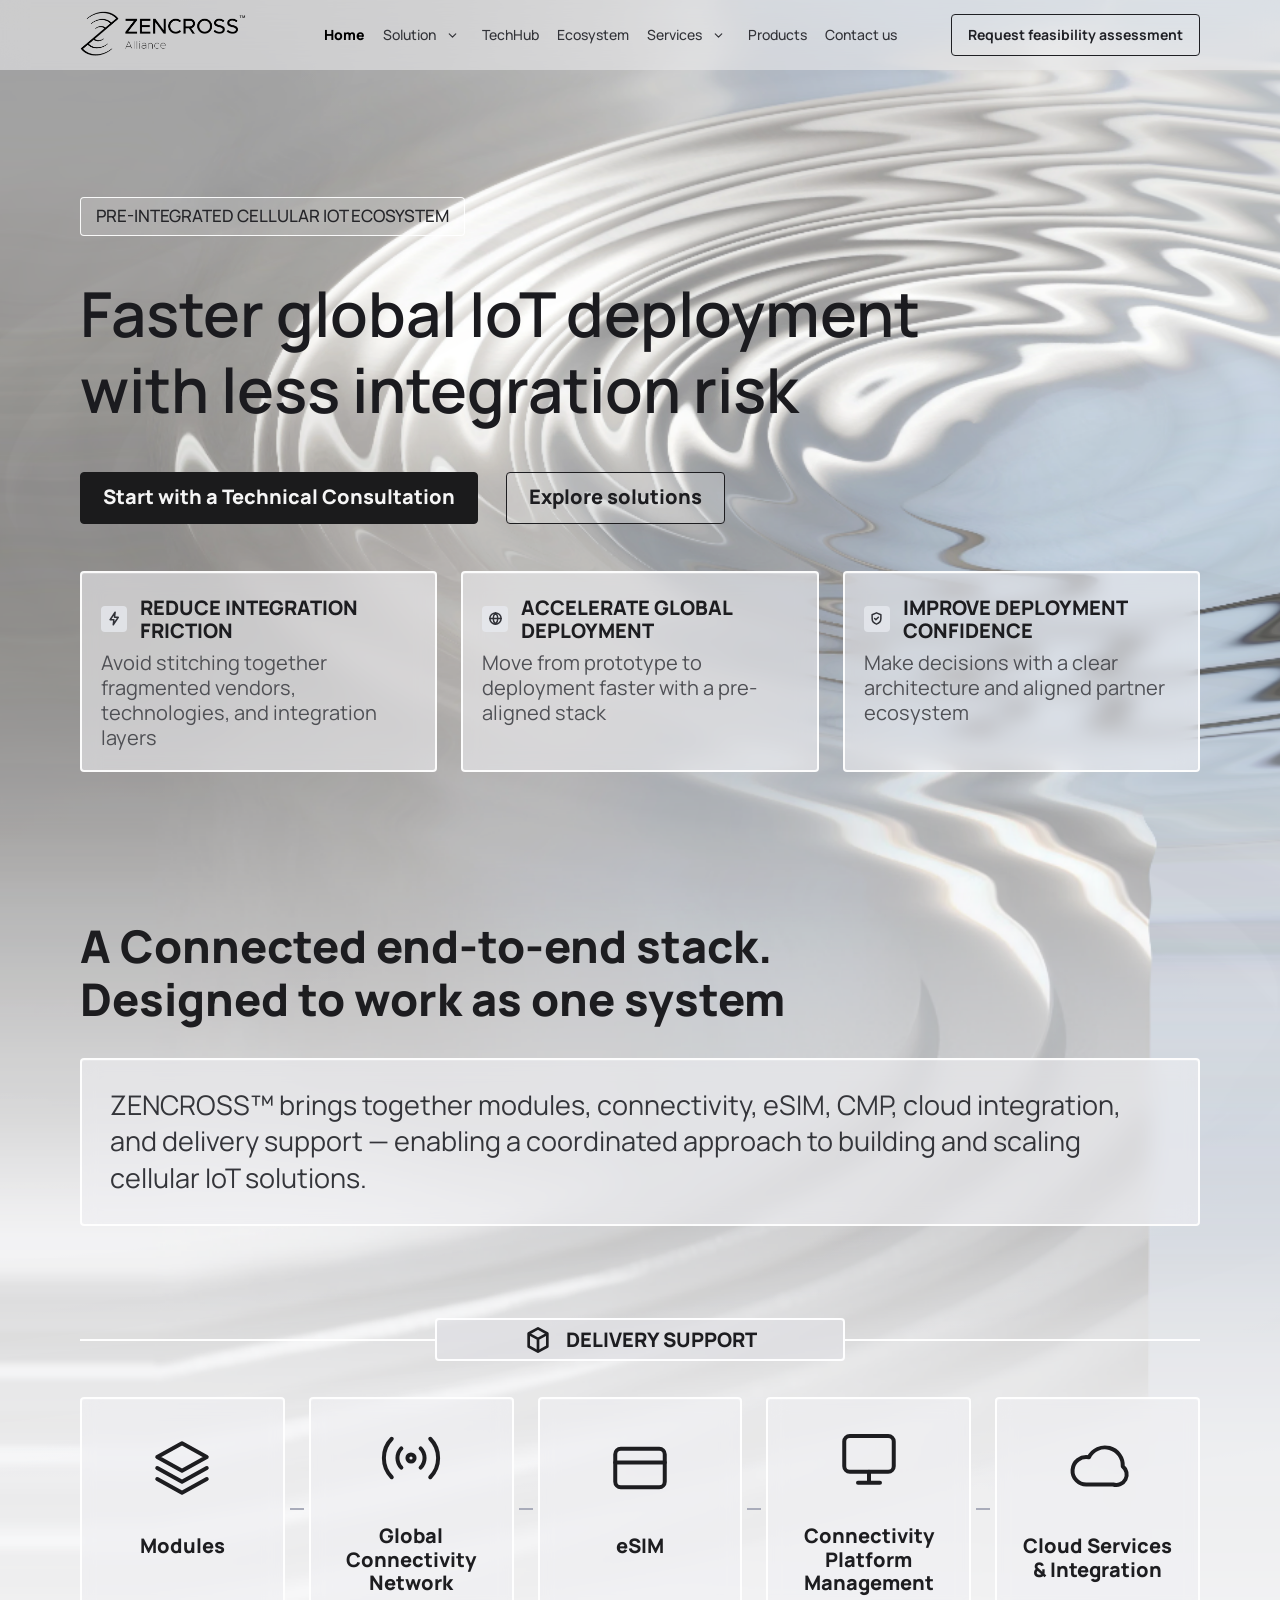
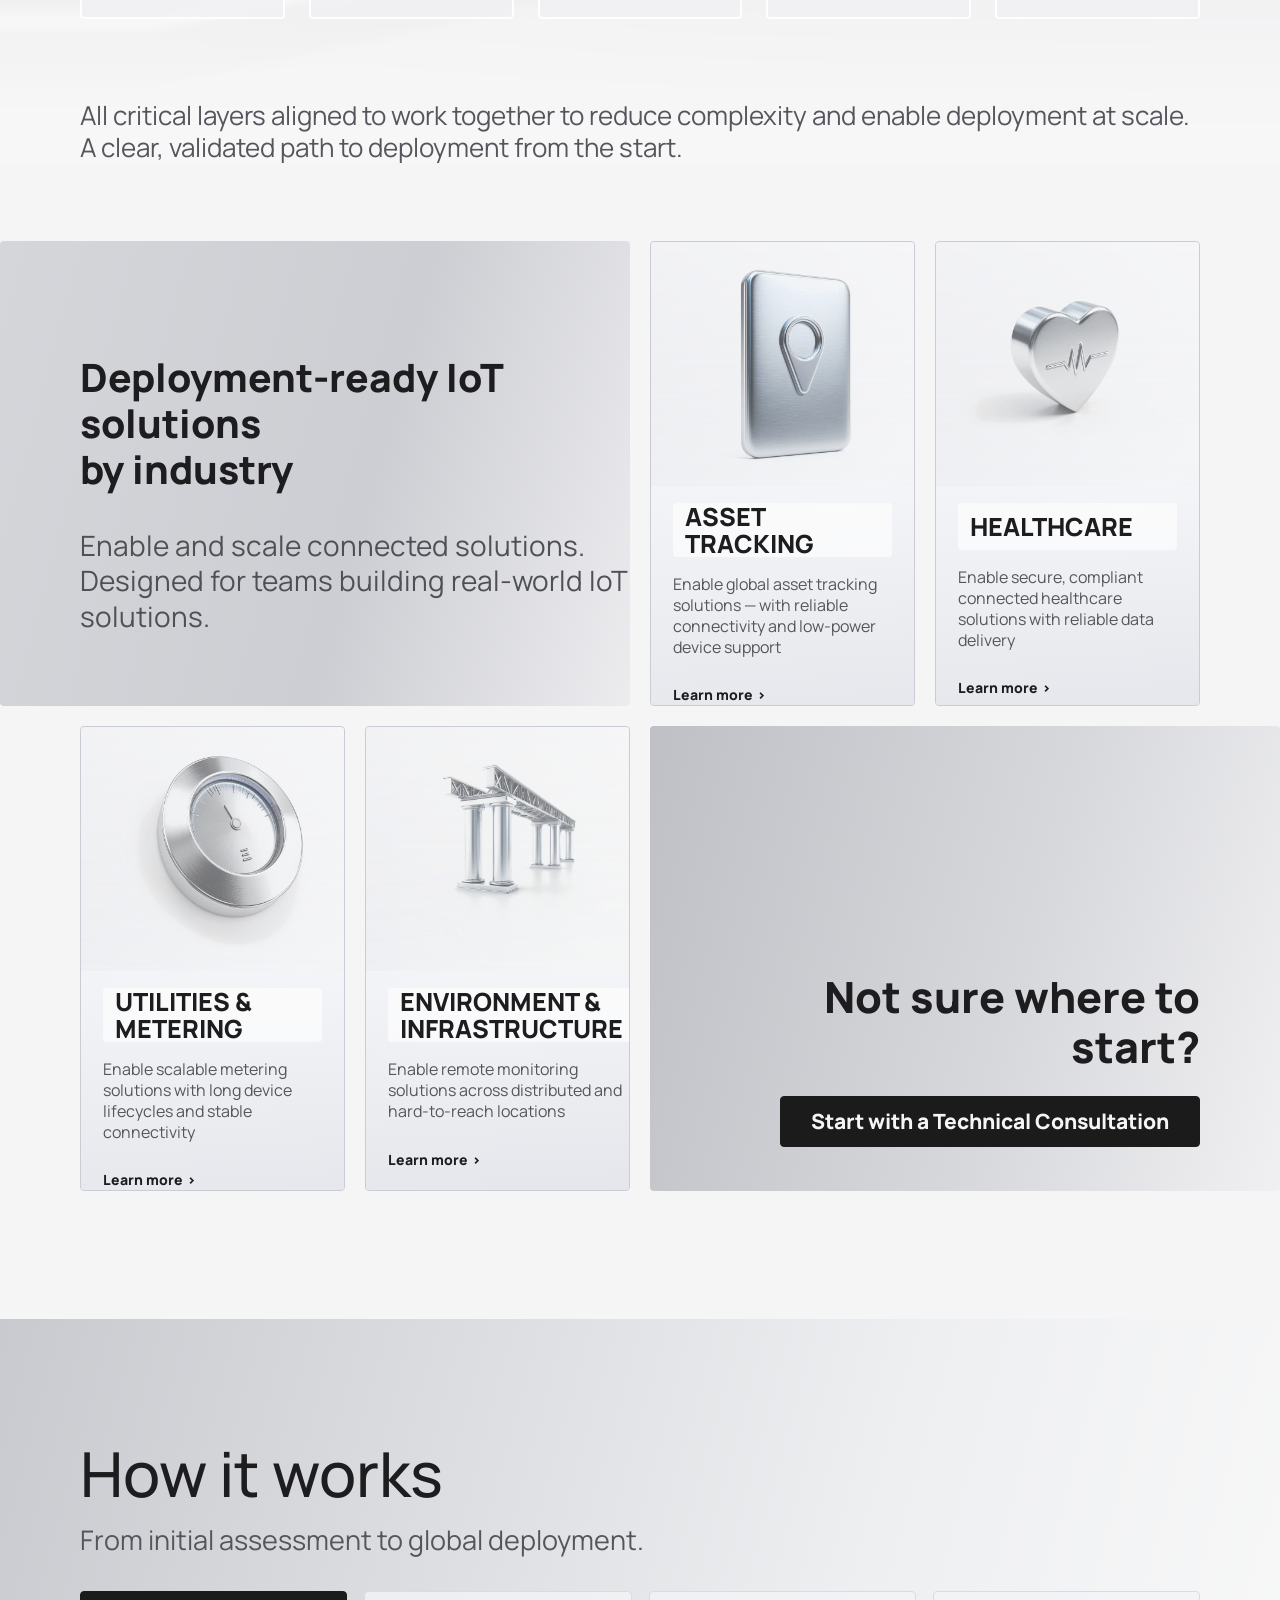
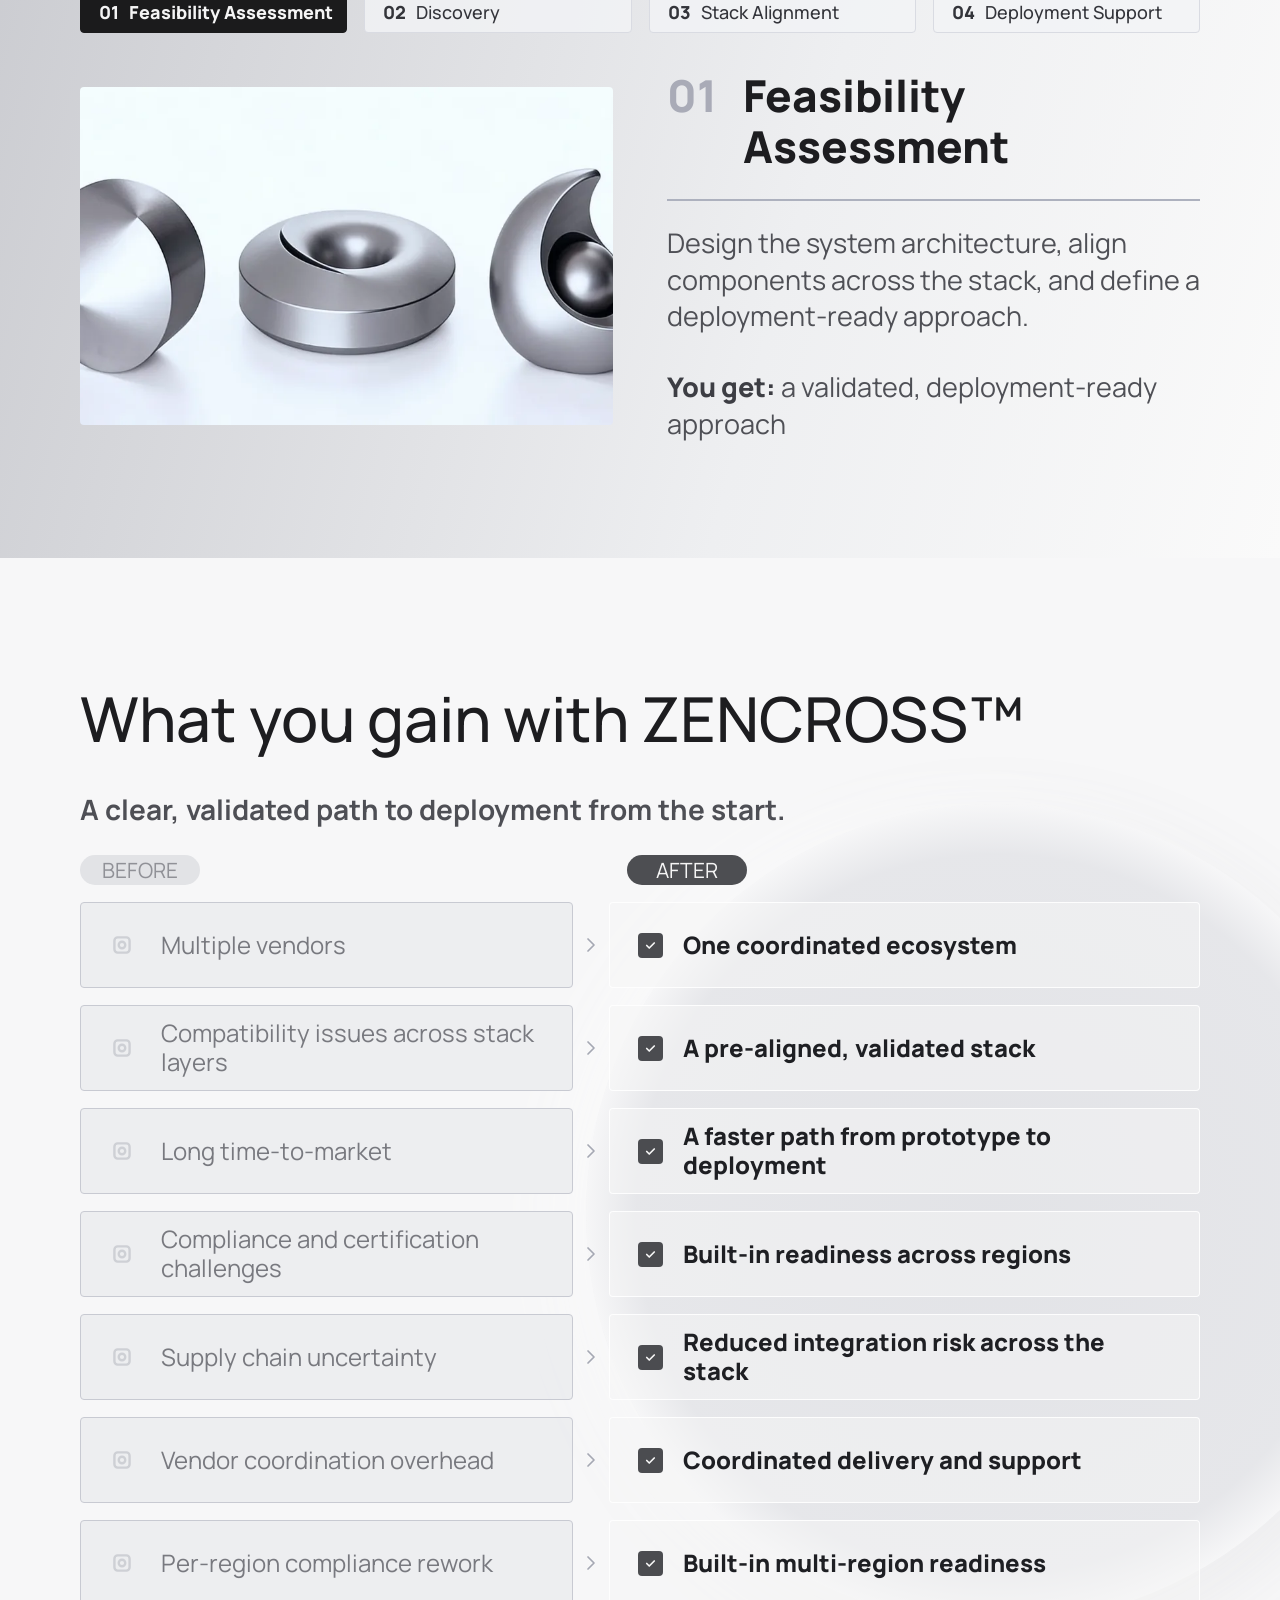
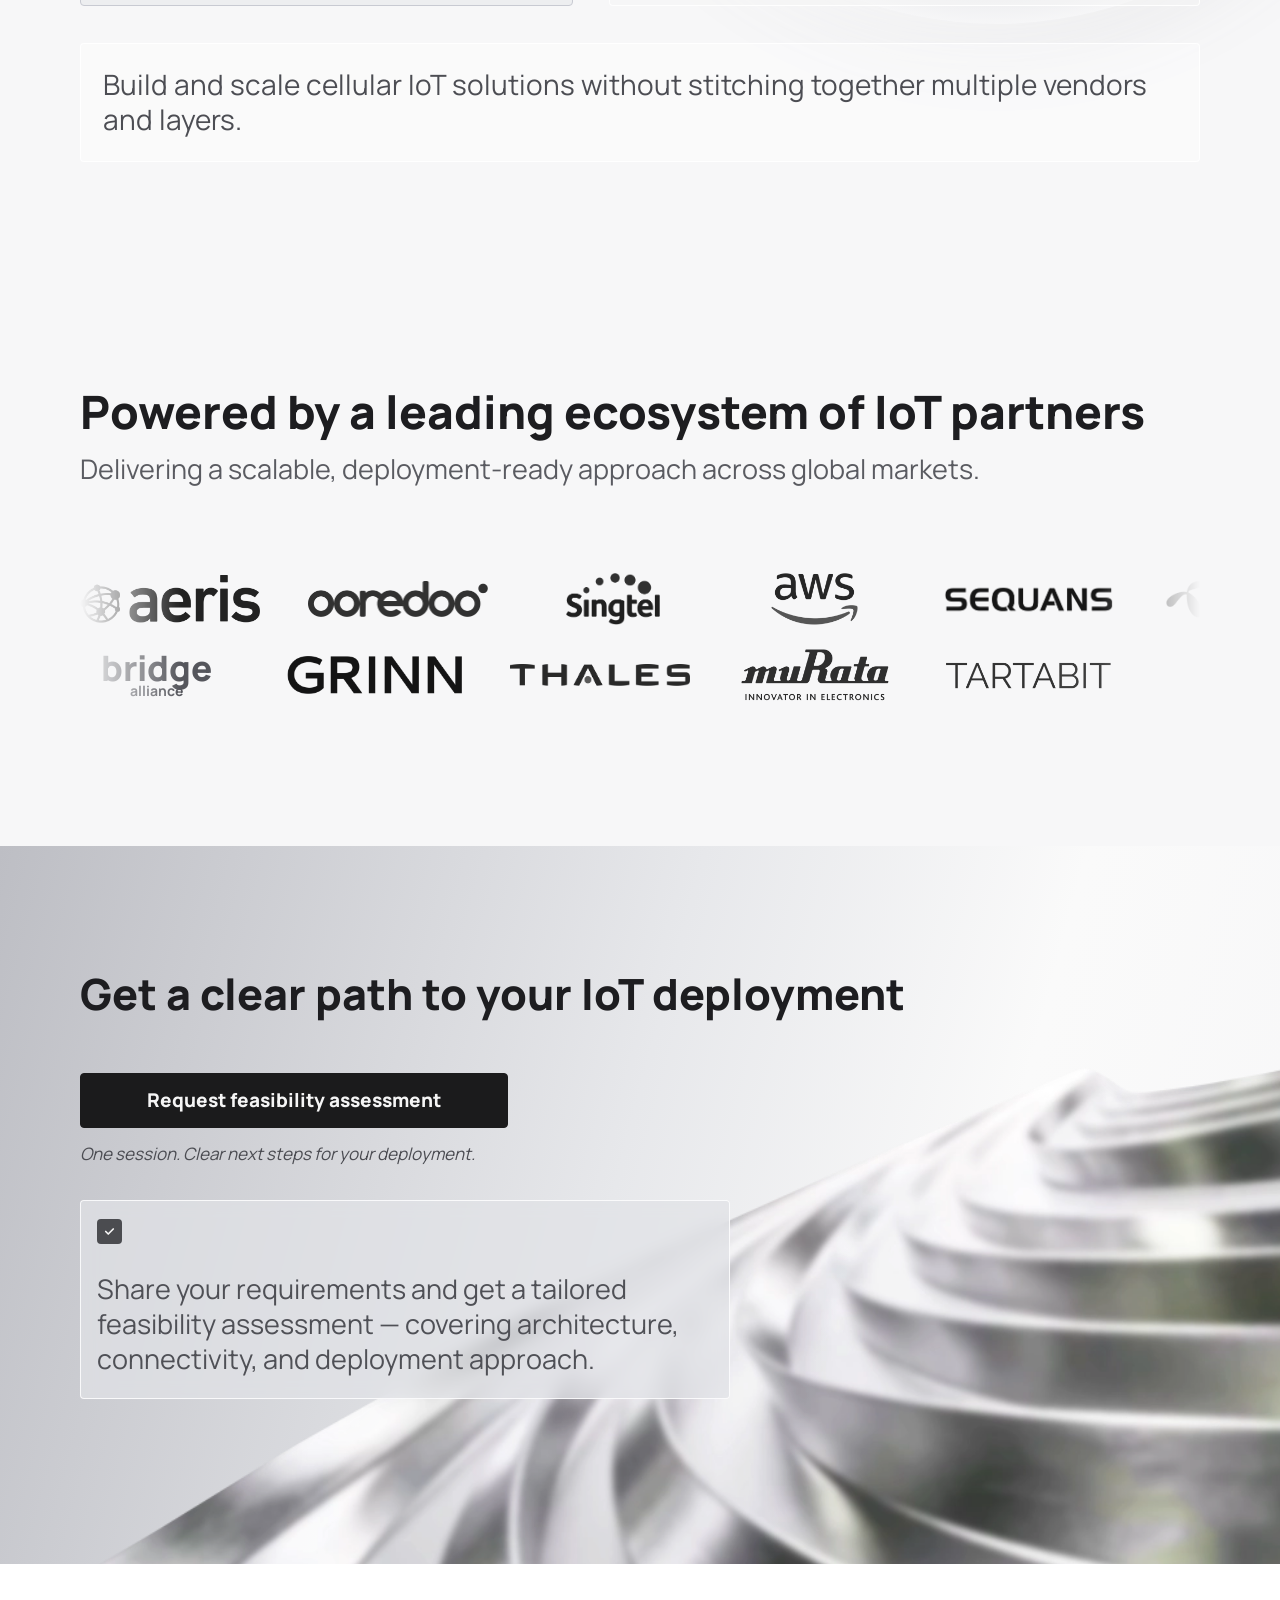
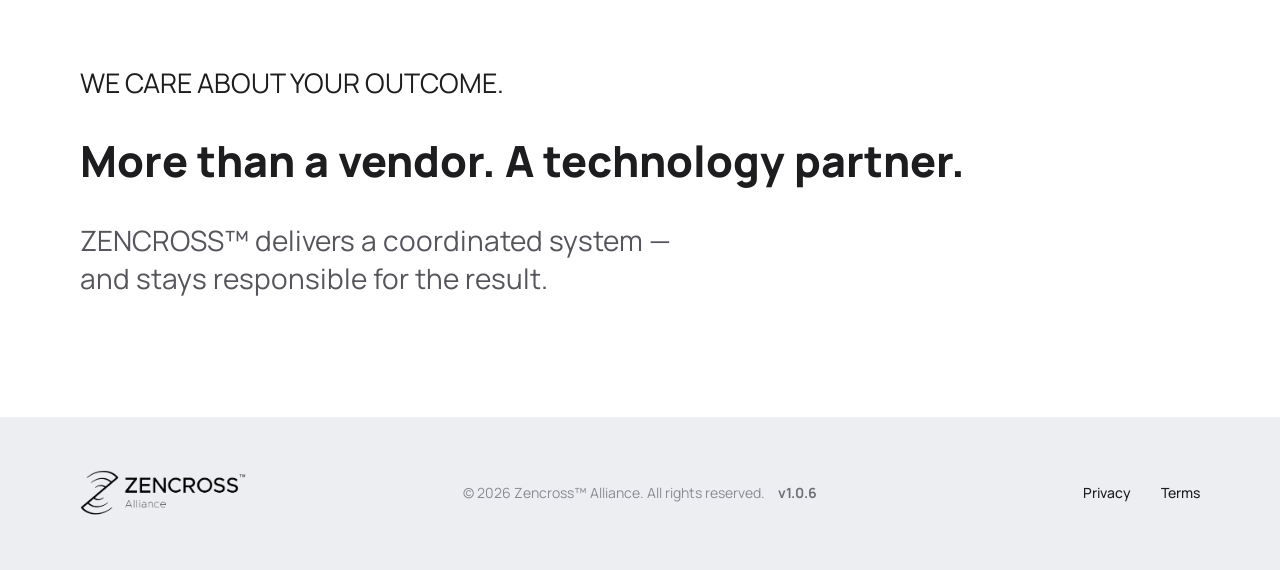
<file: index.html>
<!doctype html>
<html lang="en">
  <head>
    <meta charset="utf-8">
    <meta name="viewport" content="width=device-width, initial-scale=1">
    <title>Zencross Alliance</title>
    <meta
      name="description"
      content="Pre-integrated cellular IoT ecosystem for faster global deployment with less integration risk."
    >
    <link rel="preconnect" href="https://fonts.googleapis.com">
    <link rel="preconnect" href="https://fonts.gstatic.com" crossorigin>
    <link
      href="https://fonts.googleapis.com/css2?family=Manrope:wght@400;500;600;700;800&display=swap"
      rel="stylesheet"
    >
    <link rel="icon" type="image/png" href="images/favicon.fb209ea31b.png">
    <link rel="apple-touch-icon" href="images/favicon.fb209ea31b.png">
    <link rel="stylesheet" href="styles.e7c7b05d5d.css">
  </head>
  <body>
    <svg class="svg-sprite" aria-hidden="true" focusable="false">
      <symbol id="icon-chevron-down" viewBox="0 0 24 24">
        <path d="m6 9 6 6 6-6"></path>
      </symbol>
      <symbol id="icon-chevron-right" viewBox="0 0 24 24">
        <path d="m9 18 6-6-6-6"></path>
      </symbol>
      <symbol id="icon-bolt" viewBox="0 0 24 24">
        <path d="M13 2 5 14h6l-1 8 8-12h-6l1-8Z"></path>
      </symbol>
      <symbol id="icon-globe" viewBox="0 0 24 24">
        <circle cx="12" cy="12" r="9"></circle>
        <path d="M3 12h18M12 3c2.5 2.5 3.7 5.5 3.7 9S14.5 18.5 12 21c-2.5-2.5-3.7-5.5-3.7-9S9.5 5.5 12 3Z"></path>
      </symbol>
      <symbol id="icon-shield-check" viewBox="0 0 24 24">
        <path d="M12 3 19 6v6c0 4.4-2.8 7.5-7 9-4.2-1.5-7-4.6-7-9V6l7-3Z"></path>
        <path d="m9 12 2 2 4-4"></path>
      </symbol>
      <symbol id="icon-package" viewBox="0 0 24 24">
        <path d="m12 2 8 4.4v11.2L12 22l-8-4.4V6.4L12 2Z"></path>
        <path d="m4.5 7 7.5 4 7.5-4M12 11v10"></path>
      </symbol>
      <symbol id="icon-layers" viewBox="0 0 24 24">
        <path d="m12 3 9 5-9 5-9-5 9-5Z"></path>
        <path d="m3 12 9 5 9-5M3 16l9 5 9-5"></path>
      </symbol>
      <symbol id="icon-radio" viewBox="0 0 24 24">
        <path d="M8.5 8.5a5 5 0 0 0 0 7M15.5 8.5a5 5 0 0 1 0 7"></path>
        <path d="M5 5a10 10 0 0 0 0 14M19 5a10 10 0 0 1 0 14"></path>
        <circle cx="12" cy="12" r="1.3"></circle>
      </symbol>
      <symbol id="icon-card" viewBox="0 0 24 24">
        <rect x="3" y="5" width="18" height="14" rx="2"></rect>
        <path d="M3 10h18"></path>
      </symbol>
      <symbol id="icon-monitor" viewBox="0 0 24 24">
        <rect x="3" y="4" width="18" height="13" rx="2"></rect>
        <path d="M8 21h8M12 17v4"></path>
      </symbol>
      <symbol id="icon-cloud" viewBox="0 0 24 24">
        <path d="M17.5 18H8a5 5 0 1 1 .7-9.9A6.5 6.5 0 0 1 21 11.4 3.8 3.8 0 0 1 17.5 18Z"></path>
      </symbol>
      <symbol id="icon-check" viewBox="0 0 24 24">
        <path d="m6 12 4 4 8-8"></path>
      </symbol>
      <symbol id="icon-dot" viewBox="0 0 24 24">
        <rect x="5" y="5" width="14" height="14" rx="3"></rect>
        <circle cx="12" cy="12" r="3"></circle>
      </symbol>
    </svg>

    <header class="site-header">
      <div class="site-header__inner section-shell">
        <a class="brand" href="index.html" aria-label="Zencross Alliance home">
          <img src="images/a8db0850adeccb40d1b2ed8dbd5f8a7fbaae8c16-73cA2Af9.bd959b4462.png" alt="Zencross Alliance">
        </a>
        <nav class="main-nav" aria-label="Primary navigation">
          <a class="is-active" href="index.html">Home</a>
          <div class="nav-dropdown">
            <a class="nav-dropdown__link" href="verticals.html">Solution</a>
            <button class="nav-dropdown__toggle" type="button" aria-expanded="false" aria-label="Open Solution submenu">
              <svg class="icon icon--tiny"><use href="#icon-chevron-down"></use></svg>
            </button>
            <div class="nav-dropdown__menu" aria-label="Solution sections">
              <a href="verticals.html#asset-tracking">Asset Tracking</a>
              <a href="verticals.html#healthcare">Healthcare</a>
              <a href="verticals.html#utilities-metering">Utilities &amp; Metering</a>
              <a href="verticals.html#environment-infrastructure">Environment &amp; Infrastructure</a>
            </div>
          </div>
          <a href="techhub.html">TechHub</a>
          <a href="ecosystem.html">Ecosystem</a>
          <div class="nav-dropdown">
            <a class="nav-dropdown__link" href="services.html">Services</a>
            <button class="nav-dropdown__toggle" type="button" aria-expanded="false" aria-label="Open Services submenu">
              <svg class="icon icon--tiny"><use href="#icon-chevron-down"></use></svg>
            </button>
            <div class="nav-dropdown__menu" aria-label="Services sections">
              <a href="services.html#service-feasibility">Feasibility Assessment</a>
              <a href="services.html#service-discovery">Discovery Call</a>
              <a href="services.html#service-consultation">Consultation</a>
              <a href="services.html#services-choose">How to Choose</a>
            </div>
          </div>
          <a href="products.html">Products</a>
          <a href="contact.html">Contact us</a>
        </nav>
        <a class="button button--ghost site-header__cta" href="contact.html#assessment-intake">
          Request feasibility assessment
        </a>
      </div>
    </header>

    <main>
      <section class="hero-stack" aria-label="Zencross overview">
        <canvas class="hero-ripple-canvas" data-ripple-src="images/hero-surface.f8901c4d73.webp" aria-hidden="true"></canvas>
        <script id="hero-ripple-texture" type="application/json">"[data-uri]"</script>
        <div class="hero section-shell">
          <p class="eyebrow">PRE-INTEGRATED CELLULAR IOT ECOSYSTEM</p>
          <h1>Faster global IoT deployment<br>with less integration risk</h1>
          <div class="hero__actions">
            <a class="button button--dark" href="contact.html#assessment-intake">Start with a Technical Consultation</a>
            <a class="button button--light" href="#solutions">Explore solutions</a>
          </div>

          <div class="benefit-grid" aria-label="Key advantages">
            <article class="glass-card benefit-card">
              <div class="card-title">
                <span class="icon-box"><svg class="icon"><use href="#icon-bolt"></use></svg></span>
                <h2>Reduce integration friction</h2>
              </div>
              <p>Avoid stitching together fragmented vendors, technologies, and integration layers</p>
            </article>
            <article class="glass-card benefit-card">
              <div class="card-title">
                <span class="icon-box"><svg class="icon"><use href="#icon-globe"></use></svg></span>
                <h2>Accelerate global deployment</h2>
              </div>
              <p>Move from prototype to deployment faster with a pre-aligned stack</p>
            </article>
            <article class="glass-card benefit-card">
              <div class="card-title">
                <span class="icon-box"><svg class="icon"><use href="#icon-shield-check"></use></svg></span>
                <h2>Improve deployment confidence</h2>
              </div>
              <p>Make decisions with a clear architecture and aligned partner ecosystem</p>
            </article>
          </div>
        </div>

        <div class="stack section-shell">
          <h2 class="section-title stack__title">A Connected end-to-end stack. Designed to work as one system</h2>
          <p class="glass-card stack__summary">
            ZENCROSS&trade; brings together modules, connectivity, eSIM, CMP, cloud integration,
            and delivery support &mdash; enabling a coordinated approach to building and scaling
            cellular IoT solutions.
          </p>

          <div class="delivery-line">
            <span></span>
            <div class="delivery-line__label">
              <svg class="icon"><use href="#icon-package"></use></svg>
              Delivery Support
            </div>
            <span></span>
          </div>

          <div class="layer-grid" aria-label="Zencross stack layers">
            <article class="glass-card layer-card">
              <svg class="icon layer-card__icon"><use href="#icon-layers"></use></svg>
              <h3>Modules</h3>
            </article>
            <article class="glass-card layer-card">
              <svg class="icon layer-card__icon"><use href="#icon-radio"></use></svg>
              <h3>Global Connectivity Network</h3>
            </article>
            <article class="glass-card layer-card">
              <svg class="icon layer-card__icon"><use href="#icon-card"></use></svg>
              <h3>eSIM</h3>
            </article>
            <article class="glass-card layer-card">
              <svg class="icon layer-card__icon"><use href="#icon-monitor"></use></svg>
              <h3>Connectivity Platform Management</h3>
            </article>
            <article class="glass-card layer-card">
              <svg class="icon layer-card__icon"><use href="#icon-cloud"></use></svg>
              <h3>Cloud Services &amp; Integration</h3>
            </article>
          </div>

          <p class="stack__note">
            All critical layers aligned to work together to reduce complexity and enable deployment at scale.<br>
            A clear, validated path to deployment from the start.
          </p>
        </div>
      </section>

      <section class="solutions" id="solutions" aria-labelledby="solutions-title">
        <div class="section-shell solutions__grid">
          <article class="solution-lead">
            <div>
              <h2 id="solutions-title">Deployment-ready IoT solutions<br>by industry</h2>
              <p>Enable and scale connected solutions. Designed for teams building real-world IoT solutions.</p>
            </div>
          </article>

          <a class="industry-card industry-card--asset" href="verticals.html#asset-tracking" aria-label="Learn more about Asset Tracking">
            <img src="images/industry-asset-tracking.7d25f41a36.webp" alt="">
            <div class="industry-card__body">
              <h3>Asset Tracking</h3>
              <p>Enable global asset tracking solutions &mdash; with reliable connectivity and low-power device support</p>
              <span class="industry-card__link">Learn more <span aria-hidden="true">&rsaquo;</span></span>
            </div>
          </a>

          <a class="industry-card" href="verticals.html#healthcare" aria-label="Learn more about Healthcare">
            <img src="images/industry-healthcare.d2625a8fd7.webp" alt="">
            <div class="industry-card__body">
              <h3>Healthcare</h3>
              <p>Enable secure, compliant connected healthcare solutions with reliable data delivery</p>
              <span class="industry-card__link">Learn more <span aria-hidden="true">&rsaquo;</span></span>
            </div>
          </a>

          <a class="industry-card" href="verticals.html#utilities-metering" aria-label="Learn more about Utilities and Metering">
            <img src="images/industry-utilities-metering.812707f463.webp" alt="">
            <div class="industry-card__body">
              <h3>Utilities &amp; Metering</h3>
              <p>Enable scalable metering solutions with long device lifecycles and stable connectivity</p>
              <span class="industry-card__link">Learn more <span aria-hidden="true">&rsaquo;</span></span>
            </div>
          </a>

          <a class="industry-card" href="verticals.html#environment-infrastructure" aria-label="Learn more about Environment and Infrastructure">
            <img src="images/industry-environment-infrastructure.ddd53632a3.webp" alt="">
            <div class="industry-card__body">
              <h3>Environment &amp; Infrastructure</h3>
              <p>Enable remote monitoring solutions across distributed and hard-to-reach locations</p>
              <span class="industry-card__link">Learn more <span aria-hidden="true">&rsaquo;</span></span>
            </div>
          </a>

          <aside class="solution-cta">
            <h3>Not sure where to start?</h3>
            <a class="button button--dark" href="contact.html#assessment-intake">Start with a Technical Consultation</a>
          </aside>
        </div>
      </section>

      <section class="process" aria-labelledby="process-title">
        <div class="section-shell">
          <h2 id="process-title">How it works</h2>
          <p class="process__lead">From initial assessment to global deployment.</p>

          <div class="process-tabs" role="tablist" aria-label="Deployment process">
            <button class="process-tab is-active" type="button" role="tab" aria-selected="true" data-step="1">
              <span>01</span> Feasibility Assessment
            </button>
            <svg class="icon process-tabs__arrow"><use href="#icon-chevron-right"></use></svg>
            <button class="process-tab" type="button" role="tab" aria-selected="false" data-step="2">
              <span>02</span> Discovery
            </button>
            <svg class="icon process-tabs__arrow"><use href="#icon-chevron-right"></use></svg>
            <button class="process-tab" type="button" role="tab" aria-selected="false" data-step="3">
              <span>03</span> Stack Alignment
            </button>
            <svg class="icon process-tabs__arrow"><use href="#icon-chevron-right"></use></svg>
            <button class="process-tab" type="button" role="tab" aria-selected="false" data-step="4">
              <span>04</span> Deployment Support
            </button>
          </div>

          <div class="process-detail">
            <img src="images/process-objects.368e1d88dc.webp" alt="">
            <div class="process-panels">
              <article class="process-panel is-active" data-panel="1">
                <h3><span>01</span> Feasibility Assessment</h3>
                <p>Design the system architecture, align components across the stack, and define a deployment-ready approach.</p>
                <p><strong>You get:</strong> a validated, deployment-ready approach</p>
              </article>
              <article class="process-panel" data-panel="2" hidden>
                <h3><span>02</span> Discovery</h3>
                <p>Map requirements, regions, certifications, platform dependencies, and operating constraints before solution assembly.</p>
                <p><strong>You get:</strong> a clear requirement baseline for the full stack</p>
              </article>
              <article class="process-panel" data-panel="3" hidden>
                <h3><span>03</span> Stack Alignment</h3>
                <p>Coordinate modules, connectivity, eSIM, cloud, and management layers into one coherent deployment path.</p>
                <p><strong>You get:</strong> a pre-aligned ecosystem ready for execution</p>
              </article>
              <article class="process-panel" data-panel="4" hidden>
                <h3><span>04</span> Deployment Support</h3>
                <p>Move from decision to launch with coordinated delivery, partner routing, and rollout support across target regions.</p>
                <p><strong>You get:</strong> guided execution from assessment to deployment</p>
              </article>
            </div>
          </div>
        </div>
      </section>

      <section class="gains" aria-labelledby="gains-title">
        <div class="section-shell gains__inner">
          <h2 id="gains-title">What you gain with ZENCROSS&trade;</h2>
          <p class="gains__lead">A clear, validated path to deployment from the start.</p>

          <div class="comparison" aria-label="Before and after comparison">
            <div class="comparison__label comparison__label--before">Before</div>
            <div class="comparison__label comparison__label--after">After</div>

            <div class="compare-row">
              <div class="compare-item compare-item--before">
                <svg class="icon compare-item__mark"><use href="#icon-dot"></use></svg>
                Multiple vendors
              </div>
              <svg class="icon compare-row__arrow"><use href="#icon-chevron-right"></use></svg>
              <div class="compare-item compare-item--after">
                <span class="check-box"><svg class="icon"><use href="#icon-check"></use></svg></span>
                One coordinated ecosystem
              </div>
            </div>

            <div class="compare-row">
              <div class="compare-item compare-item--before">
                <svg class="icon compare-item__mark"><use href="#icon-dot"></use></svg>
                Compatibility issues across stack layers
              </div>
              <svg class="icon compare-row__arrow"><use href="#icon-chevron-right"></use></svg>
              <div class="compare-item compare-item--after">
                <span class="check-box"><svg class="icon"><use href="#icon-check"></use></svg></span>
                A pre-aligned, validated stack
              </div>
            </div>

            <div class="compare-row">
              <div class="compare-item compare-item--before">
                <svg class="icon compare-item__mark"><use href="#icon-dot"></use></svg>
                Long time-to-market
              </div>
              <svg class="icon compare-row__arrow"><use href="#icon-chevron-right"></use></svg>
              <div class="compare-item compare-item--after">
                <span class="check-box"><svg class="icon"><use href="#icon-check"></use></svg></span>
                A faster path from prototype to deployment
              </div>
            </div>

            <div class="compare-row">
              <div class="compare-item compare-item--before">
                <svg class="icon compare-item__mark"><use href="#icon-dot"></use></svg>
                Compliance and certification challenges
              </div>
              <svg class="icon compare-row__arrow"><use href="#icon-chevron-right"></use></svg>
              <div class="compare-item compare-item--after">
                <span class="check-box"><svg class="icon"><use href="#icon-check"></use></svg></span>
                Built-in readiness across regions
              </div>
            </div>

            <div class="compare-row">
              <div class="compare-item compare-item--before">
                <svg class="icon compare-item__mark"><use href="#icon-dot"></use></svg>
                Supply chain uncertainty
              </div>
              <svg class="icon compare-row__arrow"><use href="#icon-chevron-right"></use></svg>
              <div class="compare-item compare-item--after">
                <span class="check-box"><svg class="icon"><use href="#icon-check"></use></svg></span>
                Reduced integration risk across the stack
              </div>
            </div>

            <div class="compare-row">
              <div class="compare-item compare-item--before">
                <svg class="icon compare-item__mark"><use href="#icon-dot"></use></svg>
                Vendor coordination overhead
              </div>
              <svg class="icon compare-row__arrow"><use href="#icon-chevron-right"></use></svg>
              <div class="compare-item compare-item--after">
                <span class="check-box"><svg class="icon"><use href="#icon-check"></use></svg></span>
                Coordinated delivery and support
              </div>
            </div>

            <div class="compare-row">
              <div class="compare-item compare-item--before">
                <svg class="icon compare-item__mark"><use href="#icon-dot"></use></svg>
                Per-region compliance rework
              </div>
              <svg class="icon compare-row__arrow"><use href="#icon-chevron-right"></use></svg>
              <div class="compare-item compare-item--after">
                <span class="check-box"><svg class="icon"><use href="#icon-check"></use></svg></span>
                Built-in multi-region readiness
              </div>
            </div>
          </div>

          <p class="gains__summary">
            Build and scale cellular IoT solutions without stitching together multiple vendors and layers.
          </p>
        </div>
      </section>

      <section class="ecosystem" id="ecosystem" aria-labelledby="ecosystem-title">
        <div class="section-shell">
          <h2 id="ecosystem-title">Powered by a leading ecosystem of IoT partners</h2>
          <p>Delivering a scalable, deployment-ready approach across global markets.</p>

          <div class="partner-marquee" aria-label="Partner ecosystem">
            <ul class="partner-grid">
              <li><img src="images/f1d3aba287111fe16b0bd13a0281e5b9c2f3925b-B0FGPva3.6b44c8786c.png" alt="Aeris"></li>
              <li class="partner-word partner-word--bridge"><span>bridge</span><small>alliance</small></li>
              <li><img src="images/ef6376434dd243ee753cccb96e86e4a07b862df9-CNCmeGQi.0d42750b40.png" alt="Ooredoo"></li>
              <li><img src="images/d9491509bb426616330ff1bd34c70c8a1ddb8aa6-B9MBwxk2.22f662d3f8.png" alt="GRINN"></li>
              <li><img src="images/a8f1764b82ee0b5441c2afe1c856c8869d4c3976-C6xQBXdw.b4334b5d3f.png" alt="Singtel"></li>
              <li><img src="images/f27771348a82d8f48b825143047ca6e91b2f12e8-Czi2yhrV.ec7a71ed74.png" alt="Thales"></li>
              <li><img src="images/21968b8249b9f66140d61035a71bb2ef80d58a27-DZQUqBPl.9c2ac18cbd.png" alt="AWS"></li>
              <li><img src="images/034505e3e9c8795d345e43cd8920cfc2802b8d6c-DrcZD1OD.386e47546b.png" alt="miRata"></li>
              <li><img class="partner-logo--sequans" src="images/68966d95ebb189eaa0d587efa3a70118aa7f1f7d-CwtBDJV7.094e12f7e4.png" alt="Sequans"></li>
              <li><img src="images/9707b62220c6e498bfc83218f44a7fea2703859d-DN6c4S3V.9054c08a9f.png" alt="Tartabit"></li>
              <li><img src="images/dc5ee4d21451610cd1f81a01737dbd437d120d0e-DqXoZOoe.45ea5d19bc.png" alt="Telenor IoT"></li>
              <li class="partner-word partner-word--psa">PSA</li>
            </ul>
          </div>
        </div>
      </section>

      <section class="assessment" id="assessment" aria-labelledby="assessment-title">
        <img
          class="assessment__media"
          src="images/assessment-path.81565d3b14.webp"
          alt=""
        >
        <div class="section-shell assessment__inner">
          <h2 id="assessment-title">Get a clear path to your IoT deployment</h2>
          <a class="button button--dark assessment__button" href="contact.html#assessment-intake">Request feasibility assessment</a>
          <p class="assessment__caption">One session. Clear next steps for your deployment.</p>
          <div class="assessment__panel">
            <span class="check-box"><svg class="icon"><use href="#icon-check"></use></svg></span>
            <p>
              Share your requirements and get a tailored feasibility assessment
              &mdash; covering architecture, connectivity, and deployment approach.
            </p>
          </div>
        </div>
      </section>

      <section class="partner-promise" id="contact" aria-labelledby="promise-title">
        <div class="section-shell partner-promise__inner">
          <p class="partner-promise__kicker">We care about your outcome.</p>
          <h2 id="promise-title">More than a vendor. A technology partner.</h2>
          <p>ZENCROSS&trade; delivers a coordinated system &mdash;<br>and stays responsible for the result.</p>
        </div>
      </section>
    </main>

    <footer class="site-footer">
      <div class="section-shell site-footer__inner">
        <img src="images/fce45d0a20eead5daaf7659a6a120ed67c2400b0-C3vxxQ8u.fb635e34e4.png" alt="Zencross Alliance">
        <p>&copy; 2026 Zencross&trade; Alliance. All rights reserved. <span class="site-version">v1.0.6</span></p>
        <nav aria-label="Footer navigation">
          <a href="privacy.html">Privacy</a>
          <a href="terms.html">Terms</a>
        </nav>
      </div>
    </footer>

    <script src="script.bbac9ffeda.js"></script>
  </body>
</html>
</file>
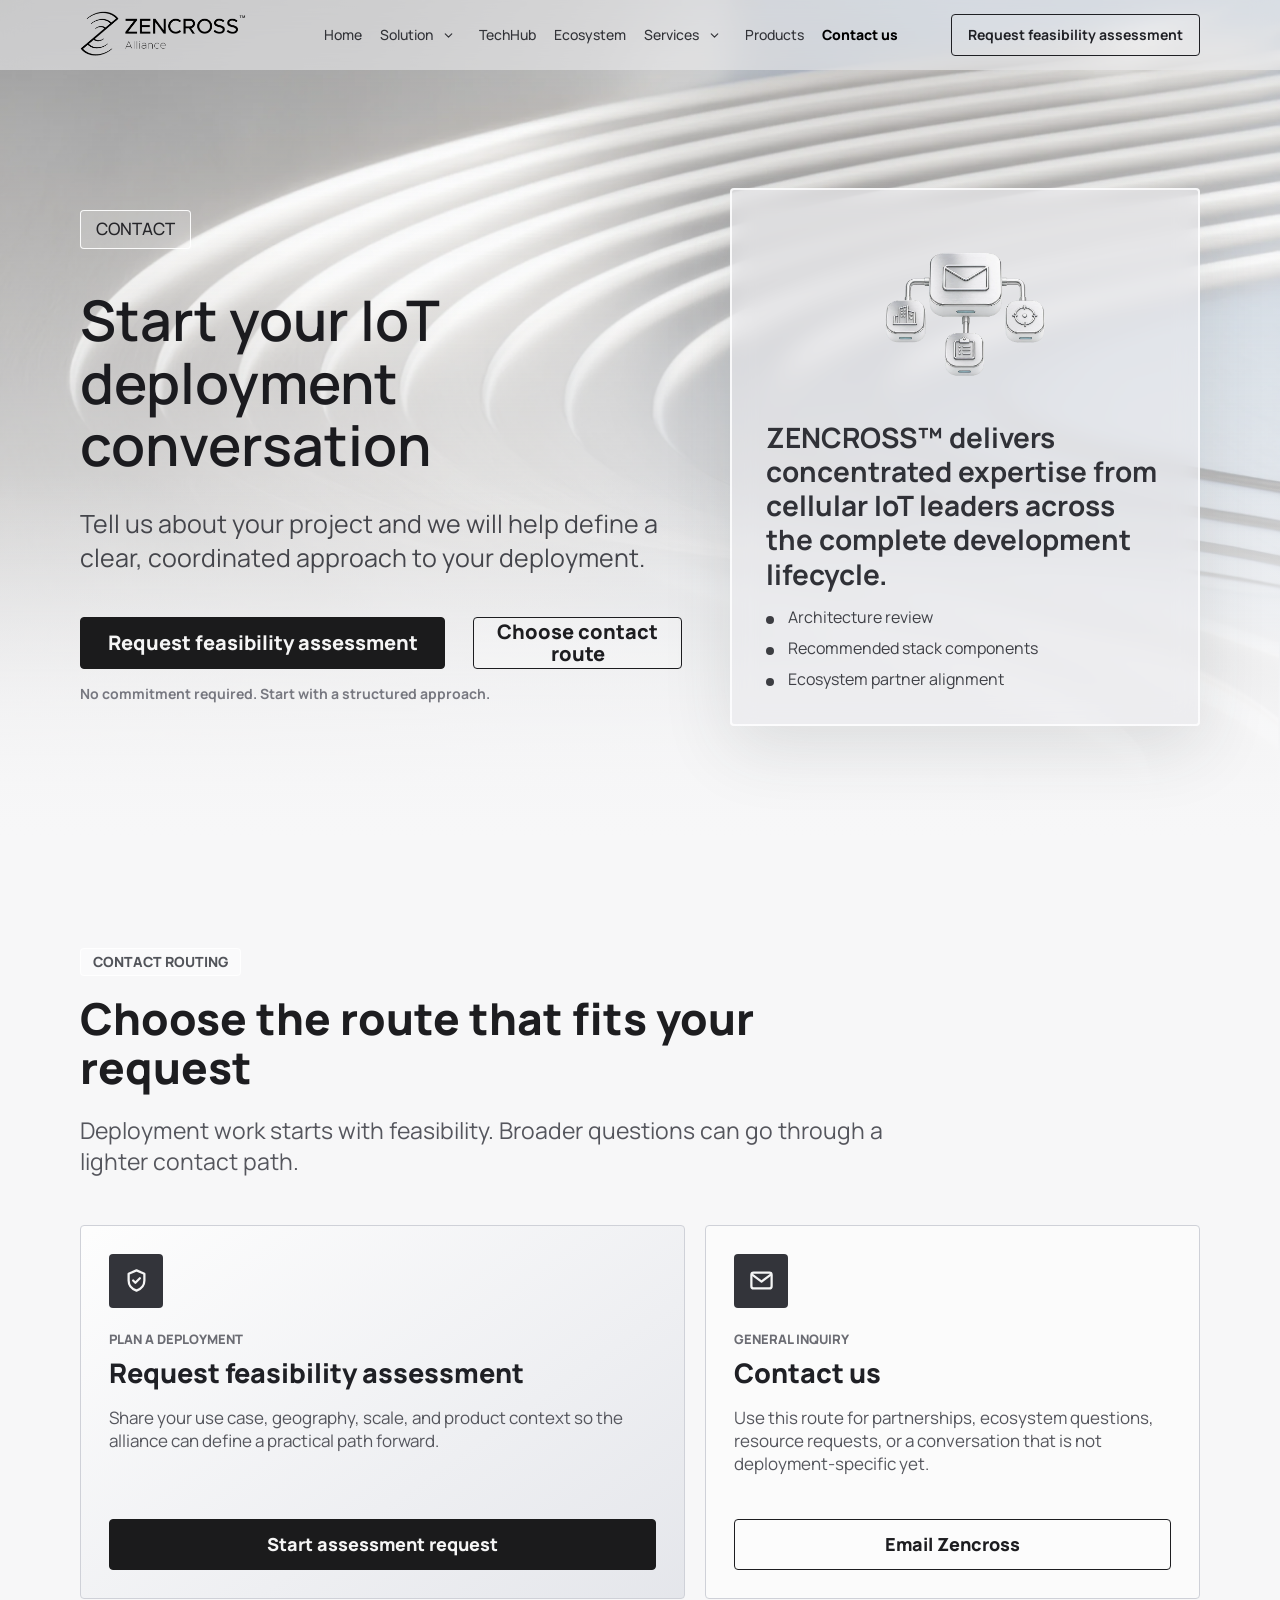
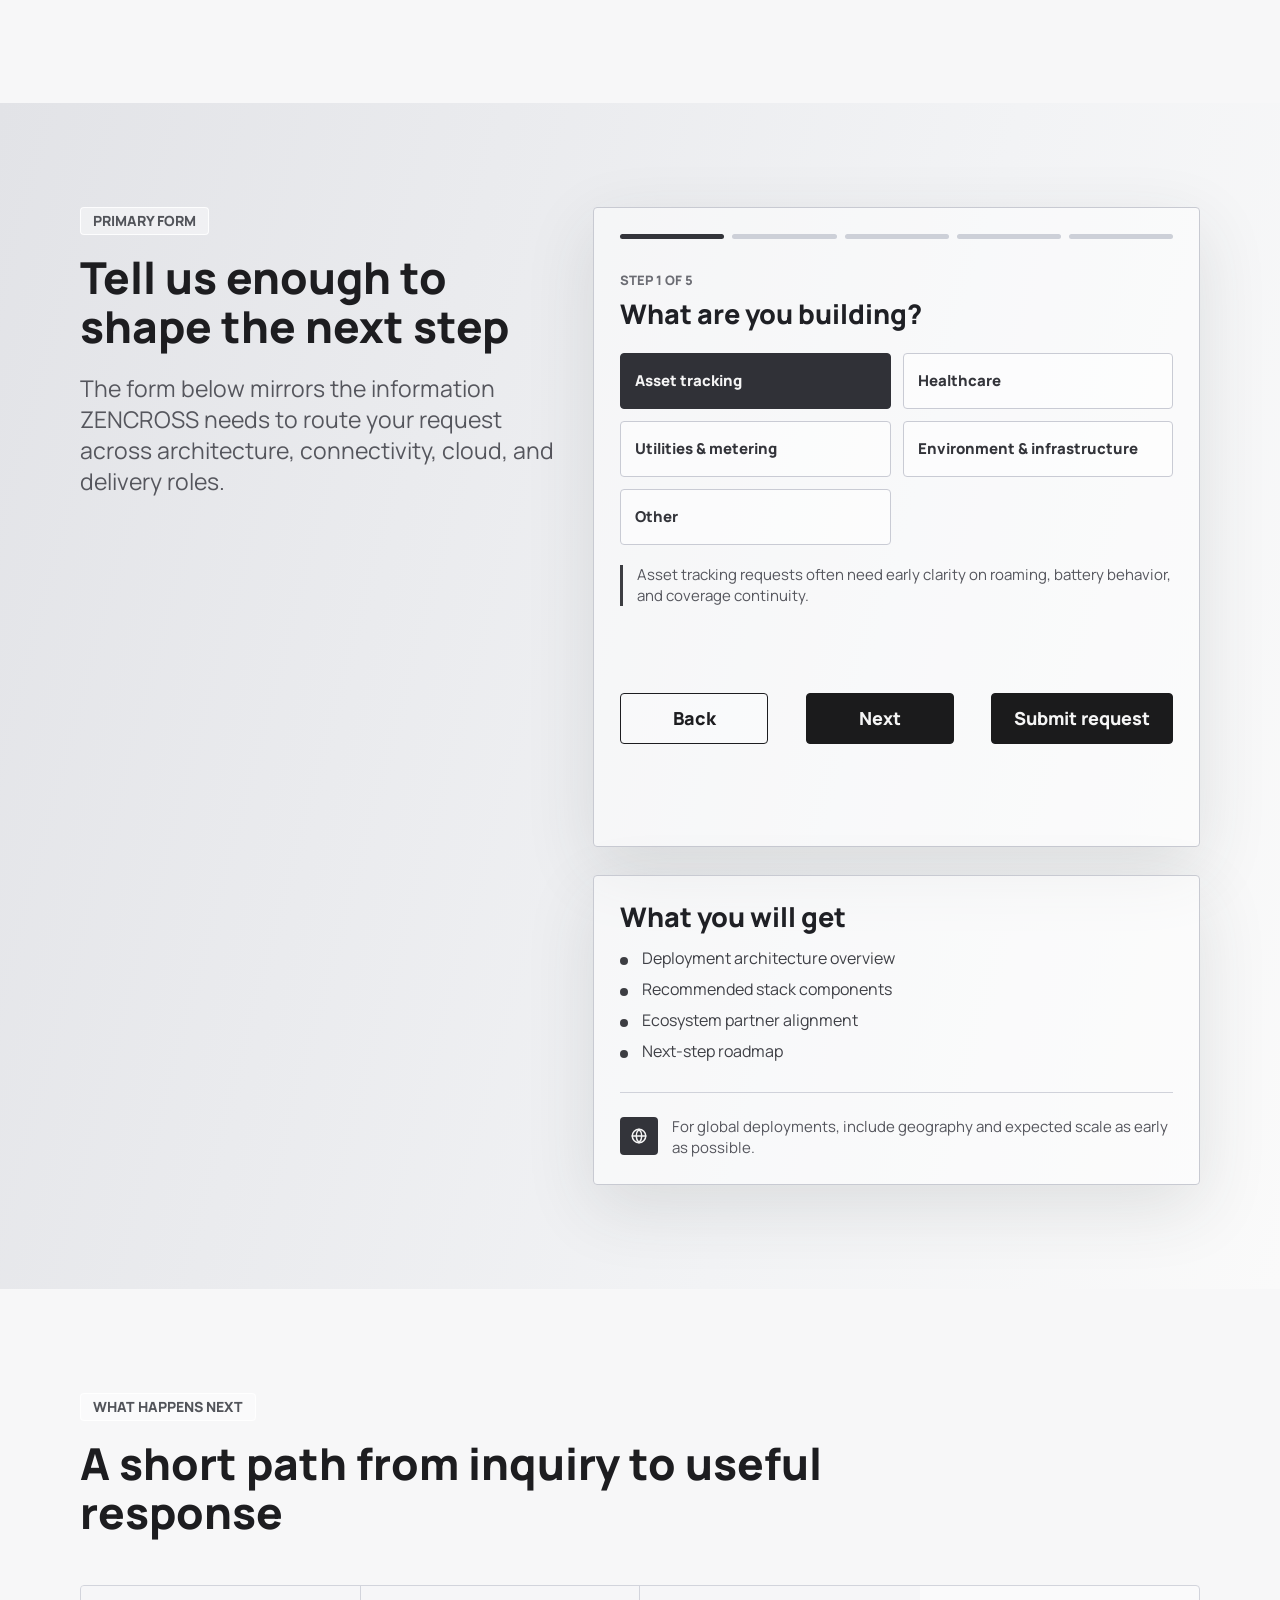
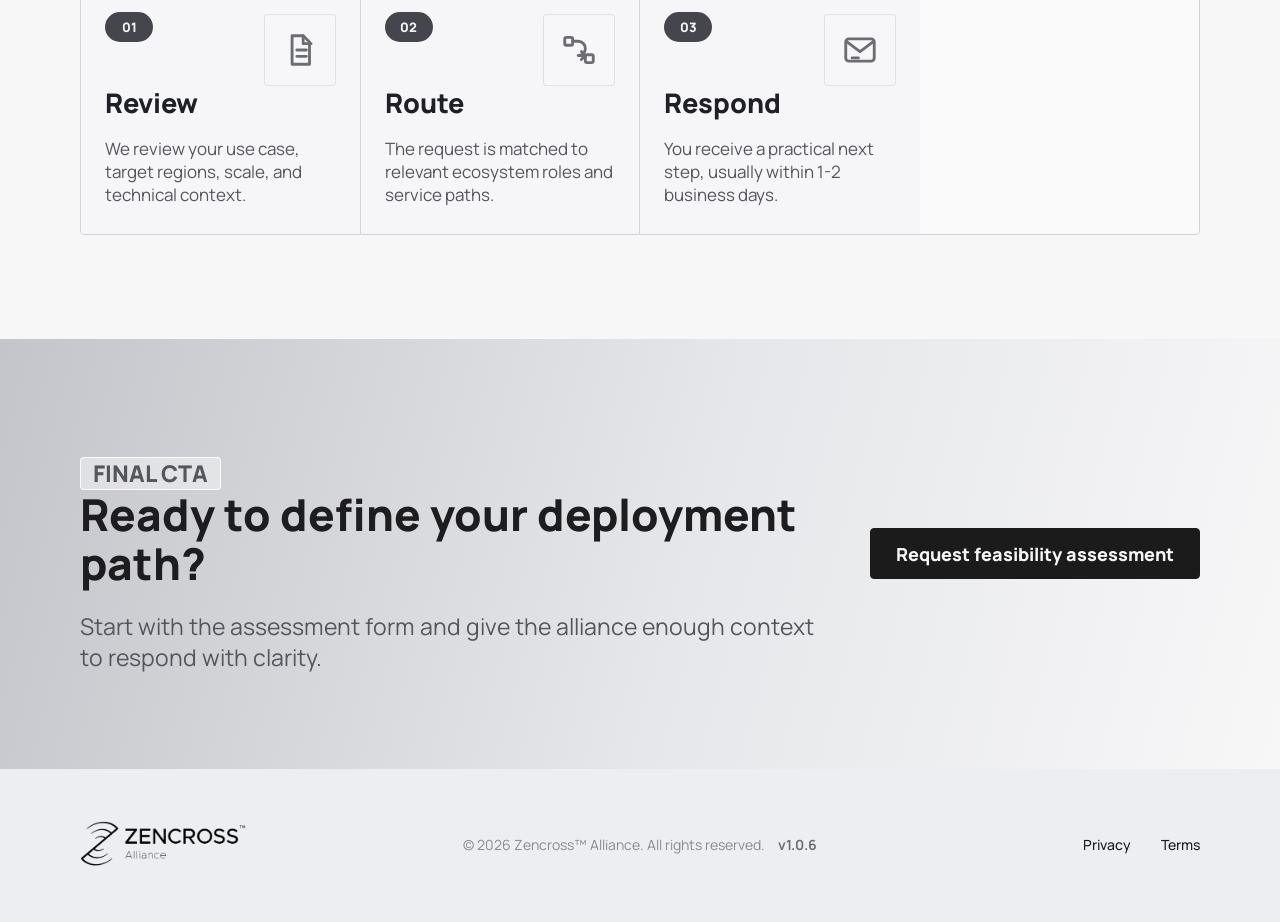
<file: contact.html>
<!doctype html>
<html lang="en">
  <head>
    <meta charset="utf-8">
    <meta name="viewport" content="width=device-width, initial-scale=1">
    <title>Contact | Zencross Alliance</title>
    <meta
      name="description"
      content="Start a Zencross Alliance IoT deployment conversation and request a feasibility assessment for your project."
    >
    <link rel="preconnect" href="https://fonts.googleapis.com">
    <link rel="preconnect" href="https://fonts.gstatic.com" crossorigin>
    <link
      href="https://fonts.googleapis.com/css2?family=Manrope:wght@400;500;600;700;800&display=swap"
      rel="stylesheet"
    >
    <link rel="icon" type="image/png" href="images/favicon.fb209ea31b.png">
    <link rel="apple-touch-icon" href="images/favicon.fb209ea31b.png">
    <link rel="stylesheet" href="styles.e7c7b05d5d.css">
  </head>
  <body class="content-page contact-page">
    <svg class="svg-sprite" aria-hidden="true" focusable="false">
      <symbol id="icon-chevron-down" viewBox="0 0 24 24"><path d="m6 9 6 6 6-6"></path></symbol>
      <symbol id="icon-chevron-right" viewBox="0 0 24 24"><path d="m9 18 6-6-6-6"></path></symbol>
      <symbol id="icon-shield-check" viewBox="0 0 24 24"><path d="M12 3 19 6v6c0 4.4-2.8 7.5-7 9-4.2-1.5-7-4.6-7-9V6l7-3Z"></path><path d="m9 12 2 2 4-4"></path></symbol>
      <symbol id="icon-globe" viewBox="0 0 24 24"><circle cx="12" cy="12" r="9"></circle><path d="M3 12h18M12 3c2.5 2.5 3.7 5.5 3.7 9S14.5 18.5 12 21c-2.5-2.5-3.7-5.5-3.7-9S9.5 5.5 12 3Z"></path></symbol>
      <symbol id="icon-mail" viewBox="0 0 24 24"><rect x="3" y="5" width="18" height="14" rx="2"></rect><path d="m4 7 8 6 8-6"></path></symbol>
      <symbol id="icon-user" viewBox="0 0 24 24"><circle cx="12" cy="8" r="4"></circle><path d="M4 21a8 8 0 0 1 16 0"></path></symbol>
      <symbol id="icon-building" viewBox="0 0 24 24"><path d="M4 21V5l8-3 8 3v16"></path><path d="M9 21v-6h6v6M8 8h.01M12 8h.01M16 8h.01M8 12h.01M16 12h.01"></path></symbol>
    </svg>

    <header class="site-header">
      <div class="site-header__inner section-shell">
        <a class="brand" href="index.html" aria-label="Zencross Alliance home">
          <img src="images/a8db0850adeccb40d1b2ed8dbd5f8a7fbaae8c16-73cA2Af9.bd959b4462.png" alt="Zencross Alliance">
        </a>
        <nav class="main-nav" aria-label="Primary navigation">
          <a href="index.html">Home</a>
          <div class="nav-dropdown">
            <a class="nav-dropdown__link" href="verticals.html">Solution</a>
            <button class="nav-dropdown__toggle" type="button" aria-expanded="false" aria-label="Open Solution submenu">
              <svg class="icon icon--tiny"><use href="#icon-chevron-down"></use></svg>
            </button>
            <div class="nav-dropdown__menu" aria-label="Solution sections">
              <a href="verticals.html#asset-tracking">Asset Tracking</a>
              <a href="verticals.html#healthcare">Healthcare</a>
              <a href="verticals.html#utilities-metering">Utilities &amp; Metering</a>
              <a href="verticals.html#environment-infrastructure">Environment &amp; Infrastructure</a>
            </div>
          </div>
          <a href="techhub.html">TechHub</a>
          <a href="ecosystem.html">Ecosystem</a>
          <div class="nav-dropdown">
            <a class="nav-dropdown__link" href="services.html">Services</a>
            <button class="nav-dropdown__toggle" type="button" aria-expanded="false" aria-label="Open Services submenu">
              <svg class="icon icon--tiny"><use href="#icon-chevron-down"></use></svg>
            </button>
            <div class="nav-dropdown__menu" aria-label="Services sections">
              <a href="services.html#service-feasibility">Feasibility Assessment</a>
              <a href="services.html#service-discovery">Discovery Call</a>
              <a href="services.html#service-consultation">Consultation</a>
              <a href="services.html#services-choose">How to Choose</a>
            </div>
          </div>
          <a href="products.html">Products</a>
          <a class="is-active" href="contact.html">Contact us</a>
        </nav>
        <a class="button button--ghost site-header__cta" href="#assessment-intake">
          Request feasibility assessment
        </a>
      </div>
    </header>

    <main>
      <section class="subpage-hero subpage-hero--contact" aria-labelledby="contact-hero-title">
        <div class="subpage-hero__inner section-shell">
          <div class="subpage-hero__content">
            <p class="eyebrow">CONTACT</p>
            <h1 id="contact-hero-title">Start your IoT deployment conversation</h1>
            <p>
              Tell us about your project and we will help define a clear,
              coordinated approach to your deployment.
            </p>
            <div class="hero__actions">
              <a class="button button--dark" href="#assessment-intake">Request feasibility assessment</a>
              <a class="button button--light" href="#contact-routing">Choose contact route</a>
            </div>
            <p class="micro-copy">No commitment required. Start with a structured approach.</p>
          </div>
          <aside class="subpage-hero__panel hero-infographic">
            <img class="hero-infographic__asset" src="images/page-contact-visual.70dac0f6a2.webp" alt="">
            <p>ZENCROSS&trade; delivers concentrated expertise from cellular IoT leaders across the complete development lifecycle.</p>
            <ul class="compact-list">
              <li>Architecture review</li>
              <li>Recommended stack components</li>
              <li>Ecosystem partner alignment</li>
            </ul>
          </aside>
        </div>
      </section>

      <section class="page-section" id="contact-routing" aria-labelledby="contact-routing-title">
        <div class="section-shell">
          <div class="page-section__head">
            <p class="section-kicker">CONTACT ROUTING</p>
            <h2 id="contact-routing-title">Choose the route that fits your request</h2>
            <p>Deployment work starts with feasibility. Broader questions can go through a lighter contact path.</p>
          </div>

          <div class="routing-grid">
            <article class="routing-card routing-card--primary">
              <span class="routing-card__icon"><svg class="icon"><use href="#icon-shield-check"></use></svg></span>
              <p class="service-card__label">Plan a deployment</p>
              <h3>Request feasibility assessment</h3>
              <p>Share your use case, geography, scale, and product context so the alliance can define a practical path forward.</p>
              <a class="button button--dark" href="#assessment-intake">Start assessment request</a>
            </article>

            <article class="routing-card">
              <span class="routing-card__icon"><svg class="icon"><use href="#icon-mail"></use></svg></span>
              <p class="service-card__label">General inquiry</p>
              <h3>Contact us</h3>
              <p>Use this route for partnerships, ecosystem questions, resource requests, or a conversation that is not deployment-specific yet.</p>
              <a class="button button--light" href="mailto:hello@zencross-alliance.com">Email Zencross</a>
            </article>
          </div>
        </div>
      </section>

      <section class="page-section page-section--soft" id="assessment-intake" aria-labelledby="assessment-intake-title">
        <div class="section-shell intake-layout">
          <div>
            <p class="section-kicker">PRIMARY FORM</p>
            <h2 id="assessment-intake-title">Tell us enough to shape the next step</h2>
            <p>
              The form below mirrors the information ZENCROSS needs to route your
              request across architecture, connectivity, cloud, and delivery roles.
            </p>
          </div>

          <form class="intake-form" novalidate>
            <div class="intake-progress" aria-label="Assessment request progress">
              <span class="intake-progress__segment is-active"></span>
              <span class="intake-progress__segment"></span>
              <span class="intake-progress__segment"></span>
              <span class="intake-progress__segment"></span>
              <span class="intake-progress__segment"></span>
            </div>

            <section class="intake-step is-active" data-step="0" aria-labelledby="intake-step-use-case">
              <p class="service-card__label">Step 1 of 5</p>
              <h3 id="intake-step-use-case">What are you building?</h3>
              <div class="choice-grid" role="radiogroup" aria-label="Use case">
                <label><input type="radio" name="useCase" value="Asset tracking" checked><span>Asset tracking</span></label>
                <label><input type="radio" name="useCase" value="Healthcare"><span>Healthcare</span></label>
                <label><input type="radio" name="useCase" value="Utilities and metering"><span>Utilities &amp; metering</span></label>
                <label><input type="radio" name="useCase" value="Environment and infrastructure"><span>Environment &amp; infrastructure</span></label>
                <label><input type="radio" name="useCase" value="Other"><span>Other</span></label>
              </div>
              <p class="intake-hint" data-hint="useCase">
                Asset tracking requests often need early clarity on roaming, battery behavior, and coverage continuity.
              </p>
            </section>

            <section class="intake-step" data-step="1" aria-labelledby="intake-step-context" hidden>
              <p class="service-card__label">Step 2 of 5</p>
              <h3 id="intake-step-context">Describe the deployment scenario</h3>
              <label class="field">
                <span>Project context</span>
                <textarea name="context" rows="6" placeholder="Example: battery-powered trackers for high-value assets moving across Europe and APAC."></textarea>
              </label>
            </section>

            <section class="intake-step" data-step="2" aria-labelledby="intake-step-scope" hidden>
              <p class="service-card__label">Step 3 of 5</p>
              <h3 id="intake-step-scope">Where and at what scale?</h3>
              <div class="field-group">
                <p>Target geography</p>
                <div class="choice-grid choice-grid--compact">
                  <label><input type="checkbox" name="geography" value="North America"><span>North America</span></label>
                  <label><input type="checkbox" name="geography" value="Europe" checked><span>Europe</span></label>
                  <label><input type="checkbox" name="geography" value="APAC"><span>APAC</span></label>
                  <label><input type="checkbox" name="geography" value="Middle East and Africa"><span>MEA</span></label>
                  <label><input type="checkbox" name="geography" value="Global"><span>Global</span></label>
                </div>
              </div>
              <div class="field-group">
                <p>Expected scale</p>
                <div class="choice-grid choice-grid--compact" role="radiogroup" aria-label="Expected scale">
                  <label><input type="radio" name="scale" value="Pilot under 1k devices" checked><span>Pilot &lt;1k</span></label>
                  <label><input type="radio" name="scale" value="Growth from 1k to 10k devices"><span>1k-10k</span></label>
                  <label><input type="radio" name="scale" value="Scaling over 10k devices"><span>10k+</span></label>
                </div>
              </div>
              <p class="intake-hint" data-hint="scope">
                Multi-region and global deployments usually benefit from early partner and connectivity alignment.
              </p>
            </section>

            <section class="intake-step" data-step="3" aria-labelledby="intake-step-contact" hidden>
              <p class="service-card__label">Step 4 of 5</p>
              <h3 id="intake-step-contact">How should we reach you?</h3>
              <div class="form-grid">
                <label class="field">
                  <span>Name</span>
                  <input type="text" name="name" autocomplete="name" placeholder="Your name">
                </label>
                <label class="field">
                  <span>Work email</span>
                  <input type="email" name="email" autocomplete="email" placeholder="name@company.com">
                </label>
                <label class="field form-grid__wide">
                  <span>Company</span>
                  <input type="text" name="company" autocomplete="organization" placeholder="Company name">
                </label>
              </div>
            </section>

            <section class="intake-step" data-step="4" aria-labelledby="intake-step-review" hidden>
              <p class="service-card__label">Step 5 of 5</p>
              <h3 id="intake-step-review">Review request</h3>
              <div class="intake-summary" aria-live="polite"></div>
              <p class="micro-copy">We typically respond within 1-2 business days.</p>
            </section>

            <div class="intake-actions">
              <button class="button button--light intake-back" type="button" hidden>Back</button>
              <button class="button button--dark intake-next" type="button">Next</button>
              <button class="button button--dark intake-submit" type="submit" hidden>Submit request</button>
            </div>

            <div class="intake-success" role="status" hidden>
              <svg class="content-card-icon" aria-hidden="true"><use href="#info-mail"></use></svg>
              <div>
                <h3>Your request has been received</h3>
                <p>We will review the context and respond with a recommended next step within 1-2 business days.</p>
              </div>
            </div>
          </form>

          <aside class="intake-support">
            <h3>What you will get</h3>
            <ul class="compact-list">
              <li>Deployment architecture overview</li>
              <li>Recommended stack components</li>
              <li>Ecosystem partner alignment</li>
              <li>Next-step roadmap</li>
            </ul>
            <div class="support-note">
              <span><svg class="icon"><use href="#icon-globe"></use></svg></span>
              <p>For global deployments, include geography and expected scale as early as possible.</p>
            </div>
          </aside>
        </div>
      </section>

      <section class="page-section" aria-labelledby="expectations-title">
        <div class="section-shell">
          <div class="page-section__head">
            <p class="section-kicker">WHAT HAPPENS NEXT</p>
            <h2 id="expectations-title">A short path from inquiry to useful response</h2>
          </div>
          <div class="process-line">
            <article><span>01</span><svg class="content-card-icon"><use href="#info-docs"></use></svg><h3>Review</h3><p>We review your use case, target regions, scale, and technical context.</p></article>
            <article><span>02</span><svg class="content-card-icon"><use href="#info-route"></use></svg><h3>Route</h3><p>The request is matched to relevant ecosystem roles and service paths.</p></article>
            <article><span>03</span><svg class="content-card-icon"><use href="#info-mail"></use></svg><h3>Respond</h3><p>You receive a practical next step, usually within 1-2 business days.</p></article>
          </div>
        </div>
      </section>

      <section class="page-cta" aria-labelledby="contact-cta-title">
        <div class="section-shell page-cta__inner">
          <div>
            <p class="section-kicker">FINAL CTA</p>
            <h2 id="contact-cta-title">Ready to define your deployment path?</h2>
            <p>Start with the assessment form and give the alliance enough context to respond with clarity.</p>
          </div>
          <a class="button button--dark" href="#assessment-intake">Request feasibility assessment</a>
        </div>
      </section>
    </main>

    <footer class="site-footer">
      <div class="section-shell site-footer__inner">
        <img src="images/fce45d0a20eead5daaf7659a6a120ed67c2400b0-C3vxxQ8u.fb635e34e4.png" alt="Zencross Alliance">
        <p>&copy; 2026 Zencross&trade; Alliance. All rights reserved. <span class="site-version">v1.0.6</span></p>
        <nav aria-label="Footer navigation">
          <a href="privacy.html">Privacy</a>
          <a href="terms.html">Terms</a>
        </nav>
      </div>
    </footer>

    <script src="script.bbac9ffeda.js"></script>
  </body>
</html>
</file>
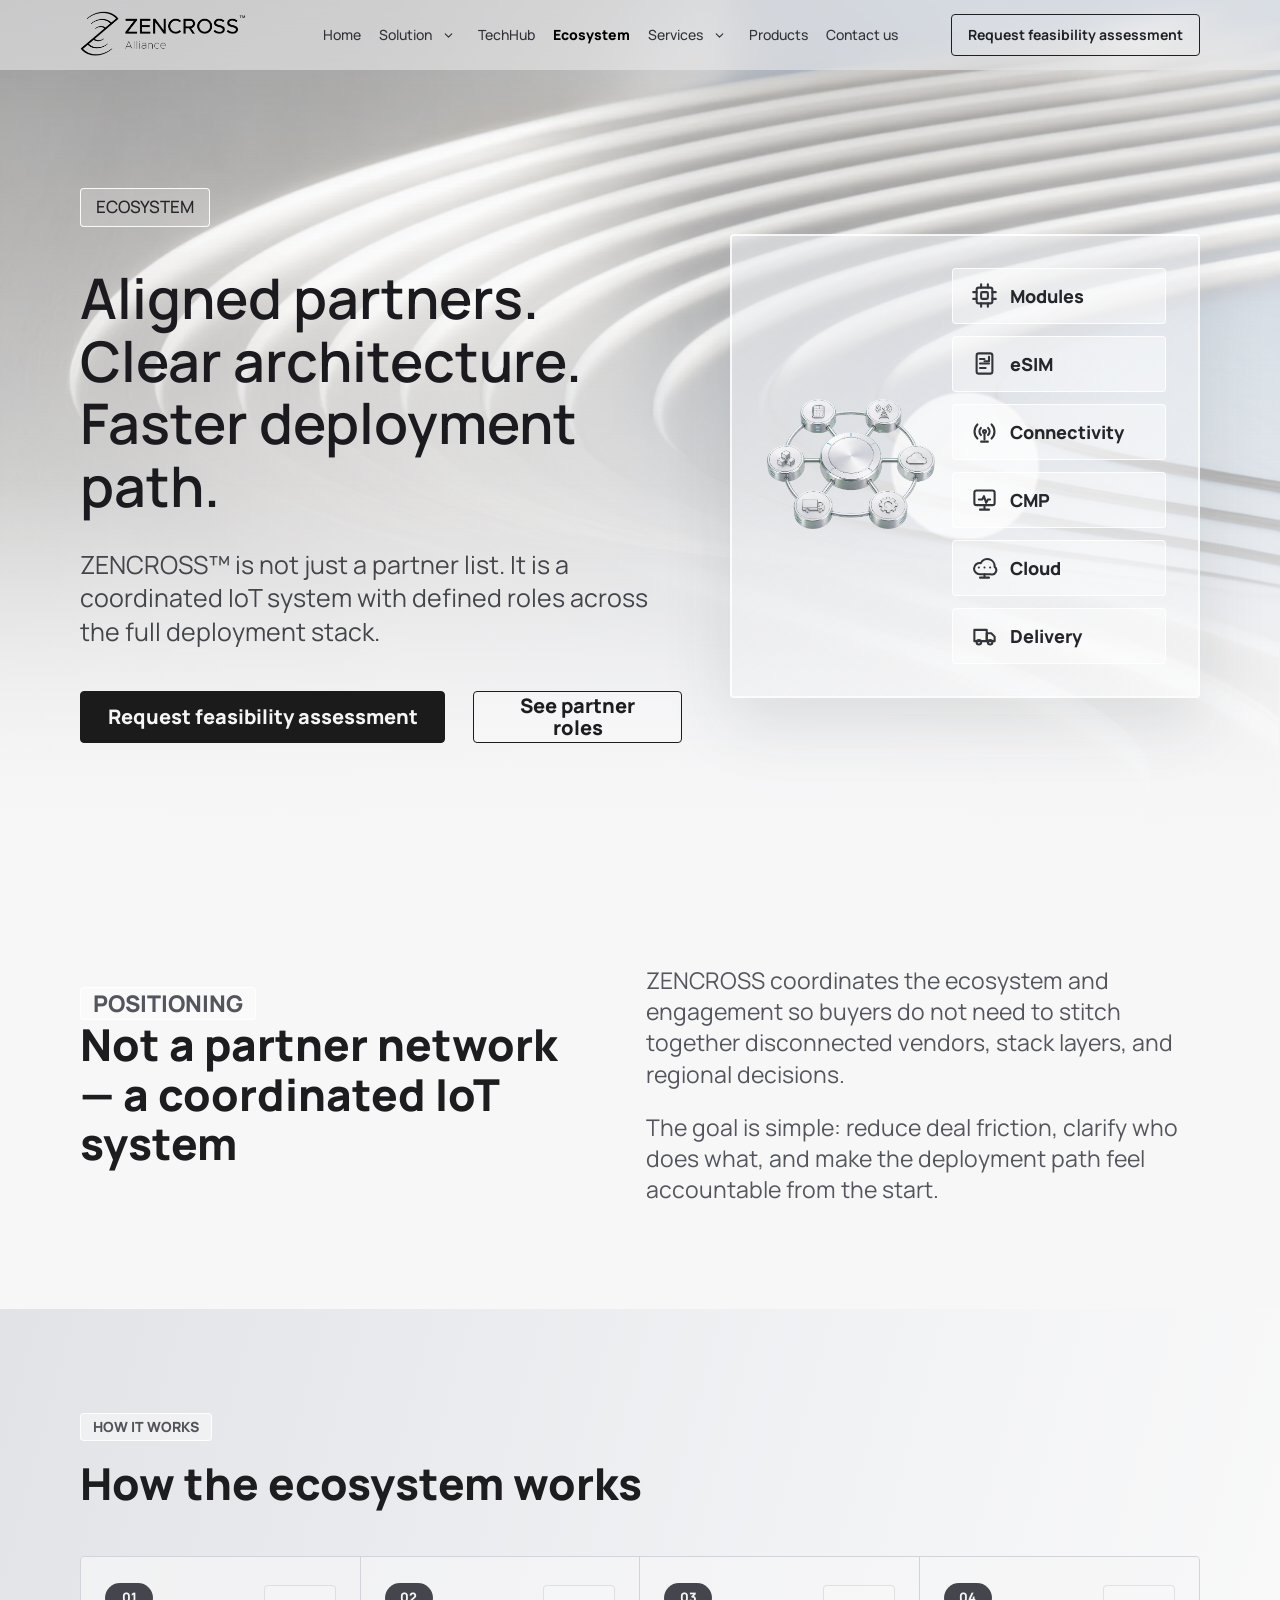
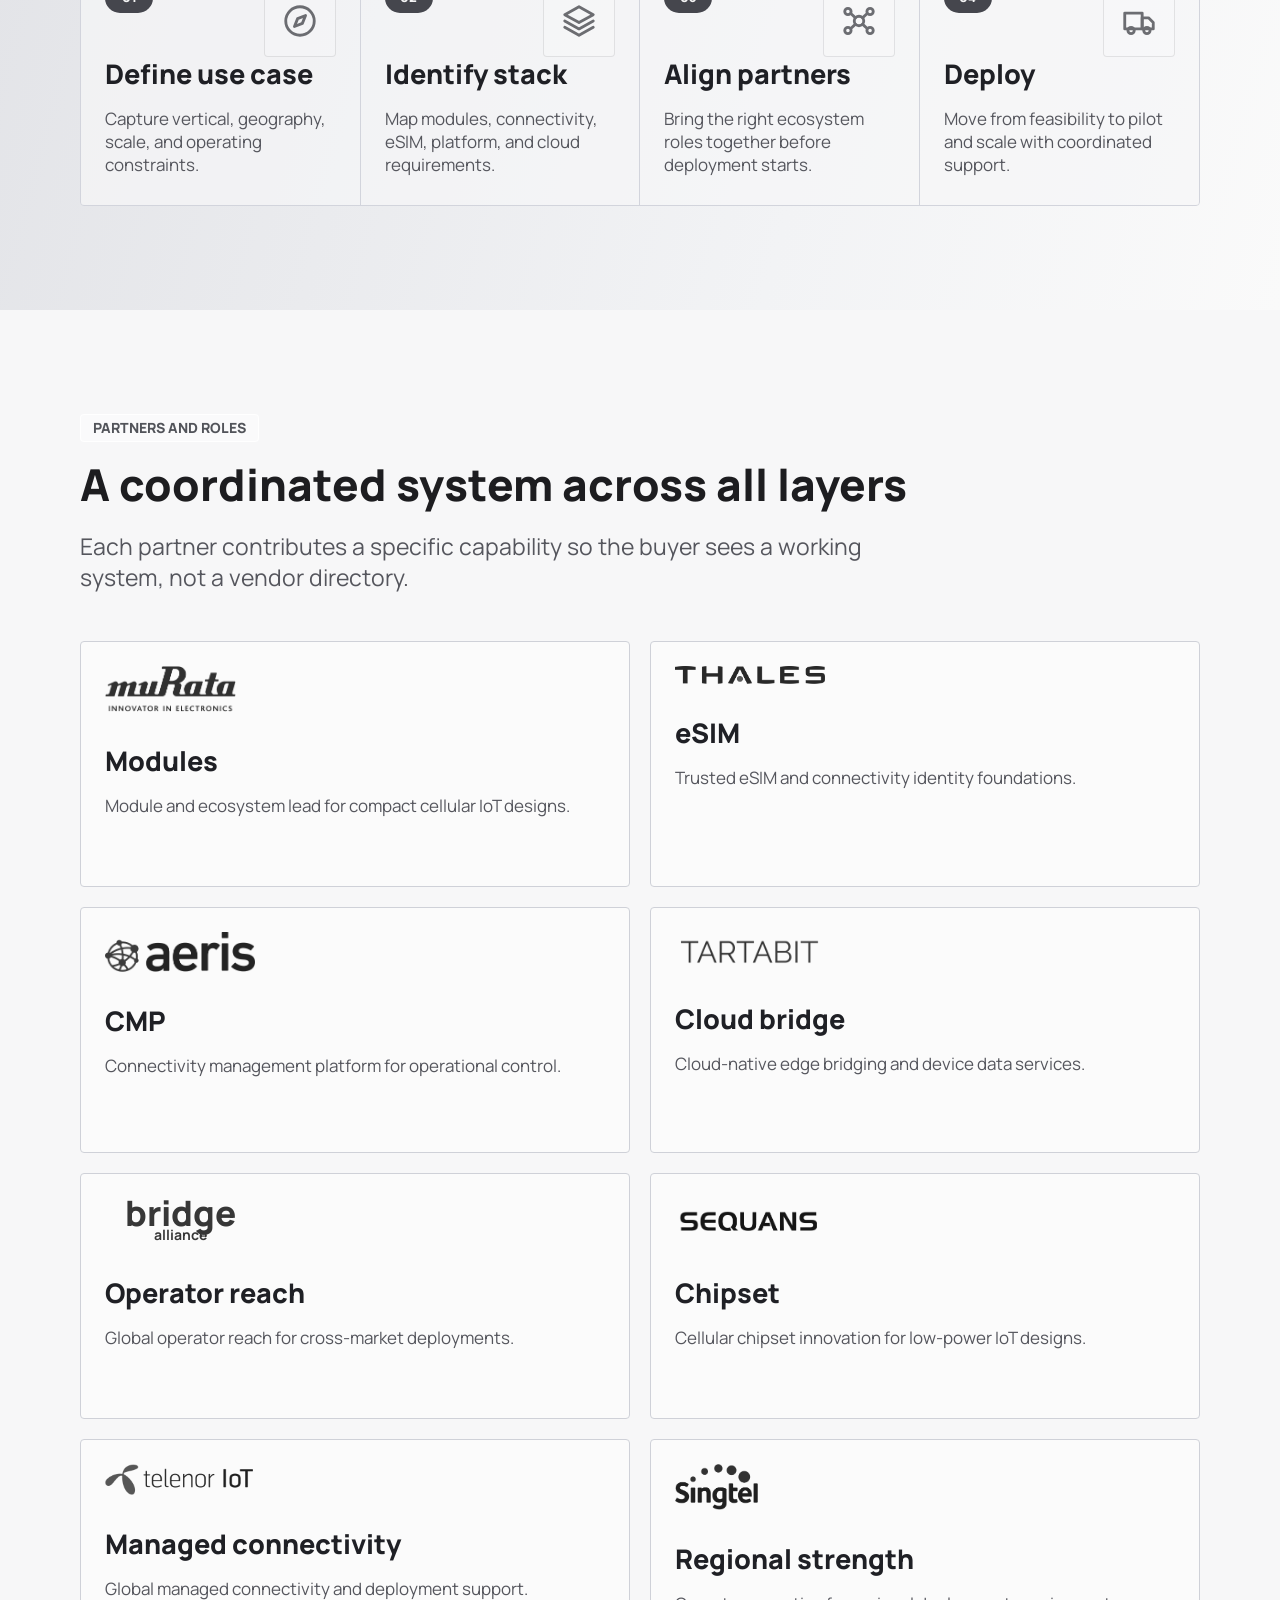
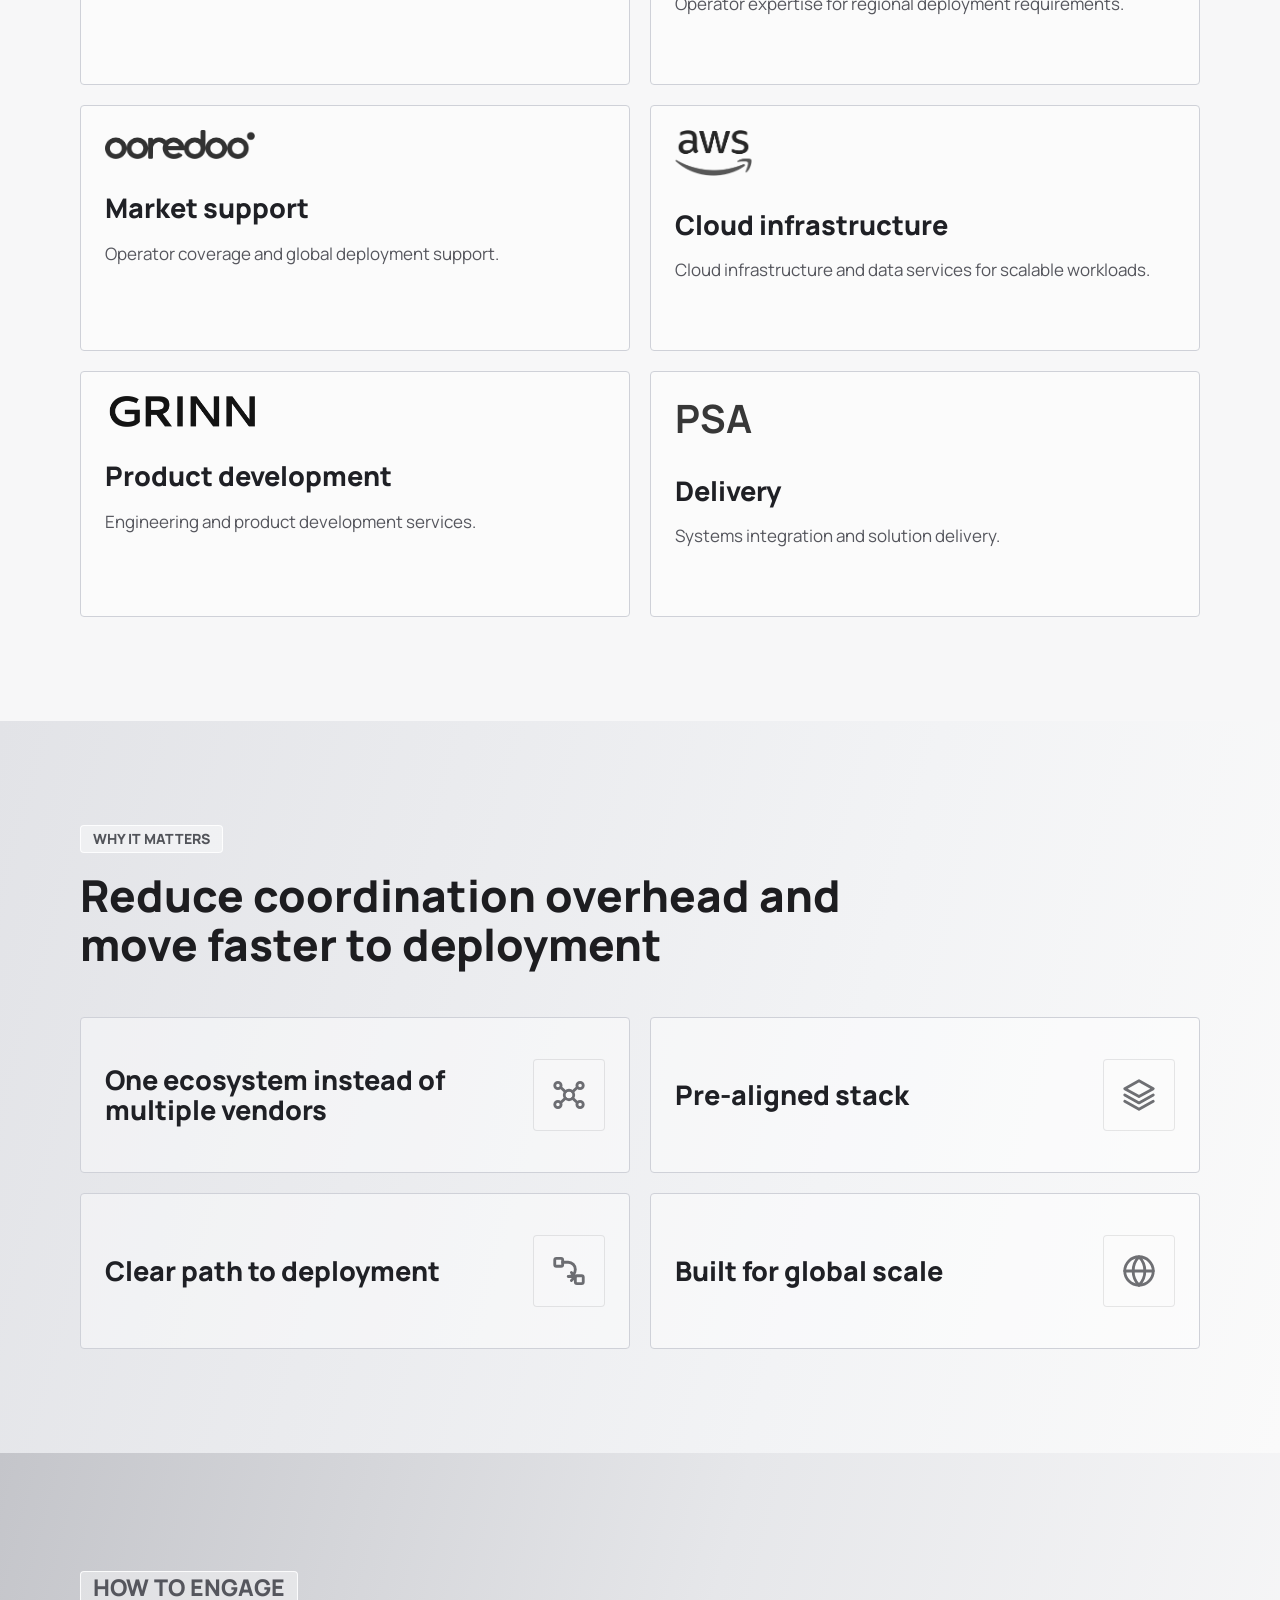
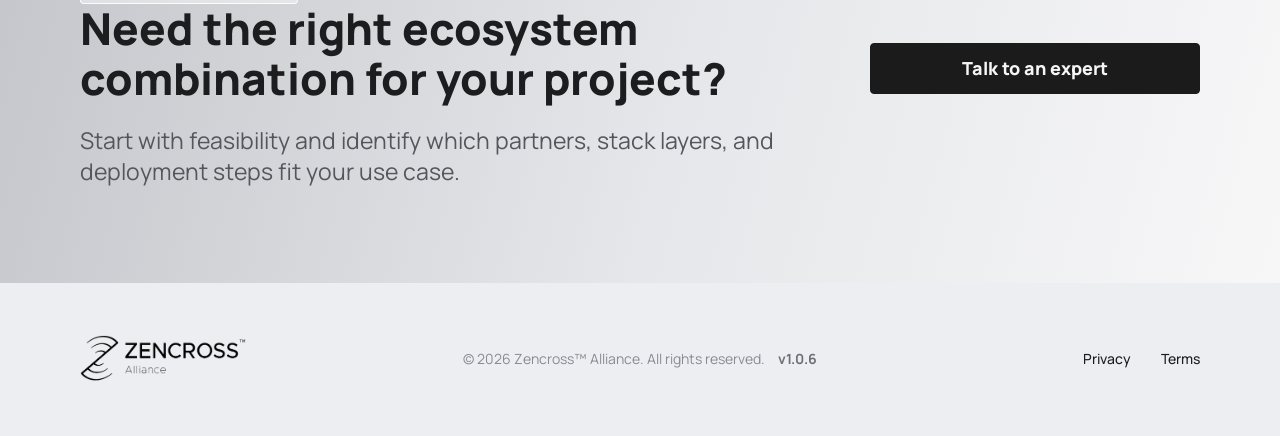
<file: ecosystem.html>
<!doctype html>
<html lang="en">
  <head>
    <meta charset="utf-8">
    <meta name="viewport" content="width=device-width, initial-scale=1">
    <title>Ecosystem | Zencross Alliance</title>
    <meta
      name="description"
      content="Explore how the Zencross Alliance coordinates modules, connectivity, eSIM, CMP, cloud, and delivery partners into one IoT deployment ecosystem."
    >
    <link rel="preconnect" href="https://fonts.googleapis.com">
    <link rel="preconnect" href="https://fonts.gstatic.com" crossorigin>
    <link
      href="https://fonts.googleapis.com/css2?family=Manrope:wght@400;500;600;700;800&display=swap"
      rel="stylesheet"
    >
    <link rel="icon" type="image/png" href="images/favicon.fb209ea31b.png">
    <link rel="apple-touch-icon" href="images/favicon.fb209ea31b.png">
    <link rel="stylesheet" href="styles.e7c7b05d5d.css">
  </head>
  <body class="content-page ecosystem-page">
    <svg class="svg-sprite" aria-hidden="true" focusable="false">
      <symbol id="icon-chevron-down" viewBox="0 0 24 24"><path d="m6 9 6 6 6-6"></path></symbol>
      <symbol id="icon-chevron-right" viewBox="0 0 24 24"><path d="m9 18 6-6-6-6"></path></symbol>
      <symbol id="icon-package" viewBox="0 0 24 24"><path d="m12 2 8 4.4v11.2L12 22l-8-4.4V6.4L12 2Z"></path><path d="m4.5 7 7.5 4 7.5-4M12 11v10"></path></symbol>
      <symbol id="icon-layers" viewBox="0 0 24 24"><path d="m12 3 9 5-9 5-9-5 9-5Z"></path><path d="m3 12 9 5 9-5M3 16l9 5 9-5"></path></symbol>
      <symbol id="icon-radio" viewBox="0 0 24 24"><path d="M8.5 8.5a5 5 0 0 0 0 7M15.5 8.5a5 5 0 0 1 0 7"></path><path d="M5 5a10 10 0 0 0 0 14M19 5a10 10 0 0 1 0 14"></path><circle cx="12" cy="12" r="1.3"></circle></symbol>
      <symbol id="icon-card" viewBox="0 0 24 24"><rect x="3" y="5" width="18" height="14" rx="2"></rect><path d="M3 10h18"></path></symbol>
      <symbol id="icon-monitor" viewBox="0 0 24 24"><rect x="3" y="4" width="18" height="13" rx="2"></rect><path d="M8 21h8M12 17v4"></path></symbol>
      <symbol id="icon-cloud" viewBox="0 0 24 24"><path d="M17.5 18H8a5 5 0 1 1 .7-9.9A6.5 6.5 0 0 1 21 11.4 3.8 3.8 0 0 1 17.5 18Z"></path></symbol>
    </svg>

    <header class="site-header">
      <div class="site-header__inner section-shell">
        <a class="brand" href="index.html" aria-label="Zencross Alliance home">
          <img src="images/a8db0850adeccb40d1b2ed8dbd5f8a7fbaae8c16-73cA2Af9.bd959b4462.png" alt="Zencross Alliance">
        </a>
        <nav class="main-nav" aria-label="Primary navigation">
          <a href="index.html">Home</a>
          <div class="nav-dropdown">
            <a class="nav-dropdown__link" href="verticals.html">Solution</a>
            <button class="nav-dropdown__toggle" type="button" aria-expanded="false" aria-label="Open Solution submenu">
              <svg class="icon icon--tiny"><use href="#icon-chevron-down"></use></svg>
            </button>
            <div class="nav-dropdown__menu" aria-label="Solution sections">
              <a href="verticals.html#asset-tracking">Asset Tracking</a>
              <a href="verticals.html#healthcare">Healthcare</a>
              <a href="verticals.html#utilities-metering">Utilities &amp; Metering</a>
              <a href="verticals.html#environment-infrastructure">Environment &amp; Infrastructure</a>
            </div>
          </div>
          <a href="techhub.html">TechHub</a>
          <a class="is-active" href="ecosystem.html">Ecosystem</a>
          <div class="nav-dropdown">
            <a class="nav-dropdown__link" href="services.html">Services</a>
            <button class="nav-dropdown__toggle" type="button" aria-expanded="false" aria-label="Open Services submenu">
              <svg class="icon icon--tiny"><use href="#icon-chevron-down"></use></svg>
            </button>
            <div class="nav-dropdown__menu" aria-label="Services sections">
              <a href="services.html#service-feasibility">Feasibility Assessment</a>
              <a href="services.html#service-discovery">Discovery Call</a>
              <a href="services.html#service-consultation">Consultation</a>
              <a href="services.html#services-choose">How to Choose</a>
            </div>
          </div>
          <a href="products.html">Products</a>
          <a href="contact.html">Contact us</a>
        </nav>
        <a class="button button--ghost site-header__cta" href="contact.html#assessment-intake">
          Request feasibility assessment
        </a>
      </div>
    </header>

    <main>
      <section class="subpage-hero subpage-hero--ecosystem" aria-labelledby="ecosystem-hero-title">
        <div class="subpage-hero__inner section-shell">
          <div class="subpage-hero__content">
            <p class="eyebrow">ECOSYSTEM</p>
            <h1 id="ecosystem-hero-title">Aligned partners. Clear architecture. Faster deployment path.</h1>
            <p>
              ZENCROSS&trade; is not just a partner list. It is a coordinated IoT system
              with defined roles across the full deployment stack.
            </p>
            <div class="hero__actions">
              <a class="button button--dark" href="contact.html#assessment-intake">Request feasibility assessment</a>
              <a class="button button--light" href="#partner-roles">See partner roles</a>
            </div>
          </div>
          <div class="ecosystem-orbit hero-infographic" aria-hidden="true">
            <img class="hero-infographic__asset" src="images/page-ecosystem-visual.80410b42b5.webp" alt="">
            <span><svg class="infographic-icon"><use href="#info-package"></use></svg>Modules</span>
            <span><svg class="infographic-icon"><use href="#info-card"></use></svg>eSIM</span>
            <span><svg class="infographic-icon"><use href="#info-connectivity"></use></svg>Connectivity</span>
            <span><svg class="infographic-icon"><use href="#info-monitor"></use></svg>CMP</span>
            <span><svg class="infographic-icon"><use href="#info-cloud"></use></svg>Cloud</span>
            <span><svg class="infographic-icon"><use href="#info-delivery"></use></svg>Delivery</span>
          </div>
        </div>
      </section>

      <section class="page-section" aria-labelledby="ecosystem-positioning-title">
        <div class="section-shell page-split">
          <div>
            <p class="section-kicker">POSITIONING</p>
            <h2 id="ecosystem-positioning-title">Not a partner network &mdash; a coordinated IoT system</h2>
          </div>
          <div class="page-split__body">
            <p>
              ZENCROSS coordinates the ecosystem and engagement so buyers do not need
              to stitch together disconnected vendors, stack layers, and regional decisions.
            </p>
            <p>
              The goal is simple: reduce deal friction, clarify who does what, and
              make the deployment path feel accountable from the start.
            </p>
          </div>
        </div>
      </section>

      <section class="page-section page-section--soft" aria-labelledby="ecosystem-how-title">
        <div class="section-shell">
          <div class="page-section__head">
            <p class="section-kicker">HOW IT WORKS</p>
            <h2 id="ecosystem-how-title">How the ecosystem works</h2>
          </div>
          <div class="process-line">
            <article>
              <span>01</span>
              <svg class="content-card-icon"><use href="#info-compass"></use></svg>
              <h3>Define use case</h3>
              <p>Capture vertical, geography, scale, and operating constraints.</p>
            </article>
            <article>
              <span>02</span>
              <svg class="content-card-icon"><use href="#info-layers"></use></svg>
              <h3>Identify stack</h3>
              <p>Map modules, connectivity, eSIM, platform, and cloud requirements.</p>
            </article>
            <article>
              <span>03</span>
              <svg class="content-card-icon"><use href="#info-partner-network"></use></svg>
              <h3>Align partners</h3>
              <p>Bring the right ecosystem roles together before deployment starts.</p>
            </article>
            <article>
              <span>04</span>
              <svg class="content-card-icon"><use href="#info-delivery"></use></svg>
              <h3>Deploy</h3>
              <p>Move from feasibility to pilot and scale with coordinated support.</p>
            </article>
          </div>
        </div>
      </section>

      <section class="page-section" id="partner-roles" aria-labelledby="partner-roles-title">
        <div class="section-shell">
          <div class="page-section__head">
            <p class="section-kicker">PARTNERS AND ROLES</p>
            <h2 id="partner-roles-title">A coordinated system across all layers</h2>
            <p>Each partner contributes a specific capability so the buyer sees a working system, not a vendor directory.</p>
          </div>

          <div class="partner-role-grid">
            <article><img src="images/034505e3e9c8795d345e43cd8920cfc2802b8d6c-DrcZD1OD.386e47546b.png" alt="Murata"><h3>Modules</h3><p>Module and ecosystem lead for compact cellular IoT designs.</p></article>
            <article><img src="images/f27771348a82d8f48b825143047ca6e91b2f12e8-Czi2yhrV.ec7a71ed74.png" alt="Thales"><h3>eSIM</h3><p>Trusted eSIM and connectivity identity foundations.</p></article>
            <article><img src="images/f1d3aba287111fe16b0bd13a0281e5b9c2f3925b-B0FGPva3.6b44c8786c.png" alt="Aeris"><h3>CMP</h3><p>Connectivity management platform for operational control.</p></article>
            <article><img src="images/9707b62220c6e498bfc83218f44a7fea2703859d-DN6c4S3V.9054c08a9f.png" alt="Tartabit"><h3>Cloud bridge</h3><p>Cloud-native edge bridging and device data services.</p></article>
            <article><span class="partner-word partner-word--bridge">bridge<small>alliance</small></span><h3>Operator reach</h3><p>Global operator reach for cross-market deployments.</p></article>
            <article><img class="partner-role-logo--sequans" src="images/68966d95ebb189eaa0d587efa3a70118aa7f1f7d-CwtBDJV7.094e12f7e4.png" alt="Sequans"><h3>Chipset</h3><p>Cellular chipset innovation for low-power IoT designs.</p></article>
            <article><img src="images/dc5ee4d21451610cd1f81a01737dbd437d120d0e-DqXoZOoe.45ea5d19bc.png" alt="Telenor IoT"><h3>Managed connectivity</h3><p>Global managed connectivity and deployment support.</p></article>
            <article><img src="images/a8f1764b82ee0b5441c2afe1c856c8869d4c3976-C6xQBXdw.b4334b5d3f.png" alt="Singtel"><h3>Regional strength</h3><p>Operator expertise for regional deployment requirements.</p></article>
            <article><img src="images/ef6376434dd243ee753cccb96e86e4a07b862df9-CNCmeGQi.0d42750b40.png" alt="Ooredoo"><h3>Market support</h3><p>Operator coverage and global deployment support.</p></article>
            <article><img src="images/21968b8249b9f66140d61035a71bb2ef80d58a27-DZQUqBPl.9c2ac18cbd.png" alt="AWS"><h3>Cloud infrastructure</h3><p>Cloud infrastructure and data services for scalable workloads.</p></article>
            <article><img src="images/d9491509bb426616330ff1bd34c70c8a1ddb8aa6-B9MBwxk2.22f662d3f8.png" alt="GRINN"><h3>Product development</h3><p>Engineering and product development services.</p></article>
            <article><span class="partner-word partner-word--psa">PSA</span><h3>Delivery</h3><p>Systems integration and solution delivery.</p></article>
          </div>
        </div>
      </section>

      <section class="page-section page-section--soft" aria-labelledby="ecosystem-value-title">
        <div class="section-shell">
          <div class="page-section__head">
            <p class="section-kicker">WHY IT MATTERS</p>
            <h2 id="ecosystem-value-title">Reduce coordination overhead and move faster to deployment</h2>
          </div>
          <div class="value-grid">
            <article><svg class="content-card-icon"><use href="#info-partner-network"></use></svg><h3>One ecosystem instead of multiple vendors</h3></article>
            <article><svg class="content-card-icon"><use href="#info-layers"></use></svg><h3>Pre-aligned stack</h3></article>
            <article><svg class="content-card-icon"><use href="#info-route"></use></svg><h3>Clear path to deployment</h3></article>
            <article><svg class="content-card-icon"><use href="#info-globe"></use></svg><h3>Built for global scale</h3></article>
          </div>
        </div>
      </section>

      <section class="page-cta" aria-labelledby="ecosystem-cta-title">
        <div class="section-shell page-cta__inner">
          <div>
            <p class="section-kicker">HOW TO ENGAGE</p>
            <h2 id="ecosystem-cta-title">Need the right ecosystem combination for your project?</h2>
            <p>Start with feasibility and identify which partners, stack layers, and deployment steps fit your use case.</p>
          </div>
          <a class="button button--dark" href="contact.html#assessment-intake">Talk to an expert</a>
        </div>
      </section>
    </main>

    <footer class="site-footer">
      <div class="section-shell site-footer__inner">
        <img src="images/fce45d0a20eead5daaf7659a6a120ed67c2400b0-C3vxxQ8u.fb635e34e4.png" alt="Zencross Alliance">
        <p>&copy; 2026 Zencross&trade; Alliance. All rights reserved. <span class="site-version">v1.0.6</span></p>
        <nav aria-label="Footer navigation">
          <a href="privacy.html">Privacy</a>
          <a href="terms.html">Terms</a>
        </nav>
      </div>
    </footer>

    <script src="script.bbac9ffeda.js"></script>
  </body>
</html>
</file>
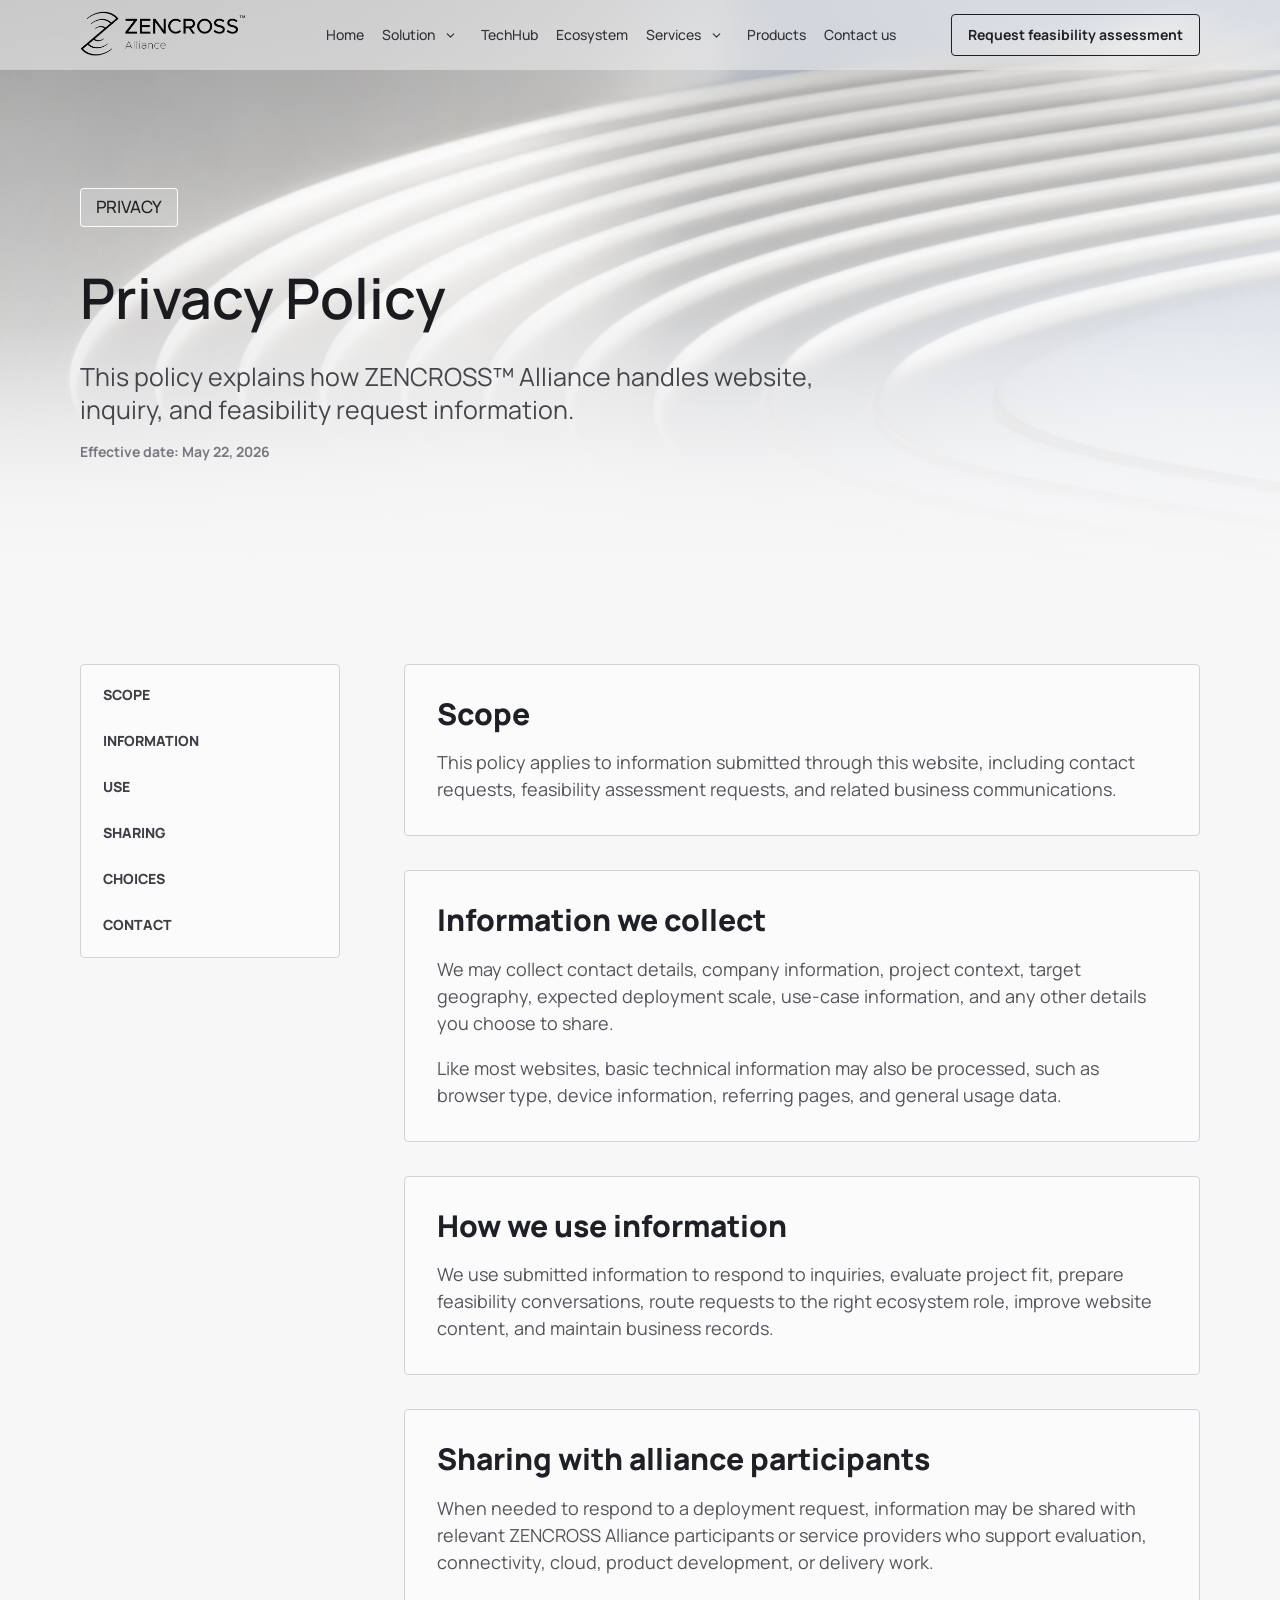
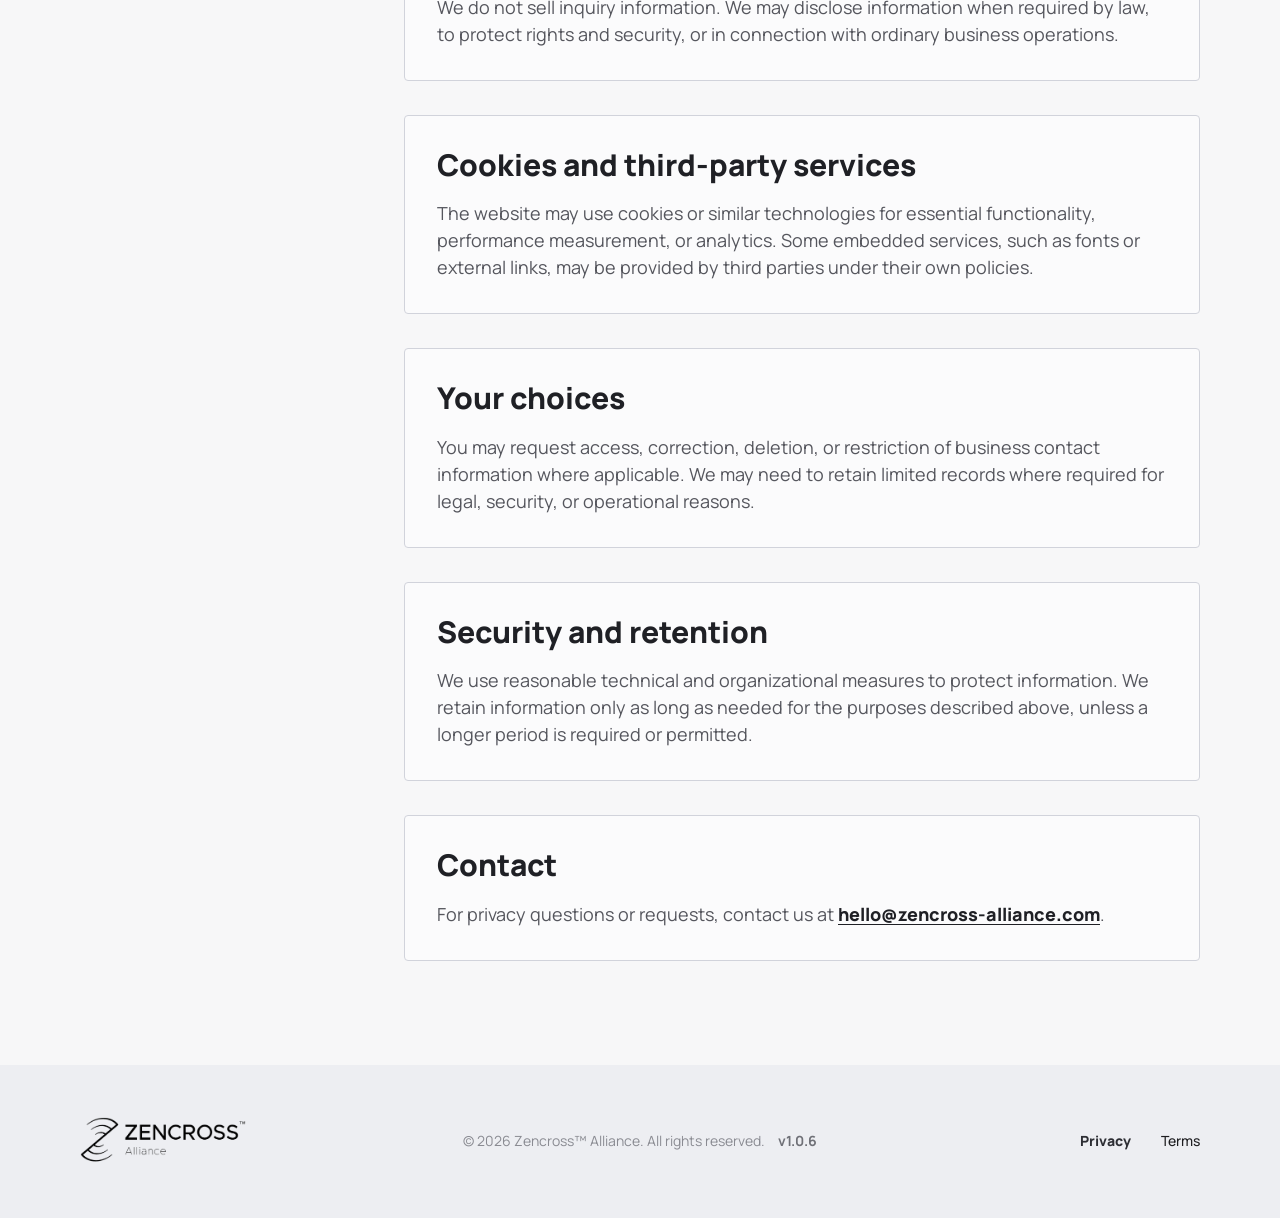
<file: privacy.html>
<!doctype html>
<html lang="en">
  <head>
    <meta charset="utf-8">
    <meta name="viewport" content="width=device-width, initial-scale=1">
    <title>Privacy Policy | Zencross Alliance</title>
    <meta
      name="description"
      content="Privacy policy for Zencross Alliance website inquiries, feasibility requests, and related business communications."
    >
    <link rel="preconnect" href="https://fonts.googleapis.com">
    <link rel="preconnect" href="https://fonts.gstatic.com" crossorigin>
    <link
      href="https://fonts.googleapis.com/css2?family=Manrope:wght@400;500;600;700;800&display=swap"
      rel="stylesheet"
    >
    <link rel="icon" type="image/png" href="images/favicon.fb209ea31b.png">
    <link rel="apple-touch-icon" href="images/favicon.fb209ea31b.png">
    <link rel="stylesheet" href="styles.e7c7b05d5d.css">
  </head>
  <body class="content-page legal-page">
    <svg class="svg-sprite" aria-hidden="true" focusable="false">
      <symbol id="icon-chevron-down" viewBox="0 0 24 24"><path d="m6 9 6 6 6-6"></path></symbol>
      <symbol id="icon-check" viewBox="0 0 24 24"><path d="m6 12 4 4 8-8"></path></symbol>
    </svg>

    <header class="site-header">
      <div class="site-header__inner section-shell">
        <a class="brand" href="index.html" aria-label="Zencross Alliance home">
          <img src="images/a8db0850adeccb40d1b2ed8dbd5f8a7fbaae8c16-73cA2Af9.bd959b4462.png" alt="Zencross Alliance">
        </a>
        <nav class="main-nav" aria-label="Primary navigation">
          <a href="index.html">Home</a>
          <div class="nav-dropdown">
            <a class="nav-dropdown__link" href="verticals.html">Solution</a>
            <button class="nav-dropdown__toggle" type="button" aria-expanded="false" aria-label="Open Solution submenu">
              <svg class="icon icon--tiny"><use href="#icon-chevron-down"></use></svg>
            </button>
            <div class="nav-dropdown__menu" aria-label="Solution sections">
              <a href="verticals.html#asset-tracking">Asset Tracking</a>
              <a href="verticals.html#healthcare">Healthcare</a>
              <a href="verticals.html#utilities-metering">Utilities &amp; Metering</a>
              <a href="verticals.html#environment-infrastructure">Environment &amp; Infrastructure</a>
            </div>
          </div>
          <a href="techhub.html">TechHub</a>
          <a href="ecosystem.html">Ecosystem</a>
          <div class="nav-dropdown">
            <a class="nav-dropdown__link" href="services.html">Services</a>
            <button class="nav-dropdown__toggle" type="button" aria-expanded="false" aria-label="Open Services submenu">
              <svg class="icon icon--tiny"><use href="#icon-chevron-down"></use></svg>
            </button>
            <div class="nav-dropdown__menu" aria-label="Services sections">
              <a href="services.html#service-feasibility">Feasibility Assessment</a>
              <a href="services.html#service-discovery">Discovery Call</a>
              <a href="services.html#service-consultation">Consultation</a>
              <a href="services.html#services-choose">How to Choose</a>
            </div>
          </div>
          <a href="products.html">Products</a>
          <a href="contact.html">Contact us</a>
        </nav>
        <a class="button button--ghost site-header__cta" href="contact.html#assessment-intake">
          Request feasibility assessment
        </a>
      </div>
    </header>

    <main>
      <section class="subpage-hero subpage-hero--legal" aria-labelledby="privacy-title">
        <div class="subpage-hero__inner section-shell legal-hero__inner">
          <div class="subpage-hero__content">
            <p class="eyebrow">PRIVACY</p>
            <h1 id="privacy-title">Privacy Policy</h1>
            <p>
              This policy explains how ZENCROSS&trade; Alliance handles website,
              inquiry, and feasibility request information.
            </p>
            <p class="micro-copy">Effective date: May 22, 2026</p>
          </div>
        </div>
      </section>

      <section class="page-section legal-section" aria-label="Privacy policy content">
        <div class="section-shell legal-layout">
          <aside class="legal-toc">
            <a href="#privacy-scope">Scope</a>
            <a href="#privacy-data">Information</a>
            <a href="#privacy-use">Use</a>
            <a href="#privacy-sharing">Sharing</a>
            <a href="#privacy-rights">Choices</a>
            <a href="#privacy-contact">Contact</a>
          </aside>

          <article class="legal-content">
            <section id="privacy-scope">
              <h2>Scope</h2>
              <p>
                This policy applies to information submitted through this website,
                including contact requests, feasibility assessment requests, and
                related business communications.
              </p>
            </section>

            <section id="privacy-data">
              <h2>Information we collect</h2>
              <p>
                We may collect contact details, company information, project context,
                target geography, expected deployment scale, use-case information, and
                any other details you choose to share.
              </p>
              <p>
                Like most websites, basic technical information may also be processed,
                such as browser type, device information, referring pages, and general
                usage data.
              </p>
            </section>

            <section id="privacy-use">
              <h2>How we use information</h2>
              <p>
                We use submitted information to respond to inquiries, evaluate project
                fit, prepare feasibility conversations, route requests to the right
                ecosystem role, improve website content, and maintain business records.
              </p>
            </section>

            <section id="privacy-sharing">
              <h2>Sharing with alliance participants</h2>
              <p>
                When needed to respond to a deployment request, information may be
                shared with relevant ZENCROSS Alliance participants or service providers
                who support evaluation, connectivity, cloud, product development, or
                delivery work.
              </p>
              <p>
                We do not sell inquiry information. We may disclose information when
                required by law, to protect rights and security, or in connection with
                ordinary business operations.
              </p>
            </section>

            <section>
              <h2>Cookies and third-party services</h2>
              <p>
                The website may use cookies or similar technologies for essential
                functionality, performance measurement, or analytics. Some embedded
                services, such as fonts or external links, may be provided by third
                parties under their own policies.
              </p>
            </section>

            <section id="privacy-rights">
              <h2>Your choices</h2>
              <p>
                You may request access, correction, deletion, or restriction of business
                contact information where applicable. We may need to retain limited
                records where required for legal, security, or operational reasons.
              </p>
            </section>

            <section>
              <h2>Security and retention</h2>
              <p>
                We use reasonable technical and organizational measures to protect
                information. We retain information only as long as needed for the
                purposes described above, unless a longer period is required or permitted.
              </p>
            </section>

            <section id="privacy-contact">
              <h2>Contact</h2>
              <p>
                For privacy questions or requests, contact us at
                <a href="mailto:hello@zencross-alliance.com">hello@zencross-alliance.com</a>.
              </p>
            </section>
          </article>
        </div>
      </section>
    </main>

    <footer class="site-footer">
      <div class="section-shell site-footer__inner">
        <img src="images/fce45d0a20eead5daaf7659a6a120ed67c2400b0-C3vxxQ8u.fb635e34e4.png" alt="Zencross Alliance">
        <p>&copy; 2026 Zencross&trade; Alliance. All rights reserved. <span class="site-version">v1.0.6</span></p>
        <nav aria-label="Footer navigation">
          <a class="is-active" href="privacy.html">Privacy</a>
          <a href="terms.html">Terms</a>
        </nav>
      </div>
    </footer>

    <script src="script.bbac9ffeda.js"></script>
  </body>
</html>
</file>
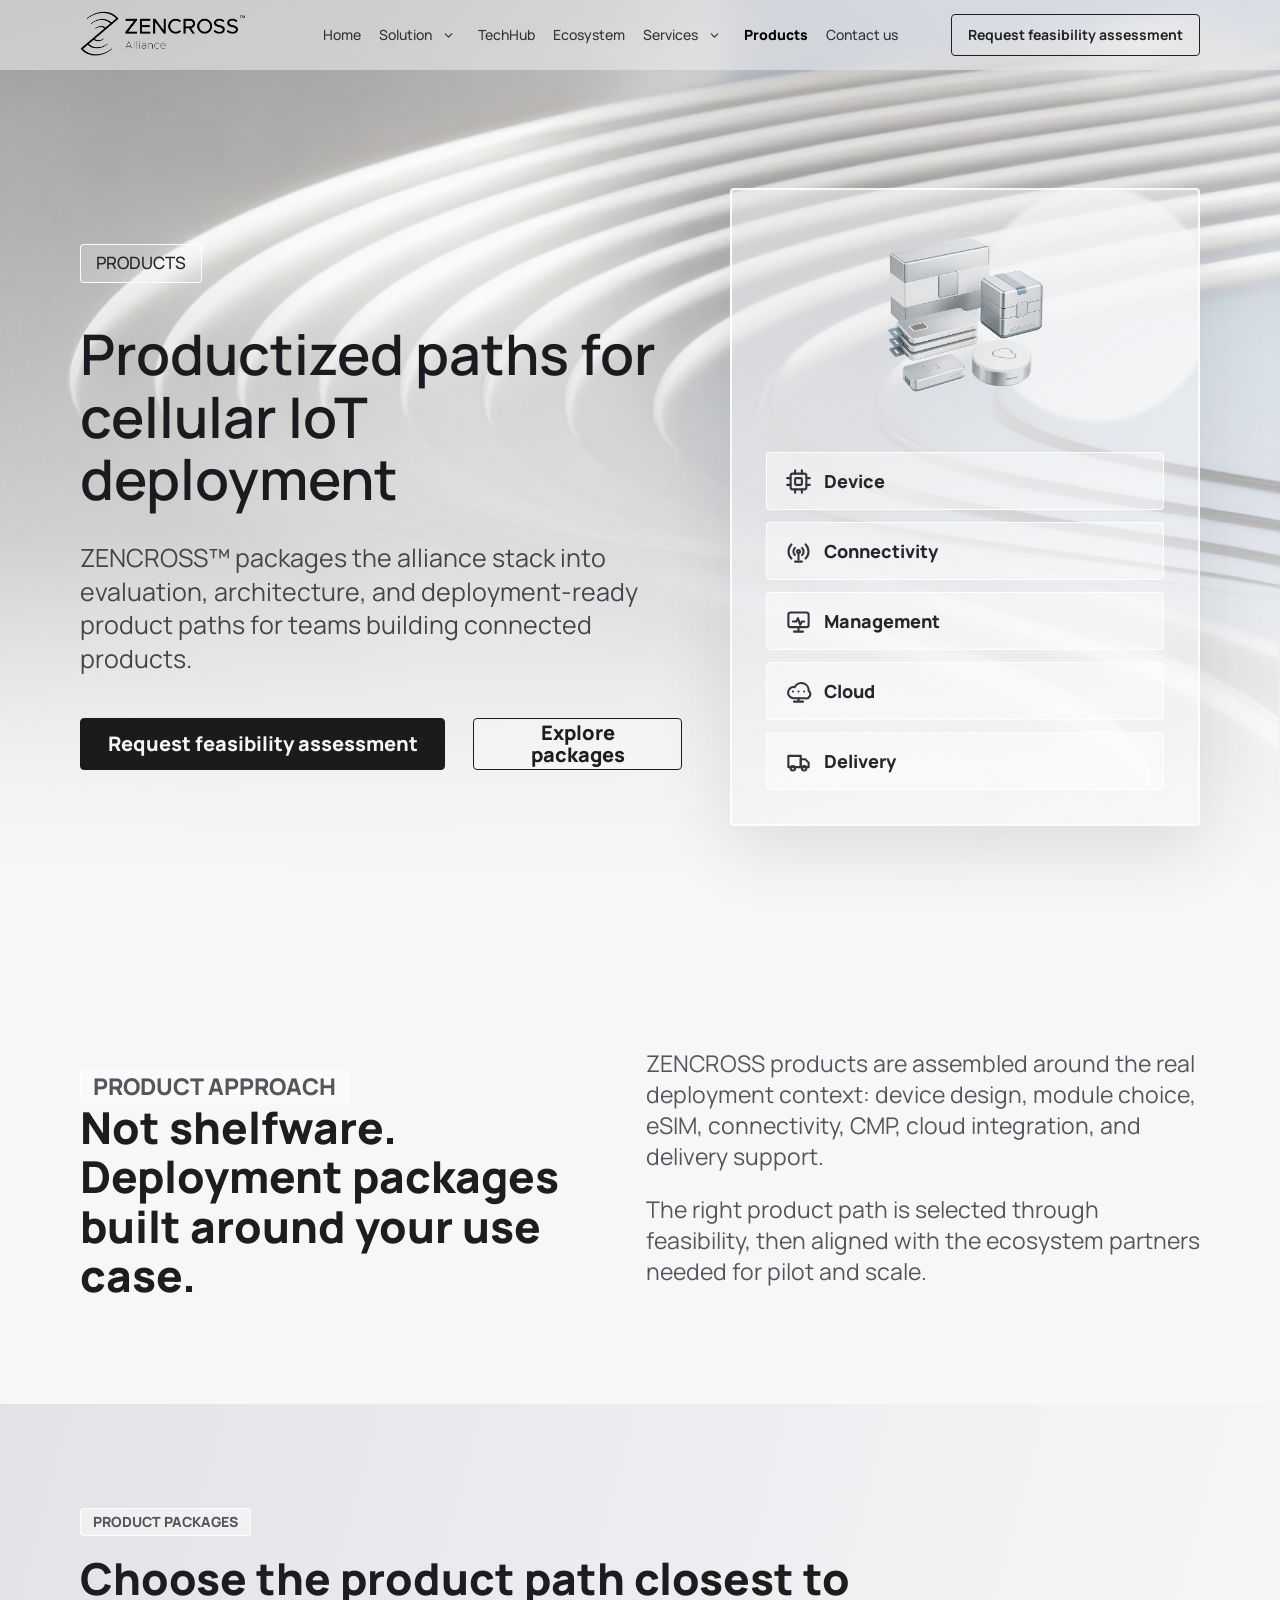
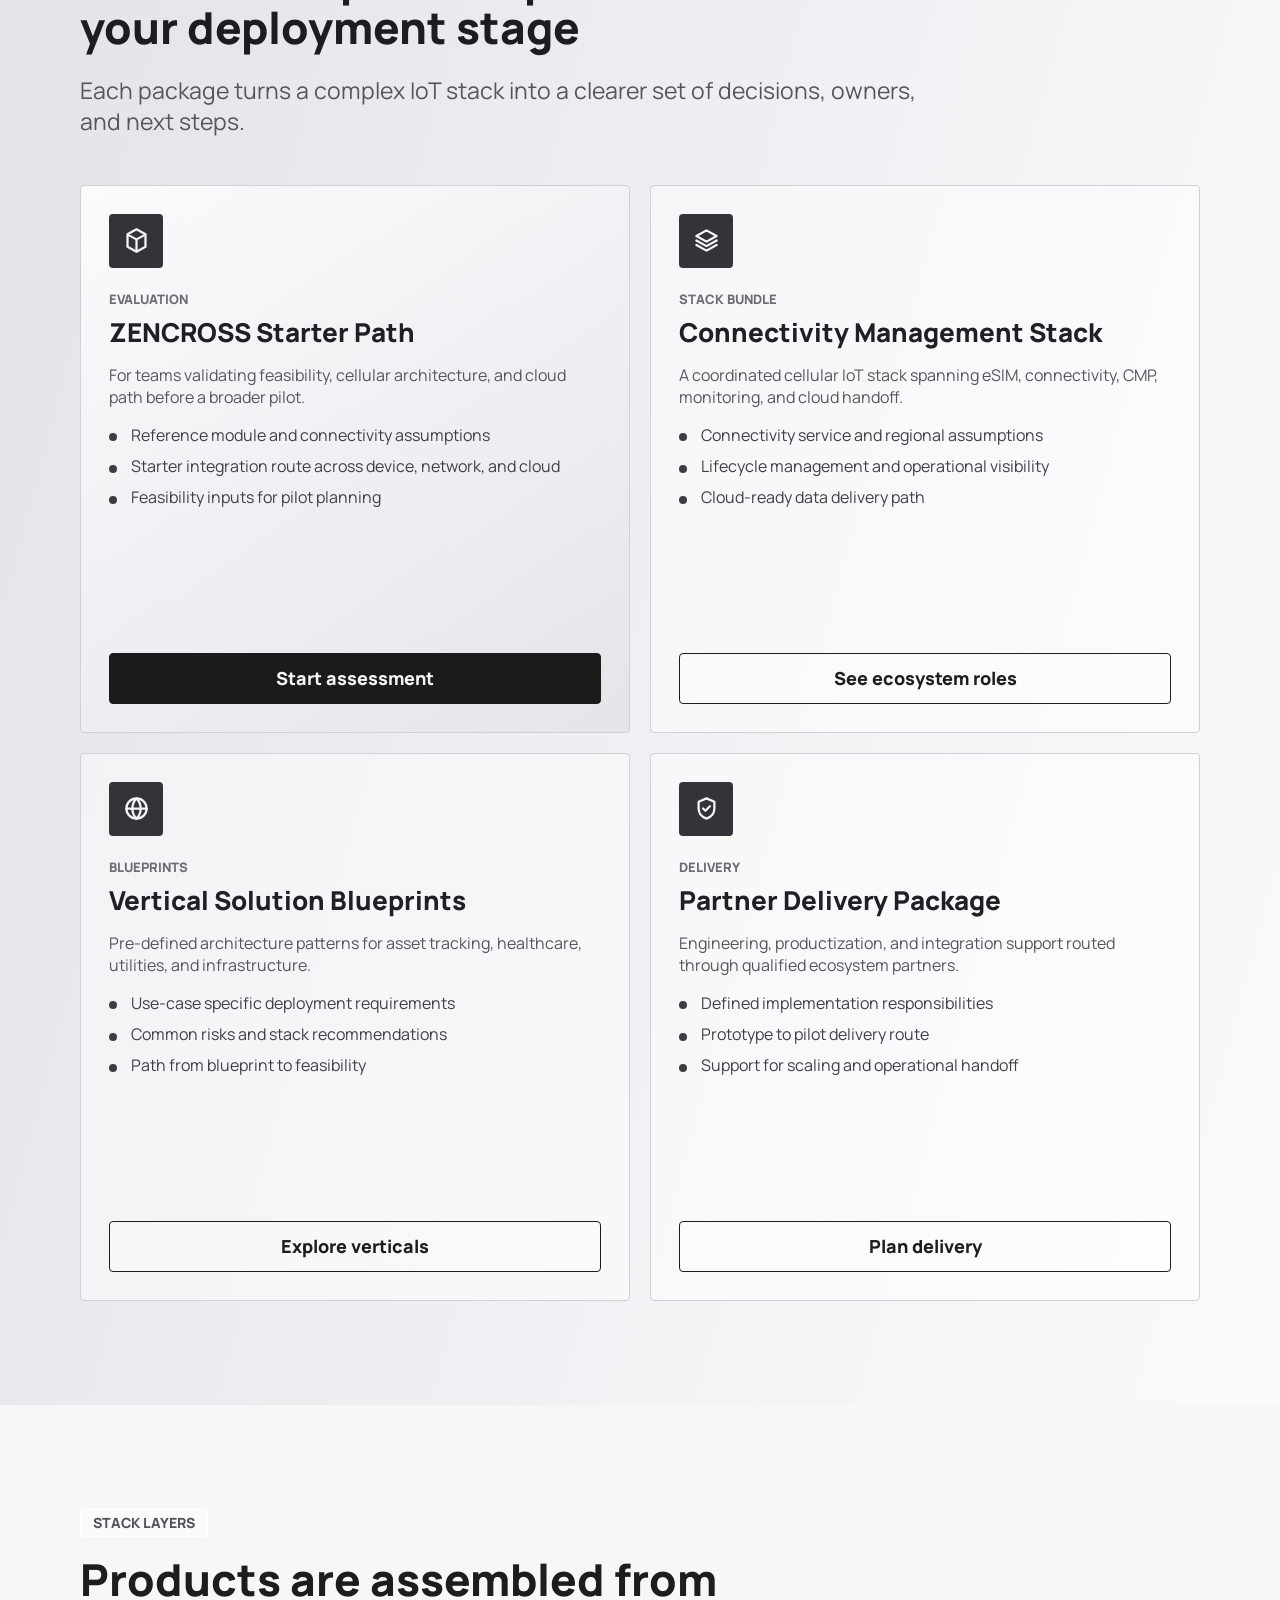
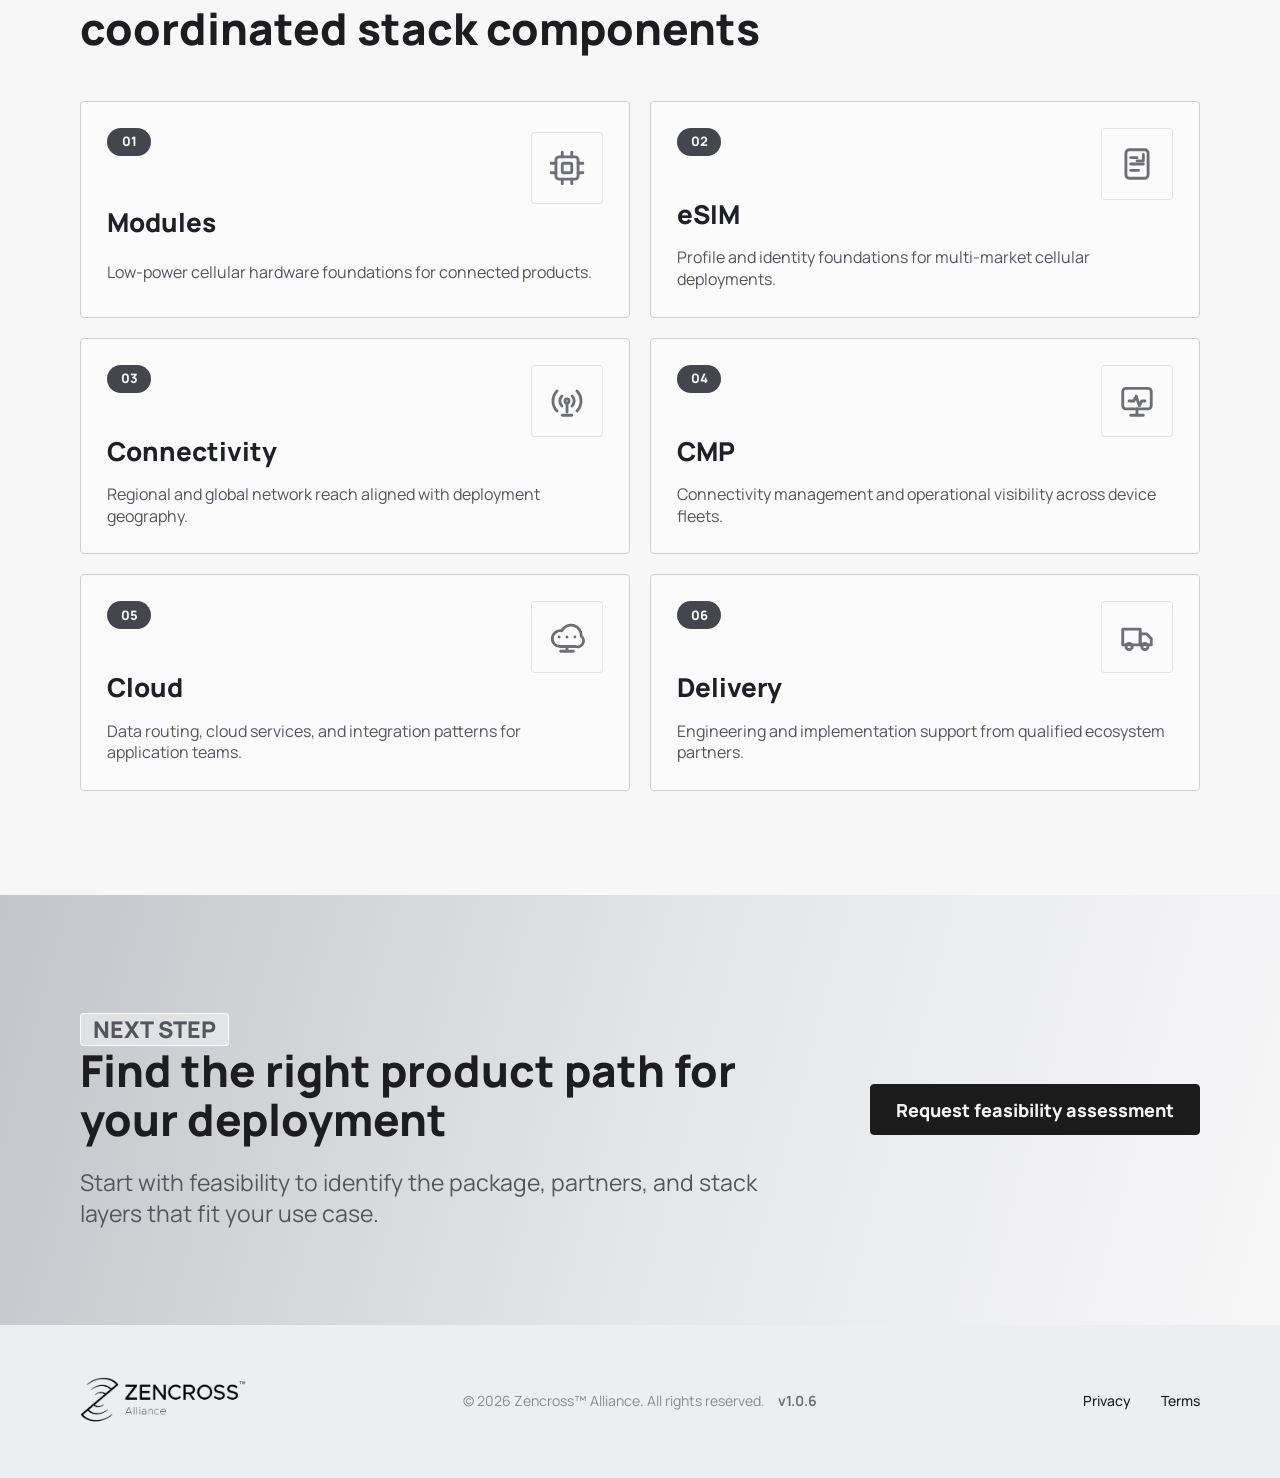
<file: products.html>
<!doctype html>
<html lang="en">
  <head>
    <meta charset="utf-8">
    <meta name="viewport" content="width=device-width, initial-scale=1">
    <title>Products | Zencross Alliance</title>
    <meta
      name="description"
      content="Explore Zencross Alliance productized cellular IoT deployment packages, starter paths, stack bundles, and vertical solution blueprints."
    >
    <link rel="preconnect" href="https://fonts.googleapis.com">
    <link rel="preconnect" href="https://fonts.gstatic.com" crossorigin>
    <link
      href="https://fonts.googleapis.com/css2?family=Manrope:wght@400;500;600;700;800&display=swap"
      rel="stylesheet"
    >
    <link rel="icon" type="image/png" href="images/favicon.fb209ea31b.png">
    <link rel="apple-touch-icon" href="images/favicon.fb209ea31b.png">
    <link rel="stylesheet" href="styles.e7c7b05d5d.css">
  </head>
  <body class="content-page products-page">
    <svg class="svg-sprite" aria-hidden="true" focusable="false">
      <symbol id="icon-chevron-down" viewBox="0 0 24 24"><path d="m6 9 6 6 6-6"></path></symbol>
      <symbol id="icon-chevron-right" viewBox="0 0 24 24"><path d="m9 18 6-6-6-6"></path></symbol>
      <symbol id="icon-package" viewBox="0 0 24 24"><path d="m12 2 8 4.4v11.2L12 22l-8-4.4V6.4L12 2Z"></path><path d="m4.5 7 7.5 4 7.5-4M12 11v10"></path></symbol>
      <symbol id="icon-layers" viewBox="0 0 24 24"><path d="m12 3 9 5-9 5-9-5 9-5Z"></path><path d="m3 12 9 5 9-5M3 16l9 5 9-5"></path></symbol>
      <symbol id="icon-globe" viewBox="0 0 24 24"><circle cx="12" cy="12" r="9"></circle><path d="M3 12h18M12 3c2.5 2.5 3.7 5.5 3.7 9S14.5 18.5 12 21c-2.5-2.5-3.7-5.5-3.7-9S9.5 5.5 12 3Z"></path></symbol>
      <symbol id="icon-shield-check" viewBox="0 0 24 24"><path d="M12 3 19 6v6c0 4.4-2.8 7.5-7 9-4.2-1.5-7-4.6-7-9V6l7-3Z"></path><path d="m9 12 2 2 4-4"></path></symbol>
    </svg>

    <header class="site-header">
      <div class="site-header__inner section-shell">
        <a class="brand" href="index.html" aria-label="Zencross Alliance home">
          <img src="images/a8db0850adeccb40d1b2ed8dbd5f8a7fbaae8c16-73cA2Af9.bd959b4462.png" alt="Zencross Alliance">
        </a>
        <nav class="main-nav" aria-label="Primary navigation">
          <a href="index.html">Home</a>
          <div class="nav-dropdown">
            <a class="nav-dropdown__link" href="verticals.html">Solution</a>
            <button class="nav-dropdown__toggle" type="button" aria-expanded="false" aria-label="Open Solution submenu">
              <svg class="icon icon--tiny"><use href="#icon-chevron-down"></use></svg>
            </button>
            <div class="nav-dropdown__menu" aria-label="Solution sections">
              <a href="verticals.html#asset-tracking">Asset Tracking</a>
              <a href="verticals.html#healthcare">Healthcare</a>
              <a href="verticals.html#utilities-metering">Utilities &amp; Metering</a>
              <a href="verticals.html#environment-infrastructure">Environment &amp; Infrastructure</a>
            </div>
          </div>
          <a href="techhub.html">TechHub</a>
          <a href="ecosystem.html">Ecosystem</a>
          <div class="nav-dropdown">
            <a class="nav-dropdown__link" href="services.html">Services</a>
            <button class="nav-dropdown__toggle" type="button" aria-expanded="false" aria-label="Open Services submenu">
              <svg class="icon icon--tiny"><use href="#icon-chevron-down"></use></svg>
            </button>
            <div class="nav-dropdown__menu" aria-label="Services sections">
              <a href="services.html#service-feasibility">Feasibility Assessment</a>
              <a href="services.html#service-discovery">Discovery Call</a>
              <a href="services.html#service-consultation">Consultation</a>
              <a href="services.html#services-choose">How to Choose</a>
            </div>
          </div>
          <a class="is-active" href="products.html">Products</a>
          <a href="contact.html">Contact us</a>
        </nav>
        <a class="button button--ghost site-header__cta" href="contact.html#assessment-intake">
          Request feasibility assessment
        </a>
      </div>
    </header>

    <main>
      <section class="subpage-hero subpage-hero--products" aria-labelledby="products-hero-title">
        <div class="subpage-hero__inner section-shell">
          <div class="subpage-hero__content">
            <p class="eyebrow">PRODUCTS</p>
            <h1 id="products-hero-title">Productized paths for cellular IoT deployment</h1>
            <p>
              ZENCROSS&trade; packages the alliance stack into evaluation, architecture,
              and deployment-ready product paths for teams building connected products.
            </p>
            <div class="hero__actions">
              <a class="button button--dark" href="contact.html#assessment-intake">Request feasibility assessment</a>
              <a class="button button--light" href="#product-packages">Explore packages</a>
            </div>
          </div>
          <div class="product-system-visual hero-infographic" aria-hidden="true">
            <img class="hero-infographic__asset" src="images/page-products-visual.462a83c04b.webp" alt="">
            <span><svg class="infographic-icon"><use href="#info-package"></use></svg>Device</span>
            <span><svg class="infographic-icon"><use href="#info-connectivity"></use></svg>Connectivity</span>
            <span><svg class="infographic-icon"><use href="#info-monitor"></use></svg>Management</span>
            <span><svg class="infographic-icon"><use href="#info-cloud"></use></svg>Cloud</span>
            <span><svg class="infographic-icon"><use href="#info-delivery"></use></svg>Delivery</span>
          </div>
        </div>
      </section>

      <section class="page-section" aria-labelledby="product-positioning-title">
        <div class="section-shell page-split">
          <div>
            <p class="section-kicker">PRODUCT APPROACH</p>
            <h2 id="product-positioning-title">Not shelfware. Deployment packages built around your use case.</h2>
          </div>
          <div class="page-split__body">
            <p>
              ZENCROSS products are assembled around the real deployment context:
              device design, module choice, eSIM, connectivity, CMP, cloud integration,
              and delivery support.
            </p>
            <p>
              The right product path is selected through feasibility, then aligned with
              the ecosystem partners needed for pilot and scale.
            </p>
          </div>
        </div>
      </section>

      <section class="page-section page-section--soft" id="product-packages" aria-labelledby="product-packages-title">
        <div class="section-shell">
          <div class="page-section__head">
            <p class="section-kicker">PRODUCT PACKAGES</p>
            <h2 id="product-packages-title">Choose the product path closest to your deployment stage</h2>
            <p>Each package turns a complex IoT stack into a clearer set of decisions, owners, and next steps.</p>
          </div>

          <div class="product-package-grid">
            <article class="product-package product-package--primary">
              <span class="service-card__icon"><svg class="icon"><use href="#icon-package"></use></svg></span>
              <p class="service-card__label">Evaluation</p>
              <h3>ZENCROSS Starter Path</h3>
              <p>For teams validating feasibility, cellular architecture, and cloud path before a broader pilot.</p>
              <ul class="compact-list">
                <li>Reference module and connectivity assumptions</li>
                <li>Starter integration route across device, network, and cloud</li>
                <li>Feasibility inputs for pilot planning</li>
              </ul>
              <a class="button button--dark" href="contact.html#assessment-intake">Start assessment</a>
            </article>

            <article class="product-package">
              <span class="service-card__icon"><svg class="icon"><use href="#icon-layers"></use></svg></span>
              <p class="service-card__label">Stack bundle</p>
              <h3>Connectivity Management Stack</h3>
              <p>A coordinated cellular IoT stack spanning eSIM, connectivity, CMP, monitoring, and cloud handoff.</p>
              <ul class="compact-list">
                <li>Connectivity service and regional assumptions</li>
                <li>Lifecycle management and operational visibility</li>
                <li>Cloud-ready data delivery path</li>
              </ul>
              <a class="button button--light" href="ecosystem.html#partner-roles">See ecosystem roles</a>
            </article>

            <article class="product-package">
              <span class="service-card__icon"><svg class="icon"><use href="#icon-globe"></use></svg></span>
              <p class="service-card__label">Blueprints</p>
              <h3>Vertical Solution Blueprints</h3>
              <p>Pre-defined architecture patterns for asset tracking, healthcare, utilities, and infrastructure.</p>
              <ul class="compact-list">
                <li>Use-case specific deployment requirements</li>
                <li>Common risks and stack recommendations</li>
                <li>Path from blueprint to feasibility</li>
              </ul>
              <a class="button button--light" href="verticals.html">Explore verticals</a>
            </article>

            <article class="product-package">
              <span class="service-card__icon"><svg class="icon"><use href="#icon-shield-check"></use></svg></span>
              <p class="service-card__label">Delivery</p>
              <h3>Partner Delivery Package</h3>
              <p>Engineering, productization, and integration support routed through qualified ecosystem partners.</p>
              <ul class="compact-list">
                <li>Defined implementation responsibilities</li>
                <li>Prototype to pilot delivery route</li>
                <li>Support for scaling and operational handoff</li>
              </ul>
              <a class="button button--light" href="services.html#service-feasibility">Plan delivery</a>
            </article>
          </div>
        </div>
      </section>

      <section class="page-section" aria-labelledby="product-layers-title">
        <div class="section-shell">
          <div class="page-section__head">
            <p class="section-kicker">STACK LAYERS</p>
            <h2 id="product-layers-title">Products are assembled from coordinated stack components</h2>
          </div>
          <div class="product-layer-grid">
            <article><span>01</span><svg class="content-card-icon"><use href="#info-package"></use></svg><h3>Modules</h3><p>Low-power cellular hardware foundations for connected products.</p></article>
            <article><span>02</span><svg class="content-card-icon"><use href="#info-card"></use></svg><h3>eSIM</h3><p>Profile and identity foundations for multi-market cellular deployments.</p></article>
            <article><span>03</span><svg class="content-card-icon"><use href="#info-connectivity"></use></svg><h3>Connectivity</h3><p>Regional and global network reach aligned with deployment geography.</p></article>
            <article><span>04</span><svg class="content-card-icon"><use href="#info-monitor"></use></svg><h3>CMP</h3><p>Connectivity management and operational visibility across device fleets.</p></article>
            <article><span>05</span><svg class="content-card-icon"><use href="#info-cloud"></use></svg><h3>Cloud</h3><p>Data routing, cloud services, and integration patterns for application teams.</p></article>
            <article><span>06</span><svg class="content-card-icon"><use href="#info-delivery"></use></svg><h3>Delivery</h3><p>Engineering and implementation support from qualified ecosystem partners.</p></article>
          </div>
        </div>
      </section>

      <section class="page-cta" aria-labelledby="products-cta-title">
        <div class="section-shell page-cta__inner">
          <div>
            <p class="section-kicker">NEXT STEP</p>
            <h2 id="products-cta-title">Find the right product path for your deployment</h2>
            <p>Start with feasibility to identify the package, partners, and stack layers that fit your use case.</p>
          </div>
          <a class="button button--dark" href="contact.html#assessment-intake">Request feasibility assessment</a>
        </div>
      </section>
    </main>

    <footer class="site-footer">
      <div class="section-shell site-footer__inner">
        <img src="images/fce45d0a20eead5daaf7659a6a120ed67c2400b0-C3vxxQ8u.fb635e34e4.png" alt="Zencross Alliance">
        <p>&copy; 2026 Zencross&trade; Alliance. All rights reserved. <span class="site-version">v1.0.6</span></p>
        <nav aria-label="Footer navigation">
          <a href="privacy.html">Privacy</a>
          <a href="terms.html">Terms</a>
        </nav>
      </div>
    </footer>

    <script src="script.bbac9ffeda.js"></script>
  </body>
</html>
</file>
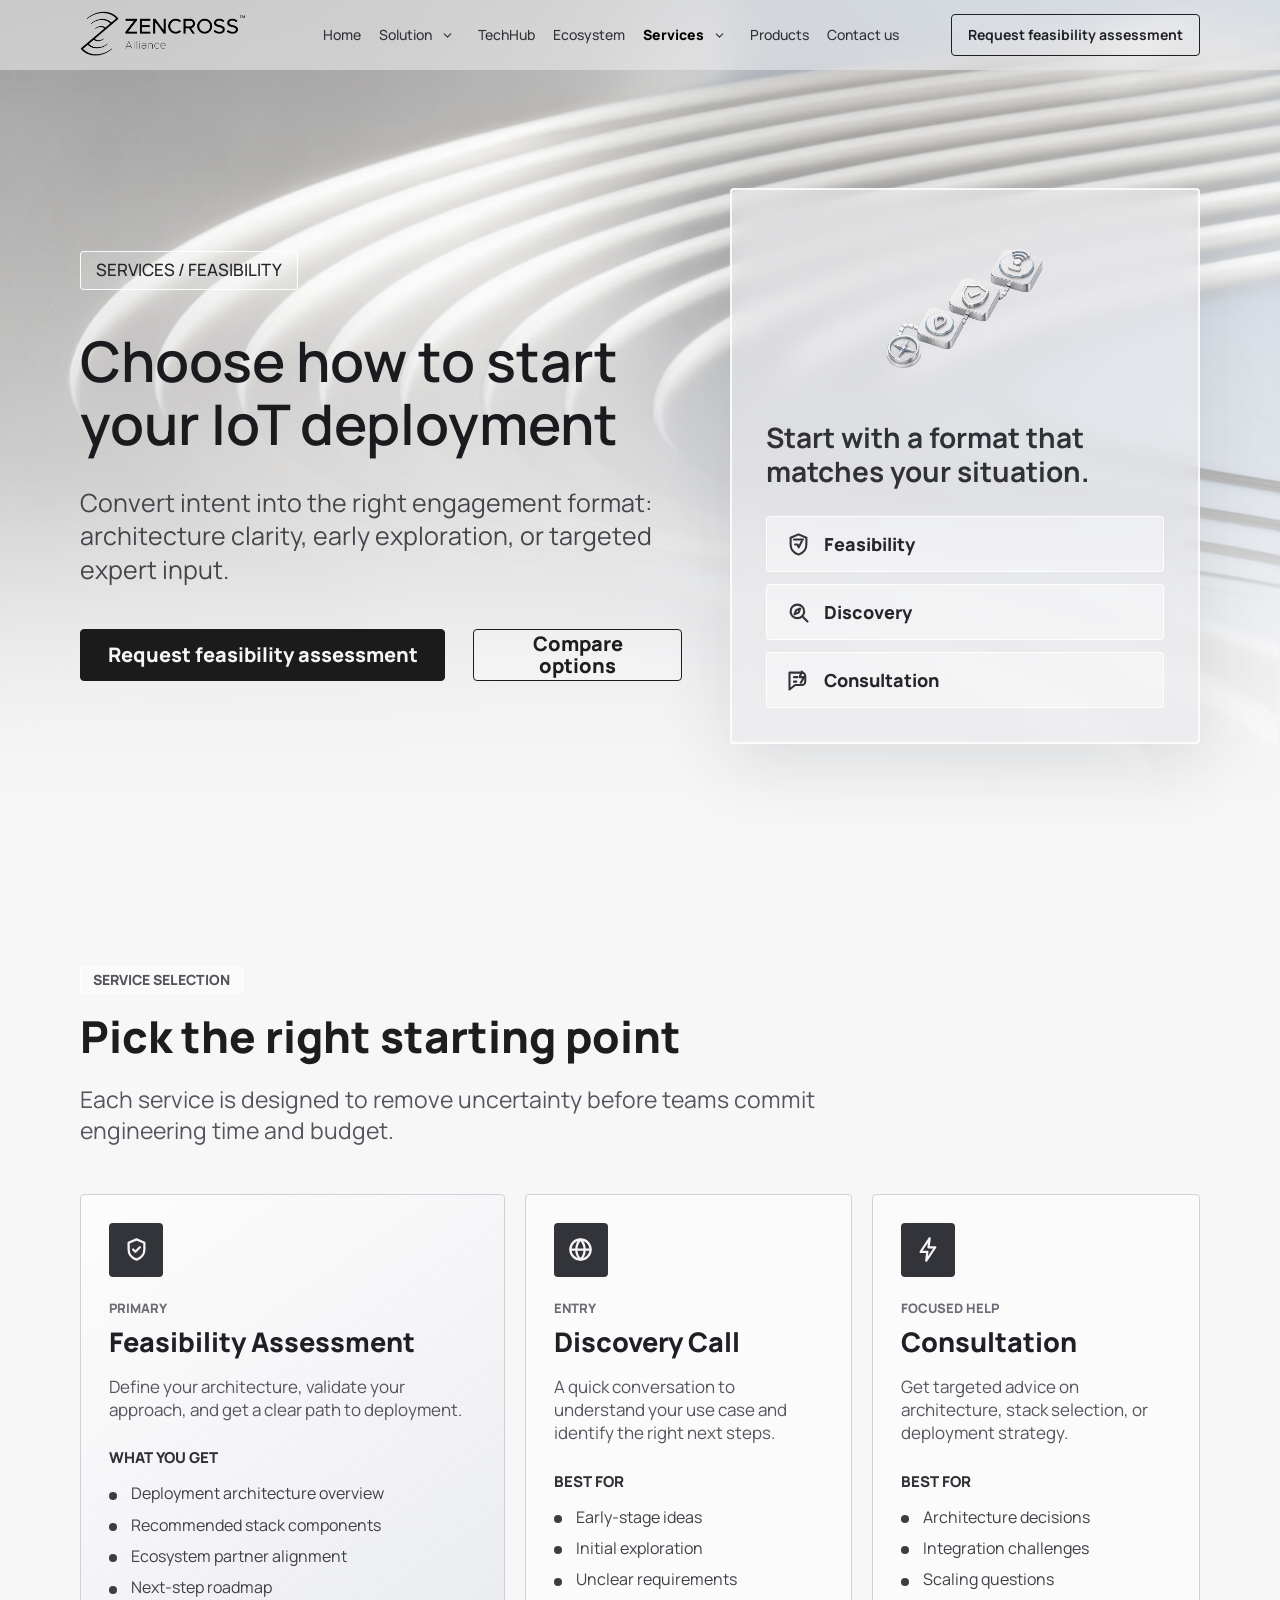
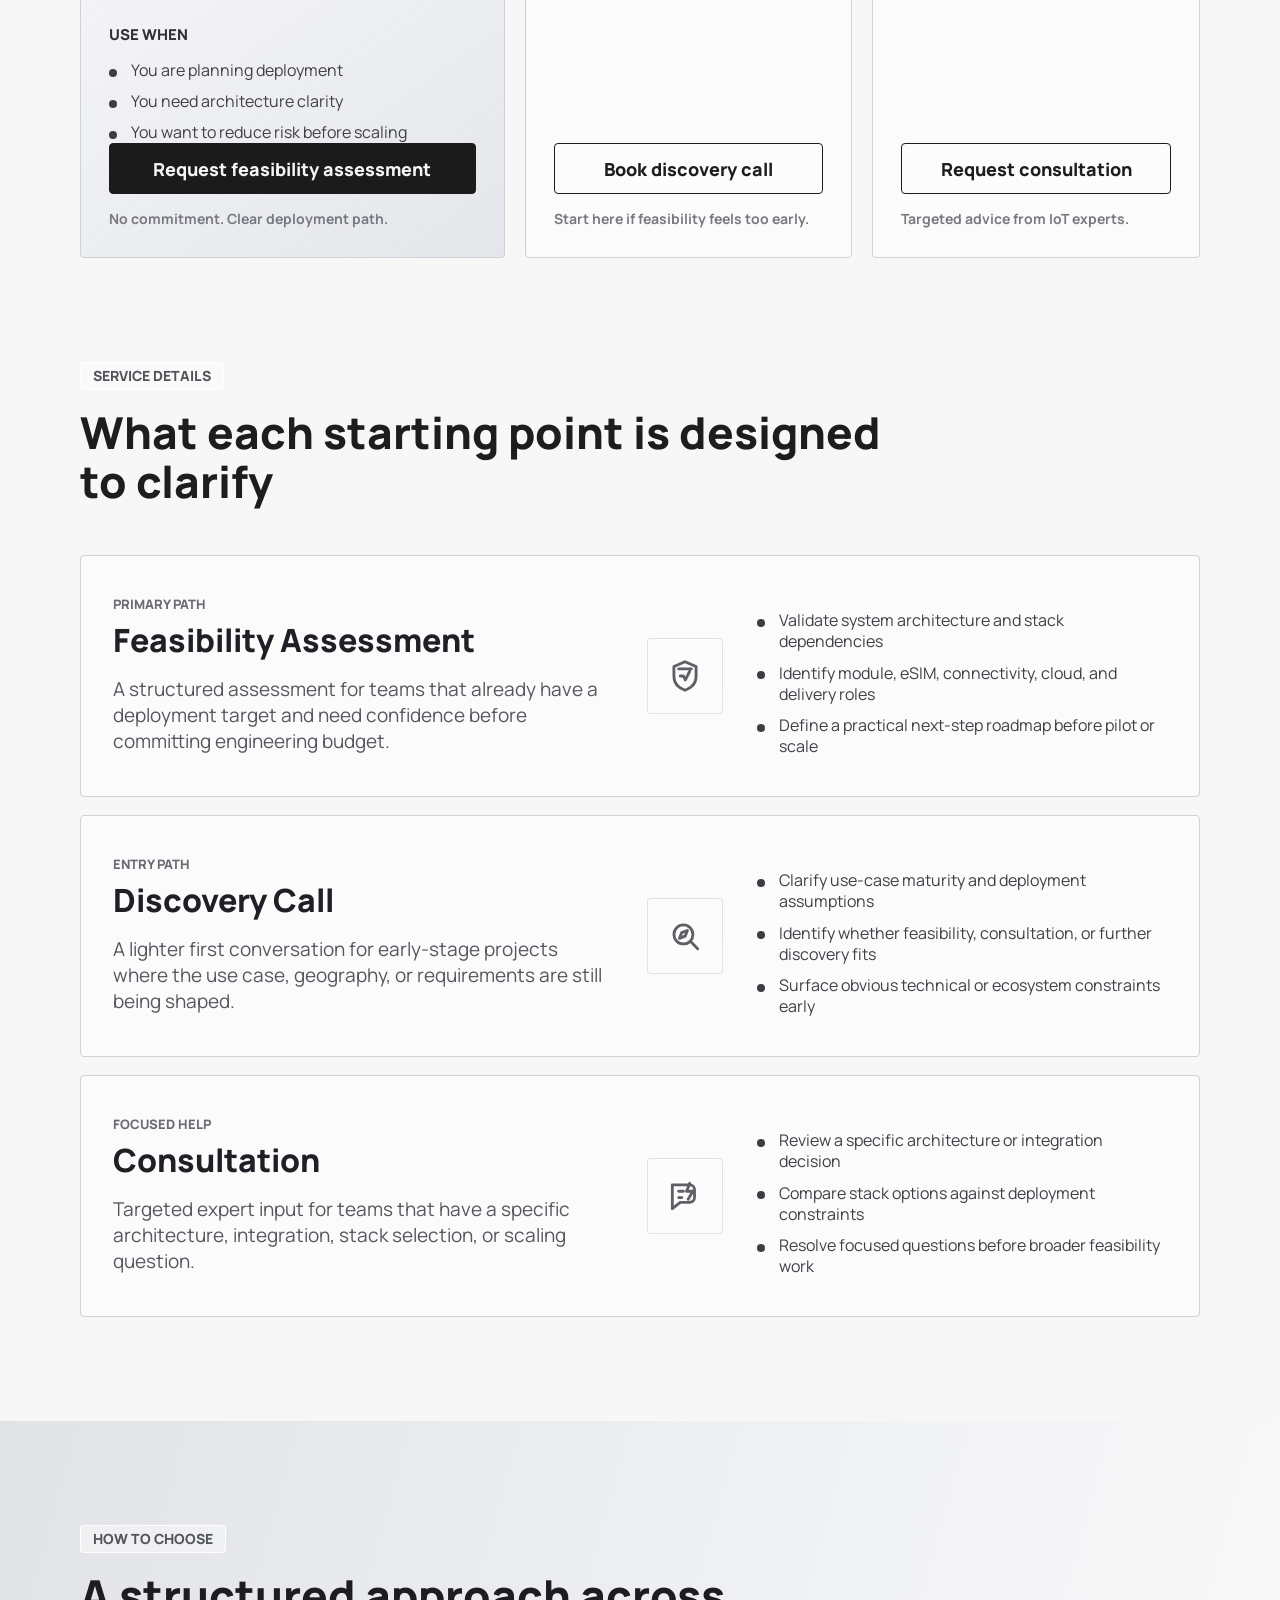
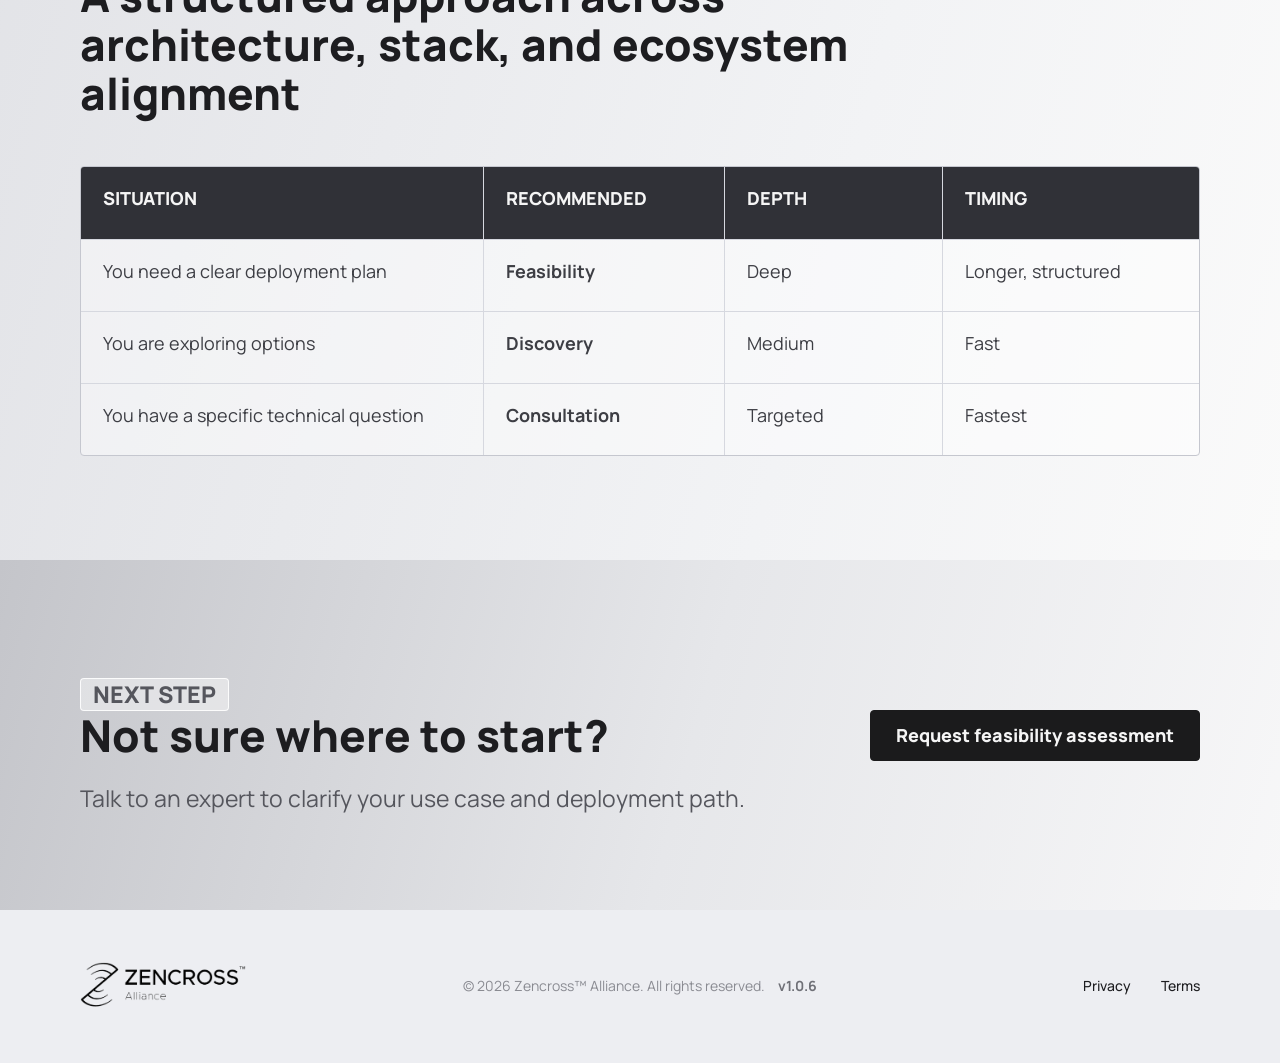
<file: services.html>
<!doctype html>
<html lang="en">
  <head>
    <meta charset="utf-8">
    <meta name="viewport" content="width=device-width, initial-scale=1">
    <title>Services | Zencross Alliance</title>
    <meta
      name="description"
      content="Choose the right Zencross Alliance engagement format: feasibility assessment, discovery call, or targeted IoT consultation."
    >
    <link rel="preconnect" href="https://fonts.googleapis.com">
    <link rel="preconnect" href="https://fonts.gstatic.com" crossorigin>
    <link
      href="https://fonts.googleapis.com/css2?family=Manrope:wght@400;500;600;700;800&display=swap"
      rel="stylesheet"
    >
    <link rel="icon" type="image/png" href="images/favicon.fb209ea31b.png">
    <link rel="apple-touch-icon" href="images/favicon.fb209ea31b.png">
    <link rel="stylesheet" href="styles.e7c7b05d5d.css">
  </head>
  <body class="content-page services-page">
    <svg class="svg-sprite" aria-hidden="true" focusable="false">
      <symbol id="icon-chevron-down" viewBox="0 0 24 24"><path d="m6 9 6 6 6-6"></path></symbol>
      <symbol id="icon-chevron-right" viewBox="0 0 24 24"><path d="m9 18 6-6-6-6"></path></symbol>
      <symbol id="icon-bolt" viewBox="0 0 24 24"><path d="M13 2 5 14h6l-1 8 8-12h-6l1-8Z"></path></symbol>
      <symbol id="icon-globe" viewBox="0 0 24 24"><circle cx="12" cy="12" r="9"></circle><path d="M3 12h18M12 3c2.5 2.5 3.7 5.5 3.7 9S14.5 18.5 12 21c-2.5-2.5-3.7-5.5-3.7-9S9.5 5.5 12 3Z"></path></symbol>
      <symbol id="icon-shield-check" viewBox="0 0 24 24"><path d="M12 3 19 6v6c0 4.4-2.8 7.5-7 9-4.2-1.5-7-4.6-7-9V6l7-3Z"></path><path d="m9 12 2 2 4-4"></path></symbol>
      <symbol id="icon-layers" viewBox="0 0 24 24"><path d="m12 3 9 5-9 5-9-5 9-5Z"></path><path d="m3 12 9 5 9-5M3 16l9 5 9-5"></path></symbol>
      <symbol id="icon-dot" viewBox="0 0 24 24"><rect x="5" y="5" width="14" height="14" rx="3"></rect><circle cx="12" cy="12" r="3"></circle></symbol>
    </svg>

    <header class="site-header">
      <div class="site-header__inner section-shell">
        <a class="brand" href="index.html" aria-label="Zencross Alliance home">
          <img src="images/a8db0850adeccb40d1b2ed8dbd5f8a7fbaae8c16-73cA2Af9.bd959b4462.png" alt="Zencross Alliance">
        </a>
        <nav class="main-nav" aria-label="Primary navigation">
          <a href="index.html">Home</a>
          <div class="nav-dropdown">
            <a class="nav-dropdown__link" href="verticals.html">Solution</a>
            <button class="nav-dropdown__toggle" type="button" aria-expanded="false" aria-label="Open Solution submenu">
              <svg class="icon icon--tiny"><use href="#icon-chevron-down"></use></svg>
            </button>
            <div class="nav-dropdown__menu" aria-label="Solution sections">
              <a href="verticals.html#asset-tracking">Asset Tracking</a>
              <a href="verticals.html#healthcare">Healthcare</a>
              <a href="verticals.html#utilities-metering">Utilities &amp; Metering</a>
              <a href="verticals.html#environment-infrastructure">Environment &amp; Infrastructure</a>
            </div>
          </div>
          <a href="techhub.html">TechHub</a>
          <a href="ecosystem.html">Ecosystem</a>
          <div class="nav-dropdown">
            <a class="nav-dropdown__link is-active" href="services.html">Services</a>
            <button class="nav-dropdown__toggle" type="button" aria-expanded="false" aria-label="Open Services submenu">
              <svg class="icon icon--tiny"><use href="#icon-chevron-down"></use></svg>
            </button>
            <div class="nav-dropdown__menu" aria-label="Services sections">
              <a href="#service-feasibility">Feasibility Assessment</a>
              <a href="#service-discovery">Discovery Call</a>
              <a href="#service-consultation">Consultation</a>
              <a href="#services-choose">How to Choose</a>
            </div>
          </div>
          <a href="products.html">Products</a>
          <a href="contact.html">Contact us</a>
        </nav>
        <a class="button button--ghost site-header__cta" href="contact.html#assessment-intake">
          Request feasibility assessment
        </a>
      </div>
    </header>

    <main>
      <section class="subpage-hero subpage-hero--services" aria-labelledby="services-hero-title">
        <div class="subpage-hero__inner section-shell">
          <div class="subpage-hero__content">
            <p class="eyebrow">SERVICES / FEASIBILITY</p>
            <h1 id="services-hero-title">Choose how to start your IoT deployment</h1>
            <p>
              Convert intent into the right engagement format: architecture clarity,
              early exploration, or targeted expert input.
            </p>
            <div class="hero__actions">
              <a class="button button--dark" href="contact.html#assessment-intake">Request feasibility assessment</a>
              <a class="button button--light" href="#service-selection">Compare options</a>
            </div>
          </div>
          <aside class="subpage-hero__panel hero-infographic">
            <img class="hero-infographic__asset" src="images/page-services-visual.dfd8e99921.webp" alt="">
            <p>Start with a format that matches your situation.</p>
            <div class="hero-choice-list">
              <span><svg class="infographic-icon"><use href="#info-feasibility"></use></svg>Feasibility</span>
              <span><svg class="infographic-icon"><use href="#info-discovery"></use></svg>Discovery</span>
              <span><svg class="infographic-icon"><use href="#info-consultation"></use></svg>Consultation</span>
            </div>
          </aside>
        </div>
      </section>

      <section class="page-section" id="service-selection" aria-labelledby="service-selection-title">
        <div class="section-shell">
          <div class="page-section__head">
            <p class="section-kicker">SERVICE SELECTION</p>
            <h2 id="service-selection-title">Pick the right starting point</h2>
            <p>Each service is designed to remove uncertainty before teams commit engineering time and budget.</p>
          </div>

          <div class="service-grid">
            <article class="service-card service-card--primary">
              <div class="service-card__icon"><svg class="icon"><use href="#icon-shield-check"></use></svg></div>
              <p class="service-card__label">Primary</p>
              <h3>Feasibility Assessment</h3>
              <p>Define your architecture, validate your approach, and get a clear path to deployment.</p>
              <h4>What you get</h4>
              <ul class="compact-list">
                <li>Deployment architecture overview</li>
                <li>Recommended stack components</li>
                <li>Ecosystem partner alignment</li>
                <li>Next-step roadmap</li>
              </ul>
              <h4>Use when</h4>
              <ul class="compact-list">
                <li>You are planning deployment</li>
                <li>You need architecture clarity</li>
                <li>You want to reduce risk before scaling</li>
              </ul>
              <a class="button button--dark" href="contact.html#assessment-intake">Request feasibility assessment</a>
              <p class="micro-copy">No commitment. Clear deployment path.</p>
            </article>

            <article class="service-card">
              <div class="service-card__icon"><svg class="icon"><use href="#icon-globe"></use></svg></div>
              <p class="service-card__label">Entry</p>
              <h3>Discovery Call</h3>
              <p>A quick conversation to understand your use case and identify the right next steps.</p>
              <h4>Best for</h4>
              <ul class="compact-list">
                <li>Early-stage ideas</li>
                <li>Initial exploration</li>
                <li>Unclear requirements</li>
              </ul>
              <a class="button button--light" href="contact.html#assessment-intake">Book discovery call</a>
              <p class="micro-copy">Start here if feasibility feels too early.</p>
            </article>

            <article class="service-card">
              <div class="service-card__icon"><svg class="icon"><use href="#icon-bolt"></use></svg></div>
              <p class="service-card__label">Focused help</p>
              <h3>Consultation</h3>
              <p>Get targeted advice on architecture, stack selection, or deployment strategy.</p>
              <h4>Best for</h4>
              <ul class="compact-list">
                <li>Architecture decisions</li>
                <li>Integration challenges</li>
                <li>Scaling questions</li>
              </ul>
              <a class="button button--light" href="contact.html#assessment-intake">Request consultation</a>
              <p class="micro-copy">Targeted advice from IoT experts.</p>
            </article>
          </div>
        </div>
      </section>

      <section class="page-section service-detail-section" aria-labelledby="service-detail-title">
        <div class="section-shell">
          <div class="page-section__head">
            <p class="section-kicker">SERVICE DETAILS</p>
            <h2 id="service-detail-title">What each starting point is designed to clarify</h2>
          </div>

          <div class="service-detail-stack">
            <article class="service-detail" id="service-feasibility">
              <div>
                <p class="service-card__label">Primary path</p>
                <h3>Feasibility Assessment</h3>
                <p>
                  A structured assessment for teams that already have a deployment
                  target and need confidence before committing engineering budget.
                </p>
              </div>
              <svg class="content-card-icon"><use href="#info-feasibility"></use></svg>
              <ul class="compact-list">
                <li>Validate system architecture and stack dependencies</li>
                <li>Identify module, eSIM, connectivity, cloud, and delivery roles</li>
                <li>Define a practical next-step roadmap before pilot or scale</li>
              </ul>
            </article>

            <article class="service-detail" id="service-discovery">
              <div>
                <p class="service-card__label">Entry path</p>
                <h3>Discovery Call</h3>
                <p>
                  A lighter first conversation for early-stage projects where the
                  use case, geography, or requirements are still being shaped.
                </p>
              </div>
              <svg class="content-card-icon"><use href="#info-discovery"></use></svg>
              <ul class="compact-list">
                <li>Clarify use-case maturity and deployment assumptions</li>
                <li>Identify whether feasibility, consultation, or further discovery fits</li>
                <li>Surface obvious technical or ecosystem constraints early</li>
              </ul>
            </article>

            <article class="service-detail" id="service-consultation">
              <div>
                <p class="service-card__label">Focused help</p>
                <h3>Consultation</h3>
                <p>
                  Targeted expert input for teams that have a specific architecture,
                  integration, stack selection, or scaling question.
                </p>
              </div>
              <svg class="content-card-icon"><use href="#info-consultation"></use></svg>
              <ul class="compact-list">
                <li>Review a specific architecture or integration decision</li>
                <li>Compare stack options against deployment constraints</li>
                <li>Resolve focused questions before broader feasibility work</li>
              </ul>
            </article>
          </div>
        </div>
      </section>

      <section class="page-section page-section--soft" id="services-choose" aria-labelledby="services-choose-title">
        <div class="section-shell">
          <div class="page-section__head">
            <p class="section-kicker">HOW TO CHOOSE</p>
            <h2 id="services-choose-title">A structured approach across architecture, stack, and ecosystem alignment</h2>
          </div>

          <div class="decision-table" aria-label="Service comparison">
            <div class="decision-table__row decision-table__row--head">
              <div>Situation</div>
              <div>Recommended</div>
              <div>Depth</div>
              <div>Timing</div>
            </div>

            <div class="decision-table__row">
              <div data-label="Situation">You need a clear deployment plan</div>
              <div data-label="Recommended"><strong>Feasibility</strong></div>
              <div data-label="Depth">Deep</div>
              <div data-label="Timing">Longer, structured</div>
            </div>

            <div class="decision-table__row">
              <div data-label="Situation">You are exploring options</div>
              <div data-label="Recommended"><strong>Discovery</strong></div>
              <div data-label="Depth">Medium</div>
              <div data-label="Timing">Fast</div>
            </div>

            <div class="decision-table__row">
              <div data-label="Situation">You have a specific technical question</div>
              <div data-label="Recommended"><strong>Consultation</strong></div>
              <div data-label="Depth">Targeted</div>
              <div data-label="Timing">Fastest</div>
            </div>
          </div>
        </div>
      </section>

      <section class="page-cta" aria-labelledby="services-cta-title">
        <div class="section-shell page-cta__inner">
          <div>
            <p class="section-kicker">NEXT STEP</p>
            <h2 id="services-cta-title">Not sure where to start?</h2>
            <p>Talk to an expert to clarify your use case and deployment path.</p>
          </div>
          <a class="button button--dark" href="contact.html#assessment-intake">Request feasibility assessment</a>
        </div>
      </section>
    </main>

    <footer class="site-footer">
      <div class="section-shell site-footer__inner">
        <img src="images/fce45d0a20eead5daaf7659a6a120ed67c2400b0-C3vxxQ8u.fb635e34e4.png" alt="Zencross Alliance">
        <p>&copy; 2026 Zencross&trade; Alliance. All rights reserved. <span class="site-version">v1.0.6</span></p>
        <nav aria-label="Footer navigation">
          <a href="privacy.html">Privacy</a>
          <a href="terms.html">Terms</a>
        </nav>
      </div>
    </footer>

    <script src="script.bbac9ffeda.js"></script>
  </body>
</html>
</file>
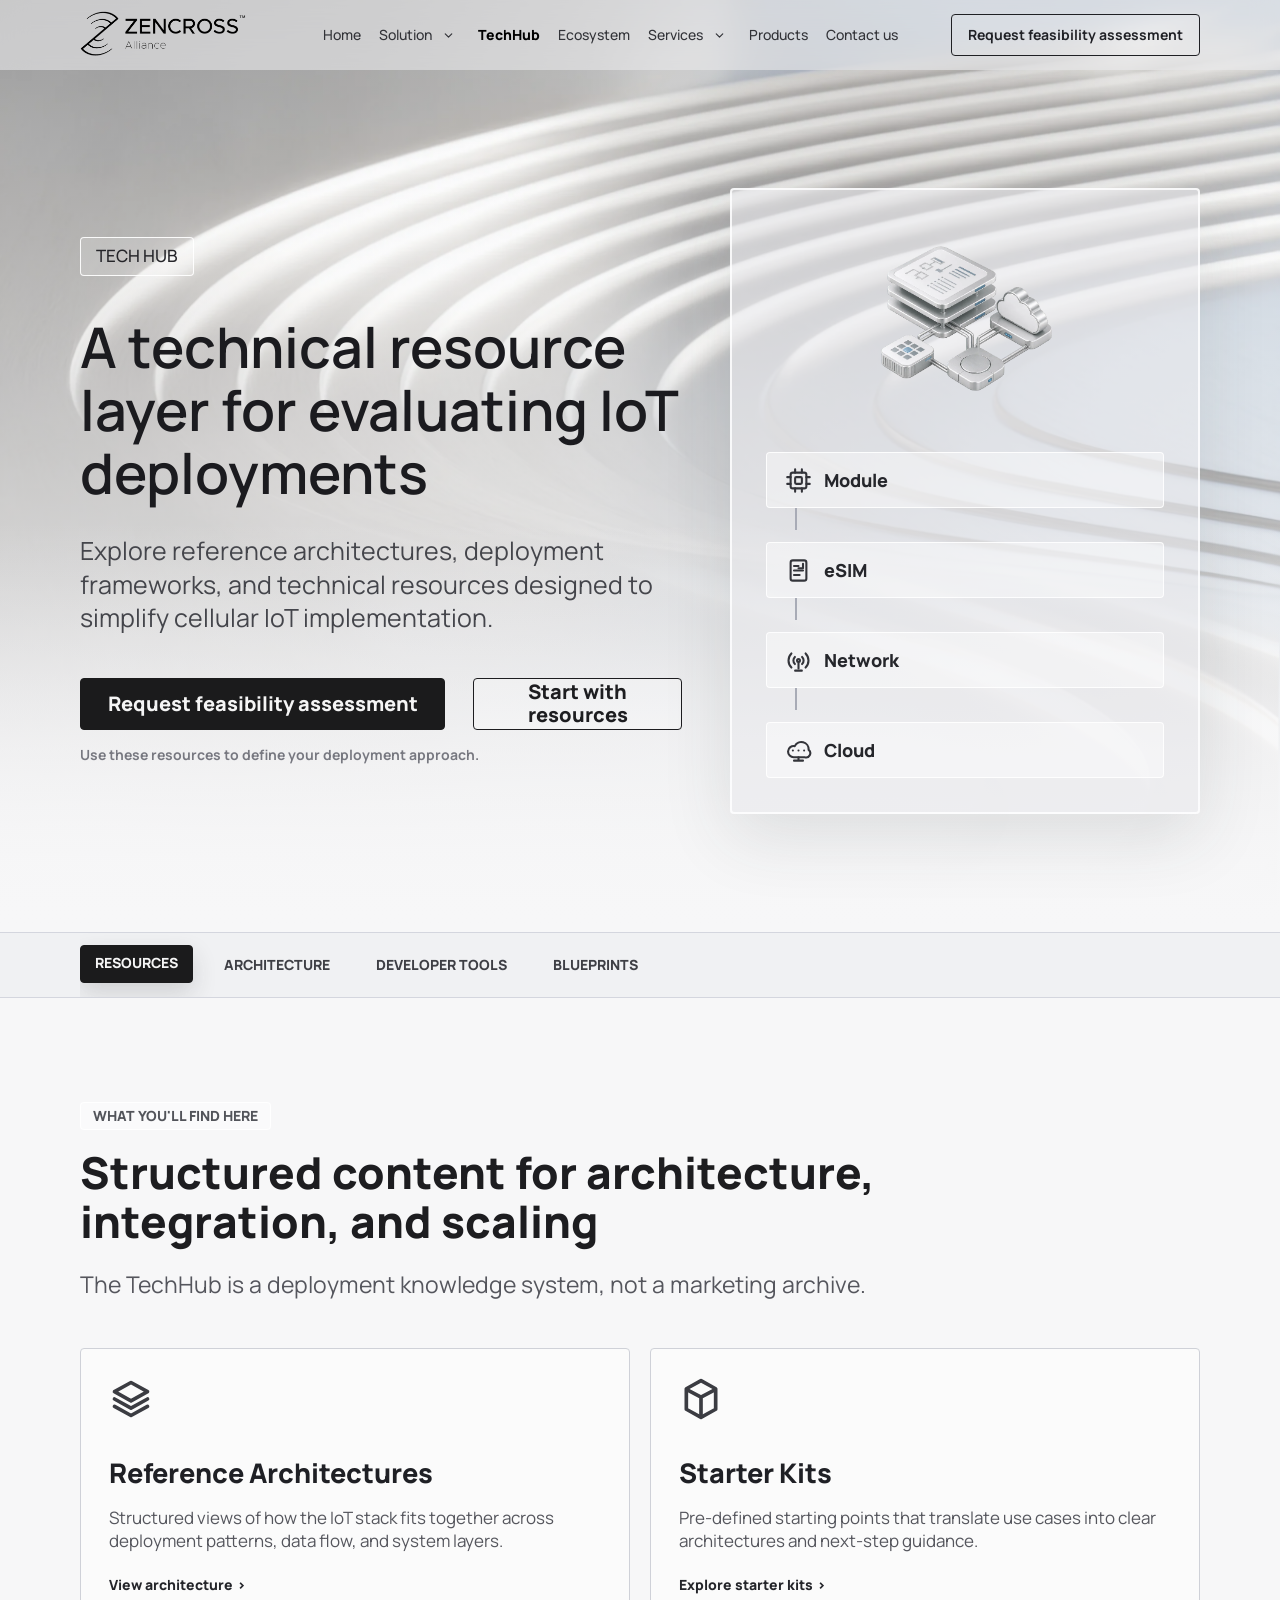
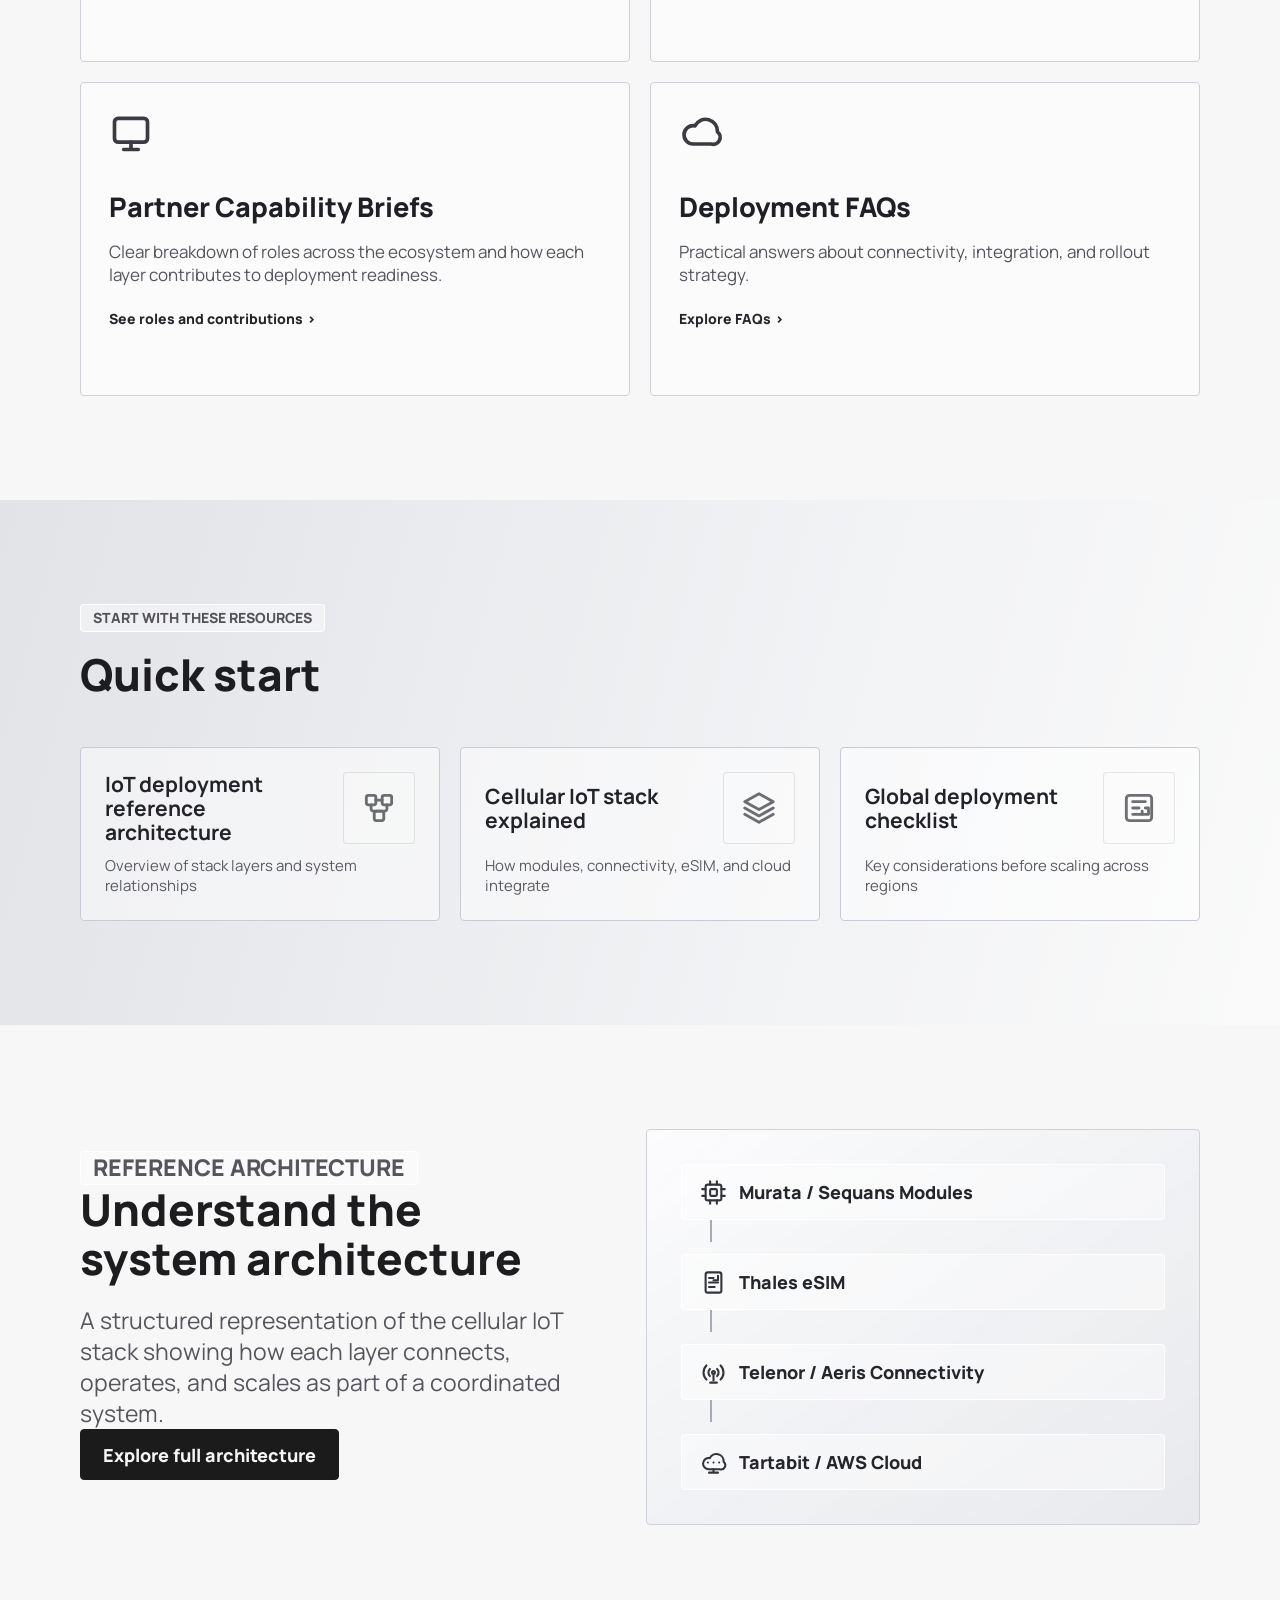
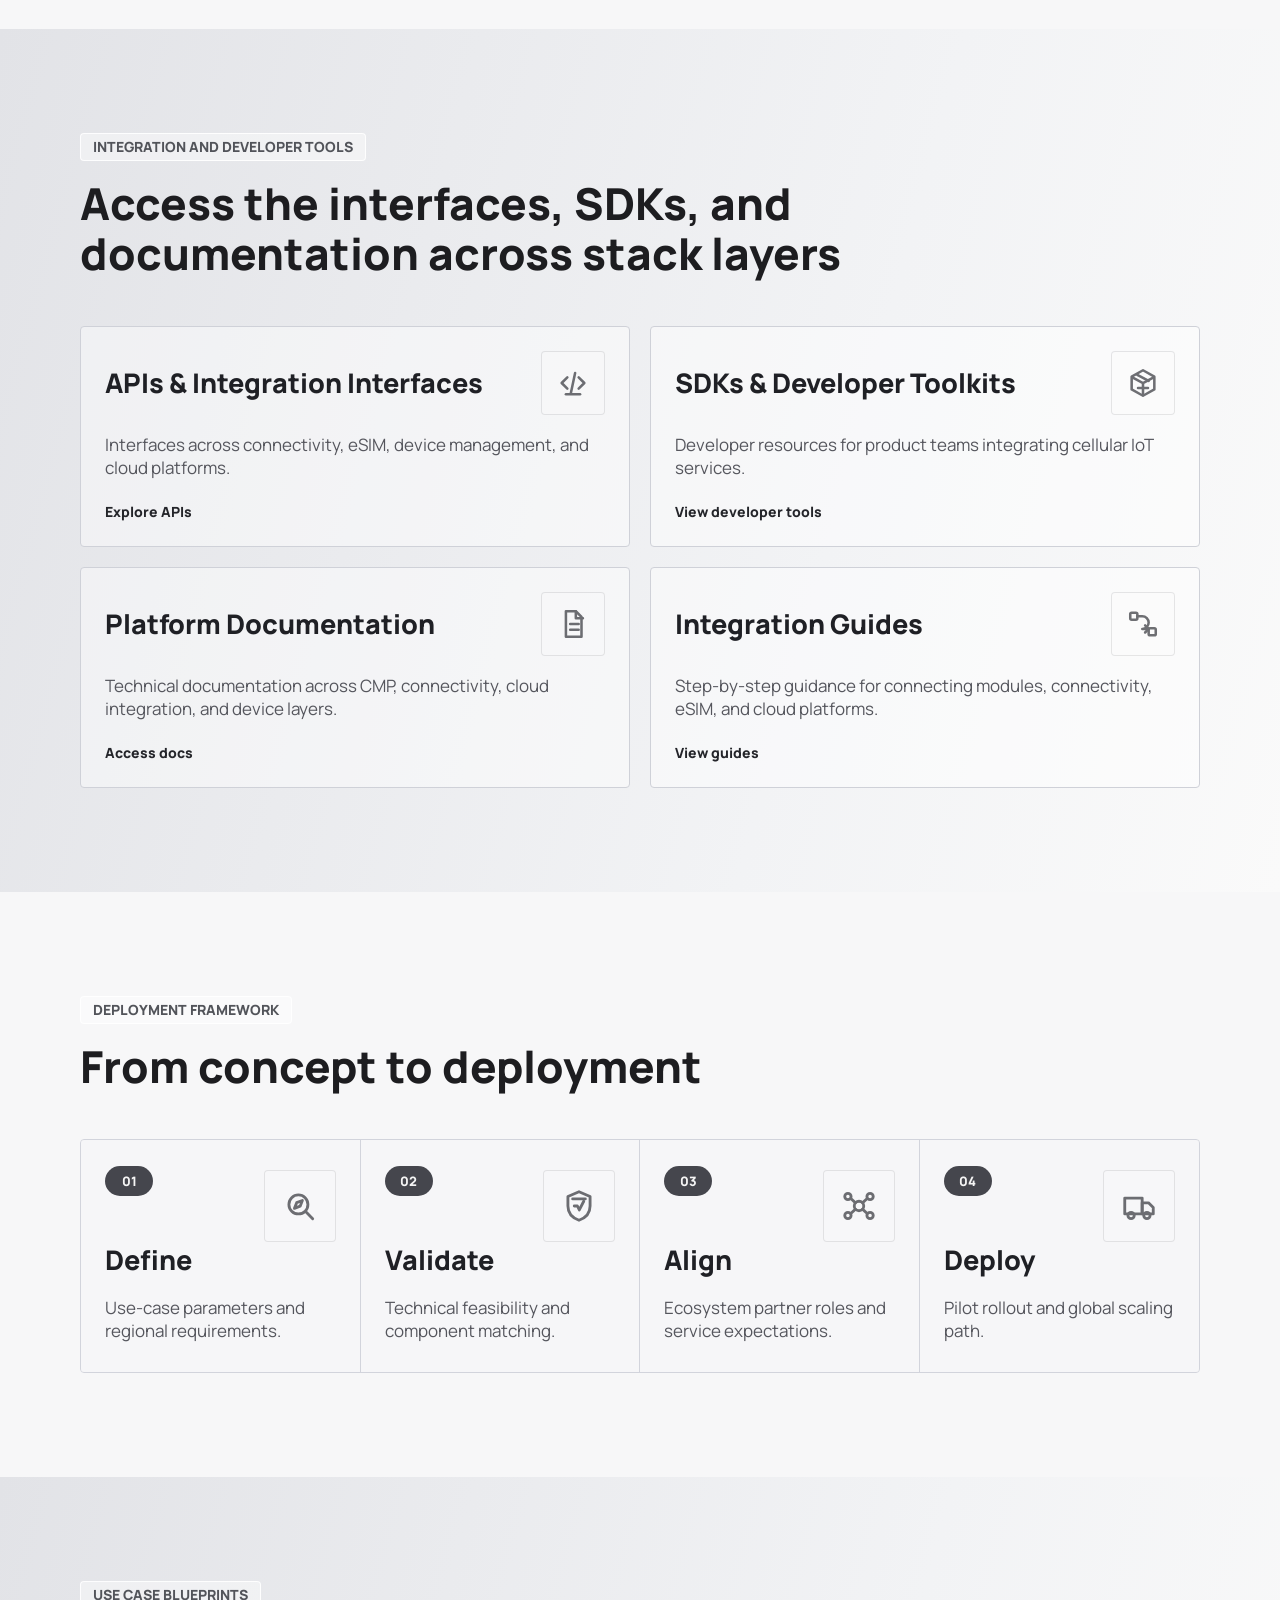
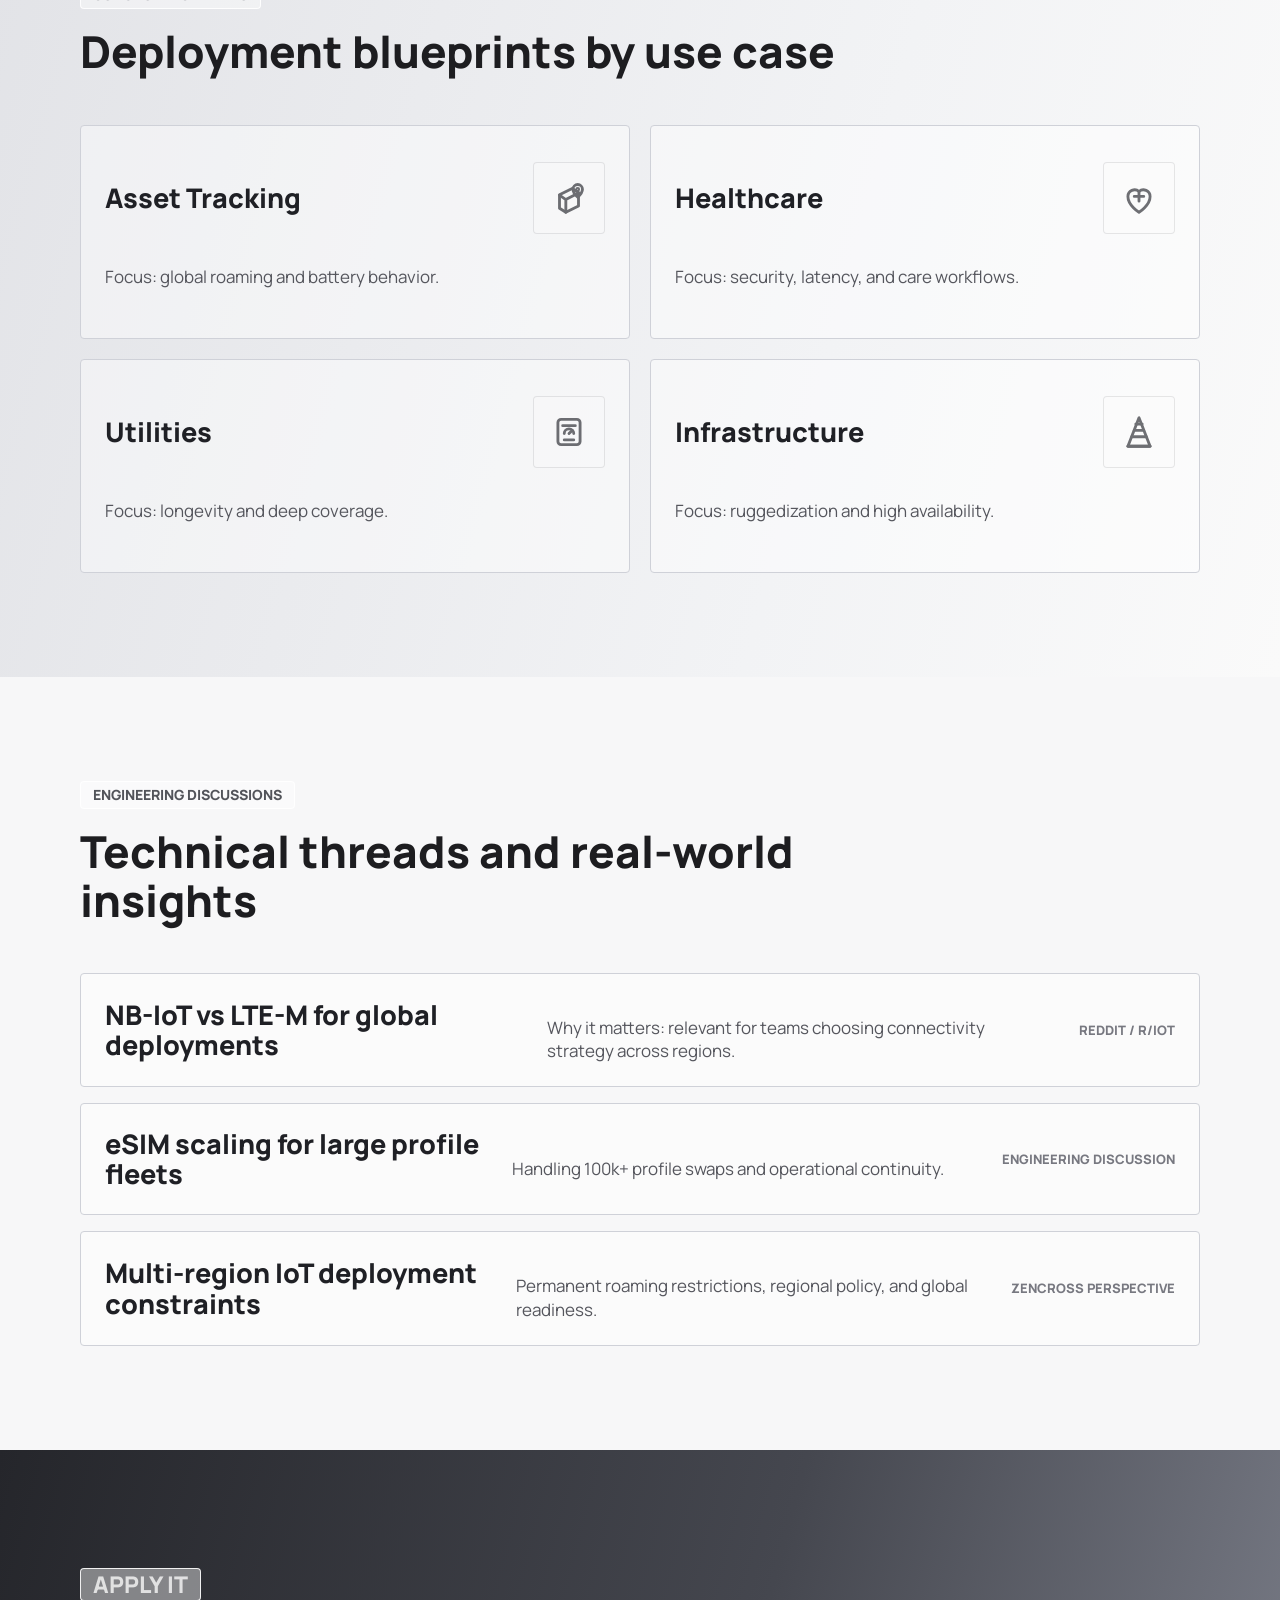
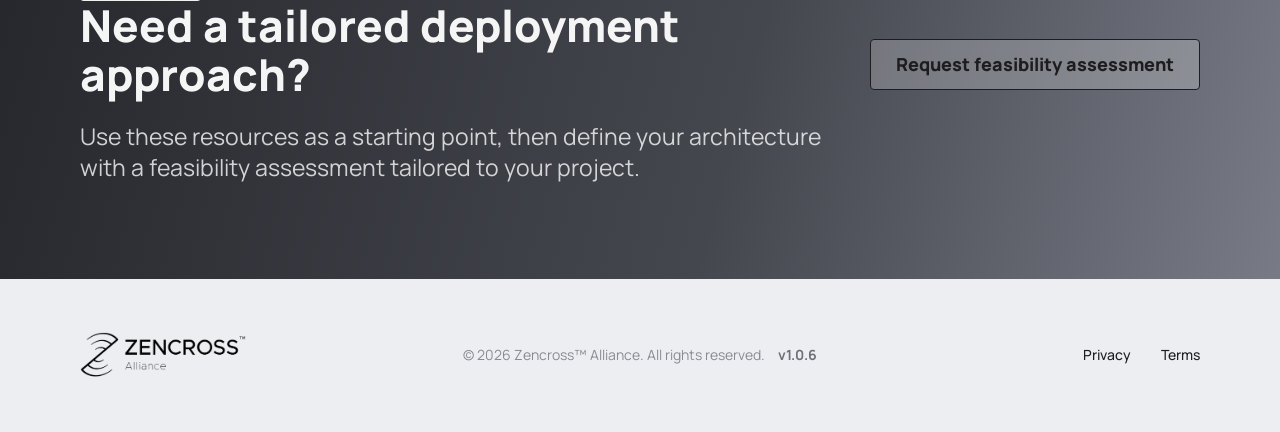
<file: techhub.html>
<!doctype html>
<html lang="en">
  <head>
    <meta charset="utf-8">
    <meta name="viewport" content="width=device-width, initial-scale=1">
    <title>TechHub | Zencross Alliance</title>
    <meta
      name="description"
      content="Reference architectures, starter kits, integration guides, and deployment frameworks for planning cellular IoT deployments with Zencross Alliance."
    >
    <link rel="preconnect" href="https://fonts.googleapis.com">
    <link rel="preconnect" href="https://fonts.gstatic.com" crossorigin>
    <link
      href="https://fonts.googleapis.com/css2?family=Manrope:wght@400;500;600;700;800&display=swap"
      rel="stylesheet"
    >
    <link rel="icon" type="image/png" href="images/favicon.fb209ea31b.png">
    <link rel="apple-touch-icon" href="images/favicon.fb209ea31b.png">
    <link rel="stylesheet" href="styles.e7c7b05d5d.css">
  </head>
  <body class="content-page techhub-page">
    <svg class="svg-sprite" aria-hidden="true" focusable="false">
      <symbol id="icon-chevron-down" viewBox="0 0 24 24"><path d="m6 9 6 6 6-6"></path></symbol>
      <symbol id="icon-chevron-right" viewBox="0 0 24 24"><path d="m9 18 6-6-6-6"></path></symbol>
      <symbol id="icon-package" viewBox="0 0 24 24"><path d="m12 2 8 4.4v11.2L12 22l-8-4.4V6.4L12 2Z"></path><path d="m4.5 7 7.5 4 7.5-4M12 11v10"></path></symbol>
      <symbol id="icon-layers" viewBox="0 0 24 24"><path d="m12 3 9 5-9 5-9-5 9-5Z"></path><path d="m3 12 9 5 9-5M3 16l9 5 9-5"></path></symbol>
      <symbol id="icon-monitor" viewBox="0 0 24 24"><rect x="3" y="4" width="18" height="13" rx="2"></rect><path d="M8 21h8M12 17v4"></path></symbol>
      <symbol id="icon-cloud" viewBox="0 0 24 24"><path d="M17.5 18H8a5 5 0 1 1 .7-9.9A6.5 6.5 0 0 1 21 11.4 3.8 3.8 0 0 1 17.5 18Z"></path></symbol>
    </svg>

    <header class="site-header">
      <div class="site-header__inner section-shell">
        <a class="brand" href="index.html" aria-label="Zencross Alliance home">
          <img src="images/a8db0850adeccb40d1b2ed8dbd5f8a7fbaae8c16-73cA2Af9.bd959b4462.png" alt="Zencross Alliance">
        </a>
        <nav class="main-nav" aria-label="Primary navigation">
          <a href="index.html">Home</a>
          <div class="nav-dropdown">
            <a class="nav-dropdown__link" href="verticals.html">Solution</a>
            <button class="nav-dropdown__toggle" type="button" aria-expanded="false" aria-label="Open Solution submenu">
              <svg class="icon icon--tiny"><use href="#icon-chevron-down"></use></svg>
            </button>
            <div class="nav-dropdown__menu" aria-label="Solution sections">
              <a href="verticals.html#asset-tracking">Asset Tracking</a>
              <a href="verticals.html#healthcare">Healthcare</a>
              <a href="verticals.html#utilities-metering">Utilities &amp; Metering</a>
              <a href="verticals.html#environment-infrastructure">Environment &amp; Infrastructure</a>
            </div>
          </div>
          <a class="is-active" href="techhub.html">TechHub</a>
          <a href="ecosystem.html">Ecosystem</a>
          <div class="nav-dropdown">
            <a class="nav-dropdown__link" href="services.html">Services</a>
            <button class="nav-dropdown__toggle" type="button" aria-expanded="false" aria-label="Open Services submenu">
              <svg class="icon icon--tiny"><use href="#icon-chevron-down"></use></svg>
            </button>
            <div class="nav-dropdown__menu" aria-label="Services sections">
              <a href="services.html#service-feasibility">Feasibility Assessment</a>
              <a href="services.html#service-discovery">Discovery Call</a>
              <a href="services.html#service-consultation">Consultation</a>
              <a href="services.html#services-choose">How to Choose</a>
            </div>
          </div>
          <a href="products.html">Products</a>
          <a href="contact.html">Contact us</a>
        </nav>
        <a class="button button--ghost site-header__cta" href="contact.html#assessment-intake">
          Request feasibility assessment
        </a>
      </div>
    </header>

    <main>
      <section class="subpage-hero subpage-hero--techhub" aria-labelledby="techhub-hero-title">
        <div class="subpage-hero__inner section-shell">
          <div class="subpage-hero__content">
            <p class="eyebrow">TECH HUB</p>
            <h1 id="techhub-hero-title">A technical resource layer for evaluating IoT deployments</h1>
            <p>
              Explore reference architectures, deployment frameworks, and technical
              resources designed to simplify cellular IoT implementation.
            </p>
            <div class="hero__actions">
              <a class="button button--dark" href="contact.html#assessment-intake">Request feasibility assessment</a>
              <a class="button button--light" href="#resources">Start with resources</a>
            </div>
            <p class="micro-copy">Use these resources to define your deployment approach.</p>
          </div>
          <div class="tech-stack-visual hero-infographic" aria-hidden="true">
            <img class="hero-infographic__asset" src="images/page-techhub-visual.cd8c079162.webp" alt="">
            <span><svg class="infographic-icon"><use href="#info-package"></use></svg>Module</span>
            <span><svg class="infographic-icon"><use href="#info-card"></use></svg>eSIM</span>
            <span><svg class="infographic-icon"><use href="#info-connectivity"></use></svg>Network</span>
            <span><svg class="infographic-icon"><use href="#info-cloud"></use></svg>Cloud</span>
          </div>
        </div>
      </section>

      <nav class="subnav" aria-label="TechHub sections">
        <div class="section-shell subnav__inner">
          <a href="#resources">Resources</a>
          <a href="#architecture">Architecture</a>
          <a href="#developer-tools">Developer tools</a>
          <a href="#blueprints">Blueprints</a>
        </div>
      </nav>

      <section class="page-section" id="resources" aria-labelledby="resources-title">
        <div class="section-shell">
          <div class="page-section__head">
            <p class="section-kicker">WHAT YOU'LL FIND HERE</p>
            <h2 id="resources-title">Structured content for architecture, integration, and scaling</h2>
            <p>The TechHub is a deployment knowledge system, not a marketing archive.</p>
          </div>

          <div class="resource-grid">
            <article class="resource-card">
              <svg class="icon"><use href="#icon-layers"></use></svg>
              <h3>Reference Architectures</h3>
              <p>Structured views of how the IoT stack fits together across deployment patterns, data flow, and system layers.</p>
              <a href="#architecture">View architecture <span aria-hidden="true">&rsaquo;</span></a>
            </article>
            <article class="resource-card">
              <svg class="icon"><use href="#icon-package"></use></svg>
              <h3>Starter Kits</h3>
              <p>Pre-defined starting points that translate use cases into clear architectures and next-step guidance.</p>
              <a href="#blueprints">Explore starter kits <span aria-hidden="true">&rsaquo;</span></a>
            </article>
            <article class="resource-card">
              <svg class="icon"><use href="#icon-monitor"></use></svg>
              <h3>Partner Capability Briefs</h3>
              <p>Clear breakdown of roles across the ecosystem and how each layer contributes to deployment readiness.</p>
              <a href="ecosystem.html#partner-roles">See roles and contributions <span aria-hidden="true">&rsaquo;</span></a>
            </article>
            <article class="resource-card">
              <svg class="icon"><use href="#icon-cloud"></use></svg>
              <h3>Deployment FAQs</h3>
              <p>Practical answers about connectivity, integration, and rollout strategy.</p>
              <a href="#discussions">Explore FAQs <span aria-hidden="true">&rsaquo;</span></a>
            </article>
          </div>
        </div>
      </section>

      <section class="page-section page-section--soft" aria-labelledby="quick-start-title">
        <div class="section-shell">
          <div class="page-section__head">
            <p class="section-kicker">START WITH THESE RESOURCES</p>
            <h2 id="quick-start-title">Quick start</h2>
          </div>
          <div class="quick-resource-list">
            <a href="#architecture"><svg class="content-card-icon"><use href="#info-architecture"></use></svg><strong>IoT deployment reference architecture</strong><span>Overview of stack layers and system relationships</span></a>
            <a href="#developer-tools"><svg class="content-card-icon"><use href="#info-layers"></use></svg><strong>Cellular IoT stack explained</strong><span>How modules, connectivity, eSIM, and cloud integrate</span></a>
            <a href="contact.html#assessment-intake"><svg class="content-card-icon"><use href="#info-blueprint"></use></svg><strong>Global deployment checklist</strong><span>Key considerations before scaling across regions</span></a>
          </div>
        </div>
      </section>

      <section class="page-section" id="architecture" aria-labelledby="architecture-title">
        <div class="section-shell page-split">
          <div>
            <p class="section-kicker">REFERENCE ARCHITECTURE</p>
            <h2 id="architecture-title">Understand the system architecture</h2>
            <p>
              A structured representation of the cellular IoT stack showing how each
              layer connects, operates, and scales as part of a coordinated system.
            </p>
            <a class="button button--dark" href="contact.html#assessment-intake">Explore full architecture</a>
          </div>
          <div class="system-flow">
            <span><svg class="infographic-icon"><use href="#info-package"></use></svg>Murata / Sequans Modules</span>
            <span><svg class="infographic-icon"><use href="#info-card"></use></svg>Thales eSIM</span>
            <span><svg class="infographic-icon"><use href="#info-connectivity"></use></svg>Telenor / Aeris Connectivity</span>
            <span><svg class="infographic-icon"><use href="#info-cloud"></use></svg>Tartabit / AWS Cloud</span>
          </div>
        </div>
      </section>

      <section class="page-section page-section--soft" id="developer-tools" aria-labelledby="developer-tools-title">
        <div class="section-shell">
          <div class="page-section__head">
            <p class="section-kicker">INTEGRATION AND DEVELOPER TOOLS</p>
            <h2 id="developer-tools-title">Access the interfaces, SDKs, and documentation across stack layers</h2>
          </div>
          <div class="tool-grid">
            <article><svg class="content-card-icon"><use href="#info-api"></use></svg><h3>APIs &amp; Integration Interfaces</h3><p>Interfaces across connectivity, eSIM, device management, and cloud platforms.</p><a href="contact.html#assessment-intake">Explore APIs</a></article>
            <article><svg class="content-card-icon"><use href="#info-sdk"></use></svg><h3>SDKs &amp; Developer Toolkits</h3><p>Developer resources for product teams integrating cellular IoT services.</p><a href="contact.html#assessment-intake">View developer tools</a></article>
            <article><svg class="content-card-icon"><use href="#info-docs"></use></svg><h3>Platform Documentation</h3><p>Technical documentation across CMP, connectivity, cloud integration, and device layers.</p><a href="contact.html#assessment-intake">Access docs</a></article>
            <article><svg class="content-card-icon"><use href="#info-route"></use></svg><h3>Integration Guides</h3><p>Step-by-step guidance for connecting modules, connectivity, eSIM, and cloud platforms.</p><a href="contact.html#assessment-intake">View guides</a></article>
          </div>
        </div>
      </section>

      <section class="page-section" aria-labelledby="framework-title">
        <div class="section-shell">
          <div class="page-section__head">
            <p class="section-kicker">DEPLOYMENT FRAMEWORK</p>
            <h2 id="framework-title">From concept to deployment</h2>
          </div>
          <div class="process-line">
            <article><span>01</span><svg class="content-card-icon"><use href="#info-discovery"></use></svg><h3>Define</h3><p>Use-case parameters and regional requirements.</p></article>
            <article><span>02</span><svg class="content-card-icon"><use href="#info-feasibility"></use></svg><h3>Validate</h3><p>Technical feasibility and component matching.</p></article>
            <article><span>03</span><svg class="content-card-icon"><use href="#info-partner-network"></use></svg><h3>Align</h3><p>Ecosystem partner roles and service expectations.</p></article>
            <article><span>04</span><svg class="content-card-icon"><use href="#info-delivery"></use></svg><h3>Deploy</h3><p>Pilot rollout and global scaling path.</p></article>
          </div>
        </div>
      </section>

      <section class="page-section page-section--soft" id="blueprints" aria-labelledby="blueprints-title">
        <div class="section-shell">
          <div class="page-section__head">
            <p class="section-kicker">USE CASE BLUEPRINTS</p>
            <h2 id="blueprints-title">Deployment blueprints by use case</h2>
          </div>
          <div class="blueprint-grid">
            <a href="verticals.html#asset-tracking"><svg class="content-card-icon"><use href="#info-asset-tracking"></use></svg><h3>Asset Tracking</h3><p>Focus: global roaming and battery behavior.</p></a>
            <a href="verticals.html#healthcare"><svg class="content-card-icon"><use href="#info-healthcare"></use></svg><h3>Healthcare</h3><p>Focus: security, latency, and care workflows.</p></a>
            <a href="verticals.html#utilities-metering"><svg class="content-card-icon"><use href="#info-utilities"></use></svg><h3>Utilities</h3><p>Focus: longevity and deep coverage.</p></a>
            <a href="verticals.html#environment-infrastructure"><svg class="content-card-icon"><use href="#info-infrastructure"></use></svg><h3>Infrastructure</h3><p>Focus: ruggedization and high availability.</p></a>
          </div>
        </div>
      </section>

      <section class="page-section" id="discussions" aria-labelledby="discussions-title">
        <div class="section-shell">
          <div class="page-section__head">
            <p class="section-kicker">ENGINEERING DISCUSSIONS</p>
            <h2 id="discussions-title">Technical threads and real-world insights</h2>
          </div>
          <div class="discussion-list">
            <article><h3>NB-IoT vs LTE-M for global deployments</h3><p>Why it matters: relevant for teams choosing connectivity strategy across regions.</p><span>Reddit / r/IOT</span></article>
            <article><h3>eSIM scaling for large profile fleets</h3><p>Handling 100k+ profile swaps and operational continuity.</p><span>Engineering discussion</span></article>
            <article><h3>Multi-region IoT deployment constraints</h3><p>Permanent roaming restrictions, regional policy, and global readiness.</p><span>ZENCROSS perspective</span></article>
          </div>
        </div>
      </section>

      <section class="page-cta page-cta--dark" aria-labelledby="techhub-cta-title">
        <div class="section-shell page-cta__inner">
          <div>
            <p class="section-kicker">APPLY IT</p>
            <h2 id="techhub-cta-title">Need a tailored deployment approach?</h2>
            <p>Use these resources as a starting point, then define your architecture with a feasibility assessment tailored to your project.</p>
          </div>
          <a class="button button--light" href="contact.html#assessment-intake">Request feasibility assessment</a>
        </div>
      </section>
    </main>

    <footer class="site-footer">
      <div class="section-shell site-footer__inner">
        <img src="images/fce45d0a20eead5daaf7659a6a120ed67c2400b0-C3vxxQ8u.fb635e34e4.png" alt="Zencross Alliance">
        <p>&copy; 2026 Zencross&trade; Alliance. All rights reserved. <span class="site-version">v1.0.6</span></p>
        <nav aria-label="Footer navigation">
          <a href="privacy.html">Privacy</a>
          <a href="terms.html">Terms</a>
        </nav>
      </div>
    </footer>

    <script src="script.bbac9ffeda.js"></script>
  </body>
</html>
</file>
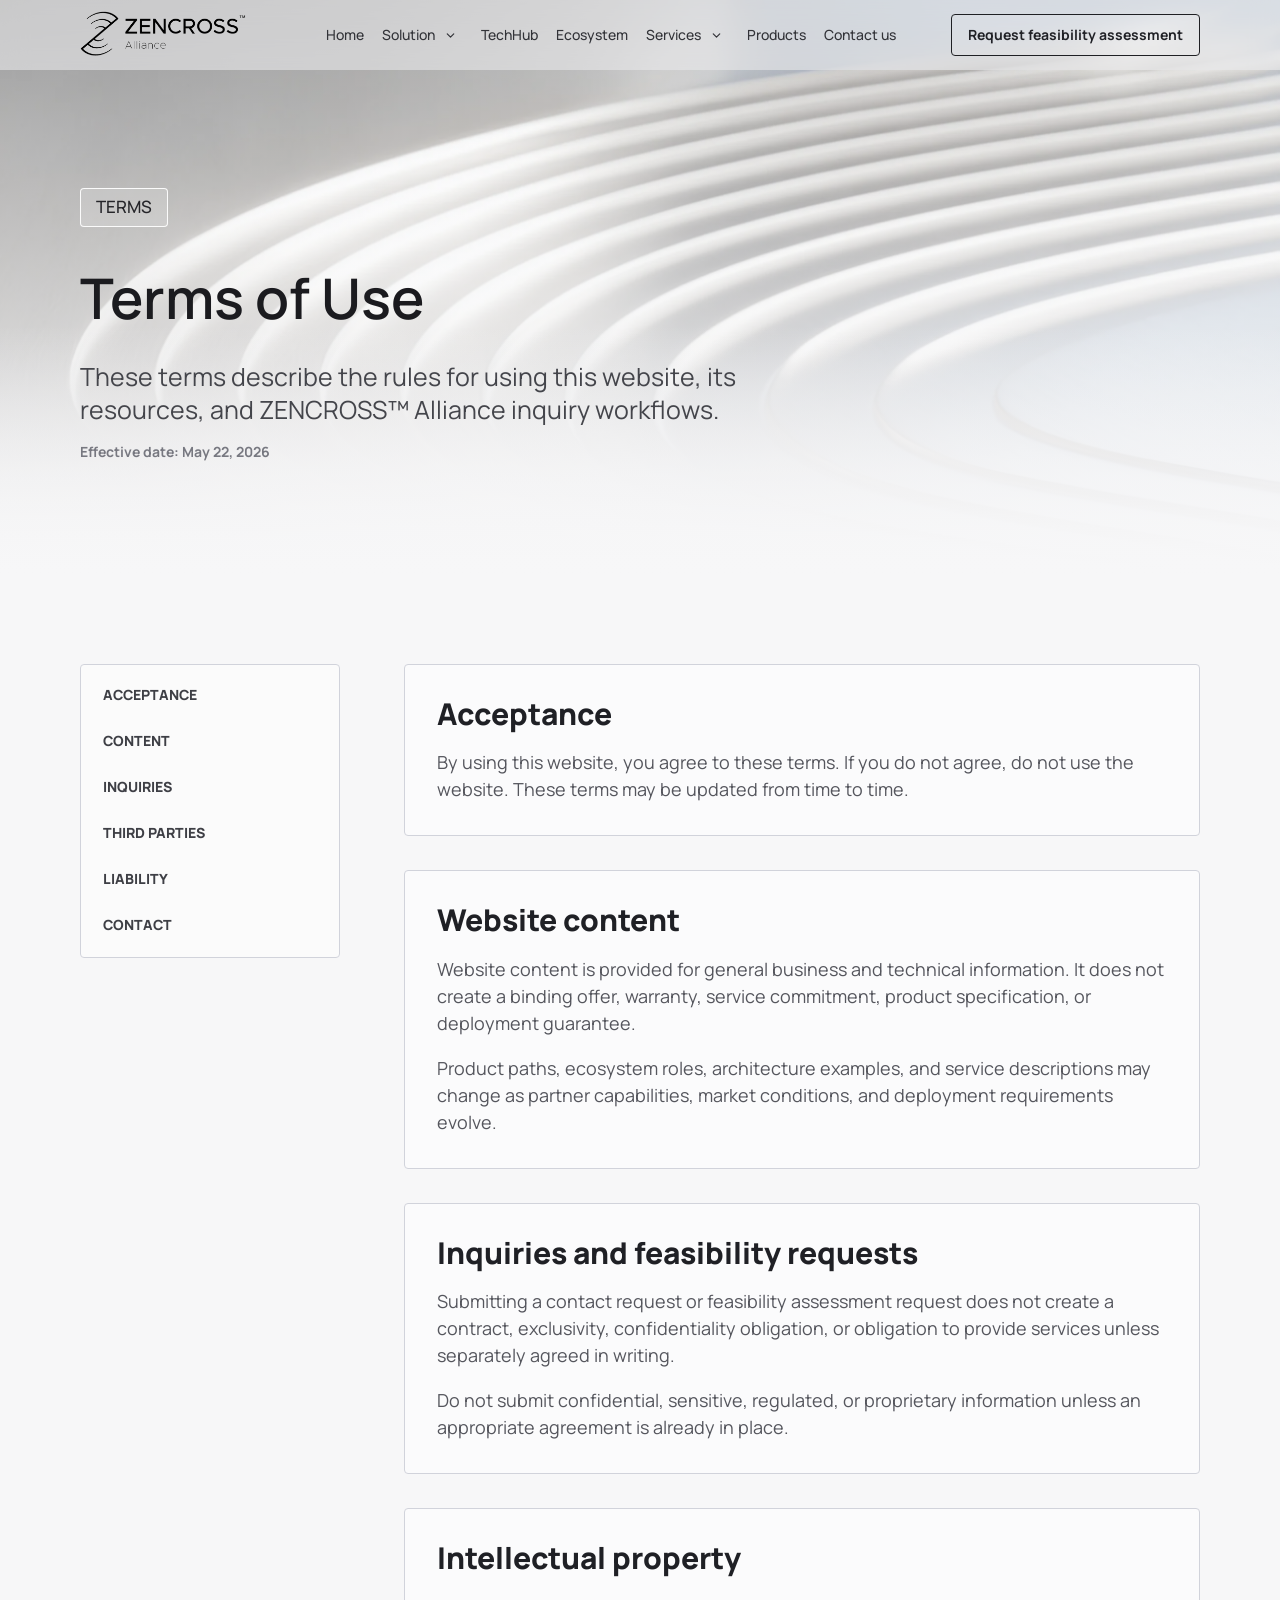
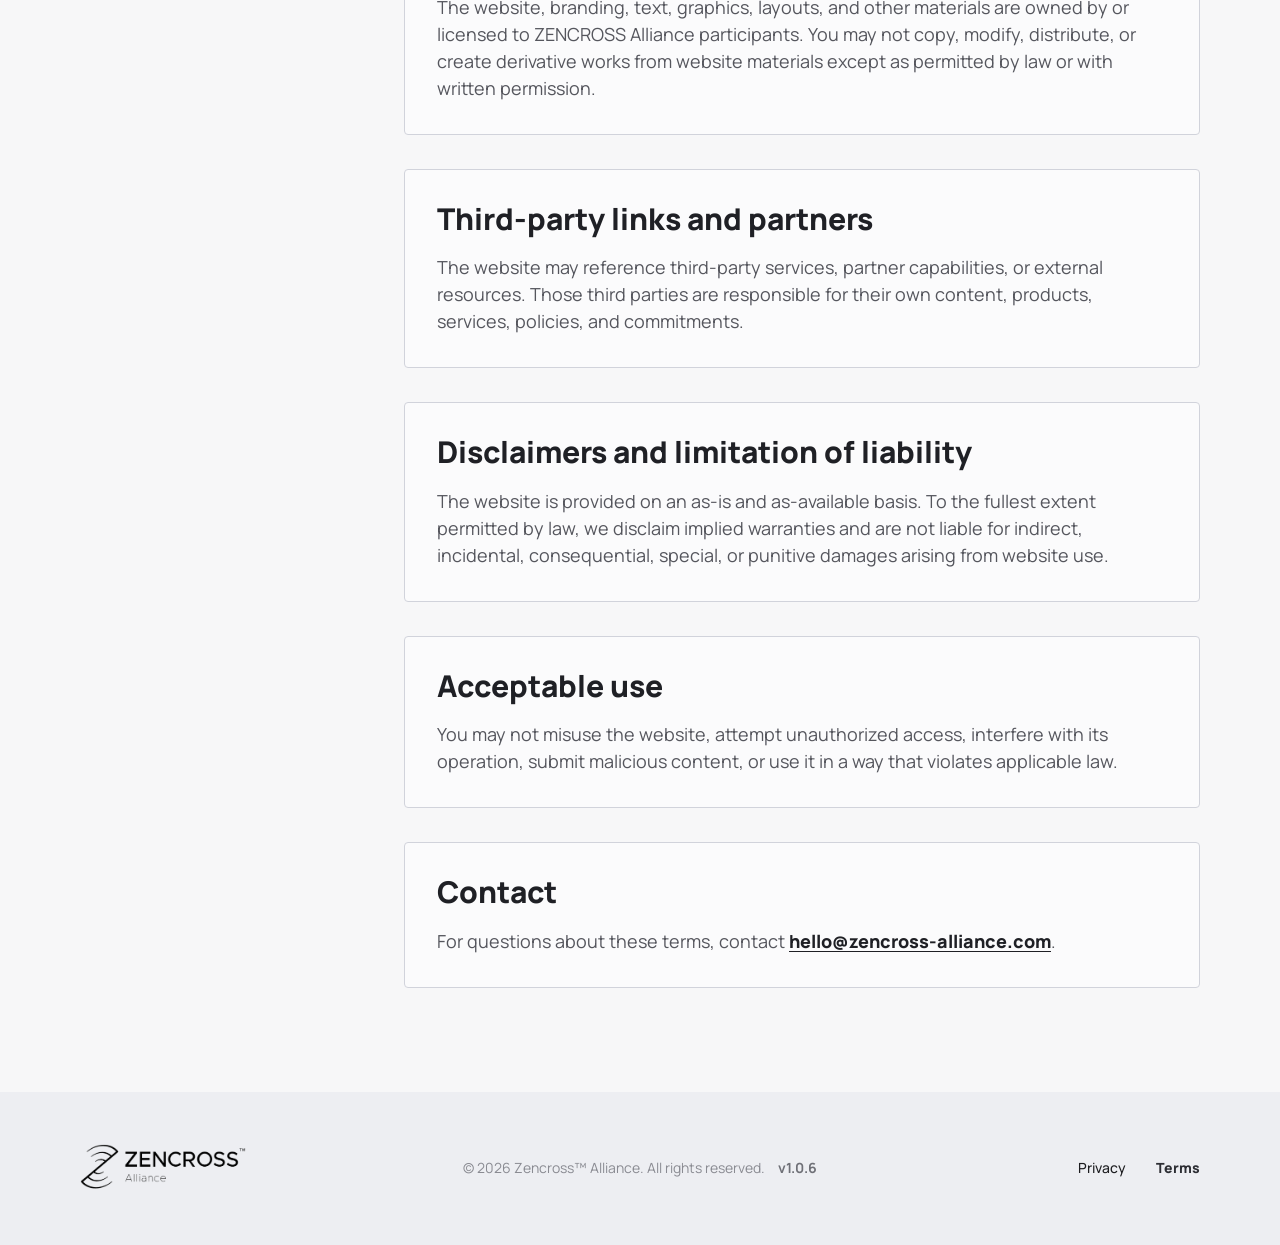
<file: terms.html>
<!doctype html>
<html lang="en">
  <head>
    <meta charset="utf-8">
    <meta name="viewport" content="width=device-width, initial-scale=1">
    <title>Terms of Use | Zencross Alliance</title>
    <meta
      name="description"
      content="Terms of use for the Zencross Alliance website, content, resources, and inquiry workflows."
    >
    <link rel="preconnect" href="https://fonts.googleapis.com">
    <link rel="preconnect" href="https://fonts.gstatic.com" crossorigin>
    <link
      href="https://fonts.googleapis.com/css2?family=Manrope:wght@400;500;600;700;800&display=swap"
      rel="stylesheet"
    >
    <link rel="icon" type="image/png" href="images/favicon.fb209ea31b.png">
    <link rel="apple-touch-icon" href="images/favicon.fb209ea31b.png">
    <link rel="stylesheet" href="styles.e7c7b05d5d.css">
  </head>
  <body class="content-page legal-page">
    <svg class="svg-sprite" aria-hidden="true" focusable="false">
      <symbol id="icon-chevron-down" viewBox="0 0 24 24"><path d="m6 9 6 6 6-6"></path></symbol>
    </svg>

    <header class="site-header">
      <div class="site-header__inner section-shell">
        <a class="brand" href="index.html" aria-label="Zencross Alliance home">
          <img src="images/a8db0850adeccb40d1b2ed8dbd5f8a7fbaae8c16-73cA2Af9.bd959b4462.png" alt="Zencross Alliance">
        </a>
        <nav class="main-nav" aria-label="Primary navigation">
          <a href="index.html">Home</a>
          <div class="nav-dropdown">
            <a class="nav-dropdown__link" href="verticals.html">Solution</a>
            <button class="nav-dropdown__toggle" type="button" aria-expanded="false" aria-label="Open Solution submenu">
              <svg class="icon icon--tiny"><use href="#icon-chevron-down"></use></svg>
            </button>
            <div class="nav-dropdown__menu" aria-label="Solution sections">
              <a href="verticals.html#asset-tracking">Asset Tracking</a>
              <a href="verticals.html#healthcare">Healthcare</a>
              <a href="verticals.html#utilities-metering">Utilities &amp; Metering</a>
              <a href="verticals.html#environment-infrastructure">Environment &amp; Infrastructure</a>
            </div>
          </div>
          <a href="techhub.html">TechHub</a>
          <a href="ecosystem.html">Ecosystem</a>
          <div class="nav-dropdown">
            <a class="nav-dropdown__link" href="services.html">Services</a>
            <button class="nav-dropdown__toggle" type="button" aria-expanded="false" aria-label="Open Services submenu">
              <svg class="icon icon--tiny"><use href="#icon-chevron-down"></use></svg>
            </button>
            <div class="nav-dropdown__menu" aria-label="Services sections">
              <a href="services.html#service-feasibility">Feasibility Assessment</a>
              <a href="services.html#service-discovery">Discovery Call</a>
              <a href="services.html#service-consultation">Consultation</a>
              <a href="services.html#services-choose">How to Choose</a>
            </div>
          </div>
          <a href="products.html">Products</a>
          <a href="contact.html">Contact us</a>
        </nav>
        <a class="button button--ghost site-header__cta" href="contact.html#assessment-intake">
          Request feasibility assessment
        </a>
      </div>
    </header>

    <main>
      <section class="subpage-hero subpage-hero--legal" aria-labelledby="terms-title">
        <div class="subpage-hero__inner section-shell legal-hero__inner">
          <div class="subpage-hero__content">
            <p class="eyebrow">TERMS</p>
            <h1 id="terms-title">Terms of Use</h1>
            <p>
              These terms describe the rules for using this website, its resources,
              and ZENCROSS&trade; Alliance inquiry workflows.
            </p>
            <p class="micro-copy">Effective date: May 22, 2026</p>
          </div>
        </div>
      </section>

      <section class="page-section legal-section" aria-label="Terms of use content">
        <div class="section-shell legal-layout">
          <aside class="legal-toc">
            <a href="#terms-acceptance">Acceptance</a>
            <a href="#terms-content">Content</a>
            <a href="#terms-inquiries">Inquiries</a>
            <a href="#terms-links">Third parties</a>
            <a href="#terms-liability">Liability</a>
            <a href="#terms-contact">Contact</a>
          </aside>

          <article class="legal-content">
            <section id="terms-acceptance">
              <h2>Acceptance</h2>
              <p>
                By using this website, you agree to these terms. If you do not agree,
                do not use the website. These terms may be updated from time to time.
              </p>
            </section>

            <section id="terms-content">
              <h2>Website content</h2>
              <p>
                Website content is provided for general business and technical
                information. It does not create a binding offer, warranty, service
                commitment, product specification, or deployment guarantee.
              </p>
              <p>
                Product paths, ecosystem roles, architecture examples, and service
                descriptions may change as partner capabilities, market conditions, and
                deployment requirements evolve.
              </p>
            </section>

            <section id="terms-inquiries">
              <h2>Inquiries and feasibility requests</h2>
              <p>
                Submitting a contact request or feasibility assessment request does not
                create a contract, exclusivity, confidentiality obligation, or obligation
                to provide services unless separately agreed in writing.
              </p>
              <p>
                Do not submit confidential, sensitive, regulated, or proprietary
                information unless an appropriate agreement is already in place.
              </p>
            </section>

            <section>
              <h2>Intellectual property</h2>
              <p>
                The website, branding, text, graphics, layouts, and other materials are
                owned by or licensed to ZENCROSS Alliance participants. You may not copy,
                modify, distribute, or create derivative works from website materials
                except as permitted by law or with written permission.
              </p>
            </section>

            <section id="terms-links">
              <h2>Third-party links and partners</h2>
              <p>
                The website may reference third-party services, partner capabilities,
                or external resources. Those third parties are responsible for their own
                content, products, services, policies, and commitments.
              </p>
            </section>

            <section id="terms-liability">
              <h2>Disclaimers and limitation of liability</h2>
              <p>
                The website is provided on an as-is and as-available basis. To the
                fullest extent permitted by law, we disclaim implied warranties and are
                not liable for indirect, incidental, consequential, special, or punitive
                damages arising from website use.
              </p>
            </section>

            <section>
              <h2>Acceptable use</h2>
              <p>
                You may not misuse the website, attempt unauthorized access, interfere
                with its operation, submit malicious content, or use it in a way that
                violates applicable law.
              </p>
            </section>

            <section id="terms-contact">
              <h2>Contact</h2>
              <p>
                For questions about these terms, contact
                <a href="mailto:hello@zencross-alliance.com">hello@zencross-alliance.com</a>.
              </p>
            </section>
          </article>
        </div>
      </section>
    </main>

    <footer class="site-footer">
      <div class="section-shell site-footer__inner">
        <img src="images/fce45d0a20eead5daaf7659a6a120ed67c2400b0-C3vxxQ8u.fb635e34e4.png" alt="Zencross Alliance">
        <p>&copy; 2026 Zencross&trade; Alliance. All rights reserved. <span class="site-version">v1.0.6</span></p>
        <nav aria-label="Footer navigation">
          <a href="privacy.html">Privacy</a>
          <a class="is-active" href="terms.html">Terms</a>
        </nav>
      </div>
    </footer>

    <script src="script.bbac9ffeda.js"></script>
  </body>
</html>
</file>
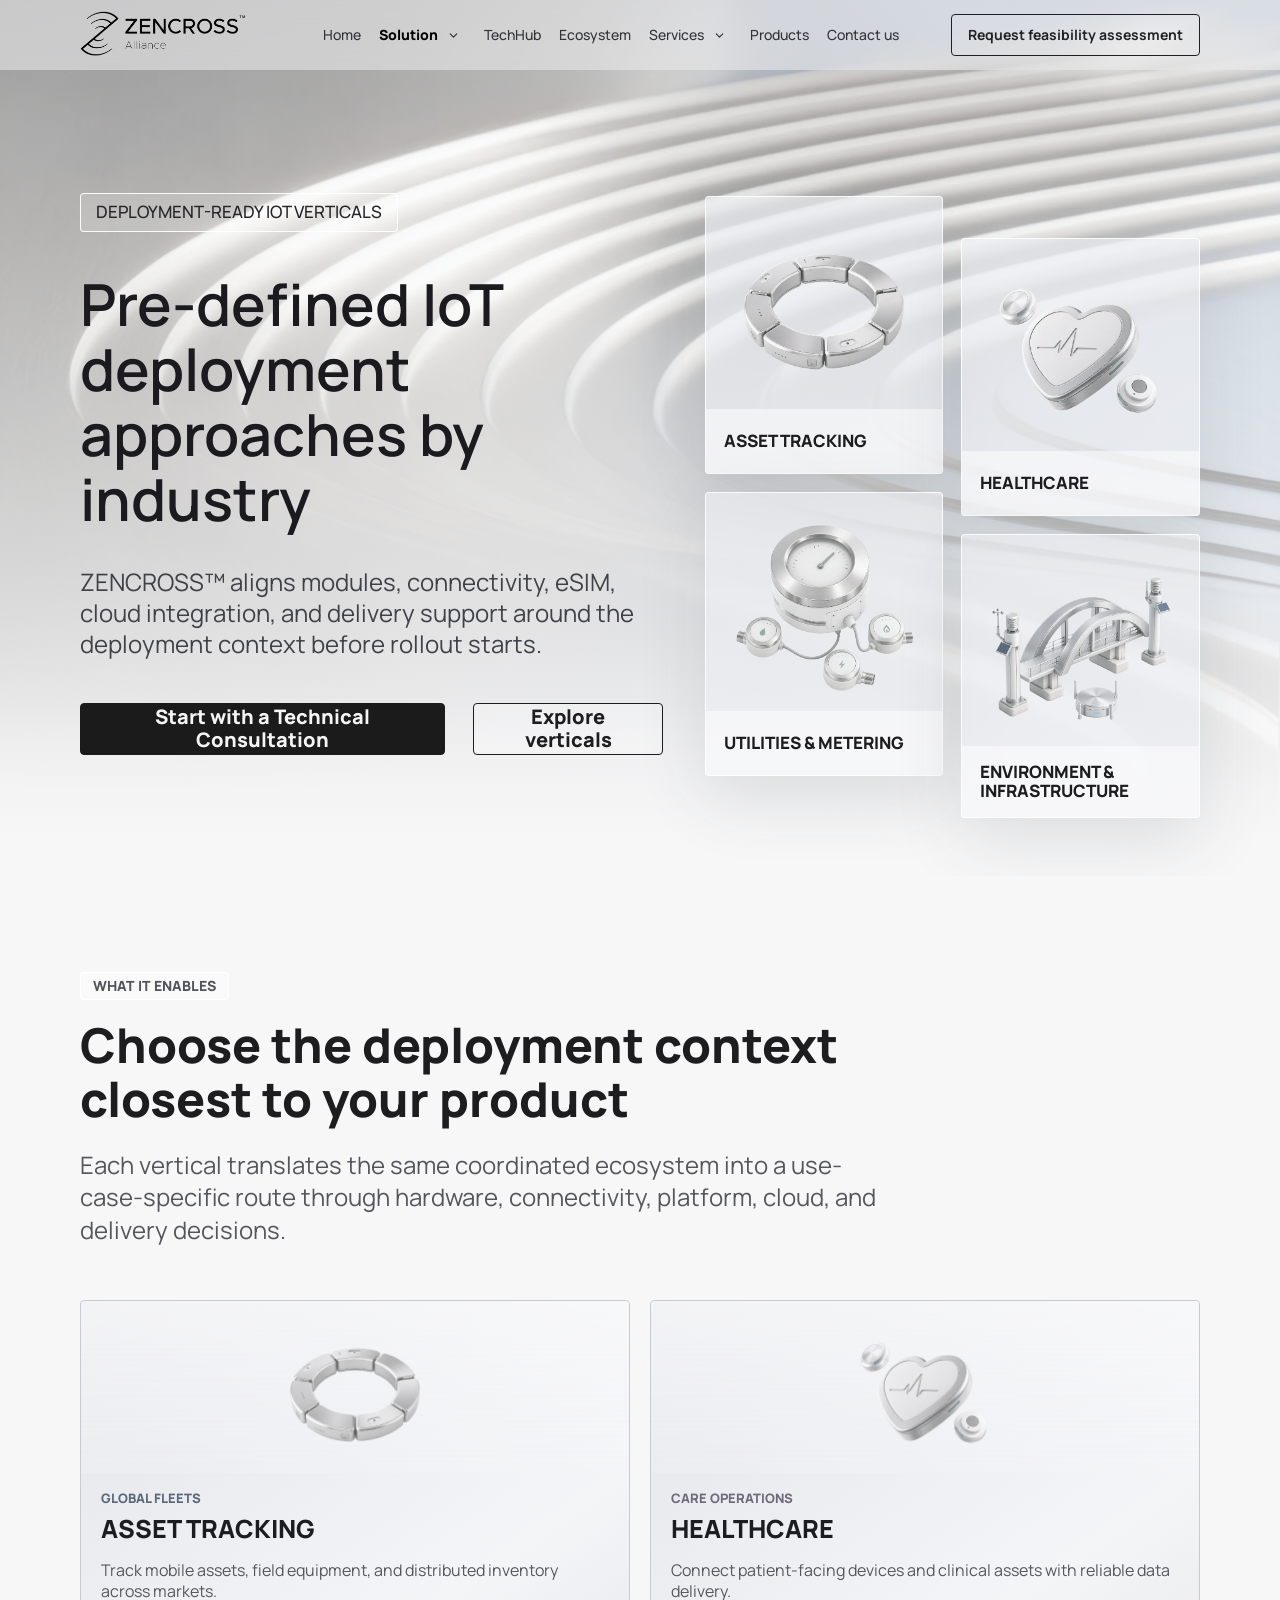
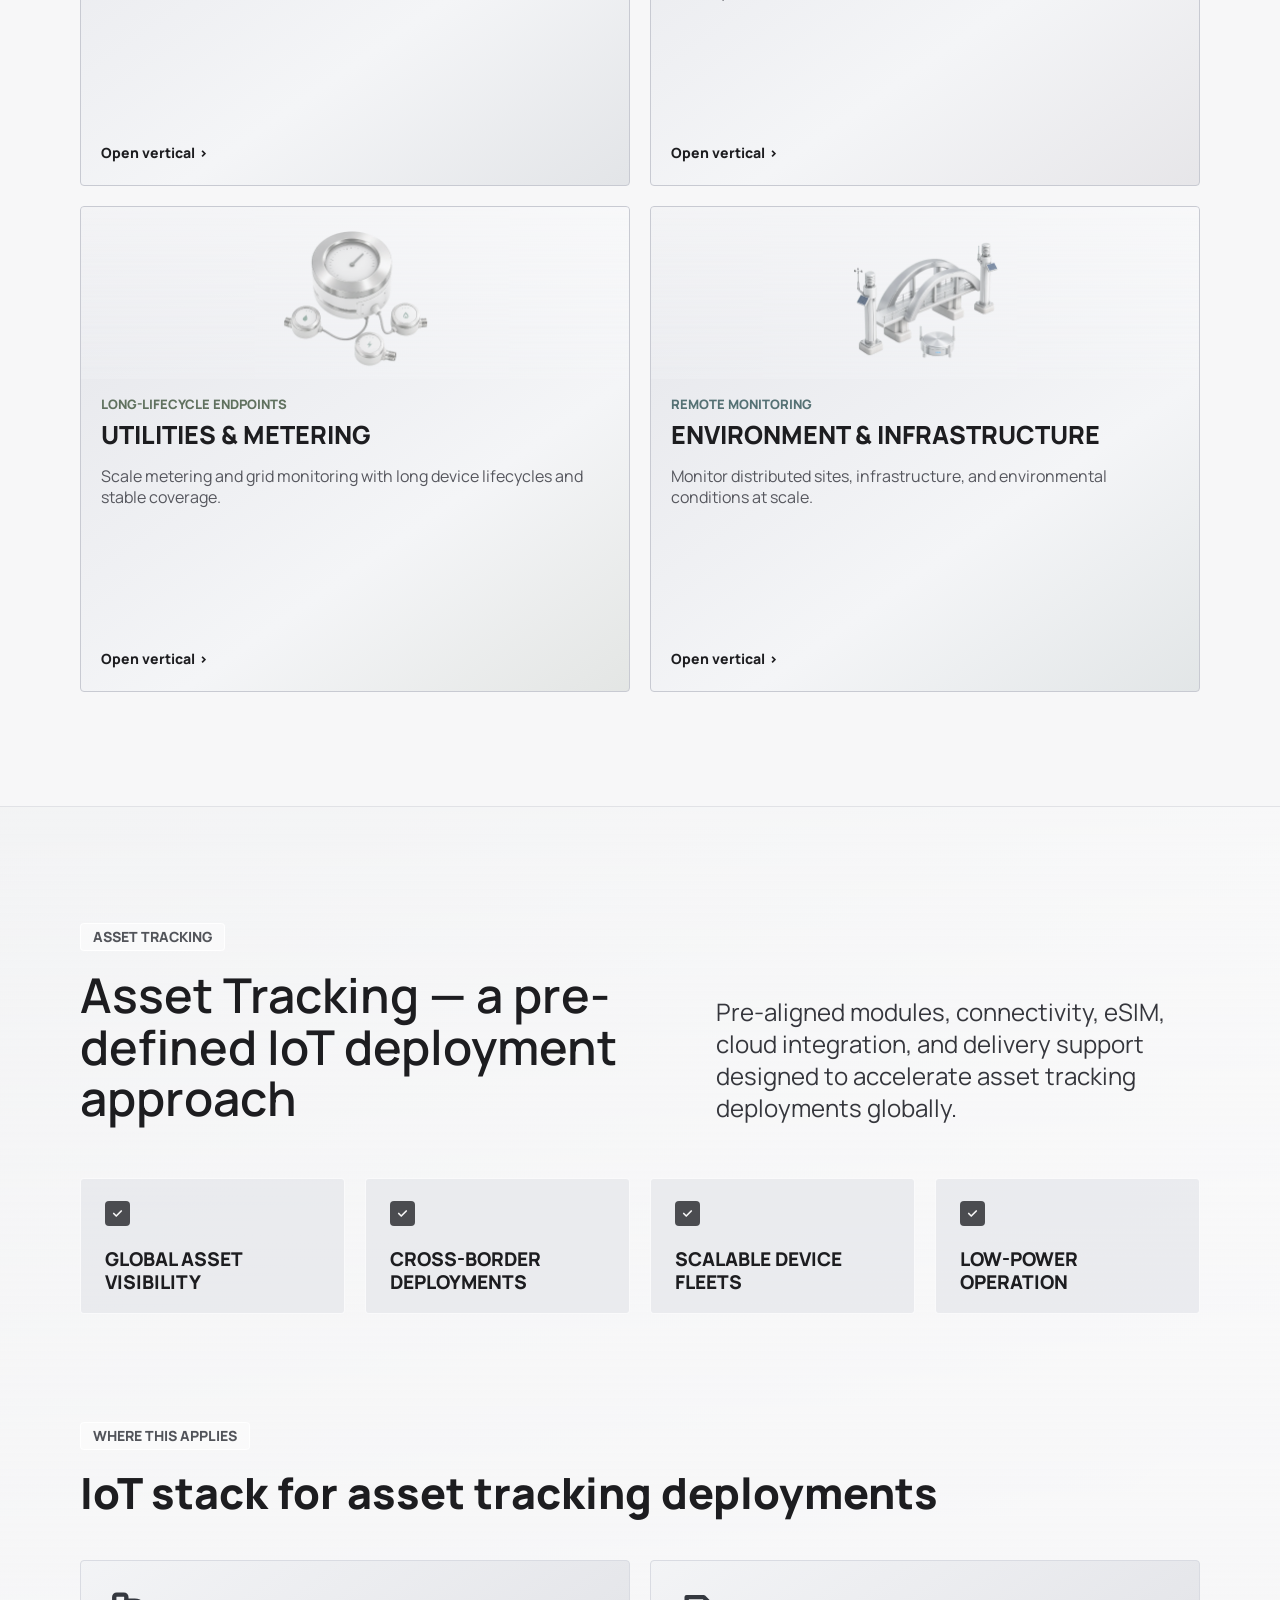
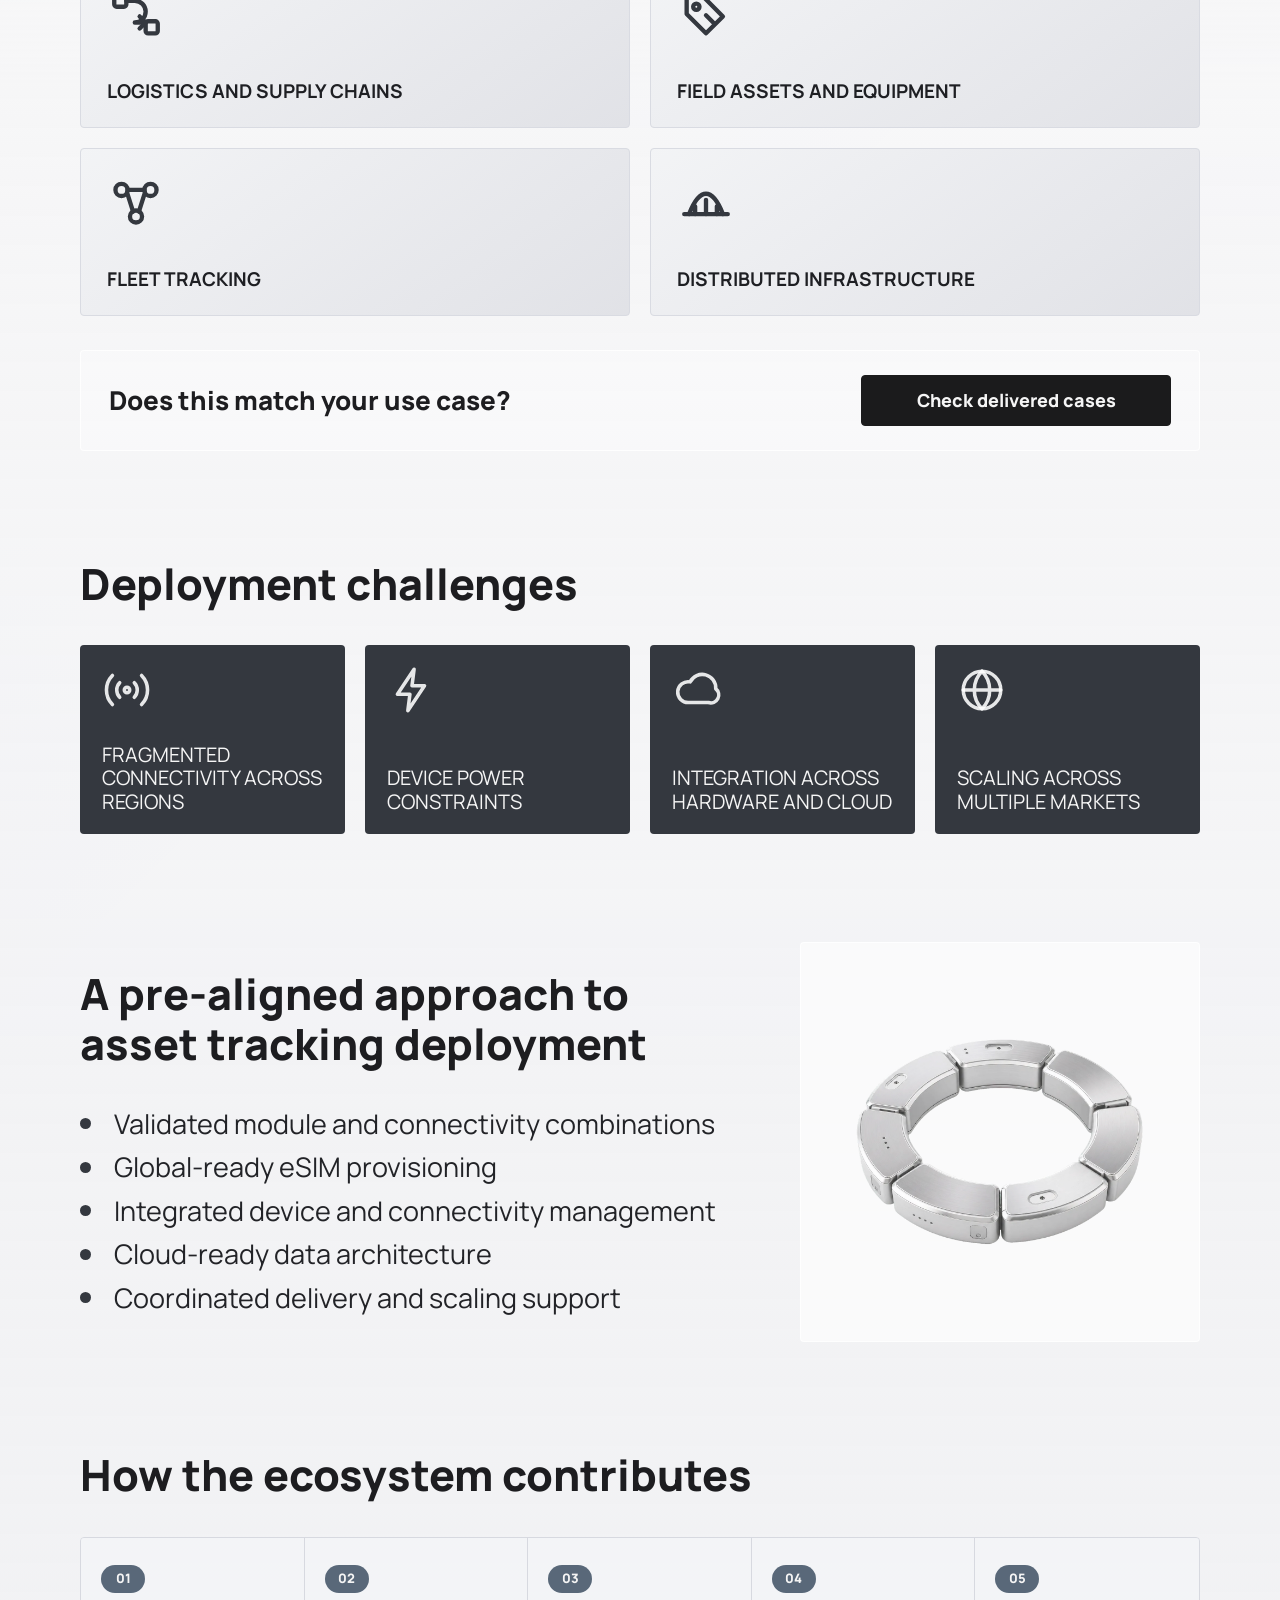
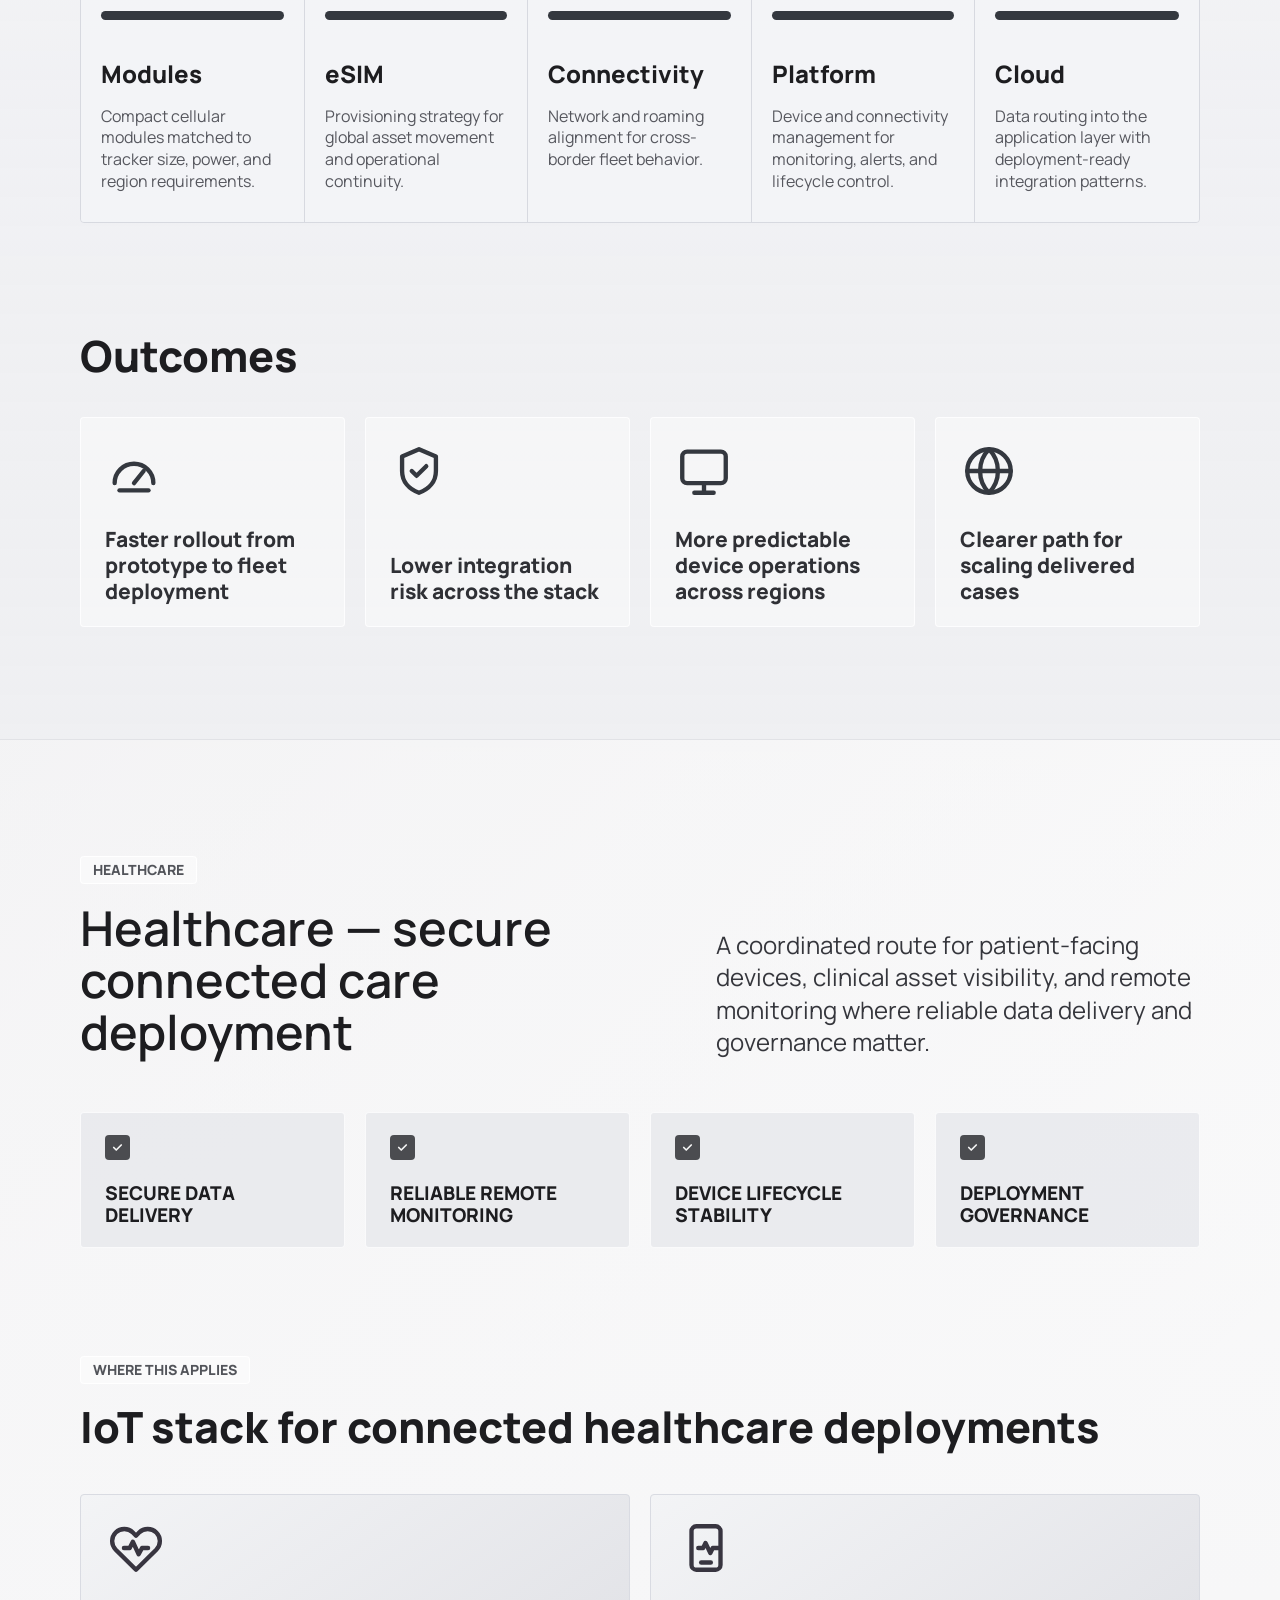
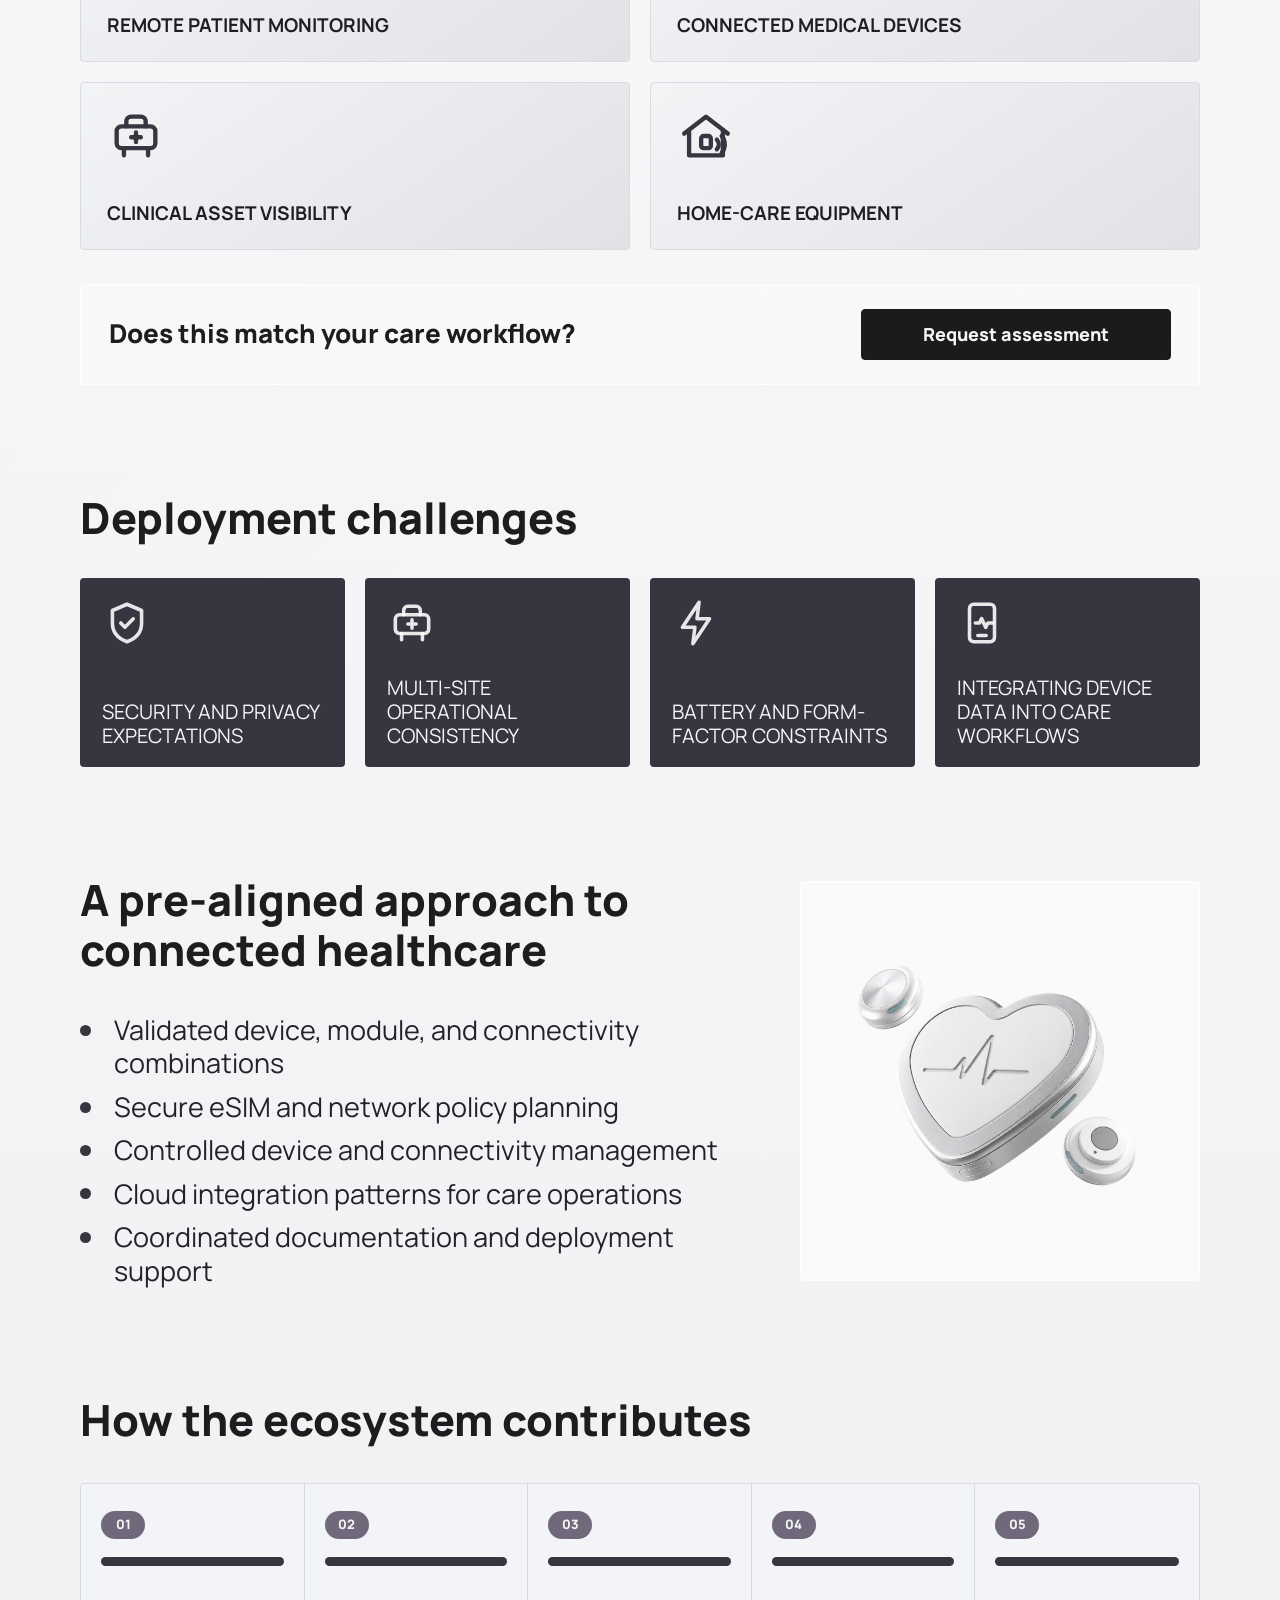
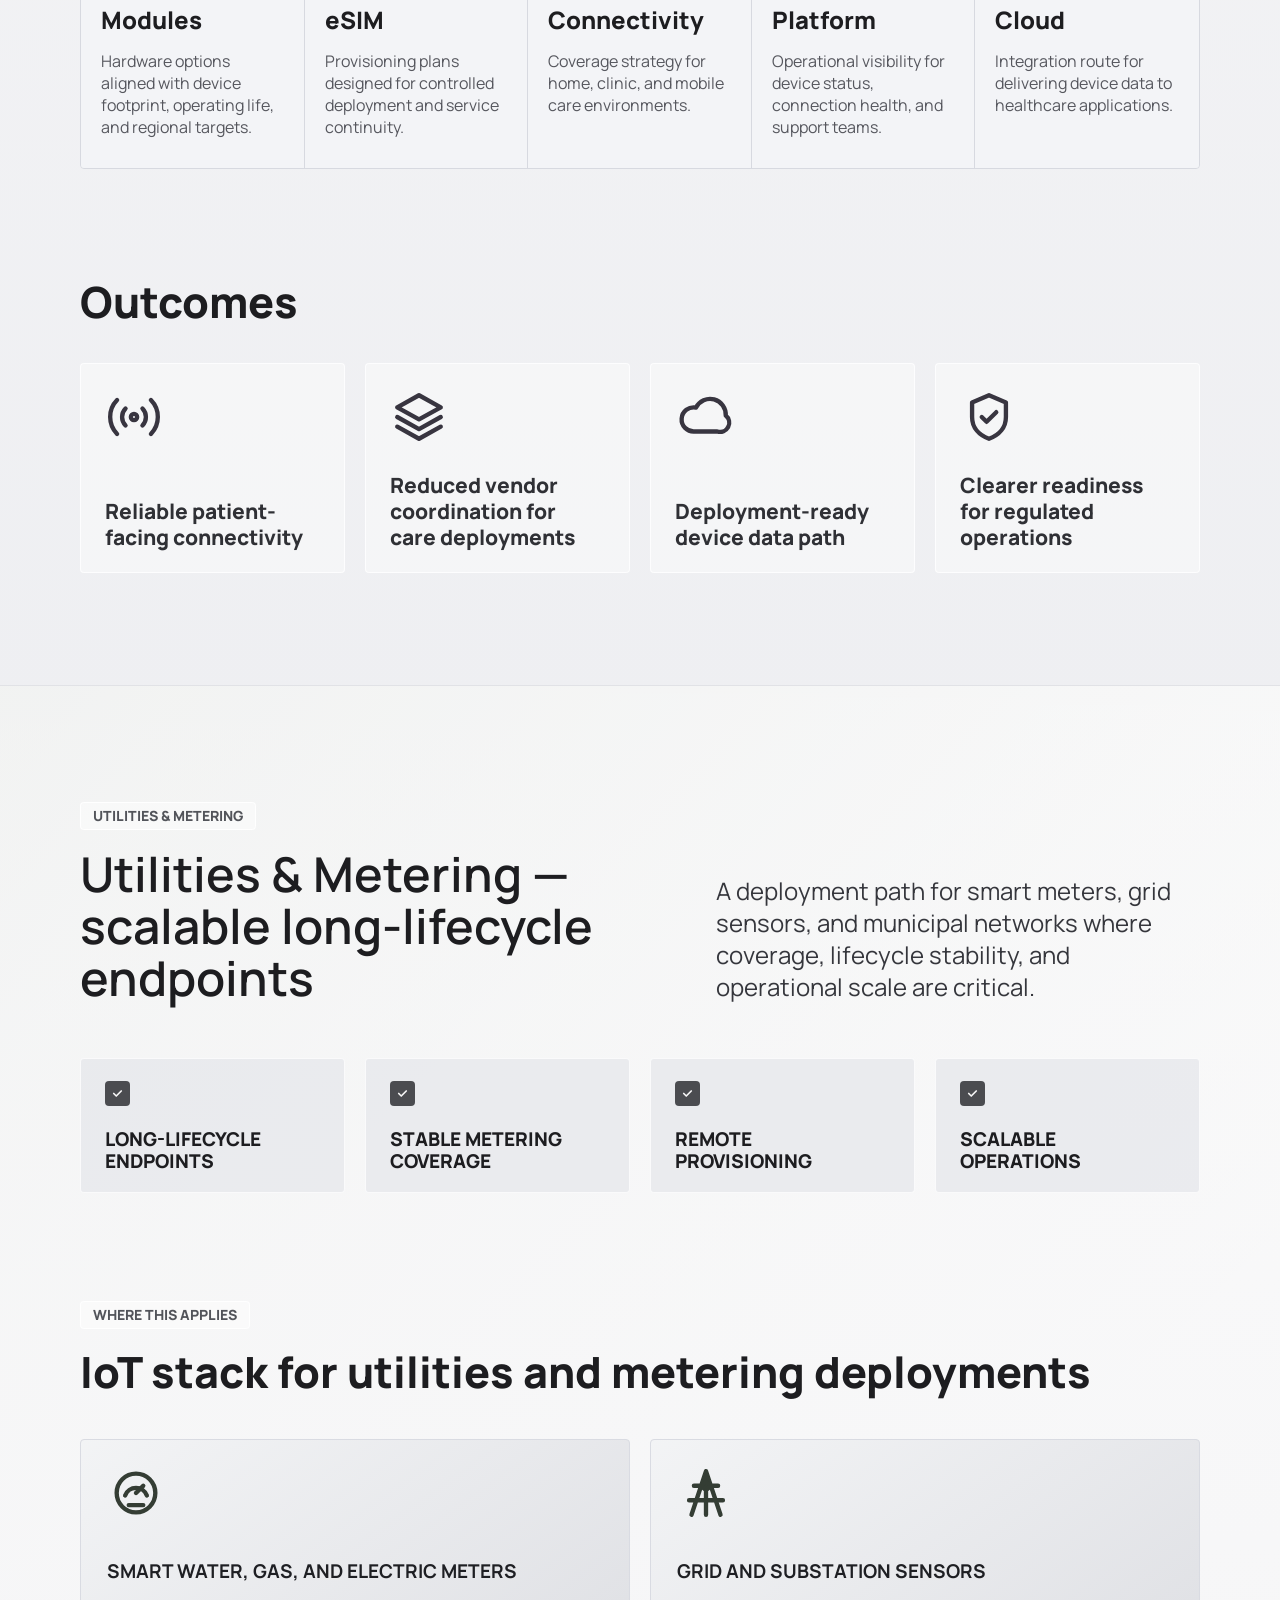
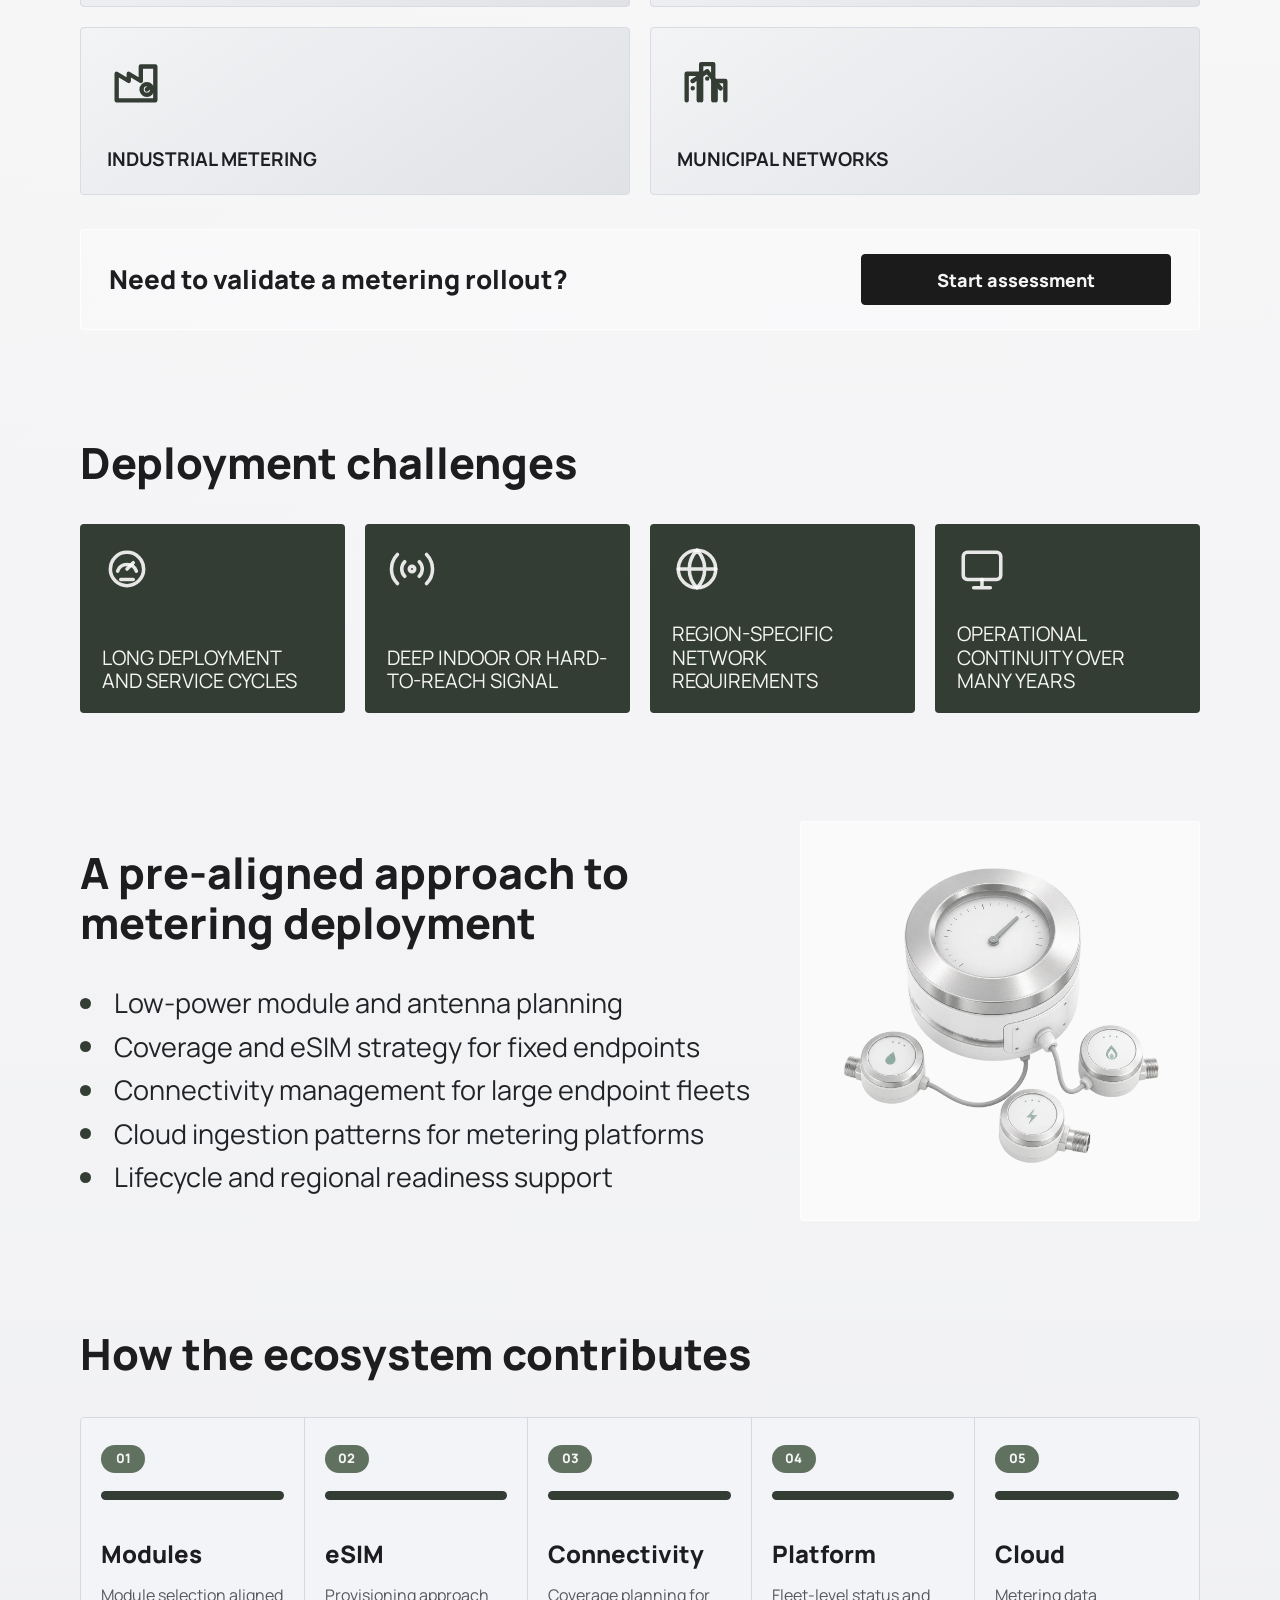
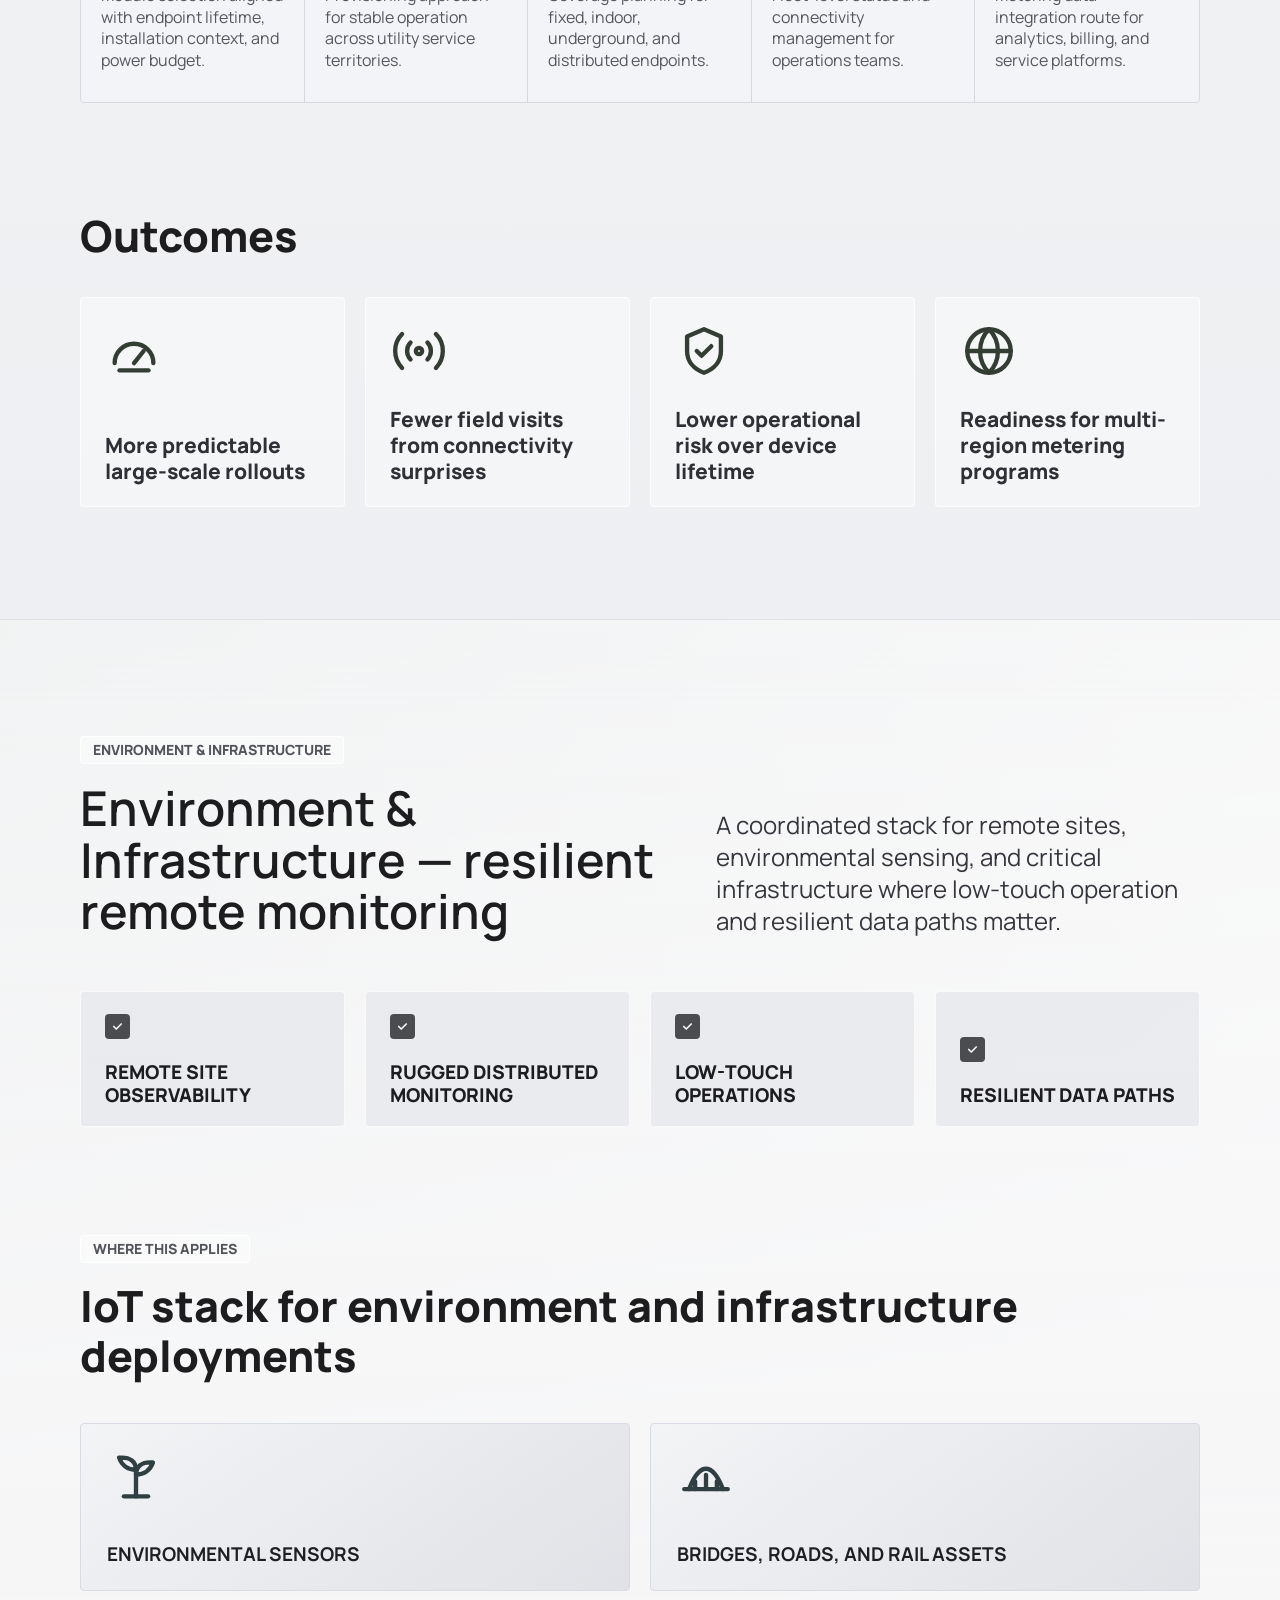
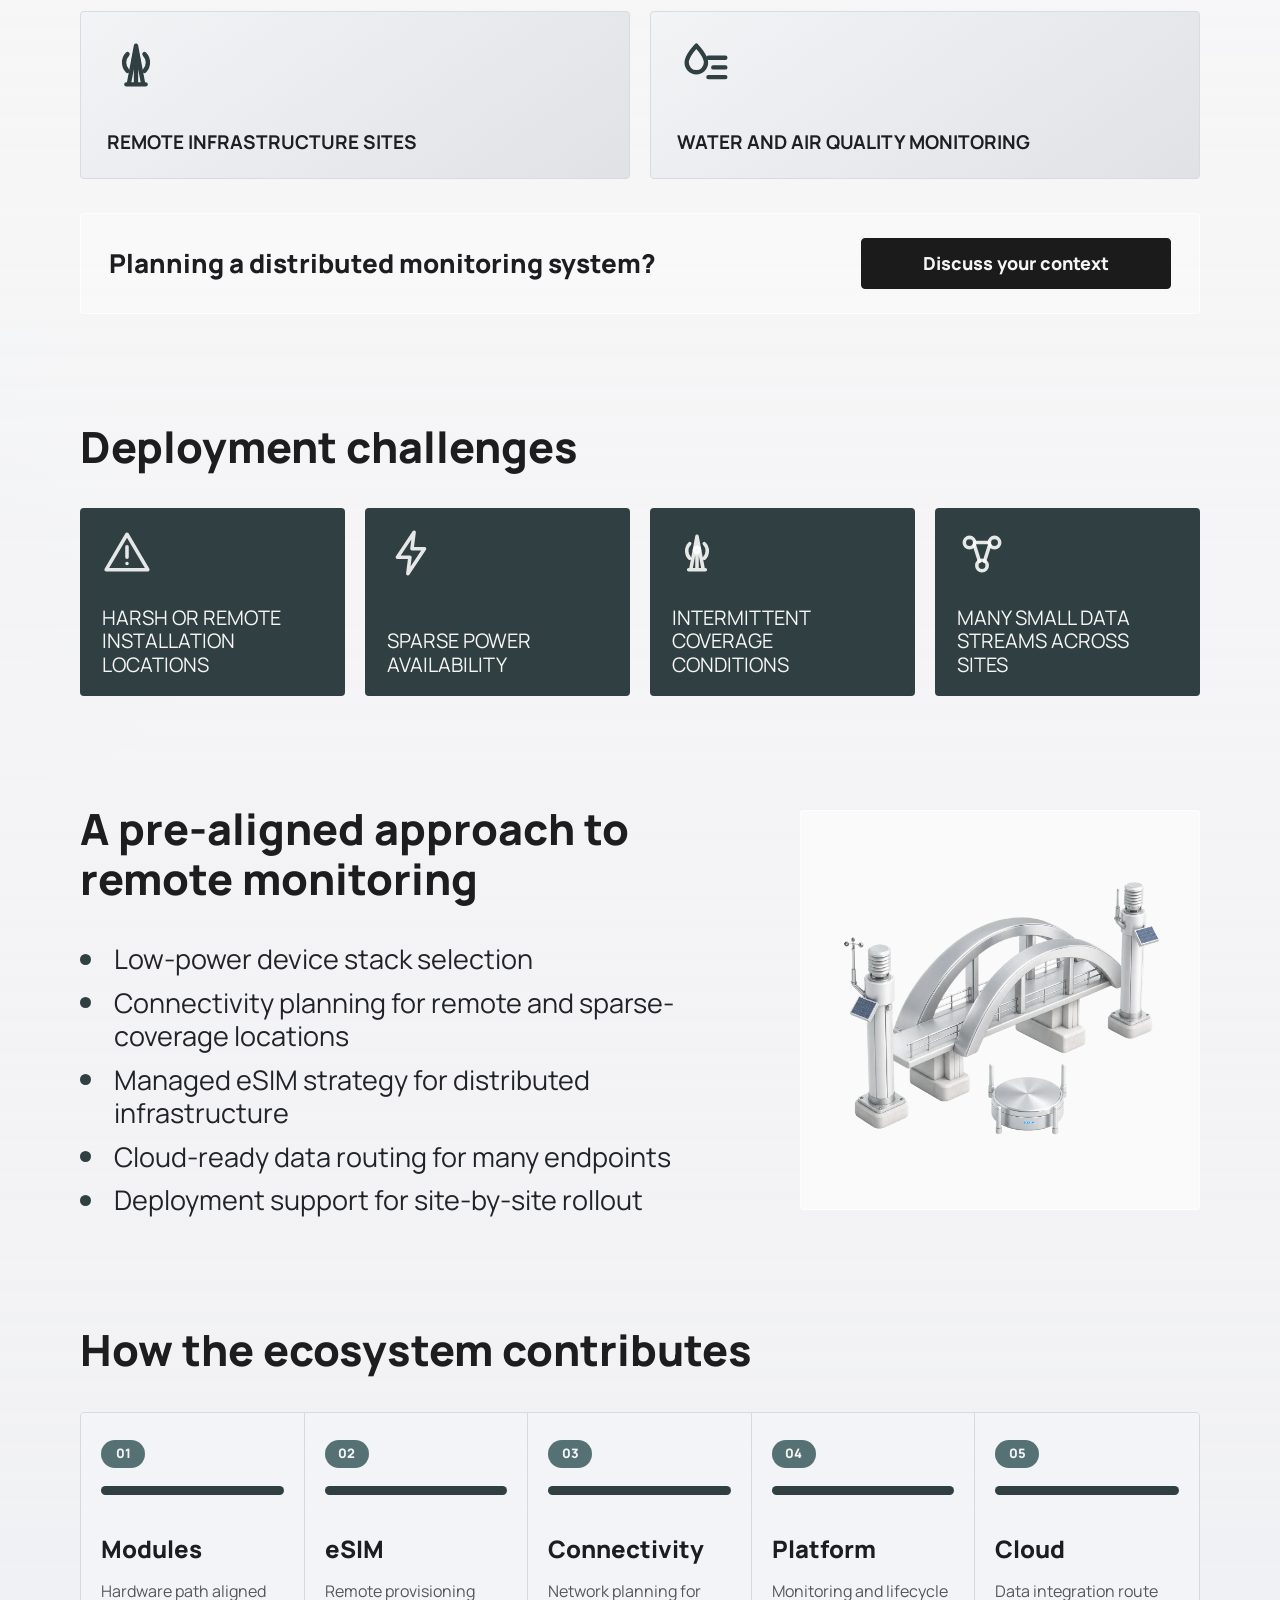
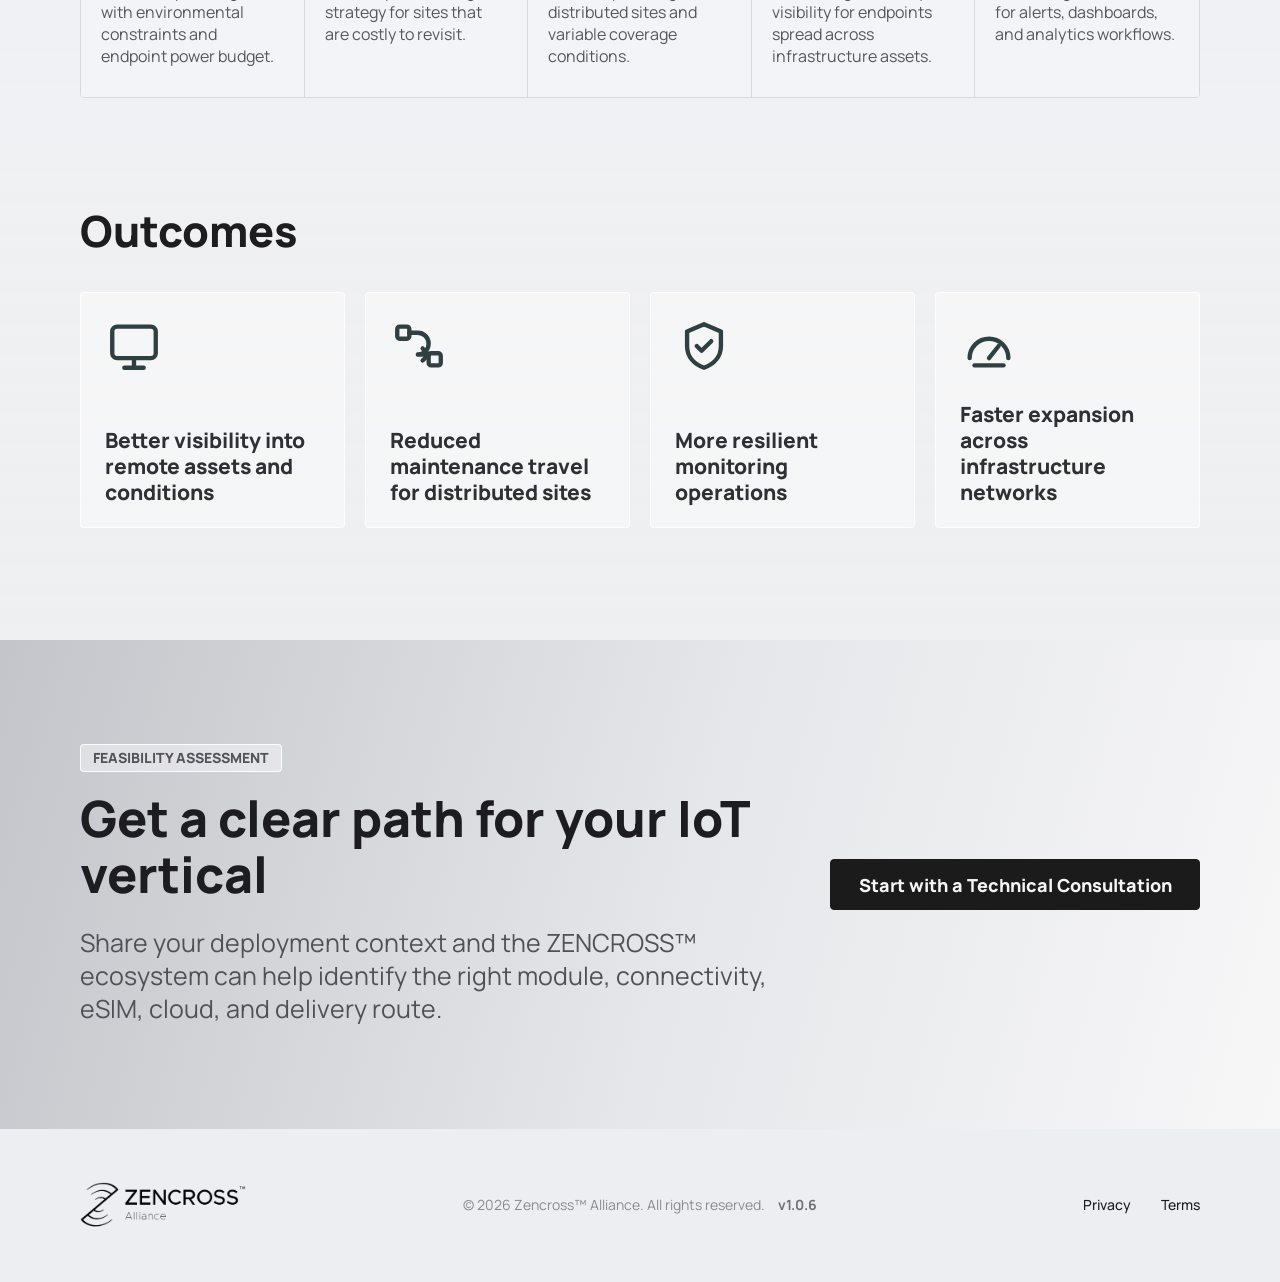
<file: verticals.html>
<!doctype html>
<html lang="en">
  <head>
    <meta charset="utf-8">
    <meta name="viewport" content="width=device-width, initial-scale=1">
    <title>Industry IoT verticals | Zencross Alliance</title>
    <meta
      name="description"
      content="Pre-defined Zencross Alliance IoT deployment approaches for asset tracking, healthcare, utilities and metering, and environment and infrastructure."
    >
    <link rel="preconnect" href="https://fonts.googleapis.com">
    <link rel="preconnect" href="https://fonts.gstatic.com" crossorigin>
    <link
      href="https://fonts.googleapis.com/css2?family=Manrope:wght@400;500;600;700;800&display=swap"
      rel="stylesheet"
    >
    <link rel="icon" type="image/png" href="images/favicon.fb209ea31b.png">
    <link rel="apple-touch-icon" href="images/favicon.fb209ea31b.png">
    <link rel="stylesheet" href="styles.e7c7b05d5d.css">
  </head>
  <body class="verticals-page">
    <svg class="svg-sprite" aria-hidden="true" focusable="false">
      <symbol id="icon-chevron-down" viewBox="0 0 24 24">
        <path d="m6 9 6 6 6-6"></path>
      </symbol>
      <symbol id="icon-chevron-right" viewBox="0 0 24 24">
        <path d="m9 18 6-6-6-6"></path>
      </symbol>
      <symbol id="icon-bolt" viewBox="0 0 24 24">
        <path d="M13 2 5 14h6l-1 8 8-12h-6l1-8Z"></path>
      </symbol>
      <symbol id="icon-globe" viewBox="0 0 24 24">
        <circle cx="12" cy="12" r="9"></circle>
        <path d="M3 12h18M12 3c2.5 2.5 3.7 5.5 3.7 9S14.5 18.5 12 21c-2.5-2.5-3.7-5.5-3.7-9S9.5 5.5 12 3Z"></path>
      </symbol>
      <symbol id="icon-shield-check" viewBox="0 0 24 24">
        <path d="M12 3 19 6v6c0 4.4-2.8 7.5-7 9-4.2-1.5-7-4.6-7-9V6l7-3Z"></path>
        <path d="m9 12 2 2 4-4"></path>
      </symbol>
      <symbol id="icon-package" viewBox="0 0 24 24">
        <path d="m12 2 8 4.4v11.2L12 22l-8-4.4V6.4L12 2Z"></path>
        <path d="m4.5 7 7.5 4 7.5-4M12 11v10"></path>
      </symbol>
      <symbol id="icon-layers" viewBox="0 0 24 24">
        <path d="m12 3 9 5-9 5-9-5 9-5Z"></path>
        <path d="m3 12 9 5 9-5M3 16l9 5 9-5"></path>
      </symbol>
      <symbol id="icon-radio" viewBox="0 0 24 24">
        <path d="M8.5 8.5a5 5 0 0 0 0 7M15.5 8.5a5 5 0 0 1 0 7"></path>
        <path d="M5 5a10 10 0 0 0 0 14M19 5a10 10 0 0 1 0 14"></path>
        <circle cx="12" cy="12" r="1.3"></circle>
      </symbol>
      <symbol id="icon-card" viewBox="0 0 24 24">
        <rect x="3" y="5" width="18" height="14" rx="2"></rect>
        <path d="M3 10h18"></path>
      </symbol>
      <symbol id="icon-monitor" viewBox="0 0 24 24">
        <rect x="3" y="4" width="18" height="13" rx="2"></rect>
        <path d="M8 21h8M12 17v4"></path>
      </symbol>
      <symbol id="icon-cloud" viewBox="0 0 24 24">
        <path d="M17.5 18H8a5 5 0 1 1 .7-9.9A6.5 6.5 0 0 1 21 11.4 3.8 3.8 0 0 1 17.5 18Z"></path>
      </symbol>
      <symbol id="icon-check" viewBox="0 0 24 24">
        <path d="m6 12 4 4 8-8"></path>
      </symbol>
      <symbol id="icon-dot" viewBox="0 0 24 24">
        <rect x="5" y="5" width="14" height="14" rx="3"></rect>
        <circle cx="12" cy="12" r="3"></circle>
      </symbol>
      <symbol id="icon-route-boxes" viewBox="0 0 24 24">
        <rect x="3" y="4" width="5" height="5" rx="1"></rect>
        <rect x="16" y="15" width="5" height="5" rx="1"></rect>
        <path d="M8 6.5h3.5a4.5 4.5 0 0 1 0 9H16"></path>
        <path d="m13.5 13 2.5 2.5-2.5 2.5"></path>
      </symbol>
      <symbol id="icon-asset-tag" viewBox="0 0 24 24">
        <path d="M4 5h7l8 8-7 7-8-8V5Z"></path>
        <circle cx="8" cy="9" r="1.3"></circle>
        <path d="M12 12.5 15.5 16"></path>
      </symbol>
      <symbol id="icon-fleet-nodes" viewBox="0 0 24 24">
        <circle cx="6" cy="7" r="2.5"></circle>
        <circle cx="18" cy="7" r="2.5"></circle>
        <circle cx="12" cy="18" r="2.5"></circle>
        <path d="M8.3 8.1 10.8 16M15.7 8.1 13.2 16M8.5 7h7"></path>
      </symbol>
      <symbol id="icon-bridge-simple" viewBox="0 0 24 24">
        <path d="M3 17h18"></path>
        <path d="M5 17c2.2-5.6 4.6-8.4 7-8.4s4.8 2.8 7 8.4"></path>
        <path d="M7.5 17v-3.2M12 17v-5.9M16.5 17v-3.2"></path>
      </symbol>
      <symbol id="icon-heart-pulse" viewBox="0 0 24 24">
        <path d="M20.4 5.6a5 5 0 0 0-7.1 0L12 6.9l-1.3-1.3a5 5 0 0 0-7.1 7.1L12 21l8.4-8.3a5 5 0 0 0 0-7.1Z"></path>
        <path d="M7 12h2.4l1.3-2.6 2.4 5.2 1.4-2.6H17"></path>
      </symbol>
      <symbol id="icon-device-pulse" viewBox="0 0 24 24">
        <rect x="6" y="3" width="12" height="18" rx="2"></rect>
        <path d="M8.8 12h2l1-2.1 2 4.2 1-2.1h2.4"></path>
        <path d="M10 18h4"></path>
      </symbol>
      <symbol id="icon-clinical-asset" viewBox="0 0 24 24">
        <rect x="4" y="8" width="16" height="9" rx="2"></rect>
        <path d="M8 8V6a2 2 0 0 1 2-2h4a2 2 0 0 1 2 2v2"></path>
        <path d="M12 10.5v4M10 12.5h4M7 20v-3M17 20v-3"></path>
      </symbol>
      <symbol id="icon-home-device" viewBox="0 0 24 24">
        <path d="m3 11 9-7 9 7"></path>
        <path d="M5 10v10h14V10"></path>
        <rect x="10" y="12" width="4" height="5" rx="1"></rect>
        <path d="M16.5 13.5a3 3 0 0 1 0 4M18.5 12a5.5 5.5 0 0 1 0 7"></path>
      </symbol>
      <symbol id="icon-meter-gauge" viewBox="0 0 24 24">
        <circle cx="12" cy="12" r="8"></circle>
        <path d="M7.5 13a4.8 4.8 0 0 1 9 0"></path>
        <path d="m12 12 3-3"></path>
        <path d="M9 17h6"></path>
      </symbol>
      <symbol id="icon-grid-sensor" viewBox="0 0 24 24">
        <path d="M12 3v18M6 21l6-18 6 18M7 9h10M5 15h14"></path>
        <circle cx="12" cy="9" r="1.4"></circle>
      </symbol>
      <symbol id="icon-factory-meter" viewBox="0 0 24 24">
        <path d="M4 20V9l5 3V9l5 3V6h6v14H4Z"></path>
        <circle cx="16.5" cy="15.5" r="2.2"></circle>
        <path d="m16.5 15.5 1.2-1.1"></path>
      </symbol>
      <symbol id="icon-city-network" viewBox="0 0 24 24">
        <path d="M4 20V9h5v11M10 20V5h5v15M16 20v-8h4v8"></path>
        <path d="M6.5 12h.01M6.5 15h.01M12.5 8h.01M12.5 11h.01M18 15h.01"></path>
        <path d="M6.5 12 12.5 8 18 15"></path>
      </symbol>
      <symbol id="icon-environment-sensor" viewBox="0 0 24 24">
        <path d="M12 20V9"></path>
        <path d="M12 9c-3.5 0-6-2-7-5 4.8-.4 7 1.8 7 5Z"></path>
        <path d="M12 11c3.5 0 6-2 7-5-4.8-.4-7 1.8-7 5Z"></path>
        <path d="M7 20h10"></path>
      </symbol>
      <symbol id="icon-tower-signal" viewBox="0 0 24 24">
        <path d="M12 4v16M8 20h8M9 20l3-16 3 16"></path>
        <path d="M8.5 7.5a5 5 0 0 0 0 7M15.5 7.5a5 5 0 0 1 0 7"></path>
        <circle cx="12" cy="10.5" r="1.2"></circle>
      </symbol>
      <symbol id="icon-water-air" viewBox="0 0 24 24">
        <path d="M8 4s4 4.2 4 7a4 4 0 0 1-8 0c0-2.8 4-7 4-7Z"></path>
        <path d="M13 9h7M15 13h5M13 17h7"></path>
      </symbol>
      <symbol id="icon-warning-triangle" viewBox="0 0 24 24">
        <path d="M12 3 22 20H2L12 3Z"></path>
        <path d="M12 9v5M12 17h.01"></path>
      </symbol>
      <symbol id="icon-speed-path" viewBox="0 0 24 24">
        <path d="M4 17a8 8 0 0 1 16 0"></path>
        <path d="m12 17 4-5"></path>
        <path d="M6 20h12"></path>
      </symbol>
    </svg>

    <header class="site-header">
      <div class="site-header__inner section-shell">
        <a class="brand" href="index.html" aria-label="Zencross Alliance home">
          <img src="images/a8db0850adeccb40d1b2ed8dbd5f8a7fbaae8c16-73cA2Af9.bd959b4462.png" alt="Zencross Alliance">
        </a>
        <nav class="main-nav" aria-label="Primary navigation">
          <a href="index.html">Home</a>
          <div class="nav-dropdown">
            <a class="nav-dropdown__link is-active" href="verticals.html">Solution</a>
            <button class="nav-dropdown__toggle" type="button" aria-expanded="false" aria-label="Open Solution submenu">
              <svg class="icon icon--tiny"><use href="#icon-chevron-down"></use></svg>
            </button>
            <div class="nav-dropdown__menu" aria-label="Solution sections">
              <a href="verticals.html#asset-tracking">Asset Tracking</a>
              <a href="verticals.html#healthcare">Healthcare</a>
              <a href="verticals.html#utilities-metering">Utilities &amp; Metering</a>
              <a href="verticals.html#environment-infrastructure">Environment &amp; Infrastructure</a>
            </div>
          </div>
          <a href="techhub.html">TechHub</a>
          <a href="ecosystem.html">Ecosystem</a>
          <div class="nav-dropdown">
            <a class="nav-dropdown__link" href="services.html">Services</a>
            <button class="nav-dropdown__toggle" type="button" aria-expanded="false" aria-label="Open Services submenu">
              <svg class="icon icon--tiny"><use href="#icon-chevron-down"></use></svg>
            </button>
            <div class="nav-dropdown__menu" aria-label="Services sections">
              <a href="services.html#service-feasibility">Feasibility Assessment</a>
              <a href="services.html#service-discovery">Discovery Call</a>
              <a href="services.html#service-consultation">Consultation</a>
              <a href="services.html#services-choose">How to Choose</a>
            </div>
          </div>
          <a href="products.html">Products</a>
          <a href="contact.html">Contact us</a>
        </nav>
        <a class="button button--ghost site-header__cta" href="contact.html#assessment-intake">
          Request feasibility assessment
        </a>
      </div>
    </header>

    <main>
      <section class="verticals-hero" aria-labelledby="verticals-hero-title">
        <div class="verticals-hero__inner section-shell">
          <div class="verticals-hero__content">
            <p class="eyebrow">DEPLOYMENT-READY IOT VERTICALS</p>
            <h1 id="verticals-hero-title">Pre-defined IoT deployment approaches by industry</h1>
            <p>
              ZENCROSS&trade; aligns modules, connectivity, eSIM, cloud integration,
              and delivery support around the deployment context before rollout starts.
            </p>
            <div class="hero__actions">
              <a class="button button--dark" href="#verticals-assessment">Start with a Technical Consultation</a>
              <a class="button button--light" href="#verticals-overview">Explore verticals</a>
            </div>
          </div>

          <div class="verticals-hero__visual" aria-hidden="true">
            <article class="vertical-visual-card vertical-visual-card--asset">
              <img src="images/solution-asset-tracking.4d13013c7f.webp" alt="">
              <span>Asset Tracking</span>
            </article>
            <article class="vertical-visual-card vertical-visual-card--healthcare">
              <img src="images/solution-healthcare.bb59c458a6.webp" alt="">
              <span>Healthcare</span>
            </article>
            <article class="vertical-visual-card vertical-visual-card--utilities">
              <img src="images/solution-utilities-metering.8e387f5b62.webp" alt="">
              <span>Utilities &amp; Metering</span>
            </article>
            <article class="vertical-visual-card vertical-visual-card--environment">
              <img src="images/solution-environment-infrastructure.54c8a72731.webp" alt="">
              <span>Environment &amp; Infrastructure</span>
            </article>
          </div>
        </div>
      </section>

      <section class="verticals-overview" id="verticals-overview" aria-labelledby="verticals-overview-title">
        <div class="section-shell">
          <div class="verticals-section-head">
            <p class="section-kicker">WHAT IT ENABLES</p>
            <h2 id="verticals-overview-title">Choose the deployment context closest to your product</h2>
            <p>
              Each vertical translates the same coordinated ecosystem into a use-case-specific
              route through hardware, connectivity, platform, cloud, and delivery decisions.
            </p>
          </div>

          <div class="vertical-summary-grid" aria-label="Industry verticals">
            <a class="vertical-summary vertical-summary--asset" href="#asset-tracking">
              <img src="images/solution-asset-tracking.4d13013c7f.webp" alt="">
              <span class="vertical-summary__kicker">Global fleets</span>
              <h3>Asset Tracking</h3>
              <p>Track mobile assets, field equipment, and distributed inventory across markets.</p>
              <span class="vertical-summary__link">Open vertical <span aria-hidden="true">&rsaquo;</span></span>
            </a>
            <a class="vertical-summary vertical-summary--healthcare" href="#healthcare">
              <img src="images/solution-healthcare.bb59c458a6.webp" alt="">
              <span class="vertical-summary__kicker">Care operations</span>
              <h3>Healthcare</h3>
              <p>Connect patient-facing devices and clinical assets with reliable data delivery.</p>
              <span class="vertical-summary__link">Open vertical <span aria-hidden="true">&rsaquo;</span></span>
            </a>
            <a class="vertical-summary vertical-summary--utilities" href="#utilities-metering">
              <img src="images/solution-utilities-metering.8e387f5b62.webp" alt="">
              <span class="vertical-summary__kicker">Long-lifecycle endpoints</span>
              <h3>Utilities &amp; Metering</h3>
              <p>Scale metering and grid monitoring with long device lifecycles and stable coverage.</p>
              <span class="vertical-summary__link">Open vertical <span aria-hidden="true">&rsaquo;</span></span>
            </a>
            <a class="vertical-summary vertical-summary--environment" href="#environment-infrastructure">
              <img src="images/solution-environment-infrastructure.54c8a72731.webp" alt="">
              <span class="vertical-summary__kicker">Remote monitoring</span>
              <h3>Environment &amp; Infrastructure</h3>
              <p>Monitor distributed sites, infrastructure, and environmental conditions at scale.</p>
              <span class="vertical-summary__link">Open vertical <span aria-hidden="true">&rsaquo;</span></span>
            </a>
          </div>
        </div>
      </section>

      <article class="vertical-detail vertical-detail--asset" id="asset-tracking">
        <header class="vertical-detail__intro section-shell">
          <div>
            <p class="section-kicker">ASSET TRACKING</p>
            <h2>Asset Tracking &mdash; a pre-defined IoT deployment approach</h2>
          </div>
          <p>
            Pre-aligned modules, connectivity, eSIM, cloud integration, and delivery
            support designed to accelerate asset tracking deployments globally.
          </p>
        </header>

        <div class="vertical-value-grid section-shell" aria-label="Asset tracking value">
          <div class="vertical-value-card">
            <span class="check-box"><svg class="icon"><use href="#icon-check"></use></svg></span>
            <h3>Global asset visibility</h3>
          </div>
          <div class="vertical-value-card">
            <span class="check-box"><svg class="icon"><use href="#icon-check"></use></svg></span>
            <h3>Cross-border deployments</h3>
          </div>
          <div class="vertical-value-card">
            <span class="check-box"><svg class="icon"><use href="#icon-check"></use></svg></span>
            <h3>Scalable device fleets</h3>
          </div>
          <div class="vertical-value-card">
            <span class="check-box"><svg class="icon"><use href="#icon-check"></use></svg></span>
            <h3>Low-power operation</h3>
          </div>
        </div>

        <section class="vertical-use section-shell" aria-labelledby="asset-use-title">
          <p class="section-kicker">WHERE THIS APPLIES</p>
          <h3 id="asset-use-title">IoT stack for asset tracking deployments</h3>
          <div class="use-case-grid">
            <div><svg class="infographic-icon"><use href="#icon-route-boxes"></use></svg><span>Logistics and supply chains</span></div>
            <div><svg class="infographic-icon"><use href="#icon-asset-tag"></use></svg><span>Field assets and equipment</span></div>
            <div><svg class="infographic-icon"><use href="#icon-fleet-nodes"></use></svg><span>Fleet tracking</span></div>
            <div><svg class="infographic-icon"><use href="#icon-bridge-simple"></use></svg><span>Distributed infrastructure</span></div>
          </div>
          <div class="vertical-inline-cta">
            <h4>Does this match your use case?</h4>
            <a class="button button--dark" href="#verticals-assessment">Check delivered cases</a>
          </div>
        </section>

        <section class="vertical-challenges section-shell" aria-labelledby="asset-challenges-title">
          <h3 id="asset-challenges-title">Deployment challenges</h3>
          <div class="challenge-grid">
            <div><svg class="infographic-icon"><use href="#icon-radio"></use></svg><span>Fragmented connectivity across regions</span></div>
            <div><svg class="infographic-icon"><use href="#icon-bolt"></use></svg><span>Device power constraints</span></div>
            <div><svg class="infographic-icon"><use href="#icon-cloud"></use></svg><span>Integration across hardware and cloud</span></div>
            <div><svg class="infographic-icon"><use href="#icon-globe"></use></svg><span>Scaling across multiple markets</span></div>
          </div>
        </section>

        <section class="vertical-approach section-shell" aria-labelledby="asset-approach-title">
          <div class="vertical-approach__content">
            <h3 id="asset-approach-title">A pre-aligned approach to asset tracking deployment</h3>
            <ul class="vertical-check-list">
              <li>Validated module and connectivity combinations</li>
              <li>Global-ready eSIM provisioning</li>
              <li>Integrated device and connectivity management</li>
              <li>Cloud-ready data architecture</li>
              <li>Coordinated delivery and scaling support</li>
            </ul>
          </div>
          <div class="vertical-approach__visual">
            <img src="images/solution-asset-tracking.4d13013c7f.webp" alt="">
          </div>
        </section>

        <section class="vertical-contribution section-shell" aria-labelledby="asset-contribution-title">
          <h3 id="asset-contribution-title">How the ecosystem contributes</h3>
          <div class="contribution-track" aria-label="Asset tracking ecosystem contribution">
            <div class="contribution-step">
              <span>01</span>
              <h4>Modules</h4>
              <p>Compact cellular modules matched to tracker size, power, and region requirements.</p>
            </div>
            <div class="contribution-step">
              <span>02</span>
              <h4>eSIM</h4>
              <p>Provisioning strategy for global asset movement and operational continuity.</p>
            </div>
            <div class="contribution-step">
              <span>03</span>
              <h4>Connectivity</h4>
              <p>Network and roaming alignment for cross-border fleet behavior.</p>
            </div>
            <div class="contribution-step">
              <span>04</span>
              <h4>Platform</h4>
              <p>Device and connectivity management for monitoring, alerts, and lifecycle control.</p>
            </div>
            <div class="contribution-step">
              <span>05</span>
              <h4>Cloud</h4>
              <p>Data routing into the application layer with deployment-ready integration patterns.</p>
            </div>
          </div>
        </section>

        <section class="vertical-outcomes section-shell" aria-labelledby="asset-outcomes-title">
          <h3 id="asset-outcomes-title">Outcomes</h3>
          <div class="outcome-grid">
            <div><svg class="infographic-icon"><use href="#icon-speed-path"></use></svg><span>Faster rollout from prototype to fleet deployment</span></div>
            <div><svg class="infographic-icon"><use href="#icon-shield-check"></use></svg><span>Lower integration risk across the stack</span></div>
            <div><svg class="infographic-icon"><use href="#icon-monitor"></use></svg><span>More predictable device operations across regions</span></div>
            <div><svg class="infographic-icon"><use href="#icon-globe"></use></svg><span>Clearer path for scaling delivered cases</span></div>
          </div>
        </section>
      </article>

      <article class="vertical-detail vertical-detail--healthcare" id="healthcare">
        <header class="vertical-detail__intro section-shell">
          <div>
            <p class="section-kicker">HEALTHCARE</p>
            <h2>Healthcare &mdash; secure connected care deployment</h2>
          </div>
          <p>
            A coordinated route for patient-facing devices, clinical asset visibility,
            and remote monitoring where reliable data delivery and governance matter.
          </p>
        </header>

        <div class="vertical-value-grid section-shell" aria-label="Healthcare value">
          <div class="vertical-value-card">
            <span class="check-box"><svg class="icon"><use href="#icon-check"></use></svg></span>
            <h3>Secure data delivery</h3>
          </div>
          <div class="vertical-value-card">
            <span class="check-box"><svg class="icon"><use href="#icon-check"></use></svg></span>
            <h3>Reliable remote monitoring</h3>
          </div>
          <div class="vertical-value-card">
            <span class="check-box"><svg class="icon"><use href="#icon-check"></use></svg></span>
            <h3>Device lifecycle stability</h3>
          </div>
          <div class="vertical-value-card">
            <span class="check-box"><svg class="icon"><use href="#icon-check"></use></svg></span>
            <h3>Deployment governance</h3>
          </div>
        </div>

        <section class="vertical-use section-shell" aria-labelledby="healthcare-use-title">
          <p class="section-kicker">WHERE THIS APPLIES</p>
          <h3 id="healthcare-use-title">IoT stack for connected healthcare deployments</h3>
          <div class="use-case-grid">
            <div><svg class="infographic-icon"><use href="#icon-heart-pulse"></use></svg><span>Remote patient monitoring</span></div>
            <div><svg class="infographic-icon"><use href="#icon-device-pulse"></use></svg><span>Connected medical devices</span></div>
            <div><svg class="infographic-icon"><use href="#icon-clinical-asset"></use></svg><span>Clinical asset visibility</span></div>
            <div><svg class="infographic-icon"><use href="#icon-home-device"></use></svg><span>Home-care equipment</span></div>
          </div>
          <div class="vertical-inline-cta">
            <h4>Does this match your care workflow?</h4>
            <a class="button button--dark" href="#verticals-assessment">Request assessment</a>
          </div>
        </section>

        <section class="vertical-challenges section-shell" aria-labelledby="healthcare-challenges-title">
          <h3 id="healthcare-challenges-title">Deployment challenges</h3>
          <div class="challenge-grid">
            <div><svg class="infographic-icon"><use href="#icon-shield-check"></use></svg><span>Security and privacy expectations</span></div>
            <div><svg class="infographic-icon"><use href="#icon-clinical-asset"></use></svg><span>Multi-site operational consistency</span></div>
            <div><svg class="infographic-icon"><use href="#icon-bolt"></use></svg><span>Battery and form-factor constraints</span></div>
            <div><svg class="infographic-icon"><use href="#icon-device-pulse"></use></svg><span>Integrating device data into care workflows</span></div>
          </div>
        </section>

        <section class="vertical-approach section-shell" aria-labelledby="healthcare-approach-title">
          <div class="vertical-approach__content">
            <h3 id="healthcare-approach-title">A pre-aligned approach to connected healthcare</h3>
            <ul class="vertical-check-list">
              <li>Validated device, module, and connectivity combinations</li>
              <li>Secure eSIM and network policy planning</li>
              <li>Controlled device and connectivity management</li>
              <li>Cloud integration patterns for care operations</li>
              <li>Coordinated documentation and deployment support</li>
            </ul>
          </div>
          <div class="vertical-approach__visual">
            <img src="images/solution-healthcare.bb59c458a6.webp" alt="">
          </div>
        </section>

        <section class="vertical-contribution section-shell" aria-labelledby="healthcare-contribution-title">
          <h3 id="healthcare-contribution-title">How the ecosystem contributes</h3>
          <div class="contribution-track" aria-label="Healthcare ecosystem contribution">
            <div class="contribution-step">
              <span>01</span>
              <h4>Modules</h4>
              <p>Hardware options aligned with device footprint, operating life, and regional targets.</p>
            </div>
            <div class="contribution-step">
              <span>02</span>
              <h4>eSIM</h4>
              <p>Provisioning plans designed for controlled deployment and service continuity.</p>
            </div>
            <div class="contribution-step">
              <span>03</span>
              <h4>Connectivity</h4>
              <p>Coverage strategy for home, clinic, and mobile care environments.</p>
            </div>
            <div class="contribution-step">
              <span>04</span>
              <h4>Platform</h4>
              <p>Operational visibility for device status, connection health, and support teams.</p>
            </div>
            <div class="contribution-step">
              <span>05</span>
              <h4>Cloud</h4>
              <p>Integration route for delivering device data to healthcare applications.</p>
            </div>
          </div>
        </section>

        <section class="vertical-outcomes section-shell" aria-labelledby="healthcare-outcomes-title">
          <h3 id="healthcare-outcomes-title">Outcomes</h3>
          <div class="outcome-grid">
            <div><svg class="infographic-icon"><use href="#icon-radio"></use></svg><span>Reliable patient-facing connectivity</span></div>
            <div><svg class="infographic-icon"><use href="#icon-layers"></use></svg><span>Reduced vendor coordination for care deployments</span></div>
            <div><svg class="infographic-icon"><use href="#icon-cloud"></use></svg><span>Deployment-ready device data path</span></div>
            <div><svg class="infographic-icon"><use href="#icon-shield-check"></use></svg><span>Clearer readiness for regulated operations</span></div>
          </div>
        </section>
      </article>

      <article class="vertical-detail vertical-detail--utilities" id="utilities-metering">
        <header class="vertical-detail__intro section-shell">
          <div>
            <p class="section-kicker">UTILITIES &amp; METERING</p>
            <h2>Utilities &amp; Metering &mdash; scalable long-lifecycle endpoints</h2>
          </div>
          <p>
            A deployment path for smart meters, grid sensors, and municipal networks
            where coverage, lifecycle stability, and operational scale are critical.
          </p>
        </header>

        <div class="vertical-value-grid section-shell" aria-label="Utilities and metering value">
          <div class="vertical-value-card">
            <span class="check-box"><svg class="icon"><use href="#icon-check"></use></svg></span>
            <h3>Long-lifecycle endpoints</h3>
          </div>
          <div class="vertical-value-card">
            <span class="check-box"><svg class="icon"><use href="#icon-check"></use></svg></span>
            <h3>Stable metering coverage</h3>
          </div>
          <div class="vertical-value-card">
            <span class="check-box"><svg class="icon"><use href="#icon-check"></use></svg></span>
            <h3>Remote provisioning</h3>
          </div>
          <div class="vertical-value-card">
            <span class="check-box"><svg class="icon"><use href="#icon-check"></use></svg></span>
            <h3>Scalable operations</h3>
          </div>
        </div>

        <section class="vertical-use section-shell" aria-labelledby="utilities-use-title">
          <p class="section-kicker">WHERE THIS APPLIES</p>
          <h3 id="utilities-use-title">IoT stack for utilities and metering deployments</h3>
          <div class="use-case-grid">
            <div><svg class="infographic-icon"><use href="#icon-meter-gauge"></use></svg><span>Smart water, gas, and electric meters</span></div>
            <div><svg class="infographic-icon"><use href="#icon-grid-sensor"></use></svg><span>Grid and substation sensors</span></div>
            <div><svg class="infographic-icon"><use href="#icon-factory-meter"></use></svg><span>Industrial metering</span></div>
            <div><svg class="infographic-icon"><use href="#icon-city-network"></use></svg><span>Municipal networks</span></div>
          </div>
          <div class="vertical-inline-cta">
            <h4>Need to validate a metering rollout?</h4>
            <a class="button button--dark" href="#verticals-assessment">Start assessment</a>
          </div>
        </section>

        <section class="vertical-challenges section-shell" aria-labelledby="utilities-challenges-title">
          <h3 id="utilities-challenges-title">Deployment challenges</h3>
          <div class="challenge-grid">
            <div><svg class="infographic-icon"><use href="#icon-meter-gauge"></use></svg><span>Long deployment and service cycles</span></div>
            <div><svg class="infographic-icon"><use href="#icon-radio"></use></svg><span>Deep indoor or hard-to-reach signal</span></div>
            <div><svg class="infographic-icon"><use href="#icon-globe"></use></svg><span>Region-specific network requirements</span></div>
            <div><svg class="infographic-icon"><use href="#icon-monitor"></use></svg><span>Operational continuity over many years</span></div>
          </div>
        </section>

        <section class="vertical-approach section-shell" aria-labelledby="utilities-approach-title">
          <div class="vertical-approach__content">
            <h3 id="utilities-approach-title">A pre-aligned approach to metering deployment</h3>
            <ul class="vertical-check-list">
              <li>Low-power module and antenna planning</li>
              <li>Coverage and eSIM strategy for fixed endpoints</li>
              <li>Connectivity management for large endpoint fleets</li>
              <li>Cloud ingestion patterns for metering platforms</li>
              <li>Lifecycle and regional readiness support</li>
            </ul>
          </div>
          <div class="vertical-approach__visual">
            <img src="images/solution-utilities-metering.8e387f5b62.webp" alt="">
          </div>
        </section>

        <section class="vertical-contribution section-shell" aria-labelledby="utilities-contribution-title">
          <h3 id="utilities-contribution-title">How the ecosystem contributes</h3>
          <div class="contribution-track" aria-label="Utilities and metering ecosystem contribution">
            <div class="contribution-step">
              <span>01</span>
              <h4>Modules</h4>
              <p>Module selection aligned with endpoint lifetime, installation context, and power budget.</p>
            </div>
            <div class="contribution-step">
              <span>02</span>
              <h4>eSIM</h4>
              <p>Provisioning approach for stable operation across utility service territories.</p>
            </div>
            <div class="contribution-step">
              <span>03</span>
              <h4>Connectivity</h4>
              <p>Coverage planning for fixed, indoor, underground, and distributed endpoints.</p>
            </div>
            <div class="contribution-step">
              <span>04</span>
              <h4>Platform</h4>
              <p>Fleet-level status and connectivity management for operations teams.</p>
            </div>
            <div class="contribution-step">
              <span>05</span>
              <h4>Cloud</h4>
              <p>Metering data integration route for analytics, billing, and service platforms.</p>
            </div>
          </div>
        </section>

        <section class="vertical-outcomes section-shell" aria-labelledby="utilities-outcomes-title">
          <h3 id="utilities-outcomes-title">Outcomes</h3>
          <div class="outcome-grid">
            <div><svg class="infographic-icon"><use href="#icon-speed-path"></use></svg><span>More predictable large-scale rollouts</span></div>
            <div><svg class="infographic-icon"><use href="#icon-radio"></use></svg><span>Fewer field visits from connectivity surprises</span></div>
            <div><svg class="infographic-icon"><use href="#icon-shield-check"></use></svg><span>Lower operational risk over device lifetime</span></div>
            <div><svg class="infographic-icon"><use href="#icon-globe"></use></svg><span>Readiness for multi-region metering programs</span></div>
          </div>
        </section>
      </article>

      <article class="vertical-detail vertical-detail--environment" id="environment-infrastructure">
        <header class="vertical-detail__intro section-shell">
          <div>
            <p class="section-kicker">ENVIRONMENT &amp; INFRASTRUCTURE</p>
            <h2>Environment &amp; Infrastructure &mdash; resilient remote monitoring</h2>
          </div>
          <p>
            A coordinated stack for remote sites, environmental sensing, and critical
            infrastructure where low-touch operation and resilient data paths matter.
          </p>
        </header>

        <div class="vertical-value-grid section-shell" aria-label="Environment and infrastructure value">
          <div class="vertical-value-card">
            <span class="check-box"><svg class="icon"><use href="#icon-check"></use></svg></span>
            <h3>Remote site observability</h3>
          </div>
          <div class="vertical-value-card">
            <span class="check-box"><svg class="icon"><use href="#icon-check"></use></svg></span>
            <h3>Rugged distributed monitoring</h3>
          </div>
          <div class="vertical-value-card">
            <span class="check-box"><svg class="icon"><use href="#icon-check"></use></svg></span>
            <h3>Low-touch operations</h3>
          </div>
          <div class="vertical-value-card">
            <span class="check-box"><svg class="icon"><use href="#icon-check"></use></svg></span>
            <h3>Resilient data paths</h3>
          </div>
        </div>

        <section class="vertical-use section-shell" aria-labelledby="environment-use-title">
          <p class="section-kicker">WHERE THIS APPLIES</p>
          <h3 id="environment-use-title">IoT stack for environment and infrastructure deployments</h3>
          <div class="use-case-grid">
            <div><svg class="infographic-icon"><use href="#icon-environment-sensor"></use></svg><span>Environmental sensors</span></div>
            <div><svg class="infographic-icon"><use href="#icon-bridge-simple"></use></svg><span>Bridges, roads, and rail assets</span></div>
            <div><svg class="infographic-icon"><use href="#icon-tower-signal"></use></svg><span>Remote infrastructure sites</span></div>
            <div><svg class="infographic-icon"><use href="#icon-water-air"></use></svg><span>Water and air quality monitoring</span></div>
          </div>
          <div class="vertical-inline-cta">
            <h4>Planning a distributed monitoring system?</h4>
            <a class="button button--dark" href="#verticals-assessment">Discuss your context</a>
          </div>
        </section>

        <section class="vertical-challenges section-shell" aria-labelledby="environment-challenges-title">
          <h3 id="environment-challenges-title">Deployment challenges</h3>
          <div class="challenge-grid">
            <div><svg class="infographic-icon"><use href="#icon-warning-triangle"></use></svg><span>Harsh or remote installation locations</span></div>
            <div><svg class="infographic-icon"><use href="#icon-bolt"></use></svg><span>Sparse power availability</span></div>
            <div><svg class="infographic-icon"><use href="#icon-tower-signal"></use></svg><span>Intermittent coverage conditions</span></div>
            <div><svg class="infographic-icon"><use href="#icon-fleet-nodes"></use></svg><span>Many small data streams across sites</span></div>
          </div>
        </section>

        <section class="vertical-approach section-shell" aria-labelledby="environment-approach-title">
          <div class="vertical-approach__content">
            <h3 id="environment-approach-title">A pre-aligned approach to remote monitoring</h3>
            <ul class="vertical-check-list">
              <li>Low-power device stack selection</li>
              <li>Connectivity planning for remote and sparse-coverage locations</li>
              <li>Managed eSIM strategy for distributed infrastructure</li>
              <li>Cloud-ready data routing for many endpoints</li>
              <li>Deployment support for site-by-site rollout</li>
            </ul>
          </div>
          <div class="vertical-approach__visual">
            <img src="images/solution-environment-infrastructure.54c8a72731.webp" alt="">
          </div>
        </section>

        <section class="vertical-contribution section-shell" aria-labelledby="environment-contribution-title">
          <h3 id="environment-contribution-title">How the ecosystem contributes</h3>
          <div class="contribution-track" aria-label="Environment and infrastructure ecosystem contribution">
            <div class="contribution-step">
              <span>01</span>
              <h4>Modules</h4>
              <p>Hardware path aligned with environmental constraints and endpoint power budget.</p>
            </div>
            <div class="contribution-step">
              <span>02</span>
              <h4>eSIM</h4>
              <p>Remote provisioning strategy for sites that are costly to revisit.</p>
            </div>
            <div class="contribution-step">
              <span>03</span>
              <h4>Connectivity</h4>
              <p>Network planning for distributed sites and variable coverage conditions.</p>
            </div>
            <div class="contribution-step">
              <span>04</span>
              <h4>Platform</h4>
              <p>Monitoring and lifecycle visibility for endpoints spread across infrastructure assets.</p>
            </div>
            <div class="contribution-step">
              <span>05</span>
              <h4>Cloud</h4>
              <p>Data integration route for alerts, dashboards, and analytics workflows.</p>
            </div>
          </div>
        </section>

        <section class="vertical-outcomes section-shell" aria-labelledby="environment-outcomes-title">
          <h3 id="environment-outcomes-title">Outcomes</h3>
          <div class="outcome-grid">
            <div><svg class="infographic-icon"><use href="#icon-monitor"></use></svg><span>Better visibility into remote assets and conditions</span></div>
            <div><svg class="infographic-icon"><use href="#icon-route-boxes"></use></svg><span>Reduced maintenance travel for distributed sites</span></div>
            <div><svg class="infographic-icon"><use href="#icon-shield-check"></use></svg><span>More resilient monitoring operations</span></div>
            <div><svg class="infographic-icon"><use href="#icon-speed-path"></use></svg><span>Faster expansion across infrastructure networks</span></div>
          </div>
        </section>
      </article>

      <section class="verticals-assessment" id="verticals-assessment" aria-labelledby="verticals-assessment-title">
        <div class="section-shell verticals-assessment__inner">
          <div>
            <p class="section-kicker">FEASIBILITY ASSESSMENT</p>
            <h2 id="verticals-assessment-title">Get a clear path for your IoT vertical</h2>
            <p>
              Share your deployment context and the ZENCROSS&trade; ecosystem can help
              identify the right module, connectivity, eSIM, cloud, and delivery route.
            </p>
          </div>
          <a class="button button--dark" href="contact.html#assessment-intake">Start with a Technical Consultation</a>
        </div>
      </section>
    </main>

    <footer class="site-footer">
      <div class="section-shell site-footer__inner">
        <img src="images/fce45d0a20eead5daaf7659a6a120ed67c2400b0-C3vxxQ8u.fb635e34e4.png" alt="Zencross Alliance">
        <p>&copy; 2026 Zencross&trade; Alliance. All rights reserved. <span class="site-version">v1.0.6</span></p>
        <nav aria-label="Footer navigation">
          <a href="privacy.html">Privacy</a>
          <a href="terms.html">Terms</a>
        </nav>
      </div>
    </footer>

    <script src="script.bbac9ffeda.js"></script>
  </body>
</html>
</file>
<file: styles.e7c7b05d5d.css>
:root {
  --font-main: "Manrope", "Segoe UI", Arial, sans-serif;
  --page-max: 1370px;
  --page-pad: 28px;
  --shell-gutter: max(var(--page-pad), calc((100vw - var(--page-max)) / 2));
  --text: #1d1d20;
  --text-soft: #55565d;
  --text-muted: #7a7b81;
  --line: #c7c9d1;
  --line-strong: rgba(255, 255, 255, 0.92);
  --glass: rgba(239, 240, 243, 0.58);
  --glass-strong: rgba(255, 255, 255, 0.5);
  --black: #1b1b1c;
  --white: #f5f5f5;
  --soft-page: #f5f5f6;
  --soft-panel: #e8e9ed;
  --radius: 4px;
  --shadow-soft: 0 22px 70px rgba(52, 54, 60, 0.12);
  --shadow-hover: 0 18px 48px rgba(52, 54, 60, 0.16);
  --ease-out: cubic-bezier(0.22, 1, 0.36, 1);
  --motion-fast: 180ms;
  --motion-mid: 360ms;
  --internal-hero-background:
    linear-gradient(180deg, rgba(247, 247, 248, 0.26) 0%, rgba(247, 247, 248, 0.9) 82%, #f7f7f8 100%),
    url("images/hero-surface.f8901c4d73.webp") 58% top / cover no-repeat;
  --internal-hero-fade: linear-gradient(180deg, rgba(247, 247, 248, 0) 0%, #f7f7f8 100%);
}

* {
  box-sizing: border-box;
}

html {
  scroll-behavior: smooth;
  scroll-padding-top: 86px;
}

body {
  margin: 0;
  min-width: 320px;
  color: var(--text);
  background: var(--soft-page);
  font-family: var(--font-main);
  font-size: 18px;
  line-height: 1.35;
  letter-spacing: 0;
  overflow-x: hidden;
}

button,
input,
textarea,
select {
  font: inherit;
}

button,
a {
  color: inherit;
}

a {
  text-decoration: none;
}

img {
  display: block;
  max-width: 100%;
}

.svg-sprite {
  position: absolute;
  width: 0;
  height: 0;
  overflow: hidden;
}

.icon {
  width: 1em;
  height: 1em;
  fill: none;
  stroke: currentColor;
  stroke-linecap: round;
  stroke-linejoin: round;
  stroke-width: 2;
}

.icon--tiny {
  width: 13px;
  height: 13px;
  stroke-width: 2.2;
}

.section-shell {
  width: min(100% - (var(--page-pad) * 2), var(--page-max));
  margin-inline: auto;
}

.button {
  display: inline-flex;
  align-items: center;
  justify-content: center;
  min-height: 51px;
  border: 1px solid currentColor;
  border-radius: var(--radius);
  padding: 0 22px;
  font-weight: 800;
  line-height: 1.12;
  text-align: center;
  transition:
    background-color var(--motion-fast) ease,
    border-color var(--motion-fast) ease,
    box-shadow var(--motion-fast) ease,
    color var(--motion-fast) ease,
    transform var(--motion-fast) var(--ease-out);
}

.button:hover {
  box-shadow: 0 12px 26px rgba(35, 36, 40, 0.14);
  transform: translateY(-2px);
}

.button--dark {
  color: var(--white);
  background: var(--black);
  border-color: var(--black);
}

.button--dark:hover {
  background: #2f3032;
  border-color: #2f3032;
}

.button--light,
.button--ghost {
  color: var(--text);
  background: rgba(255, 255, 255, 0.22);
}

.button--light:hover,
.button--ghost:hover {
  background: rgba(255, 255, 255, 0.48);
}

.glass-card {
  border: 2px solid var(--line-strong);
  border-radius: var(--radius);
  background: var(--glass);
  backdrop-filter: blur(10px);
  box-shadow: inset 0 1px 0 rgba(255, 255, 255, 0.2);
  transition:
    background-color var(--motion-mid) ease,
    border-color var(--motion-mid) ease,
    box-shadow var(--motion-mid) ease,
    transform var(--motion-mid) var(--ease-out);
}

.section-title {
  margin: 0;
  font-size: 45px;
  line-height: 1.18;
  font-weight: 800;
  letter-spacing: 0;
}

.site-header {
  position: sticky;
  inset: 0 0 auto;
  z-index: 20;
  height: 70px;
  color: var(--text);
  background: rgba(235, 235, 237, 0.58);
  backdrop-filter: blur(13px);
  box-shadow: 0 0 0 rgba(35, 36, 40, 0);
  transition: background-color var(--motion-mid) ease, box-shadow var(--motion-mid) ease;
}

.site-header.is-scrolled {
  background: rgba(235, 235, 237, 0.82);
  box-shadow: 0 12px 38px rgba(55, 57, 64, 0.08);
}

.site-header__inner {
  height: 100%;
  display: grid;
  grid-template-columns: 240px 1fr auto;
  align-items: center;
  gap: 34px;
}

.brand img {
  width: 166px;
}

.main-nav {
  position: relative;
  display: flex;
  align-items: center;
  justify-content: center;
  gap: 30px;
  font-size: 15px;
  color: #323338;
  font-weight: 500;
}

.main-nav a,
.nav-dropdown__toggle {
  display: inline-flex;
  align-items: center;
  gap: 5px;
  min-height: 36px;
  transition: color var(--motion-fast) ease, transform var(--motion-fast) var(--ease-out);
}

.main-nav a:hover,
.nav-dropdown__toggle:hover {
  color: #000000;
  transform: translateY(-1px);
}

.main-nav a.is-active {
  color: #000000;
  font-weight: 800;
}

.nav-dropdown {
  position: relative;
  display: inline-flex;
  align-items: center;
  gap: 2px;
}

.nav-dropdown__link {
  padding-right: 2px;
}

.nav-dropdown__toggle {
  justify-content: center;
  width: 24px;
  min-width: 24px;
  border: 0;
  border-radius: var(--radius);
  padding: 0;
  color: inherit;
  background: transparent;
  cursor: pointer;
}

.nav-dropdown__toggle .icon {
  transition: transform var(--motion-fast) var(--ease-out);
}

.nav-dropdown.is-open .nav-dropdown__toggle .icon {
  transform: rotate(180deg);
}

.nav-dropdown__menu {
  position: absolute;
  top: calc(100% + 10px);
  left: 0;
  z-index: 30;
  display: grid;
  min-width: 250px;
  border: 1px solid rgba(198, 201, 211, 0.88);
  border-radius: var(--radius);
  padding: 8px;
  background: rgba(242, 243, 246, 0.96);
  box-shadow: 0 18px 42px rgba(40, 42, 48, 0.14);
  opacity: 0;
  visibility: hidden;
  transform: translate3d(0, -8px, 0);
  transition:
    opacity var(--motion-fast) ease,
    transform var(--motion-fast) var(--ease-out),
    visibility var(--motion-fast) ease;
}

.nav-dropdown__menu a {
  display: flex;
  min-height: 38px;
  border-radius: var(--radius);
  padding: 9px 11px;
  color: #33343a;
  font-size: 14px;
  line-height: 1.18;
  font-weight: 700;
  white-space: nowrap;
}

.nav-dropdown__menu a:hover {
  background: rgba(255, 255, 255, 0.76);
}

.nav-dropdown.is-open .nav-dropdown__menu {
  opacity: 1;
  visibility: visible;
  transform: translate3d(0, 0, 0);
}

.site-header__cta {
  min-height: 42px;
  min-width: 255px;
  padding-inline: 16px;
  border-color: #1f2024;
  background: rgba(255, 255, 255, 0.08);
  color: #202126;
  font-size: 14px;
  font-weight: 700;
}

.hero-stack {
  --hero-surface-background:
    linear-gradient(180deg, rgba(247, 247, 248, 0.32) 0%, rgba(247, 247, 248, 0.18) 31%, rgba(247, 247, 248, 0.7) 63%, rgba(247, 247, 248, 0.94) 84%, #f7f7f8 100%),
    url("images/hero-surface.f8901c4d73.webp") 54% top / cover no-repeat;
  --hero-ripple-origin-x: 78%;
  --hero-ripple-origin-y: 54%;
  position: relative;
  isolation: isolate;
  overflow: hidden;
  margin-top: -70px;
  min-height: 1687px;
  background: #f7f7f8;
}

.hero-stack::before,
.hero-stack::after {
  content: "";
  position: absolute;
  inset: 0;
  z-index: 0;
  pointer-events: none;
}

.hero-stack::before {
  background: var(--hero-surface-background);
  transform-origin: var(--hero-ripple-origin-x) var(--hero-ripple-origin-y);
  animation: hero-surface-breathe 14s ease-in-out infinite;
}

.hero-stack::after {
  content: none;
}

.hero-ripple-canvas {
  position: absolute;
  inset: 0;
  z-index: 0;
  display: block;
  width: 100%;
  height: 100%;
  opacity: 0;
  pointer-events: none;
}

.hero-stack.is-ripple-enhanced .hero-ripple-canvas {
  opacity: 0.96;
}

.hero-stack > .section-shell {
  position: relative;
  z-index: 1;
}

.hero {
  padding-top: 197px;
}

.eyebrow {
  display: inline-flex;
  align-items: center;
  min-height: 39px;
  margin: 0 0 40px;
  padding: 0 15px;
  border: 1px solid rgba(255, 255, 255, 0.92);
  border-radius: var(--radius);
  background: rgba(255, 255, 255, 0.16);
  color: #252529;
  font-size: 17px;
  font-weight: 500;
  text-transform: uppercase;
}

.hero h1 {
  max-width: 1160px;
  margin: 0;
  color: #1b1b1f;
  font-size: 73px;
  line-height: 1.23;
  font-weight: 600;
  letter-spacing: 0;
}

.hero__actions {
  display: flex;
  align-items: center;
  gap: 28px;
  margin-top: 43px;
}

.hero__actions .button {
  min-height: 52px;
  font-size: 20px;
}

.hero__actions .button--dark {
  min-width: 365px;
}

.hero__actions .button--light {
  min-width: 190px;
}

.benefit-grid {
  display: grid;
  grid-template-columns: repeat(3, 1fr);
  gap: 54px;
  margin-top: 47px;
}

.benefit-card {
  min-height: 147px;
  padding: 23px 19px 20px;
}

.benefit-card:hover,
.layer-card:hover,
.industry-card:hover,
.compare-item:hover,
.assessment__panel:hover {
  border-color: rgba(255, 255, 255, 0.98);
  box-shadow: var(--shadow-hover);
  transform: translateY(-5px);
}

.card-title {
  display: flex;
  align-items: center;
  gap: 13px;
  margin-bottom: 8px;
}

.icon-box {
  display: inline-flex;
  align-items: center;
  justify-content: center;
  flex: 0 0 auto;
  width: 26px;
  height: 26px;
  border-radius: var(--radius);
  background: rgba(231, 233, 238, 0.78);
  color: #313238;
}

.icon-box .icon {
  width: 15px;
  height: 15px;
  stroke-width: 2.4;
}

.benefit-card h2,
.benefit-card p {
  margin: 0;
}

.benefit-card h2 {
  font-size: 20px;
  line-height: 1.15;
  font-weight: 800;
  text-transform: uppercase;
}

.benefit-card p {
  color: #4f5055;
  font-size: 20px;
  line-height: 1.25;
}

.stack {
  padding-top: 148px;
}

.stack__title {
  max-width: 810px;
}

.stack__summary {
  margin: 32px 0 0;
  padding: 27px 28px 28px;
  color: #34353a;
  font-size: 27px;
  line-height: 1.35;
}

.delivery-line {
  display: grid;
  grid-template-columns: 1fr 410px 1fr;
  align-items: center;
  gap: 0;
  margin-top: 92px;
}

.delivery-line > span {
  height: 2px;
  background: rgba(255, 255, 255, 0.96);
}

.delivery-line__label {
  display: inline-flex;
  align-items: center;
  justify-content: center;
  gap: 14px;
  height: 43px;
  border: 2px solid rgba(255, 255, 255, 0.96);
  border-radius: var(--radius);
  background: rgba(224, 225, 229, 0.74);
  font-size: 20px;
  font-weight: 800;
  text-transform: uppercase;
}

.delivery-line__label .icon {
  width: 28px;
  height: 28px;
  stroke-width: 2.3;
}

.layer-grid {
  display: grid;
  grid-template-columns: repeat(5, 1fr);
  gap: 43px;
  margin-top: 36px;
}

.layer-card {
  position: relative;
  display: flex;
  flex-direction: column;
  align-items: center;
  justify-content: center;
  min-height: 219px;
  padding: 26px 18px 22px;
  text-align: center;
}

.layer-card:not(:last-child)::after {
  content: "";
  position: absolute;
  top: 50%;
  right: -31px;
  width: 18px;
  height: 2px;
  background: #a9acba;
}

.layer-card__icon {
  width: 66px;
  height: 66px;
  margin-bottom: 33px;
  stroke-width: 1.45;
}

.layer-card h3 {
  min-height: 50px;
  margin: 0;
  font-size: 20px;
  line-height: 1.18;
  font-weight: 800;
}

.stack__note {
  margin: 80px 0 0;
  color: #55565d;
  font-size: 26px;
  line-height: 1.24;
}

.solutions {
  overflow: hidden;
  background: var(--soft-page);
  padding: 78px 0 128px;
}

.solutions__grid {
  display: grid;
  grid-template-columns: repeat(4, minmax(0, 1fr));
  grid-auto-rows: 465px;
  gap: 20px;
  overflow: visible;
}

.solution-lead,
.industry-card,
.solution-cta {
  border-radius: var(--radius);
}

.solution-lead {
  grid-column: span 2;
  display: flex;
  align-items: flex-end;
  margin-left: calc(-1 * var(--shell-gutter));
  padding: 0 0 72px var(--shell-gutter);
  background: linear-gradient(105deg, #d5d6da 0%, #cdced3 58%, #ececef 100%);
}

.solution-lead > div {
  max-width: 620px;
}

.solution-lead h2 {
  margin: 0 0 36px;
  font-size: 39px;
  line-height: 1.18;
  font-weight: 800;
  letter-spacing: 0;
}

.solution-lead p {
  margin: 0;
  max-width: 610px;
  color: #4f5056;
  font-size: 28px;
  line-height: 1.27;
}

.industry-card {
  display: grid;
  grid-template-rows: 244px 1fr;
  overflow: hidden;
  border: 1px solid #c9ccd5;
  background: linear-gradient(145deg, #e4e5ea 0%, #f3f4f6 62%, #e7e8ed 100%);
  transition: box-shadow var(--motion-mid) ease, transform var(--motion-mid) var(--ease-out);
}

.industry-card img {
  width: 100%;
  height: 100%;
  object-fit: contain;
  object-position: center;
  padding: 18px 24px 0;
  opacity: 0.68;
  background: linear-gradient(180deg, rgba(255, 255, 255, 0.76) 0%, rgba(246, 247, 249, 0.24) 100%);
  transition: opacity var(--motion-mid) ease, transform var(--motion-mid) var(--ease-out);
}

.industry-card:hover img {
  opacity: 0.82;
  transform: scale(1.025);
}

.industry-card--asset img {
  object-position: center 58%;
  transform: none;
}

.industry-card--asset:hover img {
  transform: scale(1.025);
}

.industry-card__body {
  position: relative;
  z-index: 1;
  padding: 17px 22px 24px;
  background: linear-gradient(180deg, rgba(244, 245, 248, 0.84) 0%, rgba(229, 230, 235, 0.9) 100%);
}

.industry-card h3 {
  display: inline-flex;
  align-items: center;
  min-width: min(100%, 282px);
  min-height: 47px;
  margin: 0 0 17px;
  padding: 0 12px;
  border-radius: var(--radius);
  background: rgba(255, 255, 255, 0.64);
  font-size: 25px;
  line-height: 1.08;
  font-weight: 800;
  text-transform: uppercase;
}

.industry-card p {
  margin: 0 0 24px;
  color: #55565c;
  font-size: 16px;
  line-height: 1.3;
}

.industry-card__link {
  display: inline-flex;
  gap: 4px;
  align-items: center;
  font-size: 14px;
  font-weight: 800;
  transition: gap var(--motion-fast) ease, color var(--motion-fast) ease;
}

.industry-card:hover .industry-card__link,
.industry-card__link:hover {
  gap: 8px;
  color: #000000;
}

.solution-cta {
  grid-column: span 2;
  display: flex;
  flex-direction: column;
  align-items: flex-end;
  justify-content: flex-end;
  gap: 25px;
  margin-right: calc(-1 * var(--shell-gutter));
  padding: 0 var(--shell-gutter) 44px 56px;
  text-align: right;
  background: linear-gradient(105deg, #bfc0c5 0%, #d7d8dc 58%, #f0f0f2 100%);
}

.solution-cta h3 {
  margin: 0;
  font-size: 43px;
  line-height: 1.15;
  font-weight: 800;
}

.solution-cta .button {
  min-width: 420px;
  font-size: 21px;
}

.process {
  padding: 122px 0 116px;
  background: linear-gradient(105deg, #c9cacf 0%, #eeeff1 62%, #fafafa 100%);
}

.process h2 {
  margin: 0 0 15px;
  font-size: 76px;
  line-height: 1.08;
  font-weight: 500;
  letter-spacing: 0;
}

.process__lead {
  margin: 0;
  color: #55565c;
  font-size: 27px;
  line-height: 1.25;
}

.process-tabs {
  display: grid;
  grid-template-columns: 300px 32px 300px 32px 300px 32px 300px;
  align-items: center;
  gap: 17px;
  margin-top: 34px;
}

.process-tab {
  display: flex;
  align-items: center;
  justify-content: flex-start;
  gap: 10px;
  min-height: 42px;
  padding: 0 18px;
  border: 1px solid #d9dbe2;
  border-radius: var(--radius);
  color: #33343a;
  background: rgba(243, 244, 247, 0.8);
  font-size: 18px;
  font-weight: 500;
  cursor: pointer;
  white-space: nowrap;
  transition:
    background-color var(--motion-fast) ease,
    border-color var(--motion-fast) ease,
    box-shadow var(--motion-fast) ease,
    color var(--motion-fast) ease,
    transform var(--motion-fast) var(--ease-out);
}

.process-tab:hover {
  box-shadow: 0 10px 24px rgba(70, 72, 80, 0.12);
  transform: translateY(-2px);
}

.process-tab span {
  font-weight: 800;
}

.process-tab.is-active {
  color: var(--white);
  border-color: var(--black);
  background: var(--black);
  font-weight: 800;
}

.process-tabs__arrow {
  width: 22px;
  height: 22px;
  justify-self: center;
  color: #a1a4b0;
  stroke-width: 1.8;
}

.process-detail {
  display: grid;
  grid-template-columns: 662px 1fr;
  gap: 96px;
  align-items: center;
  margin-top: 37px;
}

.process-detail img {
  width: 662px;
  height: 338px;
  object-fit: cover;
  border-radius: var(--radius);
  transform-origin: 50% 50%;
}

.process-detail img.is-swapping {
  animation: process-image-swap 520ms var(--ease-out);
}

.process-panels {
  position: relative;
}

.process-panel {
  transform-origin: 50% 50%;
}

.process-panel.is-entering {
  animation: process-panel-enter 520ms var(--ease-out);
}

.process-panel.is-leaving {
  position: absolute;
  inset: 0;
  width: 100%;
  pointer-events: none;
  animation: process-panel-leave 300ms ease both;
}

.process-panel h3 {
  display: flex;
  align-items: baseline;
  gap: 26px;
  margin: 0 0 24px;
  padding-bottom: 28px;
  border-bottom: 2px solid #adb1be;
  font-size: 44px;
  line-height: 1.15;
  font-weight: 800;
  letter-spacing: 0;
}

.process-panel h3 span {
  color: #a9abb7;
}

.process-panel p {
  margin: 0 0 35px;
  color: #4f5056;
  font-size: 27px;
  line-height: 1.35;
}

.process-panel p:last-child {
  margin-bottom: 0;
}

.process-panel strong {
  color: #3d3e44;
  font-weight: 800;
}

.gains {
  position: relative;
  overflow: hidden;
  padding: 128px 0 120px;
  background: #f7f7f8;
}

.gains::before {
  content: "";
  position: absolute;
  right: -126px;
  top: 246px;
  width: 820px;
  height: 820px;
  border-radius: 50%;
  background: radial-gradient(circle at 50% 50%, rgba(224, 225, 229, 0.9) 0%, rgba(224, 225, 229, 0.74) 62%, rgba(255, 255, 255, 0.18) 72%);
  box-shadow: -42px 0 70px rgba(255, 255, 255, 0.64), 0 20px 80px rgba(105, 107, 114, 0.1);
}

.gains__inner {
  position: relative;
  z-index: 1;
}

.gains h2 {
  margin: 0 0 39px;
  font-size: 75px;
  line-height: 1.08;
  font-weight: 500;
  letter-spacing: 0;
}

.gains__lead {
  margin: 0 0 28px;
  color: #4e4f55;
  font-size: 28px;
  line-height: 1.25;
  font-weight: 700;
}

.comparison {
  display: grid;
  grid-template-columns: 548px 44px 1fr;
  gap: 17px;
  align-items: center;
}

.comparison__label {
  display: inline-flex;
  align-items: center;
  justify-content: center;
  width: max-content;
  min-width: 120px;
  height: 30px;
  border-radius: 999px;
  color: #909197;
  background: #e2e3e6;
  font-size: 21px;
  line-height: 1;
  text-transform: uppercase;
}

.comparison__label--before {
  grid-column: 1;
}

.comparison__label--after {
  grid-column: 3;
  color: var(--white);
  background: #4d4e52;
}

.compare-row {
  display: grid;
  grid-column: 1 / -1;
  grid-template-columns: subgrid;
  align-items: center;
}

.compare-item {
  display: flex;
  align-items: center;
  min-height: 86px;
  border: 1px solid #c8cad2;
  border-radius: var(--radius);
  padding: 0 28px;
  background: rgba(232, 233, 236, 0.64);
  font-size: 24px;
  line-height: 1.2;
  transition:
    background-color var(--motion-mid) ease,
    border-color var(--motion-mid) ease,
    box-shadow var(--motion-mid) ease,
    transform var(--motion-mid) var(--ease-out);
}

.compare-item--before {
  gap: 26px;
  color: #78797f;
}

.compare-item--after {
  gap: 20px;
  border-color: rgba(255, 255, 255, 0.9);
  background: rgba(245, 245, 246, 0.5);
  color: #1e1f23;
  font-weight: 800;
}

.compare-row__arrow {
  justify-self: center;
  width: 24px;
  height: 24px;
  color: #a5a8b3;
  stroke-width: 1.7;
}

.compare-item__mark {
  flex: 0 0 auto;
  width: 26px;
  height: 26px;
  color: #ced0d5;
  stroke-width: 2.2;
}

.check-box {
  display: inline-flex;
  align-items: center;
  justify-content: center;
  flex: 0 0 auto;
  width: 25px;
  height: 25px;
  border-radius: var(--radius);
  color: var(--white);
  background: #4b4c50;
}

.check-box .icon {
  width: 15px;
  height: 15px;
  stroke-width: 2.7;
}

.gains__summary {
  margin: 37px 0 0;
  padding: 23px 22px 24px;
  border: 1px solid rgba(255, 255, 255, 0.9);
  border-radius: var(--radius);
  background: rgba(255, 255, 255, 0.34);
  color: #4c4d53;
  font-size: 28px;
  line-height: 1.25;
}

.ecosystem {
  overflow: hidden;
  padding: 103px 0 121px;
  background: #f7f7f8;
}

.ecosystem h2 {
  margin: 0 0 13px;
  font-size: 46px;
  line-height: 1.16;
  font-weight: 800;
  letter-spacing: 0;
}

.ecosystem p {
  margin: 0;
  color: #5a5b61;
  font-size: 27px;
  line-height: 1.25;
}

.partner-marquee {
  --partner-gap: 48px;
  position: relative;
  contain: paint;
  display: grid;
  gap: 22px;
  overflow: hidden;
  width: 100%;
  max-width: 100%;
  margin: 70px 0 0;
  padding: 16px 0 24px;
  mask-image: linear-gradient(90deg, transparent 0, #000 9%, #000 91%, transparent 100%);
}

.partner-grid {
  display: flex;
  align-items: center;
  gap: var(--partner-gap);
  width: max-content;
  margin: 0;
  padding: 0;
  list-style: none;
  animation: partner-drift var(--partner-row-duration, 46s) linear infinite;
  will-change: transform;
}

.partner-grid--secondary {
  --partner-row-duration: 58s;
  animation-delay: -18s;
}

.partner-marquee:hover .partner-grid {
  animation-play-state: paused;
}

.partner-grid li {
  display: flex;
  align-items: center;
  justify-content: center;
  flex: 0 0 clamp(132px, 12vw, 186px);
  min-height: 40px;
  transition: filter var(--motion-mid) ease, opacity var(--motion-mid) ease;
}

.partner-grid li:hover {
  opacity: 1;
}

.partner-grid img {
  max-width: 180px;
  max-height: 52px;
  object-fit: contain;
  filter: grayscale(1) saturate(0) brightness(0.44);
  opacity: 0.92;
  transition: filter var(--motion-mid) ease, opacity var(--motion-mid) ease, transform var(--motion-mid) var(--ease-out);
}

.partner-grid li:hover img {
  filter: grayscale(0.4) saturate(0.5) brightness(0.55);
  opacity: 1;
  transform: scale(1.04);
}

.partner-grid li.partner-word:hover {
  color: #2f3035;
  opacity: 1;
}

.partner-marquee.is-enhanced .partner-grid li {
  margin-top: 0;
  animation: partner-float var(--float-duration, 8s) ease-in-out infinite;
  animation-delay: var(--float-delay, 0s);
  will-change: transform;
}

.partner-grid li:nth-child(6n + 1),
.partner-grid li:nth-child(6n + 3),
.partner-grid li:nth-child(6n + 5) {
  margin-top: -8px;
}

.partner-grid li:nth-child(6n + 2),
.partner-grid li:nth-child(6n + 4),
.partner-grid li:nth-child(6n + 6) {
  margin-top: 20px;
}

.partner-grid li:nth-child(7) img,
.partner-grid li:nth-child(8) img,
.partner-grid li:nth-child(10) img,
.partner-grid li:nth-child(11) img {
  max-height: 42px;
}

.partner-grid .partner-logo--sequans {
  max-width: 180px;
  max-height: 56px;
  filter: invert(1) grayscale(1) brightness(0.42);
}

.partner-word {
  color: #55565c;
  font-weight: 800;
  line-height: 0.9;
  text-align: center;
  transition: color var(--motion-mid) ease, opacity var(--motion-mid) ease, transform var(--motion-mid) var(--ease-out);
}

.partner-word--bridge {
  flex-direction: column;
  align-items: flex-start;
  font-size: 35px;
}

.partner-word--bridge small {
  display: block;
  font-size: 14px;
  font-weight: 700;
}

.partner-word--sequans,
.partner-word--psa {
  font-size: 31px;
}

.partner-word--psa {
  font-size: 39px;
  font-weight: 700;
  letter-spacing: 0;
}

.assessment {
  position: relative;
  min-height: 718px;
  overflow: hidden;
  background: linear-gradient(105deg, #bdbec4 0%, #e7e8eb 48%, #fafafa 74%, #f7f7f8 100%);
}

.assessment__media {
  position: absolute;
  right: -96px;
  bottom: -15px;
  width: 1660px;
  max-width: none;
  opacity: 0.92;
  pointer-events: none;
}

.assessment__inner {
  position: relative;
  z-index: 1;
  padding-top: 123px;
}

.assessment h2 {
  max-width: 920px;
  margin: 0 0 53px;
  font-size: 43px;
  line-height: 1.18;
  font-weight: 800;
  letter-spacing: 0;
}

.assessment__button {
  min-width: 428px;
  min-height: 55px;
  font-size: 19px;
}

.assessment__caption {
  margin: 15px 0 35px;
  color: #4b4c52;
  font-size: 17px;
  line-height: 1.3;
  font-style: italic;
}

.assessment__panel {
  display: grid;
  grid-template-columns: 26px 1fr;
  gap: 0;
  align-items: start;
  width: 822px;
  max-width: 58%;
  min-height: 122px;
  padding: 18px 22px 22px 16px;
  border: 1px solid rgba(255, 255, 255, 0.82);
  border-radius: var(--radius);
  background: rgba(225, 226, 231, 0.72);
  backdrop-filter: blur(8px);
  transition:
    background-color var(--motion-mid) ease,
    border-color var(--motion-mid) ease,
    box-shadow var(--motion-mid) ease,
    transform var(--motion-mid) var(--ease-out);
}

.assessment__panel p {
  grid-column: 1 / -1;
  margin: 27px 0 0;
  color: #4f5056;
  font-size: 27px;
  line-height: 1.3;
}

.partner-promise {
  background: #ffffff;
  padding: 102px 0 120px;
}

.partner-promise__inner {
  max-width: 1200px;
}

.partner-promise__kicker {
  margin: 0 0 36px;
  font-size: 27px;
  line-height: 1.25;
  text-transform: uppercase;
}

.partner-promise h2 {
  margin: 0 0 35px;
  font-size: 43px;
  line-height: 1.18;
  font-weight: 800;
  letter-spacing: 0;
}

.partner-promise p:last-child {
  margin: 0;
  color: #55565c;
  font-size: 28px;
  line-height: 1.35;
}

.section-kicker {
  display: inline-flex;
  align-items: center;
  min-height: 28px;
  margin: 0 0 18px;
  padding: 0 12px;
  border: 1px solid rgba(255, 255, 255, 0.88);
  border-radius: var(--radius);
  background: rgba(255, 255, 255, 0.42);
  color: #52545a;
  font-size: 14px;
  font-weight: 800;
  line-height: 1;
  text-transform: uppercase;
}

.verticals-hero {
  position: relative;
  isolation: isolate;
  overflow: hidden;
  margin-top: -70px;
  padding: 184px 0 112px;
  background: var(--internal-hero-background);
}

.verticals-hero::before {
  content: "";
  position: absolute;
  inset: auto 0 0;
  height: 172px;
  background: var(--internal-hero-fade);
  pointer-events: none;
  z-index: -1;
}

.verticals-hero__inner {
  display: grid;
  grid-template-columns: minmax(0, 1.05fr) minmax(420px, 0.95fr);
  gap: 76px;
  align-items: center;
}

.verticals-hero__content {
  max-width: 740px;
}

.verticals-hero h1 {
  margin: 0;
  color: #1b1b1f;
  font-size: 70px;
  line-height: 1.12;
  font-weight: 600;
  letter-spacing: 0;
}

.verticals-hero__content > p:last-of-type {
  max-width: 650px;
  margin: 34px 0 0;
  color: #3f4147;
  font-size: 28px;
  line-height: 1.3;
}

.verticals-hero__visual {
  display: grid;
  grid-template-columns: repeat(2, minmax(0, 1fr));
  gap: 18px;
  transform: translateY(12px);
}

.vertical-visual-card {
  position: relative;
  display: grid;
  grid-template-rows: minmax(178px, 1fr) auto;
  min-height: 278px;
  overflow: hidden;
  border: 1px solid rgba(255, 255, 255, 0.84);
  border-radius: var(--radius);
  background: rgba(236, 237, 241, 0.7);
  box-shadow: var(--shadow-soft);
  transition:
    box-shadow var(--motion-mid) ease,
    transform var(--motion-mid) var(--ease-out);
}

.vertical-visual-card:nth-child(2),
.vertical-visual-card:nth-child(4) {
  transform: translateY(42px);
}

.vertical-visual-card:hover {
  box-shadow: var(--shadow-hover);
  transform: translateY(-4px);
}

.vertical-visual-card:nth-child(2):hover,
.vertical-visual-card:nth-child(4):hover {
  transform: translateY(36px);
}

.vertical-visual-card img {
  width: 100%;
  height: 100%;
  object-fit: contain;
  padding: 18px 22px 0;
  opacity: 0.78;
  filter: saturate(0.86);
}

.vertical-visual-card span {
  display: flex;
  align-items: center;
  min-height: 64px;
  padding: 16px 18px;
  background: rgba(255, 255, 255, 0.54);
  font-size: 17px;
  font-weight: 800;
  line-height: 1.15;
  text-transform: uppercase;
}

.verticals-overview {
  padding: 96px 0 114px;
  background: #f7f7f8;
}

.verticals-section-head {
  max-width: 820px;
}

.verticals-section-head h2 {
  margin: 0;
  font-size: 52px;
  line-height: 1.12;
  font-weight: 800;
  letter-spacing: 0;
}

.verticals-section-head p:last-child {
  margin: 24px 0 0;
  color: #55565d;
  font-size: 24px;
  line-height: 1.34;
}

.vertical-summary-grid {
  display: grid;
  grid-template-columns: repeat(4, minmax(0, 1fr));
  gap: 20px;
  margin-top: 54px;
}

.vertical-summary,
.vertical-value-card,
.use-case-grid > div,
.contribution-step,
.outcome-grid > div {
  transition:
    background-color var(--motion-mid) ease,
    border-color var(--motion-mid) ease,
    box-shadow var(--motion-mid) ease,
    transform var(--motion-mid) var(--ease-out);
}

.vertical-summary {
  --vertical-accent: #596879;
  --vertical-accent-soft: rgba(89, 104, 121, 0.13);
  display: grid;
  grid-template-rows: 172px auto auto 1fr auto;
  min-height: 486px;
  overflow: hidden;
  border: 1px solid #c8cad2;
  border-radius: var(--radius);
  background: linear-gradient(145deg, #e4e5ea 0%, #f4f5f7 64%, var(--vertical-accent-soft) 100%);
}

.vertical-summary--healthcare {
  --vertical-accent: #6f697b;
  --vertical-accent-soft: rgba(111, 105, 123, 0.12);
}

.vertical-summary--utilities {
  --vertical-accent: #60715f;
  --vertical-accent-soft: rgba(96, 113, 95, 0.13);
}

.vertical-summary--environment {
  --vertical-accent: #557174;
  --vertical-accent-soft: rgba(85, 113, 116, 0.13);
}

.vertical-summary:hover {
  border-color: rgba(255, 255, 255, 0.98);
  box-shadow: var(--shadow-hover);
  transform: translateY(-5px);
}

.vertical-summary img {
  width: 100%;
  height: 100%;
  object-fit: contain;
  padding: 16px 22px 0;
  opacity: 0.7;
  background: linear-gradient(180deg, rgba(255, 255, 255, 0.78) 0%, rgba(246, 247, 249, 0.34) 100%);
  transition: opacity var(--motion-mid) ease, transform var(--motion-mid) var(--ease-out);
}

.vertical-summary:hover img {
  opacity: 0.86;
  transform: scale(1.03);
}

.vertical-summary__kicker {
  margin: 18px 20px 0;
  color: var(--vertical-accent);
  font-size: 13px;
  font-weight: 800;
  line-height: 1.1;
  text-transform: uppercase;
}

.vertical-summary h3 {
  margin: 10px 20px 0;
  font-size: 25px;
  line-height: 1.08;
  font-weight: 800;
  text-transform: uppercase;
}

.vertical-summary p {
  margin: 18px 20px 0;
  color: #56575e;
  font-size: 16px;
  line-height: 1.34;
}

.vertical-summary__link {
  display: inline-flex;
  align-items: center;
  gap: 4px;
  margin: 24px 20px 22px;
  font-size: 14px;
  font-weight: 800;
  transition: gap var(--motion-fast) ease, color var(--motion-fast) ease;
}

.vertical-summary:hover .vertical-summary__link {
  gap: 8px;
  color: #000000;
}

.vertical-detail {
  --vertical-accent: #596879;
  --vertical-accent-dark: #34383f;
  --vertical-accent-soft: rgba(89, 104, 121, 0.1);
  scroll-margin-top: 92px;
  padding: 116px 0 112px;
  border-top: 1px solid #e1e2e6;
  background:
    linear-gradient(180deg, rgba(255, 255, 255, 0.52) 0%, rgba(247, 247, 248, 0.96) 28%, rgba(235, 236, 240, 0.66) 100%),
    linear-gradient(135deg, var(--vertical-accent-soft) 0%, rgba(255, 255, 255, 0) 42%);
}

.vertical-detail--healthcare {
  --vertical-accent: #6f697b;
  --vertical-accent-dark: #383540;
  --vertical-accent-soft: rgba(111, 105, 123, 0.1);
}

.vertical-detail--utilities {
  --vertical-accent: #60715f;
  --vertical-accent-dark: #343d34;
  --vertical-accent-soft: rgba(96, 113, 95, 0.12);
}

.vertical-detail--environment {
  --vertical-accent: #557174;
  --vertical-accent-dark: #303f41;
  --vertical-accent-soft: rgba(85, 113, 116, 0.12);
}

.vertical-detail__intro {
  display: grid;
  grid-template-columns: minmax(0, 1.1fr) minmax(320px, 0.9fr);
  gap: 72px;
  align-items: end;
}

.vertical-detail__intro h2 {
  margin: 0;
  font-size: 58px;
  line-height: 1.08;
  font-weight: 600;
  letter-spacing: 0;
}

.vertical-detail__intro > p {
  margin: 0;
  color: #35363c;
  font-size: 28px;
  line-height: 1.34;
}

.vertical-value-grid {
  display: grid;
  grid-template-columns: repeat(4, minmax(0, 1fr));
  gap: 20px;
  margin-top: 54px;
}

.vertical-value-card {
  display: grid;
  align-content: end;
  min-height: 132px;
  border: 1px solid rgba(255, 255, 255, 0.72);
  border-radius: var(--radius);
  padding: 22px 24px 20px;
  background: rgba(229, 230, 235, 0.72);
}

.vertical-value-card h3 {
  margin: 22px 0 0;
  font-size: 19px;
  line-height: 1.18;
  font-weight: 800;
  text-transform: uppercase;
}

.vertical-value-card:hover,
.use-case-grid > div:hover,
.contribution-step:hover,
.outcome-grid > div:hover {
  border-color: rgba(255, 255, 255, 0.98);
  box-shadow: var(--shadow-hover);
  transform: translateY(-5px);
}

.vertical-use,
.vertical-challenges,
.vertical-approach,
.vertical-contribution,
.vertical-outcomes {
  margin-top: 108px;
}

.vertical-use h3,
.vertical-challenges h3,
.vertical-approach h3,
.vertical-contribution h3,
.vertical-outcomes h3 {
  margin: 0;
  font-size: 43px;
  line-height: 1.16;
  font-weight: 800;
  letter-spacing: 0;
}

.use-case-grid {
  display: grid;
  grid-template-columns: repeat(2, minmax(0, 1fr));
  gap: 20px;
  margin-top: 42px;
}

.use-case-grid > div {
  position: relative;
  display: grid;
  align-content: space-between;
  gap: 30px;
  min-height: 168px;
  overflow: hidden;
  border: 1px solid #d9dbe2;
  border-radius: var(--radius);
  padding: 24px 26px;
  background:
    linear-gradient(145deg, rgba(244, 245, 247, 0.9) 0%, rgba(224, 225, 230, 0.86) 100%),
    var(--vertical-accent-soft);
  color: #1e1f23;
  font-size: 19px;
  font-weight: 700;
  line-height: 1.18;
  text-transform: uppercase;
}

.infographic-icon {
  width: 58px;
  height: 58px;
  fill: none;
  stroke: currentColor;
  stroke-linecap: round;
  stroke-linejoin: round;
  stroke-width: 1.8;
}

.use-case-grid .infographic-icon,
.outcome-grid .infographic-icon {
  color: var(--vertical-accent-dark);
}

.use-case-grid > div span,
.challenge-grid > div span,
.outcome-grid > div span {
  display: block;
}

.hero-infographic {
  align-content: center;
}

.hero-infographic__asset {
  width: min(78%, 360px);
  max-height: 220px;
  margin: 0 auto 26px;
  object-fit: contain;
  opacity: 0.9;
  filter: saturate(0.92);
}

.subpage-hero__panel.hero-infographic {
  align-content: center;
}

.subpage-hero__panel .hero-infographic__asset {
  max-height: 170px;
}

.subpage-hero__panel.hero-infographic .hero-choice-list {
  margin-top: 28px;
}

.hero-choice-list .infographic-icon,
.tech-stack-visual .infographic-icon,
.system-flow .infographic-icon,
.ecosystem-orbit .infographic-icon,
.product-system-visual .infographic-icon {
  flex: 0 0 auto;
  width: 27px;
  height: 27px;
  color: #33343a;
  stroke-width: 1.85;
}

.content-card-icon {
  display: block;
  width: 44px;
  height: 44px;
  margin-bottom: 28px;
  color: #33343a;
  fill: none;
  stroke: currentColor;
  stroke-linecap: round;
  stroke-linejoin: round;
  stroke-width: 1.8;
}

.service-detail .content-card-icon {
  width: 42px;
  height: 42px;
  color: #34353b;
}

.process-line article .content-card-icon,
.quick-resource-list a .content-card-icon,
.tool-grid article .content-card-icon,
.blueprint-grid a .content-card-icon,
.product-layer-grid article .content-card-icon,
.value-grid article .content-card-icon {
  grid-column: 2;
  grid-row: 1;
  justify-self: end;
  align-self: center;
  width: 72px;
  height: 72px;
  margin: 0;
  border: 1px solid rgba(51, 52, 58, 0.16);
  border-radius: var(--radius);
  padding: 16px;
  background: rgba(255, 255, 255, 0.28);
  color: #33343a;
  opacity: 0.7;
  pointer-events: none;
}

.tool-grid article .content-card-icon {
  width: 64px;
  height: 64px;
  padding: 14px;
}

.process-line article:hover .content-card-icon,
.quick-resource-list a:hover .content-card-icon,
.tool-grid article:hover .content-card-icon,
.blueprint-grid a:hover .content-card-icon,
.product-layer-grid article:hover .content-card-icon,
.value-grid article:hover .content-card-icon {
  opacity: 0.92;
}

.value-grid .content-card-icon,
.service-detail .content-card-icon {
  margin-bottom: 24px;
}

.tech-stack-visual .hero-infographic__asset,
.product-system-visual .hero-infographic__asset {
  max-height: 190px;
}

.ecosystem-orbit.hero-infographic {
  grid-template-columns: minmax(150px, 0.82fr) minmax(0, 1fr);
  align-items: center;
}

.ecosystem-orbit.hero-infographic .hero-infographic__asset {
  grid-row: 1 / span 6;
  width: 100%;
  max-height: 300px;
  margin: 0;
}

.vertical-inline-cta {
  display: grid;
  grid-template-columns: minmax(0, 1fr) auto;
  gap: 28px;
  align-items: center;
  margin-top: 34px;
  padding: 24px 28px;
  border: 1px solid rgba(255, 255, 255, 0.78);
  border-radius: var(--radius);
  background: rgba(255, 255, 255, 0.36);
}

.vertical-inline-cta h4 {
  margin: 0;
  font-size: 26px;
  line-height: 1.2;
  font-weight: 800;
}

.vertical-inline-cta .button {
  min-width: 310px;
}

.challenge-grid {
  display: grid;
  grid-template-columns: repeat(4, minmax(0, 1fr));
  gap: 30px;
  margin-top: 36px;
}

.challenge-grid > div {
  position: relative;
  display: grid;
  align-content: space-between;
  gap: 28px;
  min-height: 96px;
  overflow: hidden;
  border-radius: var(--radius);
  padding: 20px 22px;
  color: var(--white);
  background: var(--vertical-accent-dark);
  font-size: 20px;
  line-height: 1.18;
  text-transform: uppercase;
}

.challenge-grid .infographic-icon {
  width: 50px;
  height: 50px;
  color: rgba(255, 255, 255, 0.88);
  stroke-width: 1.7;
}

.vertical-approach {
  display: grid;
  grid-template-columns: minmax(0, 1fr) 480px;
  gap: 78px;
  align-items: center;
}

.vertical-check-list {
  display: grid;
  gap: 10px;
  margin: 38px 0 0;
  padding: 0;
  color: #222327;
  font-size: 27px;
  line-height: 1.24;
  list-style: none;
}

.vertical-check-list li {
  position: relative;
  padding-left: 34px;
}

.vertical-check-list li::before {
  content: "";
  position: absolute;
  left: 0;
  top: 0.43em;
  width: 11px;
  height: 11px;
  border-radius: 50%;
  background: var(--vertical-accent-dark);
}

.vertical-approach__visual {
  min-height: 300px;
  overflow: hidden;
  border: 1px solid rgba(255, 255, 255, 0.78);
  border-radius: var(--radius);
  background: rgba(255, 255, 255, 0.58);
}

.vertical-approach__visual img {
  width: 100%;
  height: 100%;
  min-height: 300px;
  object-fit: contain;
  padding: 28px;
  opacity: 0.82;
}

.contribution-track {
  display: grid;
  grid-template-columns: repeat(5, minmax(0, 1fr));
  gap: 0;
  margin-top: 38px;
  border: 1px solid #d7d9e0;
  border-radius: var(--radius);
  overflow: hidden;
  background: rgba(255, 255, 255, 0.32);
}

.contribution-step {
  position: relative;
  min-height: 284px;
  padding: 26px 20px 28px;
  border-right: 1px solid #d7d9e0;
  background: rgba(243, 244, 247, 0.62);
}

.contribution-step:last-child {
  border-right: 0;
}

.contribution-step::before {
  content: "";
  position: absolute;
  left: 20px;
  right: 20px;
  top: 73px;
  height: 9px;
  border-radius: 999px;
  background: var(--vertical-accent-dark);
}

.contribution-step span {
  display: inline-flex;
  align-items: center;
  justify-content: center;
  min-width: 44px;
  height: 28px;
  border-radius: 999px;
  color: var(--white);
  background: var(--vertical-accent);
  font-size: 13px;
  font-weight: 800;
}

.contribution-step h4 {
  margin: 68px 0 18px;
  font-size: 24px;
  line-height: 1.1;
  font-weight: 800;
}

.contribution-step p {
  margin: 0;
  color: #56575e;
  font-size: 16px;
  line-height: 1.36;
}

.outcome-grid {
  display: grid;
  grid-template-columns: repeat(4, minmax(0, 1fr));
  gap: 20px;
  margin-top: 36px;
}

.outcome-grid > div {
  display: grid;
  align-content: space-between;
  gap: 26px;
  min-height: 132px;
  border: 1px solid rgba(255, 255, 255, 0.78);
  border-radius: var(--radius);
  padding: 24px 24px 22px;
  background: rgba(255, 255, 255, 0.38);
  color: #2f3035;
  font-size: 21px;
  line-height: 1.24;
  font-weight: 800;
}

.verticals-assessment {
  padding: 104px 0;
  background: linear-gradient(105deg, #c4c5ca 0%, #e6e7ea 54%, #f7f7f8 100%);
}

.verticals-assessment__inner {
  display: grid;
  grid-template-columns: minmax(0, 1fr) auto;
  gap: 48px;
  align-items: center;
}

.verticals-assessment h2 {
  max-width: 760px;
  margin: 0;
  font-size: 50px;
  line-height: 1.12;
  font-weight: 800;
  letter-spacing: 0;
}

.verticals-assessment p:last-child {
  max-width: 780px;
  margin: 24px 0 0;
  color: #505158;
  font-size: 25px;
  line-height: 1.32;
}

.verticals-assessment .button {
  min-width: 370px;
}

.site-footer {
  background: #edeef2;
}

.site-footer__inner {
  min-height: 153px;
  display: grid;
  grid-template-columns: 230px 1fr 230px;
  align-items: center;
  gap: 32px;
}

.site-footer img {
  width: 166px;
}

.site-footer p {
  margin: 0;
  color: #8a8b92;
  font-size: 14px;
  text-align: center;
}

.site-version {
  display: inline-block;
  margin-left: 10px;
  color: #6f7077;
  font-weight: 700;
}

.site-footer nav {
  display: flex;
  justify-content: flex-end;
  gap: 30px;
  font-size: 14px;
  font-weight: 500;
}

@keyframes partner-drift {
  from {
    transform: translateX(0);
  }

  to {
    transform: translateX(calc(-50% - (var(--partner-gap) / 2)));
  }
}

@keyframes partner-float {
  0%,
  100% {
    transform: translate3d(calc(var(--float-x, 4px) * -1), calc(var(--float-amp, 8px) * -0.35), 0);
  }

  35% {
    transform: translate3d(calc(var(--float-x, 4px) * 0.45), var(--float-amp, 8px), 0);
  }

  68% {
    transform: translate3d(var(--float-x, 4px), calc(var(--float-amp, 8px) * -0.1), 0);
  }
}

@keyframes hero-surface-breathe {
  0%,
  100% {
    filter: brightness(1);
    transform: translate3d(0, 0, 0) scale(1);
  }

  48% {
    filter: brightness(1.045) contrast(1.025);
    transform: translate3d(-0.35%, 0.2%, 0) scale(1.026);
  }
}

@keyframes process-panel-enter {
  from {
    opacity: 0;
    filter: blur(5px);
    transform: translate3d(28px, 0, 0);
  }

  60% {
    opacity: 1;
  }

  to {
    opacity: 1;
    filter: blur(0);
    transform: translate3d(0, 0, 0);
  }
}

@keyframes process-panel-leave {
  from {
    opacity: 1;
    filter: blur(0);
    transform: translate3d(0, 0, 0);
  }

  to {
    opacity: 0;
    filter: blur(4px);
    transform: translate3d(-22px, 0, 0);
  }
}

@keyframes process-image-swap {
  0% {
    filter: brightness(1);
    transform: translate3d(0, 0, 0) scale(1);
  }

  45% {
    filter: brightness(1.04);
    transform: translate3d(10px, 0, 0) scale(1.012);
  }

  100% {
    filter: brightness(1);
    transform: translate3d(0, 0, 0) scale(1);
  }
}

@supports not (grid-template-columns: subgrid) {
  .compare-row {
    grid-template-columns: 548px 44px 1fr;
  }
}

@media (prefers-reduced-motion: reduce) {
  .hero-stack::before,
  .hero-stack::after,
  .partner-grid,
  .partner-marquee.is-enhanced .partner-grid li,
  .process-detail img.is-swapping,
  .process-panel.is-entering,
  .process-panel.is-leaving {
    animation: none;
  }

  .hero-stack::after {
    opacity: 0;
  }

  .hero-ripple-canvas {
    display: none;
  }
}

@media (min-width: 981px) and (prefers-reduced-motion: no-preference) {
  html {
    scroll-snap-type: y proximity;
  }

  .hero,
  .stack,
  main > section,
  .site-footer {
    scroll-margin-top: 86px;
    scroll-snap-align: start;
    scroll-snap-stop: normal;
  }

  .hero-stack {
    scroll-margin-top: 0;
  }
}

@media (max-width: 1280px) {
  :root {
    --page-max: 1120px;
  }

  .site-header__inner {
    grid-template-columns: 190px 1fr auto;
    gap: 18px;
  }

  .main-nav {
    gap: 18px;
    font-size: 14px;
  }

  .site-header__cta {
    min-width: 215px;
  }

  .hero h1,
  .gains h2,
  .process h2 {
    font-size: 62px;
  }

  .verticals-hero__inner {
    grid-template-columns: minmax(0, 1fr) minmax(360px, 0.85fr);
    gap: 42px;
  }

  .verticals-hero h1 {
    font-size: 58px;
  }

  .verticals-hero__content > p:last-of-type,
  .vertical-detail__intro > p {
    font-size: 24px;
  }

  .vertical-summary-grid {
    grid-template-columns: repeat(2, minmax(0, 1fr));
  }

  .vertical-detail__intro {
    gap: 44px;
  }

  .vertical-detail__intro h2,
  .verticals-section-head h2 {
    font-size: 48px;
  }

  .challenge-grid {
    gap: 20px;
  }

  .vertical-approach {
    grid-template-columns: minmax(0, 1fr) 400px;
    gap: 48px;
  }

  .benefit-grid,
  .layer-grid {
    gap: 24px;
  }

  .layer-card:not(:last-child)::after {
    right: -21px;
    width: 14px;
  }

  .process-tabs {
    grid-template-columns: repeat(4, minmax(0, 1fr));
  }

  .process-tabs__arrow {
    display: none;
  }

  .process-detail {
    grid-template-columns: 1fr 1fr;
    gap: 54px;
  }

  .process-detail img {
    width: 100%;
  }

  .comparison,
  .compare-row {
    grid-template-columns: minmax(0, 1fr) 36px minmax(0, 1.2fr);
  }
}

@media (max-width: 980px) {
  html {
    scroll-padding-top: 16px;
  }

  .site-header {
    position: relative;
    height: auto;
  }

  .site-header__inner {
    grid-template-columns: 1fr;
    padding-block: 18px;
  }

  .main-nav {
    justify-content: flex-start;
    flex-wrap: wrap;
    gap: 10px 18px;
  }

  .nav-dropdown__menu {
    left: auto;
    right: 0;
  }

  .site-header__cta {
    width: max-content;
  }

  .hero-stack {
    margin-top: 0;
    min-height: auto;
  }

  .hero {
    padding-top: 90px;
  }

  .hero__actions {
    align-items: stretch;
    max-width: 520px;
  }

  .hero h1,
  .gains h2,
  .process h2 {
    font-size: 48px;
    line-height: 1.12;
  }

  .benefit-grid,
  .layer-grid,
  .solutions__grid,
  .process-detail,
  .comparison,
  .compare-row,
  .verticals-hero__inner,
  .vertical-detail__intro,
  .vertical-approach,
  .verticals-assessment__inner {
    grid-template-columns: 1fr;
  }

  .verticals-hero {
    margin-top: 0;
    padding: 76px 0 88px;
  }

  .verticals-hero__content {
    max-width: 760px;
  }

  .verticals-hero__visual {
    max-width: 720px;
    transform: none;
  }

  .vertical-summary-grid,
  .vertical-value-grid,
  .challenge-grid,
  .outcome-grid {
    grid-template-columns: repeat(2, minmax(0, 1fr));
  }

  .contribution-track {
    grid-template-columns: repeat(2, minmax(0, 1fr));
  }

  .contribution-step {
    border-right: 1px solid #d7d9e0;
    border-bottom: 1px solid #d7d9e0;
  }

  .contribution-step:nth-child(2n),
  .contribution-step:last-child {
    border-right: 0;
  }

  .contribution-step:nth-last-child(-n + 1) {
    border-bottom: 0;
  }

  .vertical-inline-cta {
    grid-template-columns: 1fr;
  }

  .verticals-assessment .button,
  .vertical-inline-cta .button {
    width: max-content;
  }

  .benefit-grid,
  .layer-grid {
    margin-top: 36px;
  }

  .layer-card:not(:last-child)::after,
  .compare-row__arrow {
    display: none;
  }

  .solutions__grid {
    grid-auto-rows: auto;
  }

  .solution-lead,
  .solution-cta {
    grid-column: auto;
    min-height: 360px;
    margin-inline: 0;
    padding: 48px 28px;
  }

  .solution-cta {
    align-items: flex-start;
    text-align: left;
  }

  .process-tabs {
    grid-template-columns: 1fr 1fr;
  }

  .process-detail {
    gap: 34px;
  }

  .process-detail img {
    height: auto;
    aspect-ratio: 662 / 338;
  }

  .comparison__label--after,
  .comparison__label--before,
  .compare-row,
  .compare-item {
    grid-column: auto;
  }

  .partner-marquee {
    --partner-gap: 34px;
    margin-top: 48px;
  }

  .assessment__panel {
    width: 100%;
    max-width: 100%;
  }

  .assessment__media {
    opacity: 0.34;
  }
}

@media (max-width: 640px) {
  :root {
    --page-pad: 18px;
  }

  .button,
  .hero__actions .button,
  .solution-cta .button,
  .assessment__button {
    width: 100%;
    min-width: 0;
  }

  .hero__actions {
    flex-direction: column;
    align-items: stretch;
    gap: 14px;
  }

  .eyebrow {
    min-height: 0;
    margin-bottom: 28px;
    padding: 9px 12px;
    font-size: 13px;
  }

  .hero h1,
  .gains h2,
  .process h2 {
    font-size: clamp(36px, 10vw, 39px);
  }

  .section-title,
  .solution-lead h2,
  .ecosystem h2,
  .assessment h2,
  .partner-promise h2,
  .verticals-section-head h2,
  .vertical-detail__intro h2,
  .vertical-use h3,
  .vertical-challenges h3,
  .vertical-approach h3,
  .vertical-contribution h3,
  .vertical-outcomes h3,
  .verticals-assessment h2 {
    font-size: 34px;
  }

  .stack__summary,
  .solution-lead p,
  .process-panel p,
  .gains__summary,
  .ecosystem p,
  .assessment__panel p,
  .partner-promise p:last-child,
  .verticals-hero__content > p:last-of-type,
  .verticals-section-head p:last-child,
  .vertical-check-list,
  .verticals-assessment p:last-child {
    font-size: 21px;
  }

  .verticals-hero {
    padding: 58px 0 72px;
  }

  .verticals-hero h1 {
    font-size: 38px;
    line-height: 1.12;
  }

  .verticals-hero__visual,
  .vertical-summary-grid,
  .vertical-value-grid,
  .use-case-grid,
  .challenge-grid,
  .contribution-track,
  .outcome-grid {
    grid-template-columns: 1fr;
  }

  .vertical-visual-card,
  .vertical-visual-card:nth-child(2),
  .vertical-visual-card:nth-child(4) {
    min-height: 224px;
    transform: none;
  }

  .vertical-visual-card:nth-child(2):hover,
  .vertical-visual-card:nth-child(4):hover {
    transform: translateY(-4px);
  }

  .vertical-summary {
    min-height: 0;
  }

  .vertical-detail {
    padding: 76px 0 82px;
  }

  .vertical-use,
  .vertical-challenges,
  .vertical-approach,
  .vertical-contribution,
  .vertical-outcomes {
    margin-top: 70px;
  }

  .vertical-inline-cta {
    padding: 22px;
  }

  .vertical-inline-cta .button,
  .verticals-assessment .button {
    width: 100%;
    min-width: 0;
  }

  .challenge-grid {
    gap: 14px;
  }

  .contribution-step,
  .contribution-step:nth-child(2n),
  .contribution-step:last-child {
    border-right: 0;
  }

  .contribution-step:not(:last-child) {
    border-bottom: 1px solid #d7d9e0;
  }

  .delivery-line {
    grid-template-columns: 1fr;
    margin-top: 48px;
  }

  .delivery-line > span {
    display: none;
  }

  .process-tabs {
    grid-template-columns: 1fr;
  }

  .process-tab {
    white-space: normal;
  }

  .process-panel h3 {
    display: block;
    font-size: 32px;
  }

  .partner-marquee {
    --partner-gap: 24px;
    margin-top: 36px;
  }

  .partner-grid li {
    flex-basis: 128px;
  }

  .assessment {
    min-height: 620px;
  }

  .assessment__inner {
    padding-top: 76px;
  }

  .site-footer__inner {
    grid-template-columns: 1fr;
    justify-items: center;
    padding-block: 32px;
  }

  .site-header__inner {
    gap: 14px;
  }

  .main-nav {
    display: grid;
    grid-template-columns: repeat(2, minmax(0, 1fr));
    width: 100%;
    gap: 8px 14px;
  }

  .main-nav a,
  .nav-dropdown {
    min-width: 0;
  }

  .nav-dropdown {
    position: static;
    justify-content: flex-start;
  }

  .nav-dropdown__menu {
    left: 0;
    right: 0;
    top: calc(100% + 8px);
    width: auto;
    min-width: 0;
    max-width: none;
  }

  .nav-dropdown__menu a {
    white-space: normal;
  }

  .site-footer nav {
    justify-content: center;
  }

  .verticals-hero__inner,
  .verticals-hero__content,
  .verticals-hero__visual {
    min-width: 0;
  }

  .verticals-page .hero__actions .button {
    padding-inline: 14px;
    font-size: 16px;
    white-space: normal;
  }

  .verticals-hero h1,
  .verticals-hero__content > p:last-of-type {
    max-width: 100%;
    overflow-wrap: break-word;
  }
}

.content-page {
  background: #f7f7f8;
}

.subpage-hero {
  position: relative;
  isolation: isolate;
  margin-top: -70px;
  overflow: hidden;
  padding: 188px 0 118px;
  background: var(--internal-hero-background);
}

.subpage-hero::after {
  content: "";
  position: absolute;
  inset: auto 0 0;
  z-index: -1;
  height: 44%;
  background: var(--internal-hero-fade);
}

.subpage-hero__inner {
  display: grid;
  grid-template-columns: minmax(0, 1fr) minmax(340px, 0.78fr);
  gap: 74px;
  align-items: center;
}

.subpage-hero__content {
  min-width: 0;
}

.subpage-hero h1 {
  max-width: 900px;
  margin: 0;
  color: #1b1b1f;
  font-size: 64px;
  line-height: 1.12;
  font-weight: 600;
  letter-spacing: 0;
}

.subpage-hero__content > p:not(.eyebrow):not(.micro-copy) {
  max-width: 760px;
  margin: 30px 0 0;
  color: #44454b;
  font-size: 25px;
  line-height: 1.34;
}

.subpage-hero__panel {
  align-self: stretch;
  display: grid;
  align-content: end;
  min-height: 430px;
  border: 2px solid rgba(255, 255, 255, 0.82);
  border-radius: var(--radius);
  padding: 34px;
  background: rgba(232, 233, 237, 0.58);
  backdrop-filter: blur(12px);
  box-shadow: var(--shadow-soft);
}

.subpage-hero__panel p {
  margin: 0;
  color: #303137;
  font-size: 28px;
  line-height: 1.22;
  font-weight: 700;
}

.hero-choice-list,
.tech-stack-visual,
.system-flow,
.ecosystem-orbit {
  display: grid;
  gap: 12px;
}

.hero-choice-list {
  margin-top: 38px;
}

.hero-choice-list span,
.tech-stack-visual span,
.system-flow span,
.ecosystem-orbit span,
.product-system-visual span {
  position: relative;
  display: flex;
  align-items: center;
  gap: 12px;
  min-height: 56px;
  border: 1px solid rgba(255, 255, 255, 0.86);
  border-radius: var(--radius);
  padding: 0 18px;
  background: rgba(255, 255, 255, 0.42);
  color: #25262b;
  font-weight: 800;
}

.hero-choice-list span::before,
.tech-stack-visual span::before,
.system-flow span::before,
.ecosystem-orbit span::before,
.product-system-visual span::before {
  content: none;
}

.page-section {
  padding: 104px 0;
  background: #f7f7f8;
}

.page-section--soft {
  background: linear-gradient(105deg, #e2e3e7 0%, #f2f3f5 64%, #fafafa 100%);
}

.page-section__head {
  max-width: 850px;
  margin-bottom: 48px;
}

.page-section__head h2,
.page-split h2,
.intake-layout > div:first-child h2 {
  margin: 0;
  font-size: 50px;
  line-height: 1.12;
  font-weight: 800;
  letter-spacing: 0;
}

.page-section__head p:last-child,
.page-split p,
.intake-layout > div:first-child p:last-child,
.page-cta p {
  margin: 22px 0 0;
  color: #55565d;
  font-size: 23px;
  line-height: 1.35;
}

.page-split {
  display: grid;
  grid-template-columns: minmax(0, 0.88fr) minmax(0, 1fr);
  gap: 78px;
  align-items: start;
}

.page-split__body p:first-child {
  margin-top: 0;
}

.service-grid,
.resource-grid,
.routing-grid {
  display: grid;
  gap: 20px;
}

.service-grid {
  grid-template-columns: minmax(0, 1.18fr) repeat(2, minmax(0, 0.91fr));
  align-items: stretch;
}

.service-card,
.resource-card,
.routing-card,
.tool-grid article,
.discussion-list article,
.partner-role-grid article,
.blueprint-grid a,
.value-grid article {
  border: 1px solid #cfd1d8;
  border-radius: var(--radius);
  background: rgba(255, 255, 255, 0.42);
  transition:
    background-color var(--motion-mid) ease,
    border-color var(--motion-mid) ease,
    box-shadow var(--motion-mid) ease,
    transform var(--motion-mid) var(--ease-out);
}

.service-card:hover,
.resource-card:hover,
.routing-card:hover,
.tool-grid article:hover,
.discussion-list article:hover,
.partner-role-grid article:hover,
.blueprint-grid a:hover,
.value-grid article:hover,
.process-line article:hover {
  border-color: rgba(255, 255, 255, 0.98);
  box-shadow: var(--shadow-hover);
  transform: translateY(-5px);
}

.service-card,
.routing-card {
  display: flex;
  flex-direction: column;
  min-height: 520px;
  padding: 28px;
}

.service-card--primary,
.routing-card--primary {
  background:
    linear-gradient(145deg, rgba(255, 255, 255, 0.58) 0%, rgba(223, 225, 231, 0.8) 100%),
    rgba(255, 255, 255, 0.42);
}

.service-card__icon,
.routing-card__icon {
  display: inline-flex;
  align-items: center;
  justify-content: center;
  width: 54px;
  height: 54px;
  margin-bottom: 24px;
  border-radius: var(--radius);
  color: var(--white);
  background: #33343a;
}

.service-card__icon .icon,
.routing-card__icon .icon {
  width: 27px;
  height: 27px;
}

.service-card__label {
  margin: 0 0 12px;
  color: #6b6c73;
  font-size: 13px;
  font-weight: 800;
  line-height: 1.1;
  text-transform: uppercase;
}

.service-card h3,
.routing-card h3,
.resource-card h3,
.tool-grid h3,
.discussion-list h3,
.partner-role-grid h3,
.blueprint-grid h3,
.value-grid h3,
.process-line h3,
.intake-form h3,
.intake-support h3,
.intake-success h3 {
  margin: 0;
  color: #1f2025;
  font-size: 27px;
  line-height: 1.12;
  font-weight: 800;
  letter-spacing: 0;
}

.service-card > p:not(.service-card__label):not(.micro-copy),
.routing-card > p:not(.service-card__label),
.resource-card p,
.tool-grid p,
.discussion-list p,
.partner-role-grid p,
.blueprint-grid p,
.process-line p,
.intake-success p {
  margin: 18px 0 0;
  color: #55565d;
  font-size: 17px;
  line-height: 1.36;
}

.service-card h4 {
  margin: 28px 0 0;
  color: #303137;
  font-size: 15px;
  line-height: 1.2;
  font-weight: 800;
  text-transform: uppercase;
}

.compact-list {
  display: grid;
  gap: 10px;
  margin: 16px 0 0;
  padding: 0;
  color: #3f4046;
  font-size: 16px;
  line-height: 1.32;
  list-style: none;
}

.compact-list li {
  position: relative;
  padding-left: 22px;
}

.compact-list li::before {
  content: "";
  position: absolute;
  left: 0;
  top: 0.55em;
  width: 8px;
  height: 8px;
  border-radius: 50%;
  background: #3c3d42;
}

.service-card .button,
.routing-card .button {
  width: 100%;
  margin-top: auto;
}

.service-detail-section {
  padding-top: 0;
}

.service-detail-stack {
  display: grid;
  gap: 18px;
}

.service-detail {
  scroll-margin-top: 96px;
  scroll-snap-align: start;
  display: grid;
  grid-template-columns: minmax(0, 1fr) auto minmax(320px, 0.82fr);
  gap: 34px;
  align-items: center;
  min-height: 242px;
  border: 1px solid #cfd1d8;
  border-radius: var(--radius);
  padding: 32px;
  background: rgba(255, 255, 255, 0.44);
  transition:
    background-color var(--motion-mid) ease,
    border-color var(--motion-mid) ease,
    box-shadow var(--motion-mid) ease,
    transform var(--motion-mid) var(--ease-out);
}

.service-detail > div {
  min-width: 0;
}

.service-detail > .content-card-icon {
  grid-column: 2;
  grid-row: 1;
  justify-self: center;
  align-self: center;
  width: 76px;
  height: 76px;
  margin: 0;
  border: 1px solid rgba(51, 52, 58, 0.16);
  border-radius: var(--radius);
  padding: 18px;
  background: rgba(255, 255, 255, 0.34);
  opacity: 0.78;
}

.service-detail > .compact-list {
  grid-column: 3;
  grid-row: 1;
}

.service-detail:hover,
.service-detail:target {
  border-color: rgba(255, 255, 255, 0.98);
  box-shadow: var(--shadow-hover);
}

.service-detail:target {
  background:
    linear-gradient(145deg, rgba(255, 255, 255, 0.68) 0%, rgba(226, 227, 232, 0.72) 100%),
    rgba(255, 255, 255, 0.44);
}

.service-detail h3 {
  margin: 0;
  color: #1f2025;
  font-size: 32px;
  line-height: 1.12;
  font-weight: 800;
}

.service-detail p:not(.service-card__label) {
  max-width: 760px;
  margin: 18px 0 0;
  color: #55565d;
  font-size: 19px;
  line-height: 1.36;
}

.micro-copy {
  margin: 16px 0 0;
  color: #777880;
  font-size: 14px;
  line-height: 1.35;
  font-weight: 700;
}

.decision-table {
  display: grid;
  overflow: hidden;
  border: 1px solid #c5c7cf;
  border-radius: var(--radius);
  background: rgba(255, 255, 255, 0.42);
}

.decision-table__row {
  display: grid;
  grid-template-columns: 1.25fr 0.75fr 0.68fr 0.8fr;
}

.decision-table__row > div {
  min-height: 72px;
  padding: 20px 22px;
  border-top: 1px solid #d6d8df;
  border-left: 1px solid #d6d8df;
  color: #3d3e44;
  font-size: 18px;
  line-height: 1.25;
}

.decision-table__row > div:first-child {
  border-left: 0;
}

.decision-table__row:first-child > div {
  border-top: 0;
}

.decision-table__row--head > div {
  color: var(--white) !important;
  background: #303137;
  font-weight: 800;
  text-transform: uppercase;
}

.page-cta {
  padding: 96px 0;
  background: linear-gradient(105deg, #c4c5ca 0%, #e6e7ea 54%, #f7f7f8 100%);
}

.page-cta--dark {
  color: var(--white);
  background: linear-gradient(105deg, #25262b 0%, #45474f 58%, #787b86 100%);
}

.page-cta__inner {
  display: grid;
  grid-template-columns: minmax(0, 1fr) auto;
  gap: 48px;
  align-items: center;
}

.page-cta h2 {
  max-width: 860px;
  margin: 0;
  font-size: 50px;
  line-height: 1.12;
  font-weight: 800;
  letter-spacing: 0;
}

.page-cta--dark .section-kicker,
.page-cta--dark p {
  color: rgba(245, 245, 245, 0.82);
}

.page-cta .button {
  min-width: 330px;
}

.ecosystem-orbit {
  min-height: 440px;
  align-content: center;
  padding: 32px;
  border: 2px solid rgba(255, 255, 255, 0.78);
  border-radius: var(--radius);
  background:
    radial-gradient(circle at 50% 50%, rgba(255, 255, 255, 0.7) 0 22%, rgba(255, 255, 255, 0) 23%),
    linear-gradient(145deg, rgba(232, 233, 237, 0.62), rgba(255, 255, 255, 0.34));
  box-shadow: var(--shadow-soft);
}

.process-line {
  display: grid;
  grid-template-columns: repeat(4, minmax(0, 1fr));
  gap: 0;
  overflow: hidden;
  border: 1px solid #d2d4dc;
  border-radius: var(--radius);
  background: rgba(255, 255, 255, 0.34);
}

.process-line article {
  position: relative;
  min-height: 232px;
  overflow: hidden;
  padding: 26px 24px 28px;
  border-right: 1px solid #d2d4dc;
  background: rgba(244, 245, 247, 0.56);
  transition:
    background-color var(--motion-mid) ease,
    border-color var(--motion-mid) ease,
    box-shadow var(--motion-mid) ease,
    transform var(--motion-mid) var(--ease-out);
}

.service-detail,
.quick-resource-list a,
.tool-grid article,
.blueprint-grid a,
.product-layer-grid article,
.value-grid article {
  position: relative;
  overflow: hidden;
}

.process-line article,
.quick-resource-list a,
.tool-grid article,
.blueprint-grid a,
.product-layer-grid article,
.value-grid article {
  display: grid;
  grid-template-columns: minmax(0, 1fr) auto;
  column-gap: 22px;
}

.process-line article > span,
.product-layer-grid article > span {
  grid-column: 1;
  grid-row: 1;
  align-self: start;
  justify-self: start;
}

.quick-resource-list a > strong,
.tool-grid article > h3,
.blueprint-grid a > h3,
.value-grid article > h3 {
  grid-column: 1;
  grid-row: 1;
  align-self: center;
}

.process-line article > h3,
.product-layer-grid article > h3,
.quick-resource-list a > span,
.tool-grid article > p,
.tool-grid article > a,
.blueprint-grid a > p,
.product-layer-grid article > p,
.process-line article > p {
  grid-column: 1 / -1;
}

.process-line article:last-child {
  border-right: 0;
}

.process-line span {
  display: inline-flex;
  align-items: center;
  justify-content: center;
  min-width: 48px;
  height: 30px;
  margin-bottom: 46px;
  border-radius: 999px;
  color: var(--white);
  background: #45464d;
  font-size: 13px;
  font-weight: 800;
}

.partner-role-grid,
.value-grid,
.tool-grid,
.blueprint-grid {
  display: grid;
  grid-template-columns: repeat(4, minmax(0, 1fr));
  gap: 20px;
}

.partner-role-grid article {
  display: grid;
  align-content: start;
  min-height: 246px;
  padding: 24px;
}

.partner-role-grid img,
.partner-role-grid .partner-word {
  width: 100%;
  max-width: 150px;
  max-height: 46px;
  margin-bottom: 34px;
  object-fit: contain;
  object-position: left center;
  filter: grayscale(1) saturate(0) brightness(0.45);
  opacity: 0.92;
}

.partner-role-grid .partner-word {
  display: flex;
  align-items: center;
  justify-content: flex-start;
  height: 46px;
}

.partner-role-logo--sequans {
  filter: invert(1) grayscale(1) brightness(0.42) !important;
}

.value-grid article {
  display: grid;
  align-content: center;
  min-height: 156px;
  padding: 24px;
}

.value-grid article > h3 {
  align-self: center;
}

.value-grid .check-box {
  margin-bottom: 26px;
}

.subnav {
  position: sticky;
  top: 70px;
  z-index: 10;
  border-block: 1px solid #d4d6de;
  background: rgba(239, 240, 243, 0.86);
  backdrop-filter: blur(11px);
}

.subnav__inner {
  display: flex;
  align-items: center;
  gap: 16px;
  min-height: 64px;
  overflow-x: auto;
}

.subnav a {
  display: inline-flex;
  align-items: center;
  min-height: 38px;
  flex: 0 0 auto;
  border: 1px solid transparent;
  border-radius: var(--radius);
  padding: 0 14px;
  color: #3e3f45;
  font-size: 14px;
  font-weight: 800;
  text-transform: uppercase;
  transition:
    color var(--motion-fast) ease,
    background-color var(--motion-fast) ease,
    border-color var(--motion-fast) ease,
    box-shadow var(--motion-fast) ease,
    transform var(--motion-fast) var(--ease-out);
}

.subnav a:hover,
.subnav a.is-active {
  border-color: #c4c6cf;
  background: rgba(255, 255, 255, 0.48);
  transform: translateY(-1px);
}

.subnav a.is-active {
  color: var(--white);
  border-color: var(--black);
  background: var(--black);
  box-shadow: 0 10px 24px rgba(35, 36, 40, 0.16);
}

.tech-stack-visual {
  align-content: center;
  min-height: 420px;
  padding: 34px;
  border: 2px solid rgba(255, 255, 255, 0.82);
  border-radius: var(--radius);
  background: rgba(232, 233, 237, 0.58);
  box-shadow: var(--shadow-soft);
}

.tech-stack-visual span:not(:last-child),
.system-flow span:not(:last-child) {
  position: relative;
  margin-bottom: 22px;
}

.tech-stack-visual span:not(:last-child)::after,
.system-flow span:not(:last-child)::after {
  content: "";
  position: absolute;
  left: 28px;
  bottom: -23px;
  width: 2px;
  height: 22px;
  background: #a8abb6;
}

.resource-grid {
  grid-template-columns: repeat(4, minmax(0, 1fr));
}

.resource-card {
  min-height: 314px;
  padding: 28px;
}

.resource-card > .icon {
  width: 44px;
  height: 44px;
  margin-bottom: 32px;
  color: #3b3c42;
}

.resource-card a,
.tool-grid a {
  display: inline-flex;
  gap: 4px;
  align-items: center;
  margin-top: 24px;
  color: #24252a;
  font-size: 14px;
  font-weight: 800;
  transition: gap var(--motion-fast) ease, color var(--motion-fast) ease;
}

.resource-card a:hover,
.tool-grid a:hover {
  gap: 8px;
  color: #000000;
}

.quick-resource-list {
  display: grid;
  grid-template-columns: repeat(3, minmax(0, 1fr));
  gap: 20px;
}

.quick-resource-list a {
  display: grid;
  gap: 12px;
  min-height: 142px;
  align-content: end;
  border: 1px solid #c9cbd4;
  border-radius: var(--radius);
  padding: 24px;
  background: rgba(255, 255, 255, 0.46);
  transition:
    background-color var(--motion-mid) ease,
    border-color var(--motion-mid) ease,
    box-shadow var(--motion-mid) ease,
    transform var(--motion-mid) var(--ease-out);
}

.quick-resource-list a:hover {
  border-color: rgba(255, 255, 255, 0.98);
  box-shadow: var(--shadow-hover);
  transform: translateY(-5px);
}

.quick-resource-list strong {
  color: #222328;
  font-size: 21px;
  line-height: 1.15;
}

.quick-resource-list span {
  color: #5a5b62;
  font-size: 15px;
  line-height: 1.34;
}

.system-flow {
  min-height: 360px;
  align-content: center;
  border: 1px solid #cfd1d8;
  border-radius: var(--radius);
  padding: 34px;
  background: linear-gradient(145deg, rgba(255, 255, 255, 0.64), rgba(226, 227, 232, 0.72));
}

.tool-grid article,
.blueprint-grid a {
  min-height: 214px;
  padding: 24px;
}

.discussion-list {
  display: grid;
  gap: 16px;
}

.discussion-list article {
  display: grid;
  grid-template-columns: minmax(0, 0.82fr) minmax(0, 1fr) auto;
  gap: 28px;
  align-items: center;
  min-height: 112px;
  padding: 24px;
}

.discussion-list span {
  color: #777880;
  font-size: 13px;
  font-weight: 800;
  text-transform: uppercase;
}

.routing-grid {
  grid-template-columns: minmax(0, 1.1fr) minmax(0, 0.9fr);
}

.routing-card {
  min-height: 374px;
}

.intake-layout {
  display: grid;
  grid-template-columns: minmax(260px, 0.82fr) minmax(420px, 1.18fr) minmax(260px, 0.72fr);
  gap: 28px;
  align-items: start;
}

.intake-form,
.intake-support {
  border: 1px solid #c8cad2;
  border-radius: var(--radius);
  background: rgba(255, 255, 255, 0.5);
  box-shadow: var(--shadow-soft);
}

.intake-form {
  min-height: 640px;
  padding: 26px;
}

.intake-progress {
  display: grid;
  grid-template-columns: repeat(5, 1fr);
  gap: 8px;
  margin-bottom: 34px;
}

.intake-progress__segment {
  height: 5px;
  border-radius: 999px;
  background: #cdd0d8;
}

.intake-progress__segment.is-active {
  background: #33343a;
}

.intake-step {
  min-height: 420px;
}

.choice-grid {
  display: grid;
  grid-template-columns: repeat(2, minmax(0, 1fr));
  gap: 12px;
  margin-top: 24px;
}

.choice-grid--compact {
  grid-template-columns: repeat(3, minmax(0, 1fr));
  margin-top: 10px;
}

.choice-grid label {
  cursor: pointer;
}

.choice-grid input {
  position: absolute;
  opacity: 0;
  pointer-events: none;
}

.choice-grid span {
  display: flex;
  align-items: center;
  min-height: 56px;
  border: 1px solid #c9cbd4;
  border-radius: var(--radius);
  padding: 12px 14px;
  background: rgba(255, 255, 255, 0.46);
  color: #33343a;
  font-size: 15px;
  line-height: 1.2;
  font-weight: 800;
  transition:
    background-color var(--motion-fast) ease,
    border-color var(--motion-fast) ease,
    color var(--motion-fast) ease;
}

.choice-grid label:has(input:checked) span {
  color: var(--white);
  border-color: #303137;
  background: #303137;
}

.field,
.field-group {
  display: grid;
  gap: 10px;
  margin-top: 24px;
}

.field span,
.field-group > p {
  margin: 0;
  color: #45464d;
  font-size: 14px;
  font-weight: 800;
  text-transform: uppercase;
}

.field input,
.field textarea {
  width: 100%;
  border: 1px solid #c8cad2;
  border-radius: var(--radius);
  padding: 14px 16px;
  color: #202126;
  background: rgba(255, 255, 255, 0.74);
  outline: none;
  transition:
    border-color var(--motion-fast) ease,
    box-shadow var(--motion-fast) ease;
}

.field textarea {
  min-height: 174px;
  resize: vertical;
}

.field input:focus,
.field textarea:focus {
  border-color: #303137;
  box-shadow: 0 0 0 3px rgba(48, 49, 55, 0.1);
}

.form-grid {
  display: grid;
  grid-template-columns: repeat(2, minmax(0, 1fr));
  gap: 0 14px;
}

.form-grid__wide {
  grid-column: 1 / -1;
}

.intake-hint {
  margin: 20px 0 0;
  border-left: 3px solid #3c3d42;
  padding-left: 14px;
  color: #55565d;
  font-size: 15px;
  line-height: 1.36;
}

.intake-actions {
  display: flex;
  justify-content: space-between;
  gap: 14px;
}

.intake-actions .button {
  min-width: 148px;
}

.intake-summary {
  display: grid;
  gap: 10px;
  margin-top: 24px;
  border: 1px solid #d1d3db;
  border-radius: var(--radius);
  padding: 18px;
  background: rgba(255, 255, 255, 0.54);
}

.intake-summary div {
  display: grid;
  grid-template-columns: 140px 1fr;
  gap: 18px;
  color: #3e3f45;
  font-size: 15px;
  line-height: 1.34;
}

.intake-summary strong {
  color: #1f2025;
  font-weight: 800;
}

.intake-success {
  display: grid;
  grid-template-columns: auto 1fr;
  gap: 18px;
  margin-top: 24px;
  border: 1px solid rgba(74, 104, 78, 0.34);
  border-radius: var(--radius);
  padding: 20px;
  background: rgba(231, 239, 232, 0.78);
}

.intake-success .content-card-icon {
  width: 42px;
  height: 42px;
  padding: 9px;
}

.intake-success[hidden] {
  display: none;
}

.intake-support {
  position: sticky;
  top: 98px;
  padding: 26px;
}

.support-note {
  display: grid;
  grid-template-columns: auto 1fr;
  gap: 14px;
  margin-top: 30px;
  border-top: 1px solid #d0d2da;
  padding-top: 24px;
}

.support-note span {
  display: inline-flex;
  align-items: center;
  justify-content: center;
  width: 38px;
  height: 38px;
  border-radius: var(--radius);
  color: var(--white);
  background: #33343a;
}

.support-note p {
  margin: 0;
  color: #55565d;
  font-size: 15px;
  line-height: 1.35;
}

.product-system-visual {
  display: grid;
  align-content: center;
  gap: 12px;
  min-height: 430px;
  border: 2px solid rgba(255, 255, 255, 0.82);
  border-radius: var(--radius);
  padding: 34px;
  background:
    linear-gradient(145deg, rgba(232, 233, 237, 0.62), rgba(255, 255, 255, 0.36)),
    radial-gradient(circle at 78% 18%, rgba(255, 255, 255, 0.72) 0 18%, transparent 19%);
  box-shadow: var(--shadow-soft);
}

.product-system-visual span {
  display: flex;
  align-items: center;
  min-height: 58px;
  border: 1px solid rgba(255, 255, 255, 0.86);
  border-radius: var(--radius);
  padding: 0 18px;
  background: rgba(255, 255, 255, 0.44);
  color: #25262b;
  font-weight: 800;
}

.product-package-grid {
  display: grid;
  grid-template-columns: repeat(4, minmax(0, 1fr));
  gap: 20px;
}

.product-package,
.product-layer-grid article {
  border: 1px solid #cfd1d8;
  border-radius: var(--radius);
  background: rgba(255, 255, 255, 0.46);
  transition:
    background-color var(--motion-mid) ease,
    border-color var(--motion-mid) ease,
    box-shadow var(--motion-mid) ease,
    transform var(--motion-mid) var(--ease-out);
}

.product-package {
  display: flex;
  flex-direction: column;
  min-height: 548px;
  padding: 28px;
}

.product-package--primary {
  background:
    linear-gradient(145deg, rgba(255, 255, 255, 0.68) 0%, rgba(223, 225, 231, 0.82) 100%),
    rgba(255, 255, 255, 0.46);
}

.product-package:hover,
.product-layer-grid article:hover {
  border-color: rgba(255, 255, 255, 0.98);
  box-shadow: var(--shadow-hover);
  transform: translateY(-5px);
}

.product-package h3,
.product-layer-grid h3 {
  margin: 0;
  color: #1f2025;
  font-size: 26px;
  line-height: 1.12;
  font-weight: 800;
}

.product-package > p:not(.service-card__label),
.product-layer-grid p {
  margin: 18px 0 0;
  color: #55565d;
  font-size: 16px;
  line-height: 1.36;
}

.product-package .button {
  width: 100%;
  margin-top: auto;
}

.product-layer-grid {
  display: grid;
  grid-template-columns: repeat(3, minmax(0, 1fr));
  gap: 20px;
}

.product-layer-grid article {
  min-height: 194px;
  padding: 26px;
}

.product-layer-grid span {
  display: inline-flex;
  align-items: center;
  justify-content: center;
  min-width: 44px;
  height: 28px;
  margin-bottom: 36px;
  border-radius: 999px;
  color: var(--white);
  background: #45464d;
  font-size: 13px;
  font-weight: 800;
}

.legal-hero__inner {
  grid-template-columns: minmax(0, 0.78fr);
}

.legal-section {
  padding-top: 84px;
}

.legal-layout {
  display: grid;
  grid-template-columns: 260px minmax(0, 1fr);
  gap: 64px;
  align-items: start;
}

.legal-toc {
  position: sticky;
  top: 98px;
  display: grid;
  gap: 8px;
  border: 1px solid #d1d3db;
  border-radius: var(--radius);
  padding: 12px;
  background: rgba(255, 255, 255, 0.48);
}

.legal-toc a {
  display: flex;
  align-items: center;
  min-height: 38px;
  border-radius: var(--radius);
  padding: 8px 10px;
  color: #3e3f45;
  font-size: 14px;
  font-weight: 800;
  text-transform: uppercase;
}

.legal-toc a:hover {
  background: rgba(255, 255, 255, 0.78);
}

.legal-content {
  display: grid;
  gap: 34px;
  max-width: 910px;
}

.legal-content section {
  scroll-margin-top: 96px;
  border: 1px solid #d1d3db;
  border-radius: var(--radius);
  padding: 32px;
  background: rgba(255, 255, 255, 0.46);
}

.legal-content h2 {
  margin: 0;
  color: #1f2025;
  font-size: 30px;
  line-height: 1.15;
  font-weight: 800;
}

.legal-content p {
  margin: 18px 0 0;
  color: #55565d;
  font-size: 18px;
  line-height: 1.5;
}

.legal-content a {
  color: #1f2025;
  font-weight: 800;
  text-decoration: underline;
  text-underline-offset: 3px;
}

.site-footer nav a.is-active {
  color: #2d2e34;
  font-weight: 800;
}

@media (max-width: 1280px) {
  .subpage-hero__inner {
    gap: 48px;
  }

  .subpage-hero h1 {
    font-size: 56px;
  }

  .page-section__head h2,
  .page-split h2,
  .page-cta h2,
  .intake-layout > div:first-child h2 {
    font-size: 44px;
  }

  .resource-grid,
  .partner-role-grid,
  .tool-grid,
  .blueprint-grid,
  .value-grid,
  .product-package-grid,
  .product-layer-grid {
    grid-template-columns: repeat(2, minmax(0, 1fr));
  }

  .intake-layout {
    grid-template-columns: minmax(0, 1fr) minmax(420px, 1.25fr);
  }

  .intake-support {
    position: static;
    grid-column: 2;
  }
}

@media (max-width: 980px) {
  .subpage-hero {
    margin-top: 0;
    padding: 78px 0 86px;
  }

  .subpage-hero__inner,
  .page-split,
  .page-cta__inner,
  .service-grid,
  .routing-grid,
  .legal-layout,
  .intake-layout {
    grid-template-columns: 1fr;
  }

  .subpage-hero__panel,
  .tech-stack-visual,
  .ecosystem-orbit,
  .product-system-visual {
    min-height: 300px;
  }

  .ecosystem-orbit.hero-infographic {
    grid-template-columns: 1fr;
  }

  .ecosystem-orbit.hero-infographic .hero-infographic__asset {
    grid-row: auto;
    width: min(78%, 360px);
    max-height: 210px;
    margin: 0 auto 22px;
  }

  .service-card,
  .routing-card,
  .product-package {
    min-height: 0;
  }

  .legal-toc {
    position: static;
    grid-template-columns: repeat(3, minmax(0, 1fr));
  }

  .service-detail {
    grid-template-columns: 1fr;
    gap: 22px;
  }

  .service-detail > .content-card-icon,
  .service-detail > .compact-list {
    grid-column: auto;
    grid-row: auto;
  }

  .service-detail > .content-card-icon {
    justify-self: start;
    width: 62px;
    height: 62px;
    padding: 14px;
  }

  .process-line {
    grid-template-columns: repeat(2, minmax(0, 1fr));
  }

  .process-line article:nth-child(2n) {
    border-right: 0;
  }

  .process-line article {
    border-bottom: 1px solid #d2d4dc;
  }

  .process-line article:nth-last-child(-n + 2) {
    border-bottom: 0;
  }

  .quick-resource-list {
    grid-template-columns: 1fr;
  }

  .discussion-list article {
    grid-template-columns: 1fr;
    gap: 12px;
  }

  .intake-support {
    grid-column: auto;
  }

  .subnav {
    position: relative;
    top: auto;
  }
}

@media (max-width: 640px) {
  .subpage-hero h1 {
    max-width: 100%;
    font-size: 38px;
    line-height: 1.12;
    overflow-wrap: break-word;
  }

  .subpage-hero__content > p:not(.eyebrow):not(.micro-copy),
  .page-section__head p:last-child,
  .page-split p,
  .intake-layout > div:first-child p:last-child,
  .page-cta p {
    font-size: 19px;
  }

  .page-section {
    padding: 72px 0;
  }

  .page-section__head h2,
  .page-split h2,
  .page-cta h2,
  .intake-layout > div:first-child h2 {
    font-size: 34px;
  }

  .subpage-hero__panel,
  .tech-stack-visual,
  .ecosystem-orbit,
  .product-system-visual,
  .intake-form,
  .intake-support {
    padding: 22px;
  }

  .subpage-hero__panel p {
    font-size: 22px;
  }

  .content-page .hero__actions {
    max-width: 100%;
  }

  .content-page .hero__actions .button--dark,
  .content-page .hero__actions .button--light {
    min-width: 0;
    padding-inline: 14px;
    white-space: normal;
  }

  .service-card,
  .service-detail,
  .routing-card,
  .resource-card,
  .tool-grid article,
  .blueprint-grid a,
  .discussion-list article,
  .partner-role-grid article,
  .value-grid article {
    padding: 22px;
  }

  .resource-grid,
  .partner-role-grid,
  .tool-grid,
  .blueprint-grid,
  .value-grid,
  .product-package-grid,
  .product-layer-grid,
  .legal-toc,
  .process-line,
  .choice-grid,
  .choice-grid--compact,
  .form-grid {
    grid-template-columns: 1fr;
  }

  .product-package,
  .product-layer-grid article,
  .legal-content section {
    padding: 22px;
  }

  .process-line article,
  .quick-resource-list a,
  .tool-grid article,
  .blueprint-grid a,
  .product-layer-grid article,
  .value-grid article {
    column-gap: 16px;
  }

  .process-line article .content-card-icon,
  .quick-resource-list a .content-card-icon,
  .tool-grid article .content-card-icon,
  .blueprint-grid a .content-card-icon,
  .product-layer-grid article .content-card-icon,
  .value-grid article .content-card-icon {
    width: 62px;
    height: 62px;
    padding: 14px;
  }

  .legal-content h2 {
    font-size: 26px;
  }

  .legal-content p {
    font-size: 16px;
  }

  .process-line article,
  .process-line article:nth-child(2n),
  .process-line article:nth-last-child(-n + 2) {
    border-right: 0;
    border-bottom: 1px solid #d2d4dc;
  }

  .process-line article:last-child {
    border-bottom: 0;
  }

  .decision-table {
    gap: 14px;
    overflow: visible;
    border: 0;
    background: transparent;
  }

  .decision-table__row {
    grid-template-columns: 1fr;
    overflow: hidden;
    border: 1px solid #c5c7cf;
    border-radius: var(--radius);
    background: rgba(255, 255, 255, 0.46);
  }

  .decision-table__row--head {
    display: none;
  }

  .decision-table__row > div,
  .decision-table__row > div:first-child,
  .decision-table__row:first-child > div {
    display: grid;
    grid-template-columns: 116px 1fr;
    gap: 14px;
    min-height: 0;
    border-top: 1px solid #d6d8df;
    border-left: 0;
    padding: 15px 16px;
    font-size: 16px;
  }

  .decision-table__row > div:first-child {
    border-top: 0;
  }

  .decision-table__row > div::before {
    content: attr(data-label);
    color: #707178;
    font-size: 12px;
    font-weight: 800;
    text-transform: uppercase;
  }

  .intake-summary div {
    grid-template-columns: 1fr;
    gap: 2px;
  }

  .intake-actions {
    flex-direction: column;
  }
}
</file>
